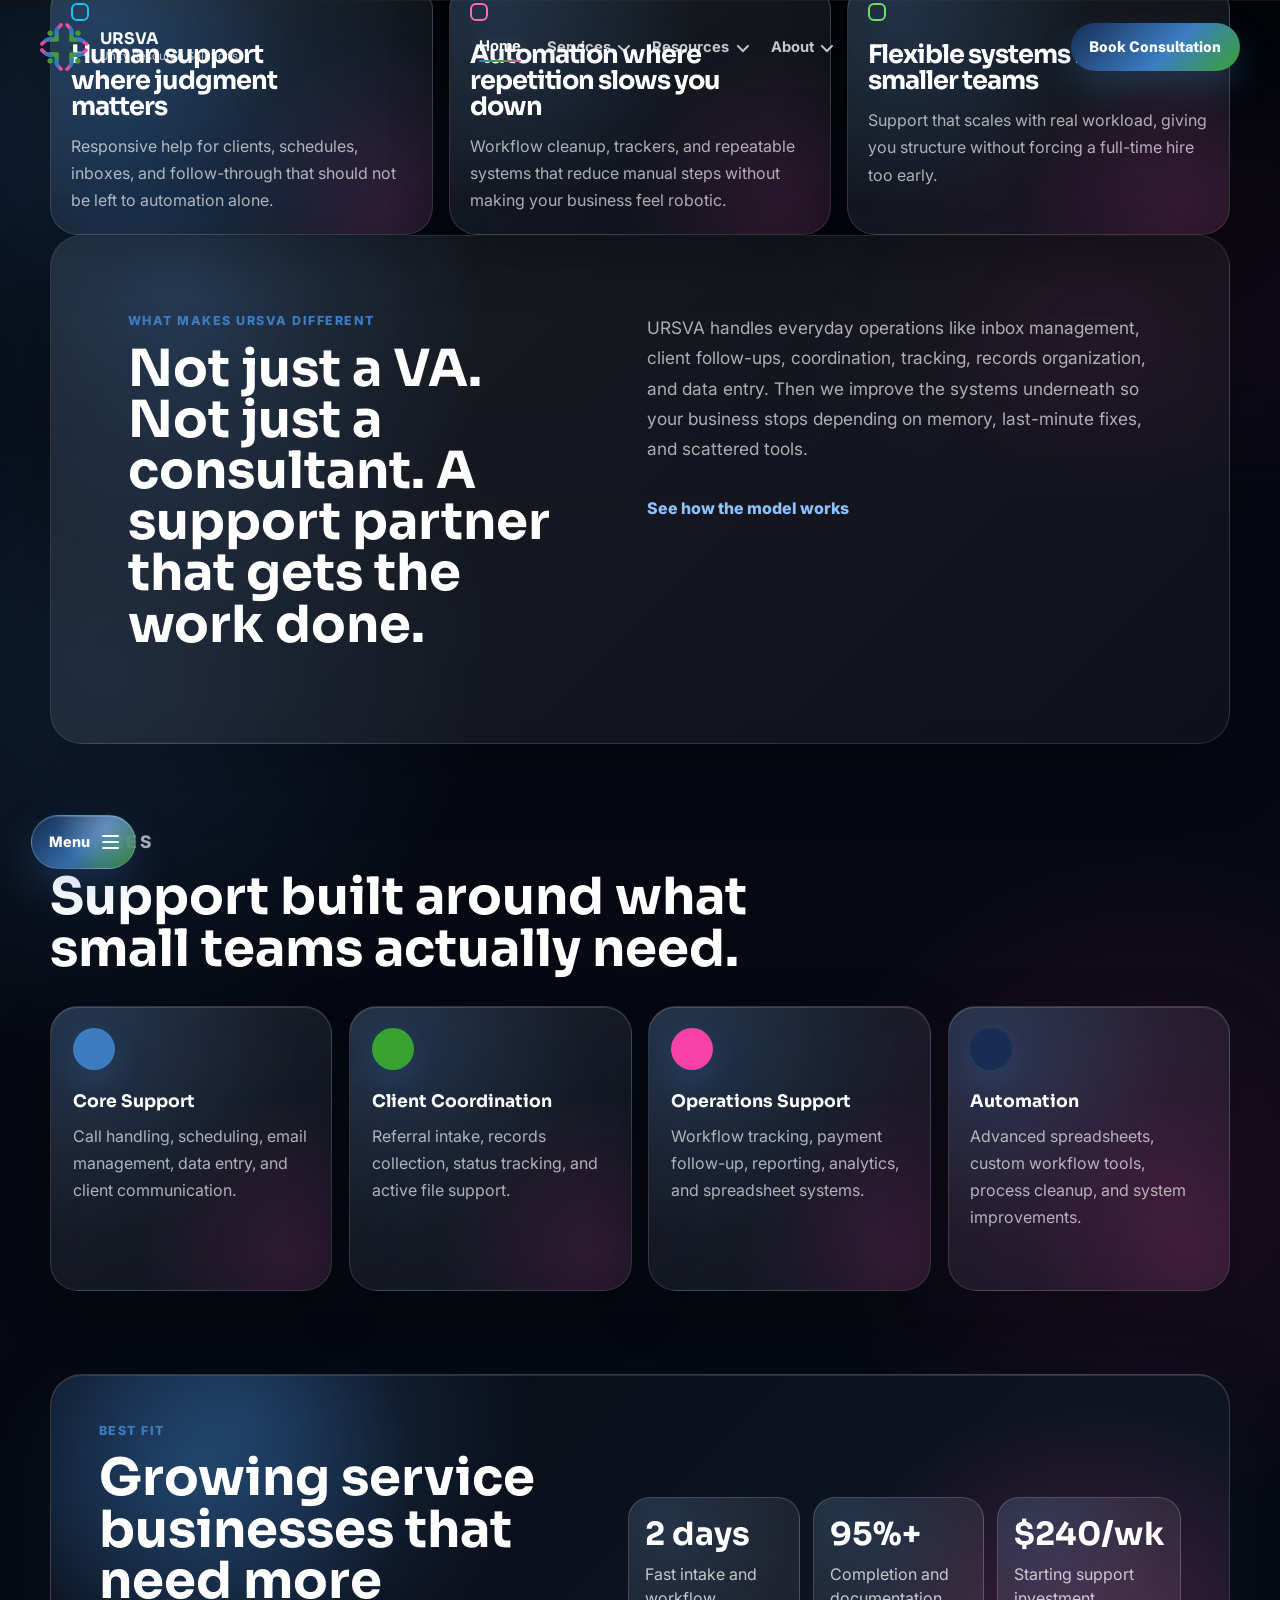
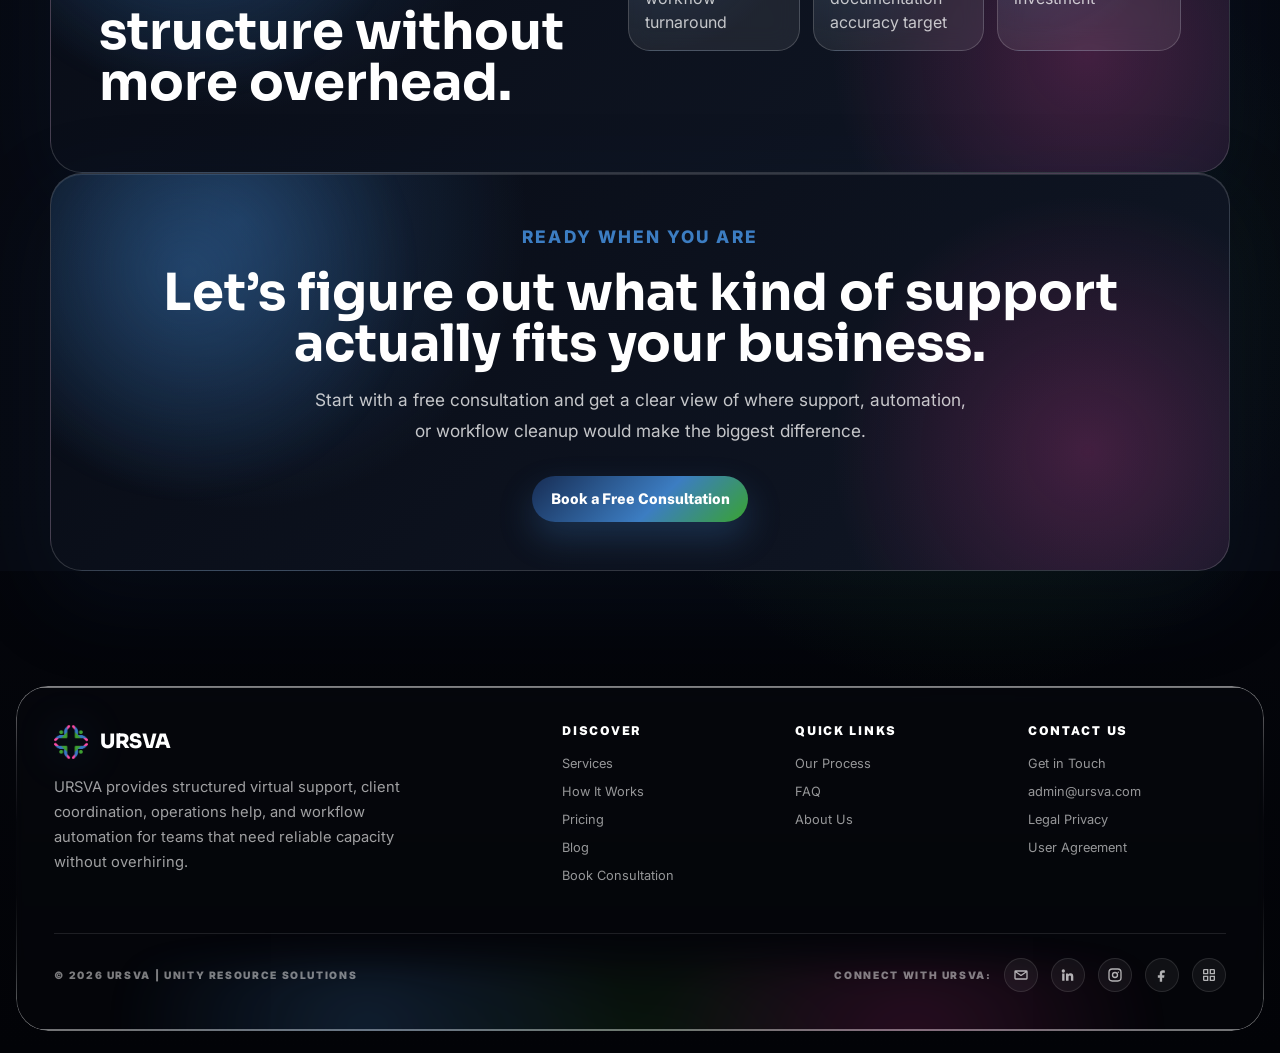
<file: index.html>
<!DOCTYPE html>
<html lang="en">
  <head>
    <meta charset="UTF-8" />
    <meta name="viewport" content="width=device-width, initial-scale=1.0" />
    <title>URSVA | Unity Resource Solutions</title>
    <meta
      name="description"
      content="URSVA combines automation and skilled virtual support to help small businesses build efficient, scalable operations."
    />
    <meta
      name="keywords"
      content="virtual assistant operations support, workflow automation, business process support, remote admin support, client coordination, scalable operations, URSVA"
    />
    <link rel="preconnect" href="https://fonts.googleapis.com" />
    <link rel="preconnect" href="https://fonts.gstatic.com" crossorigin />
    <link
      href="https://fonts.googleapis.com/css2?family=Inter:wght@300;400;500;600;700;800&family=Public+Sans:wght@400;500;600;700;800&family=Sora:wght@500;600;700;800&display=swap"
      rel="stylesheet"
    />
    <link rel="stylesheet" href="assets/css/styles.css?v=nav-groups-v1" />
  </head>
  <body class="home-page">
    <header class="site-header home-header">
      <a class="brand" href="index.html" aria-label="URSVA home">
        <img src="assets/images/ursva-logo.png" alt="URSVA logo" />
        <span><strong>URSVA</strong><small>Unity Resource Solutions</small></span>
      </a>
      <button class="nav-toggle" type="button" aria-label="Open menu" aria-expanded="false">
        <span></span><span></span>
      </button>
      <nav class="site-nav" aria-label="Primary navigation">
        <a class="active" href="index.html">Home</a>
        <div class="nav-item nav-dropdown services-menu">
          <a class="nav-link has-menu" href="pages/services.html">Services</a>
          <div class="mega-menu" aria-label="Services menu">
            <div class="mega-menu-header">
              <h2>Services</h2>
              <p>Choose support, process, and pricing details for your team.</p>
            </div>
            <div class="mega-service-grid">
              <a class="mega-service-link" href="pages/services.html#core-support">
                <span class="mini-icon blue"></span>
                <span><strong>Core Support</strong><small>Daily admin, inbox, scheduling, and follow-ups.</small></span>
                <em></em>
              </a>
              <a class="mega-service-link" href="pages/services.html#coordination">
                <span class="mini-icon green"></span>
                <span><strong>Client Coordination</strong><small>Referral intake, records, tracking, and updates.</small></span>
                <em></em>
              </a>
              <a class="mega-service-link" href="pages/services.html#operations">
                <span class="mini-icon pink"></span>
                <span><strong>Operations Support</strong><small>Workflow visibility, reporting, and revenue support.</small></span>
                <em></em>
              </a>
              <a class="mega-service-link" href="pages/services.html#automation">
                <span class="mini-icon dark"></span>
                <span><strong>Workflow Automation</strong><small>Custom trackers, spreadsheets, and process cleanup.</small></span>
                <em></em>
              </a>
              <a class="mega-service-link priority-link process-link" href="pages/how-it-works.html">
                <span class="mini-icon blue"></span>
                <span><strong>How It Works</strong><small>See our onboarding and support process.</small></span>
                <em></em>
              </a>
              <a class="mega-service-link priority-link pricing-link" href="pages/pricing.html">
                <span class="mini-icon green"></span>
                <span><strong>Pricing</strong><small>Review plans that scale with your operations.</small></span>
                <em></em>
              </a>
            </div>
          </div>
        </div>
        <div class="nav-item nav-dropdown resources-menu">
          <a class="nav-link has-menu" href="pages/blog.html">Resources</a>
          <div class="mega-menu compact" aria-label="Resources menu">
            <div class="mega-menu-header">
              <h2>Resources</h2>
              <p>Helpful answers, proof points, and practical operations notes.</p>
            </div>
            <div class="mega-service-grid">
              <a class="mega-service-link" href="pages/faq.html">
                <span class="mini-icon blue"></span>
                <span><strong>FAQ</strong><small>Answers to common support and onboarding questions.</small></span>
                <em></em>
              </a>
              <a class="mega-service-link" href="pages/testimonials.html">
                <span class="mini-icon green"></span>
                <span><strong>Testimonials</strong><small>What clients value about structured support.</small></span>
                <em></em>
              </a>
              <a class="mega-service-link" href="pages/blog.html">
                <span class="mini-icon pink"></span>
                <span><strong>Blog</strong><small>Ideas for cleaner operations and smarter delegation.</small></span>
                <em></em>
              </a>
            </div>
          </div>
        </div>
        <div class="nav-item nav-dropdown about-menu">
          <a class="nav-link has-menu" href="pages/about.html">About</a>
          <div class="mega-menu compact small" aria-label="About menu">
            <div class="mega-menu-header">
              <h2>About</h2>
              <p>Meet URSVA and connect with our team.</p>
            </div>
            <div class="mega-service-grid">
              <a class="mega-service-link" href="pages/about.html">
                <span class="mini-icon blue"></span>
                <span><strong>About Us</strong><small>Learn the purpose behind URSVA.</small></span>
                <em></em>
              </a>
              <a class="mega-service-link" href="pages/contact.html">
                <span class="mini-icon green"></span>
                <span><strong>Contact</strong><small>Book a consultation or send us a message.</small></span>
                <em></em>
              </a>
            </div>
          </div>
        </div>
      </nav>
      <a class="header-cta" href="pages/contact.html">Book Consultation</a>
    </header>

    <main>
      <section class="hero stellar-hero react-assistant-hero">
        <div
          id="virtual-assistant-hero-root"
          data-day-image="assets/images/ursva-assistant-day-hero.jpeg"
          data-sunset-image="assets/images/ursva-assistant-sunset-hero.jpeg"
          data-night-image="assets/images/ursva-assistant-night-hero-hd-v2.jpeg"
          data-contact="pages/contact.html"
        ></div>
      </section>

      <section class="feature-band" aria-label="URSVA operating advantages">
        <article>
          <span class="mini-icon blue"></span>
          <h2>Human support where judgment matters</h2>
          <p>Responsive help for clients, schedules, inboxes, and follow-through that should not be left to automation alone.</p>
        </article>
        <article>
          <span class="mini-icon pink"></span>
          <h2>Automation where repetition slows you down</h2>
          <p>Workflow cleanup, trackers, and repeatable systems that reduce manual steps without making your business feel robotic.</p>
        </article>
        <article>
          <span class="mini-icon green"></span>
          <h2>Flexible systems for smaller teams</h2>
          <p>Support that scales with real workload, giving you structure without forcing a full-time hire too early.</p>
        </article>
      </section>

      <section class="section two-column">
        <div>
          <p class="eyebrow">What makes URSVA different</p>
          <h2>Not just a VA. Not just a consultant. A support partner that gets the work done.</h2>
        </div>
        <div class="rich-copy">
          <p>
            URSVA handles everyday operations like inbox management, client follow-ups,
            coordination, tracking, records organization, and data entry. Then we improve
            the systems underneath so your business stops depending on memory,
            last-minute fixes, and scattered tools.
          </p>
          <a class="text-link" href="pages/how-it-works.html">See how the model works</a>
        </div>
      </section>

      <section class="section">
        <div class="section-heading">
          <p class="eyebrow">Services</p>
          <h2>Support built around what small teams actually need.</h2>
        </div>

        <div class="cards four">
          <article class="card">
            <span class="card-icon blue"></span>
            <h3>Core Support</h3>
            <p>Call handling, scheduling, email management, data entry, and client communication.</p>
          </article>
          <article class="card">
            <span class="card-icon green"></span>
            <h3>Client Coordination</h3>
            <p>Referral intake, records collection, status tracking, and active file support.</p>
          </article>
          <article class="card">
            <span class="card-icon pink"></span>
            <h3>Operations Support</h3>
            <p>Workflow tracking, payment follow-up, reporting, analytics, and spreadsheet systems.</p>
          </article>
          <article class="card">
            <span class="card-icon dark"></span>
            <h3>Automation</h3>
            <p>Advanced spreadsheets, custom workflow tools, process cleanup, and system improvements.</p>
          </article>
        </div>
      </section>

      <section class="section feature-panel">
        <div>
          <p class="eyebrow">Best fit</p>
          <h2>Growing service businesses that need more structure without more overhead.</h2>
        </div>
        <div class="stat-grid">
          <div>
            <strong>2 days</strong>
            <span>Fast intake and workflow turnaround</span>
          </div>
          <div>
            <strong>95%+</strong>
            <span>Completion and documentation accuracy target</span>
          </div>
          <div>
            <strong>$240/wk</strong>
            <span>Starting support investment</span>
          </div>
        </div>
      </section>

      <section class="section cta-section">
        <p class="eyebrow">Ready when you are</p>
        <h2>Let’s figure out what kind of support actually fits your business.</h2>
        <p>
          Start with a free consultation and get a clear view of where support,
          automation, or workflow cleanup would make the biggest difference.
        </p>
        <a class="button primary" href="pages/contact.html">Book a Free Consultation</a>
      </section>
    </main>

<footer class="site-footer liquid-glass">
      <div class="footer-grid">
        <section class="footer-brand-block" aria-label="URSVA footer overview">
          <a class="footer-brand" href="index.html" aria-label="URSVA home">
            <img src="assets/images/ursva-logo.png" alt="URSVA logo" />
            <span>URSVA</span>
          </a>
          <p>
            URSVA provides structured virtual support, client coordination,
            operations help, and workflow automation for teams that need
            reliable capacity without overhiring.
          </p>
        </section>

        <nav class="footer-links-grid" aria-label="Footer navigation">
          <div>
            <h2>Discover</h2>
            <a href="pages/services.html">Services</a>
            <a href="pages/how-it-works.html">How It Works</a>
            <a href="pages/pricing.html">Pricing</a>
            <a href="pages/blog.html">Blog</a>
            <a href="pages/contact.html">Book Consultation</a>
          </div>
          <div>
            <h2>Quick Links</h2>
            <a href="pages/how-it-works.html#onboarding">Our Process</a>
            <a href="pages/faq.html">FAQ</a>
            <a href="pages/about.html">About Us</a>
          </div>
          <div>
            <h2>Contact Us</h2>
            <a href="pages/contact.html">Get in Touch</a>
            <a href="mailto:admin@ursva.com">admin@ursva.com</a>
            <a href="pages/privacy-policy.html">Legal Privacy</a>
            <a href="pages/terms-of-service.html">User Agreement</a>
          </div>
        </nav>
      </div>

      <div class="footer-bottom-bar">
        <p>© 2026 URSVA | Unity Resource Solutions</p>
        <div class="footer-socials" aria-label="Social links">
          <span>Connect with URSVA:</span>
          <a href="mailto:admin@ursva.com" aria-label="Email URSVA">
            <svg viewBox="0 0 24 24" aria-hidden="true"><path d="M4 5h16a2 2 0 0 1 2 2v10a2 2 0 0 1-2 2H4a2 2 0 0 1-2-2V7a2 2 0 0 1 2-2Zm0 3.2V17h16V8.2l-7.34 5.14a1.15 1.15 0 0 1-1.32 0L4 8.2Zm1.5-1.1L12 11.66l6.5-4.56h-13Z" /></svg>
          </a>
          <a href="https://www.linkedin.com/company/unityrsva/posts/?feedView=all" target="_blank" rel="noopener" aria-label="Visit URSVA on LinkedIn">
            <svg viewBox="0 0 24 24" aria-hidden="true"><path d="M4.98 3.5A2.48 2.48 0 1 1 5 8.46 2.48 2.48 0 0 1 4.98 3.5ZM3.25 9.75h3.5V20.5h-3.5V9.75Zm5.75 0h3.35v1.47h.05c.47-.88 1.62-1.8 3.33-1.8 3.56 0 4.22 2.34 4.22 5.38v5.7h-3.5v-5.05c0-1.2-.02-2.75-1.68-2.75-1.68 0-1.94 1.31-1.94 2.67v5.13H9V9.75Z" /></svg>
          </a>
          <a href="https://www.instagram.com/unityrsva/" target="_blank" rel="noopener" aria-label="Visit URSVA on Instagram">
            <svg viewBox="0 0 24 24" aria-hidden="true"><path d="M7.75 2h8.5A5.76 5.76 0 0 1 22 7.75v8.5A5.76 5.76 0 0 1 16.25 22h-8.5A5.76 5.76 0 0 1 2 16.25v-8.5A5.76 5.76 0 0 1 7.75 2Zm0 2A3.75 3.75 0 0 0 4 7.75v8.5A3.75 3.75 0 0 0 7.75 20h8.5A3.75 3.75 0 0 0 20 16.25v-8.5A3.75 3.75 0 0 0 16.25 4h-8.5ZM12 7.25A4.75 4.75 0 1 1 12 16.75 4.75 4.75 0 0 1 12 7.25Zm0 2A2.75 2.75 0 1 0 12 14.75 2.75 2.75 0 0 0 12 9.25Zm5.05-2.65a1.1 1.1 0 1 1 0 2.2 1.1 1.1 0 0 1 0-2.2Z" /></svg>
          </a>
          <a href="https://www.facebook.com/unityrsva/" target="_blank" rel="noopener" aria-label="Visit URSVA on Facebook">
            <svg viewBox="0 0 24 24" aria-hidden="true"><path d="M14 8.5h2.25V5.25A10.2 10.2 0 0 0 13.4 5c-2.82 0-4.75 1.72-4.75 4.86v2.64H5.75V16h2.9v6h3.55v-6h2.95l.47-3.5H12.2V10.2c0-1.01.27-1.7 1.8-1.7Z" /></svg>
          </a>
          <a href="pages/services.html" aria-label="Explore URSVA services">
            <svg viewBox="0 0 24 24" aria-hidden="true"><path d="M5 3h6v8H3V5a2 2 0 0 1 2-2Zm0 2v4h4V5H5Zm8-2h6a2 2 0 0 1 2 2v6h-8V3Zm2 2v4h4V5h-4ZM3 13h8v8H5a2 2 0 0 1-2-2v-6Zm2 2v4h4v-4H5Zm8-2h8v6a2 2 0 0 1-2 2h-6v-8Zm2 2v4h4v-4h-4Z" /></svg>
          </a>
        </div>
      </div>
    </footer>

    <script type="module" src="assets/js/virtual-assistant-hero.react.js?v=nav-groups-v1"></script>
    <script src="assets/js/main.js?v=nav-groups-v1"></script>
  </body>
</html>
</file>
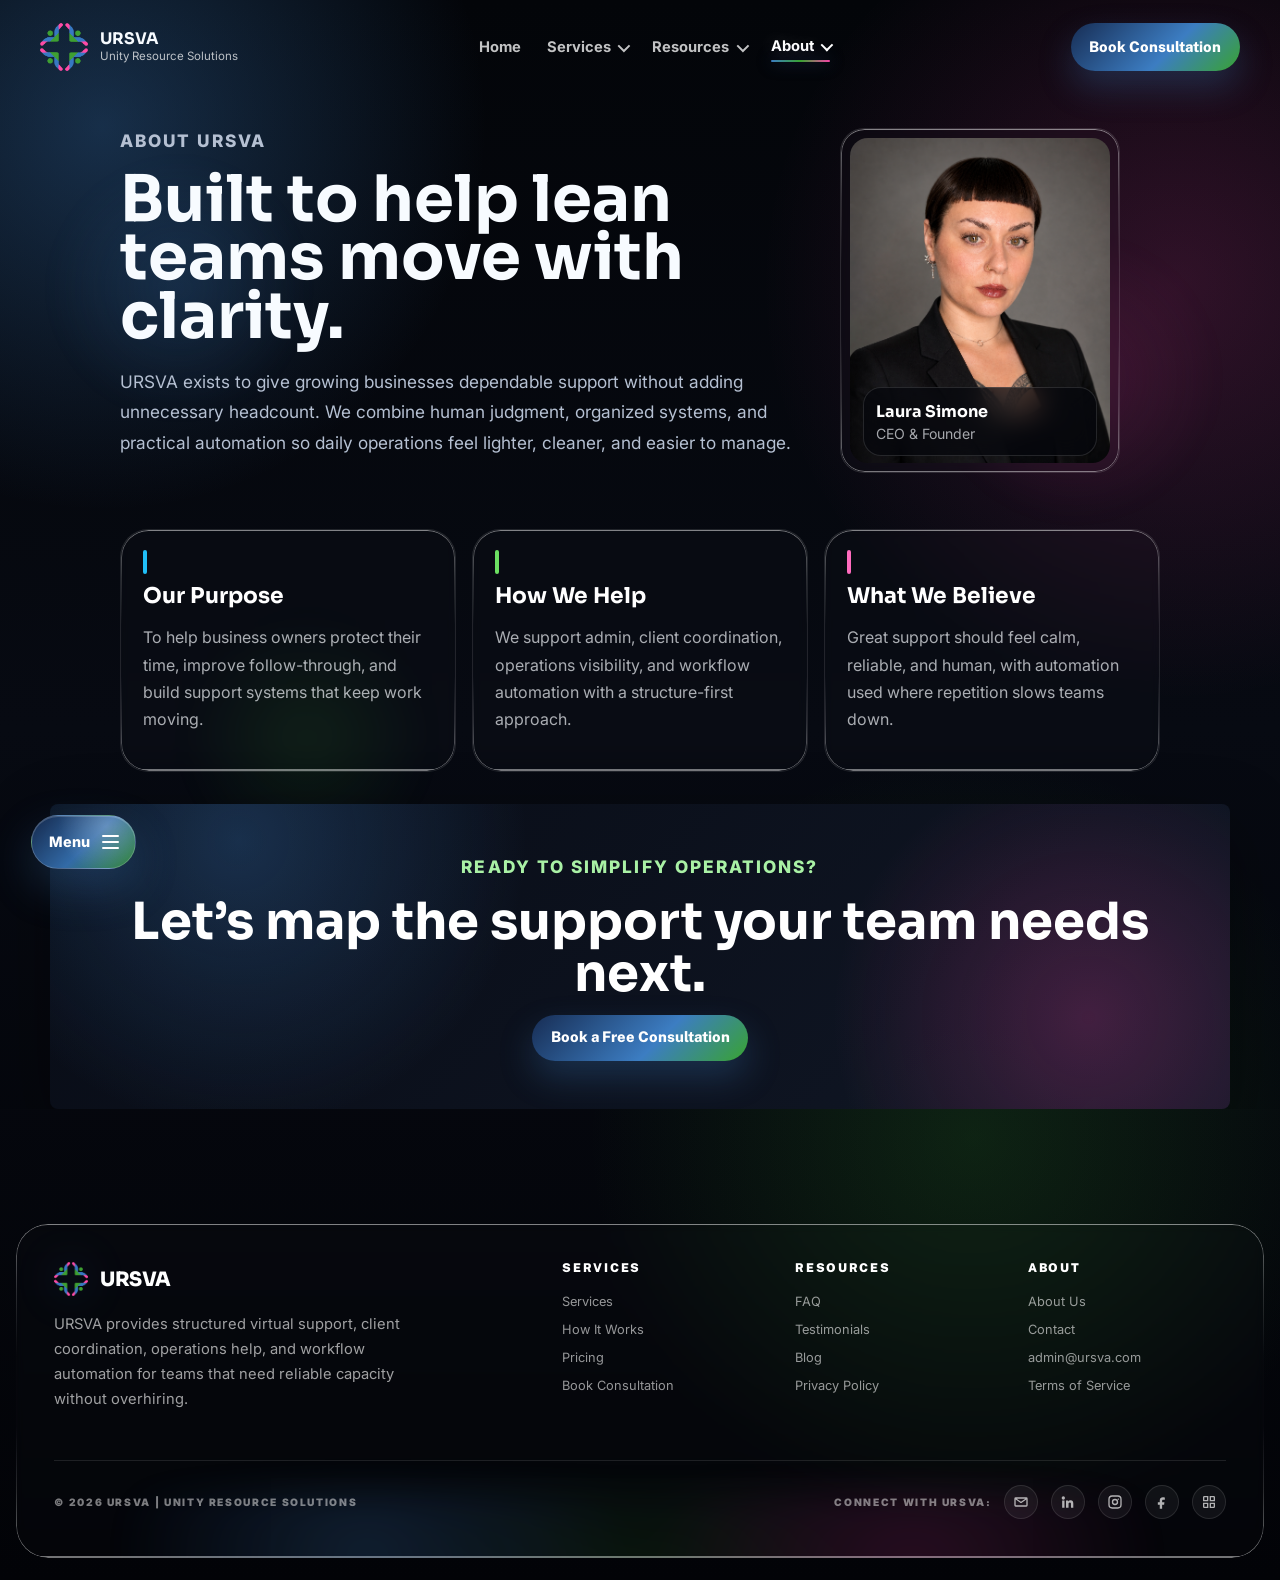
<file: pages/about.html>
<!DOCTYPE html>
<html lang="en">
  <head>
    <meta charset="UTF-8" />
    <meta name="viewport" content="width=device-width, initial-scale=1.0" />
    <link rel="preconnect" href="https://fonts.googleapis.com" />
    <link rel="preconnect" href="https://fonts.gstatic.com" crossorigin />
    <link href="https://fonts.googleapis.com/css2?family=Inter:wght@300;400;500;600;700;800&family=Public+Sans:wght@400;500;600;700;800&family=Sora:wght@500;600;700;800&display=swap" rel="stylesheet" />
    <link rel="stylesheet" href="../assets/css/styles.css" />
    <title>About Us | URSVA</title>
    <meta name="description" content="Learn about URSVA, a virtual support and workflow automation company founded by Laura Simone." />
    <meta name="keywords" content="about URSVA, Laura Simone CEO, virtual assistant company, workflow automation support" />
  </head>
  <body class="about-page">
    <header class="site-header">
      <a class="brand" href="../index.html" aria-label="URSVA home">
        <img src="../assets/images/ursva-logo.png" alt="URSVA logo" />
        <span><strong>URSVA</strong><small>Unity Resource Solutions</small></span>
      </a>
      <button class="nav-toggle" type="button" aria-label="Open menu" aria-expanded="false">
        <span></span><span></span>
      </button>
      <nav class="site-nav" aria-label="Primary navigation">
        <a href="../index.html">Home</a>
        <div class="nav-item nav-dropdown services-menu">
          <a class="nav-link has-menu" href="services.html">Services</a>
          <div class="mega-menu" aria-label="Services menu">
            <div class="mega-menu-header">
              <h2>Services</h2>
              <p>Choose support, process, and pricing details for your team.</p>
            </div>
            <div class="mega-service-grid">
              <a class="mega-service-link" href="services.html#core-support"><span class="mini-icon blue"></span><span><strong>Core Support</strong><small>Daily admin, inbox, scheduling, and follow-ups.</small></span><em></em></a>
              <a class="mega-service-link" href="services.html#coordination"><span class="mini-icon green"></span><span><strong>Client Coordination</strong><small>Referral intake, records, tracking, and updates.</small></span><em></em></a>
              <a class="mega-service-link" href="services.html#operations"><span class="mini-icon pink"></span><span><strong>Operations Support</strong><small>Workflow visibility, reporting, and revenue support.</small></span><em></em></a>
              <a class="mega-service-link" href="services.html#automation"><span class="mini-icon dark"></span><span><strong>Workflow Automation</strong><small>Custom trackers, spreadsheets, and process cleanup.</small></span><em></em></a>
              <a class="mega-service-link priority-link process-link" href="how-it-works.html"><span class="mini-icon blue"></span><span><strong>How It Works</strong><small>See our onboarding and support process.</small></span><em></em></a>
              <a class="mega-service-link priority-link pricing-link" href="pricing.html"><span class="mini-icon green"></span><span><strong>Pricing</strong><small>Review plans that scale with your operations.</small></span><em></em></a>
            </div>
          </div>
        </div>
        <div class="nav-item nav-dropdown resources-menu">
          <a class="nav-link has-menu" href="blog.html">Resources</a>
          <div class="mega-menu compact" aria-label="Resources menu">
            <div class="mega-menu-header"><h2>Resources</h2><p>Helpful answers, proof points, and practical operations notes.</p></div>
            <div class="mega-service-grid">
              <a class="mega-service-link" href="faq.html"><span class="mini-icon blue"></span><span><strong>FAQ</strong><small>Answers to common support and onboarding questions.</small></span><em></em></a>
              <a class="mega-service-link" href="testimonials.html"><span class="mini-icon green"></span><span><strong>Testimonials</strong><small>What clients value about structured support.</small></span><em></em></a>
              <a class="mega-service-link" href="blog.html"><span class="mini-icon pink"></span><span><strong>Blog</strong><small>Ideas for cleaner operations and smarter delegation.</small></span><em></em></a>
            </div>
          </div>
        </div>
        <div class="nav-item nav-dropdown about-menu">
          <a class="nav-link active has-menu" href="about.html">About</a>
          <div class="mega-menu compact small" aria-label="About menu">
            <div class="mega-menu-header"><h2>About</h2><p>Meet URSVA and connect with our team.</p></div>
            <div class="mega-service-grid">
              <a class="mega-service-link" href="about.html"><span class="mini-icon blue"></span><span><strong>About Us</strong><small>Learn the purpose behind URSVA.</small></span><em></em></a>
              <a class="mega-service-link" href="contact.html"><span class="mini-icon green"></span><span><strong>Contact</strong><small>Book a consultation or send us a message.</small></span><em></em></a>
            </div>
          </div>
        </div>
      </nav>
      <a class="header-cta" href="contact.html">Book Consultation</a>
    </header>
    <main>
      <section class="page-hero about-hero">
        <div>
          <p class="eyebrow">About URSVA</p>
          <h1>Built to help lean teams move with clarity.</h1>
          <p>URSVA exists to give growing businesses dependable support without adding unnecessary headcount. We combine human judgment, organized systems, and practical automation so daily operations feel lighter, cleaner, and easier to manage.</p>
        </div>
        <figure class="founder-card liquid-glass">
          <img src="../assets/images/laura-simone-ceo-founder.png" alt="Laura Simone, CEO and Founder of URSVA" />
          <figcaption><strong>Laura Simone</strong><span>CEO & Founder</span></figcaption>
        </figure>
      </section>
      <section class="section about-purpose-grid">
        <article class="purpose-card liquid-glass"><span class="mini-icon blue"></span><h2>Our Purpose</h2><p>To help business owners protect their time, improve follow-through, and build support systems that keep work moving.</p></article>
        <article class="purpose-card liquid-glass"><span class="mini-icon green"></span><h2>How We Help</h2><p>We support admin, client coordination, operations visibility, and workflow automation with a structure-first approach.</p></article>
        <article class="purpose-card liquid-glass"><span class="mini-icon pink"></span><h2>What We Believe</h2><p>Great support should feel calm, reliable, and human, with automation used where repetition slows teams down.</p></article>
      </section>
      <section class="section cta-section slim"><p class="eyebrow">Ready to simplify operations?</p><h2>Let’s map the support your team needs next.</h2><a class="button primary" href="contact.html">Book a Free Consultation</a></section>
    </main>
    <footer class="site-footer liquid-glass">
      <div class="footer-grid">
        <section class="footer-brand-block" aria-label="URSVA footer overview">
          <a class="footer-brand" href="../index.html" aria-label="URSVA home">
            <img src="../assets/images/ursva-logo.png" alt="URSVA logo" />
            <span>URSVA</span>
          </a>
          <p>URSVA provides structured virtual support, client coordination, operations help, and workflow automation for teams that need reliable capacity without overhiring.</p>
        </section>
        <nav class="footer-links-grid" aria-label="Footer navigation">
          <div><h2>Services</h2><a href="services.html">Services</a><a href="how-it-works.html">How It Works</a><a href="pricing.html">Pricing</a><a href="contact.html">Book Consultation</a></div>
          <div><h2>Resources</h2><a href="faq.html">FAQ</a><a href="testimonials.html">Testimonials</a><a href="blog.html">Blog</a><a href="privacy-policy.html">Privacy Policy</a></div>
          <div><h2>About</h2><a href="about.html">About Us</a><a href="contact.html">Contact</a><a href="mailto:admin@ursva.com">admin@ursva.com</a><a href="terms-of-service.html">Terms of Service</a></div>
        </nav>
      </div>
      <div class="footer-bottom-bar">
        <p>© 2026 URSVA | Unity Resource Solutions</p>
        <div class="footer-socials" aria-label="Social links">
          <span>Connect with URSVA:</span>
          <a href="mailto:admin@ursva.com" aria-label="Email URSVA">
            <svg viewBox="0 0 24 24" aria-hidden="true"><path d="M4 5h16a2 2 0 0 1 2 2v10a2 2 0 0 1-2 2H4a2 2 0 0 1-2-2V7a2 2 0 0 1 2-2Zm0 3.2V17h16V8.2l-7.34 5.14a1.15 1.15 0 0 1-1.32 0L4 8.2Zm1.5-1.1L12 11.66l6.5-4.56h-13Z" /></svg>
          </a>
          <a href="https://www.linkedin.com/company/unityrsva/posts/?feedView=all" target="_blank" rel="noopener" aria-label="Visit URSVA on LinkedIn">
            <svg viewBox="0 0 24 24" aria-hidden="true"><path d="M4.98 3.5A2.48 2.48 0 1 1 5 8.46 2.48 2.48 0 0 1 4.98 3.5ZM3.25 9.75h3.5V20.5h-3.5V9.75Zm5.75 0h3.35v1.47h.05c.47-.88 1.62-1.8 3.33-1.8 3.56 0 4.22 2.34 4.22 5.38v5.7h-3.5v-5.05c0-1.2-.02-2.75-1.68-2.75-1.68 0-1.94 1.31-1.94 2.67v5.13H9V9.75Z" /></svg>
          </a>
          <a href="https://www.instagram.com/unityrsva/" target="_blank" rel="noopener" aria-label="Visit URSVA on Instagram">
            <svg viewBox="0 0 24 24" aria-hidden="true"><path d="M7.75 2h8.5A5.76 5.76 0 0 1 22 7.75v8.5A5.76 5.76 0 0 1 16.25 22h-8.5A5.76 5.76 0 0 1 2 16.25v-8.5A5.76 5.76 0 0 1 7.75 2Zm0 2A3.75 3.75 0 0 0 4 7.75v8.5A3.75 3.75 0 0 0 7.75 20h8.5A3.75 3.75 0 0 0 20 16.25v-8.5A3.75 3.75 0 0 0 16.25 4h-8.5ZM12 7.25A4.75 4.75 0 1 1 12 16.75 4.75 4.75 0 0 1 12 7.25Zm0 2A2.75 2.75 0 1 0 12 14.75 2.75 2.75 0 0 0 12 9.25Zm5.05-2.65a1.1 1.1 0 1 1 0 2.2 1.1 1.1 0 0 1 0-2.2Z" /></svg>
          </a>
          <a href="https://www.facebook.com/unityrsva/" target="_blank" rel="noopener" aria-label="Visit URSVA on Facebook">
            <svg viewBox="0 0 24 24" aria-hidden="true"><path d="M14 8.5h2.25V5.25A10.2 10.2 0 0 0 13.4 5c-2.82 0-4.75 1.72-4.75 4.86v2.64H5.75V16h2.9v6h3.55v-6h2.95l.47-3.5H12.2V10.2c0-1.01.27-1.7 1.8-1.7Z" /></svg>
          </a>
          <a href="services.html" aria-label="Explore URSVA services">
            <svg viewBox="0 0 24 24" aria-hidden="true"><path d="M5 3h6v8H3V5a2 2 0 0 1 2-2Zm0 2v4h4V5H5Zm8-2h6a2 2 0 0 1 2 2v6h-8V3Zm2 2v4h4V5h-4ZM3 13h8v8H5a2 2 0 0 1-2-2v-6Zm2 2v4h4v-4H5Zm8-2h8v6a2 2 0 0 1-2 2h-6v-8Zm2 2v4h4v-4h-4Z" /></svg>
          </a>
        </div>
      </div>
    </footer>
    <script src="../assets/js/main.js?v=nav-groups-v1"></script>
  </body>
</html>
</file>
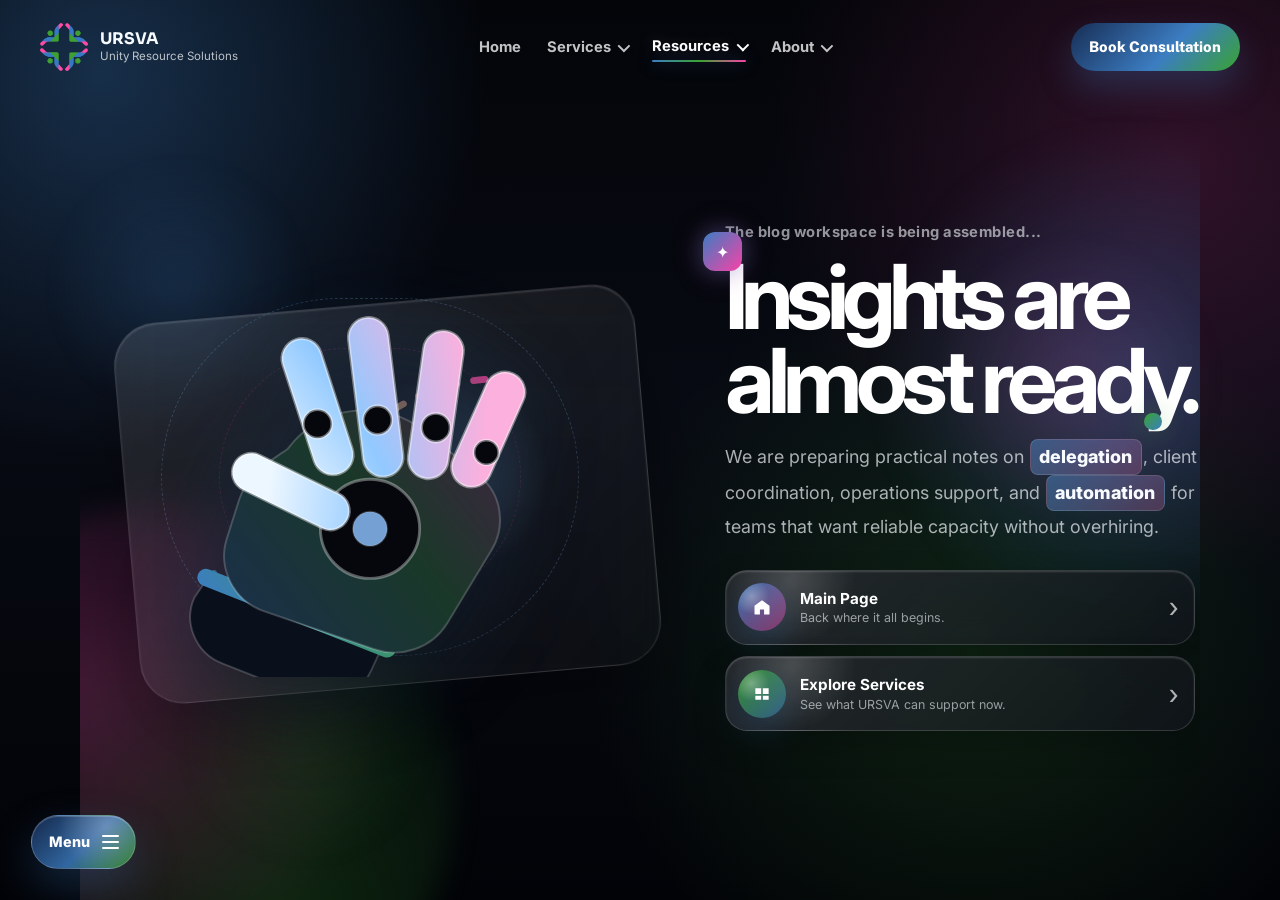
<file: pages/blog.html>
<!DOCTYPE html>
<html lang="en">
  <head>
    <meta charset="UTF-8" />
    <meta name="viewport" content="width=device-width, initial-scale=1.0" />
    <title>Blog | URSVA</title>
    <meta
      name="description"
      content="Read URSVA insights on virtual assistant support, client coordination, workflow automation, and scalable operations for lean teams."
    />
    <meta
      name="keywords"
      content="URSVA blog, virtual assistant tips, operations support insights, workflow automation articles, client coordination, remote admin support, small business operations"
    />
    <link rel="preconnect" href="https://fonts.googleapis.com" />
    <link rel="preconnect" href="https://fonts.gstatic.com" crossorigin />
    <link
      href="https://fonts.googleapis.com/css2?family=Inter:wght@300;400;500;600;700;800&family=Public+Sans:wght@400;500;600;700;800&family=Sora:wght@500;600;700;800&display=swap"
      rel="stylesheet"
    />
    <link rel="stylesheet" href="../assets/css/styles.css" />
  </head>
  <body class="blog-placeholder-page">
    <header class="site-header">
      <a class="brand" href="../index.html" aria-label="URSVA home">
        <img src="../assets/images/ursva-logo.png" alt="URSVA logo" />
        <span><strong>URSVA</strong><small>Unity Resource Solutions</small></span>
      </a>
      <button class="nav-toggle" type="button" aria-label="Open menu" aria-expanded="false">
        <span></span><span></span>
      </button>
      <nav class="site-nav" aria-label="Primary navigation">
        <a href="../index.html">Home</a>
        <div class="nav-item nav-dropdown services-menu">
          <a class="nav-link has-menu" href="services.html">Services</a>
          <div class="mega-menu" aria-label="Services menu">
            <div class="mega-menu-header">
              <h2>Services</h2>
              <p>Choose support, process, and pricing details for your team.</p>
            </div>
            <div class="mega-service-grid">
              <a class="mega-service-link" href="services.html#core-support">
                <span class="mini-icon blue"></span>
                <span><strong>Core Support</strong><small>Daily admin, inbox, scheduling, and follow-ups.</small></span>
                <em></em>
              </a>
              <a class="mega-service-link" href="services.html#coordination">
                <span class="mini-icon green"></span>
                <span><strong>Client Coordination</strong><small>Referral intake, records, tracking, and updates.</small></span>
                <em></em>
              </a>
              <a class="mega-service-link" href="services.html#operations">
                <span class="mini-icon pink"></span>
                <span><strong>Operations Support</strong><small>Workflow visibility, reporting, and revenue support.</small></span>
                <em></em>
              </a>
              <a class="mega-service-link" href="services.html#automation">
                <span class="mini-icon dark"></span>
                <span><strong>Workflow Automation</strong><small>Custom trackers, spreadsheets, and process cleanup.</small></span>
                <em></em>
              </a>
              <a class="mega-service-link priority-link process-link" href="how-it-works.html">
                <span class="mini-icon blue"></span>
                <span><strong>How It Works</strong><small>See our onboarding and support process.</small></span>
                <em></em>
              </a>
              <a class="mega-service-link priority-link pricing-link" href="pricing.html">
                <span class="mini-icon green"></span>
                <span><strong>Pricing</strong><small>Review plans that scale with your operations.</small></span>
                <em></em>
              </a>
            </div>
          </div>
        </div>
        <div class="nav-item nav-dropdown resources-menu">
          <a class="nav-link active has-menu" href="blog.html">Resources</a>
          <div class="mega-menu compact" aria-label="Resources menu">
            <div class="mega-menu-header">
              <h2>Resources</h2>
              <p>Helpful answers, proof points, and practical operations notes.</p>
            </div>
            <div class="mega-service-grid">
              <a class="mega-service-link" href="faq.html">
                <span class="mini-icon blue"></span>
                <span><strong>FAQ</strong><small>Answers to common support and onboarding questions.</small></span>
                <em></em>
              </a>
              <a class="mega-service-link" href="testimonials.html">
                <span class="mini-icon green"></span>
                <span><strong>Testimonials</strong><small>What clients value about structured support.</small></span>
                <em></em>
              </a>
              <a class="mega-service-link" href="blog.html">
                <span class="mini-icon pink"></span>
                <span><strong>Blog</strong><small>Ideas for cleaner operations and smarter delegation.</small></span>
                <em></em>
              </a>
            </div>
          </div>
        </div>
        <div class="nav-item nav-dropdown about-menu">
          <a class="nav-link has-menu" href="about.html">About</a>
          <div class="mega-menu compact small" aria-label="About menu">
            <div class="mega-menu-header">
              <h2>About</h2>
              <p>Meet URSVA and connect with our team.</p>
            </div>
            <div class="mega-service-grid">
              <a class="mega-service-link" href="about.html">
                <span class="mini-icon blue"></span>
                <span><strong>About Us</strong><small>Learn the purpose behind URSVA.</small></span>
                <em></em>
              </a>
              <a class="mega-service-link" href="contact.html">
                <span class="mini-icon green"></span>
                <span><strong>Contact</strong><small>Book a consultation or send us a message.</small></span>
                <em></em>
              </a>
            </div>
          </div>
        </div>
      </nav>
      <a class="header-cta" href="contact.html">Book Consultation</a>
    </header>

    <main class="blog-placeholder-main">
      <section class="blog-empty-hero" aria-labelledby="blog-empty-title">
        <div class="blog-empty-visual" aria-hidden="true">
          <div class="robot-orbit robot-orbit-one"></div>
          <div class="robot-orbit robot-orbit-two"></div>
          <svg class="robot-hand" viewBox="0 0 520 420" role="img" aria-label="">
            <defs>
              <linearGradient id="robotPalm" x1="84" x2="386" y1="334" y2="94" gradientUnits="userSpaceOnUse">
                <stop stop-color="#3c7dc2" />
                <stop offset="0.52" stop-color="#39a331" />
                <stop offset="1" stop-color="#f742a7" />
              </linearGradient>
              <linearGradient id="robotFinger" x1="120" x2="344" y1="136" y2="56" gradientUnits="userSpaceOnUse">
                <stop stop-color="#edf7ff" />
                <stop offset="0.48" stop-color="#91c9ff" />
                <stop offset="1" stop-color="#fbb0dd" />
              </linearGradient>
            </defs>
            <path class="robot-glow-path" d="M85 315c62-21 100-63 136-113 36-49 84-89 163-95" />
            <g class="robot-wrist">
              <path d="M76 336c-12 26 1 58 29 69l88 35c26 10 56-2 68-27l14-30-182-72-17 25Z" fill="#0a101b" />
              <path d="M88 315l190 75" fill="none" stroke="url(#robotPalm)" stroke-width="18" stroke-linecap="round" />
            </g>
            <g class="robot-palm">
              <path d="M174 180c34-46 100-54 145-17l56 46c23 19 28 52 12 78l-46 76c-16 26-48 37-77 27l-116-40c-31-11-48-45-38-76l13-41c9-26 25-35 51-53Z" fill="#111827" />
              <path d="M174 180c34-46 100-54 145-17l56 46c23 19 28 52 12 78l-46 76c-16 26-48 37-77 27l-116-40c-31-11-48-45-38-76l13-41c9-26 25-35 51-53Z" fill="url(#robotPalm)" opacity=".23" />
              <circle cx="260" cy="264" r="52" fill="#05070d" stroke="rgba(255,255,255,.34)" stroke-width="3" />
              <circle cx="260" cy="264" r="18" fill="#8dc2ff" opacity=".82" />
            </g>
            <g class="robot-fingers" fill="url(#robotFinger)">
              <rect x="184" y="62" width="42" height="148" rx="21" transform="rotate(-18 205 136)" />
              <rect x="245" y="42" width="42" height="168" rx="21" transform="rotate(-7 266 126)" />
              <rect x="308" y="56" width="42" height="156" rx="21" transform="rotate(8 329 134)" />
              <rect x="363" y="96" width="42" height="128" rx="21" transform="rotate(24 384 160)" />
              <rect x="111" y="205" width="132" height="40" rx="20" transform="rotate(26 177 225)" />
            </g>
            <g class="robot-joints" fill="#05070d" stroke="rgba(255,255,255,.42)" stroke-width="3">
              <circle cx="205" cy="154" r="15" />
              <circle cx="268" cy="150" r="15" />
              <circle cx="329" cy="158" r="15" />
              <circle cx="382" cy="184" r="13" />
            </g>
          </svg>
        </div>

        <div class="blog-empty-copy">
          <p class="blog-lost-text">The blog workspace is being assembled...</p>
          <div class="blog-title-wrap">
            <span class="blog-deco blog-deco-spark" aria-hidden="true">✦</span>
            <h1 id="blog-empty-title">Insights are almost ready.</h1>
            <span class="blog-deco blog-deco-dot" aria-hidden="true"></span>
          </div>
          <p>
            We are preparing practical notes on <mark>delegation</mark>,
            client coordination, operations support, and <mark>automation</mark>
            for teams that want reliable capacity without overhiring.
          </p>

          <div class="blog-empty-cards" aria-label="Helpful links while the blog is being finalized">
            <a class="blog-empty-card" href="../index.html">
              <span class="blog-card-orb" aria-hidden="true">
                <svg viewBox="0 0 24 24"><path d="M3 10.5 12 4l9 6.5V20a1 1 0 0 1-1 1h-5.5v-6h-5v6H4a1 1 0 0 1-1-1v-9.5Z" /></svg>
              </span>
              <span><strong>Main Page</strong><small>Back where it all begins.</small></span>
              <em aria-hidden="true">›</em>
            </a>
            <a class="blog-empty-card" href="services.html">
              <span class="blog-card-orb green" aria-hidden="true">
                <svg viewBox="0 0 24 24"><path d="M4 5h7v7H4V5Zm9 0h7v7h-7V5ZM4 14h7v5H4v-5Zm9 0h7v5h-7v-5Z" /></svg>
              </span>
              <span><strong>Explore Services</strong><small>See what URSVA can support now.</small></span>
              <em aria-hidden="true">›</em>
            </a>
          </div>
        </div>
      </section>
    </main>

<footer class="site-footer liquid-glass">
      <div class="footer-grid">
        <section class="footer-brand-block" aria-label="URSVA footer overview">
          <a class="footer-brand" href="../index.html" aria-label="URSVA home">
            <img src="../assets/images/ursva-logo.png" alt="URSVA logo" />
            <span>URSVA</span>
          </a>
          <p>
            URSVA provides structured virtual support, client coordination,
            operations help, and workflow automation for teams that need
            reliable capacity without overhiring.
          </p>
        </section>

        <nav class="footer-links-grid" aria-label="Footer navigation">
          <div>
            <h2>Discover</h2>
            <a href="services.html">Services</a>
            <a href="how-it-works.html">How It Works</a>
            <a href="pricing.html">Pricing</a>
            <a href="blog.html">Blog</a>
            <a href="contact.html">Book Consultation</a>
          </div>
          <div>
            <h2>Quick Links</h2>
            <a href="how-it-works.html#onboarding">Our Process</a>
            <a href="faq.html">FAQ</a>
            <a href="about.html">About Us</a>
          </div>
          <div>
            <h2>Contact Us</h2>
            <a href="contact.html">Get in Touch</a>
            <a href="mailto:admin@ursva.com">admin@ursva.com</a>
            <a href="privacy-policy.html">Legal Privacy</a>
            <a href="terms-of-service.html">User Agreement</a>
          </div>
        </nav>
      </div>

      <div class="footer-bottom-bar">
        <p>© 2026 URSVA | Unity Resource Solutions</p>
        <div class="footer-socials" aria-label="Social links">
          <span>Connect with URSVA:</span>
          <a href="mailto:admin@ursva.com" aria-label="Email URSVA">
            <svg viewBox="0 0 24 24" aria-hidden="true"><path d="M4 5h16a2 2 0 0 1 2 2v10a2 2 0 0 1-2 2H4a2 2 0 0 1-2-2V7a2 2 0 0 1 2-2Zm0 3.2V17h16V8.2l-7.34 5.14a1.15 1.15 0 0 1-1.32 0L4 8.2Zm1.5-1.1L12 11.66l6.5-4.56h-13Z" /></svg>
          </a>
          <a href="https://www.linkedin.com/company/unityrsva/posts/?feedView=all" target="_blank" rel="noopener" aria-label="Visit URSVA on LinkedIn">
            <svg viewBox="0 0 24 24" aria-hidden="true"><path d="M4.98 3.5A2.48 2.48 0 1 1 5 8.46 2.48 2.48 0 0 1 4.98 3.5ZM3.25 9.75h3.5V20.5h-3.5V9.75Zm5.75 0h3.35v1.47h.05c.47-.88 1.62-1.8 3.33-1.8 3.56 0 4.22 2.34 4.22 5.38v5.7h-3.5v-5.05c0-1.2-.02-2.75-1.68-2.75-1.68 0-1.94 1.31-1.94 2.67v5.13H9V9.75Z" /></svg>
          </a>
          <a href="https://www.instagram.com/unityrsva/" target="_blank" rel="noopener" aria-label="Visit URSVA on Instagram">
            <svg viewBox="0 0 24 24" aria-hidden="true"><path d="M7.75 2h8.5A5.76 5.76 0 0 1 22 7.75v8.5A5.76 5.76 0 0 1 16.25 22h-8.5A5.76 5.76 0 0 1 2 16.25v-8.5A5.76 5.76 0 0 1 7.75 2Zm0 2A3.75 3.75 0 0 0 4 7.75v8.5A3.75 3.75 0 0 0 7.75 20h8.5A3.75 3.75 0 0 0 20 16.25v-8.5A3.75 3.75 0 0 0 16.25 4h-8.5ZM12 7.25A4.75 4.75 0 1 1 12 16.75 4.75 4.75 0 0 1 12 7.25Zm0 2A2.75 2.75 0 1 0 12 14.75 2.75 2.75 0 0 0 12 9.25Zm5.05-2.65a1.1 1.1 0 1 1 0 2.2 1.1 1.1 0 0 1 0-2.2Z" /></svg>
          </a>
          <a href="https://www.facebook.com/unityrsva/" target="_blank" rel="noopener" aria-label="Visit URSVA on Facebook">
            <svg viewBox="0 0 24 24" aria-hidden="true"><path d="M14 8.5h2.25V5.25A10.2 10.2 0 0 0 13.4 5c-2.82 0-4.75 1.72-4.75 4.86v2.64H5.75V16h2.9v6h3.55v-6h2.95l.47-3.5H12.2V10.2c0-1.01.27-1.7 1.8-1.7Z" /></svg>
          </a>
          <a href="services.html" aria-label="Explore URSVA services">
            <svg viewBox="0 0 24 24" aria-hidden="true"><path d="M5 3h6v8H3V5a2 2 0 0 1 2-2Zm0 2v4h4V5H5Zm8-2h6a2 2 0 0 1 2 2v6h-8V3Zm2 2v4h4V5h-4ZM3 13h8v8H5a2 2 0 0 1-2-2v-6Zm2 2v4h4v-4H5Zm8-2h8v6a2 2 0 0 1-2 2h-6v-8Zm2 2v4h4v-4h-4Z" /></svg>
          </a>
        </div>
      </div>
    </footer>
    <script src="../assets/js/main.js?v=hero-scroll-reveal"></script>
  </body>
</html>
</file>
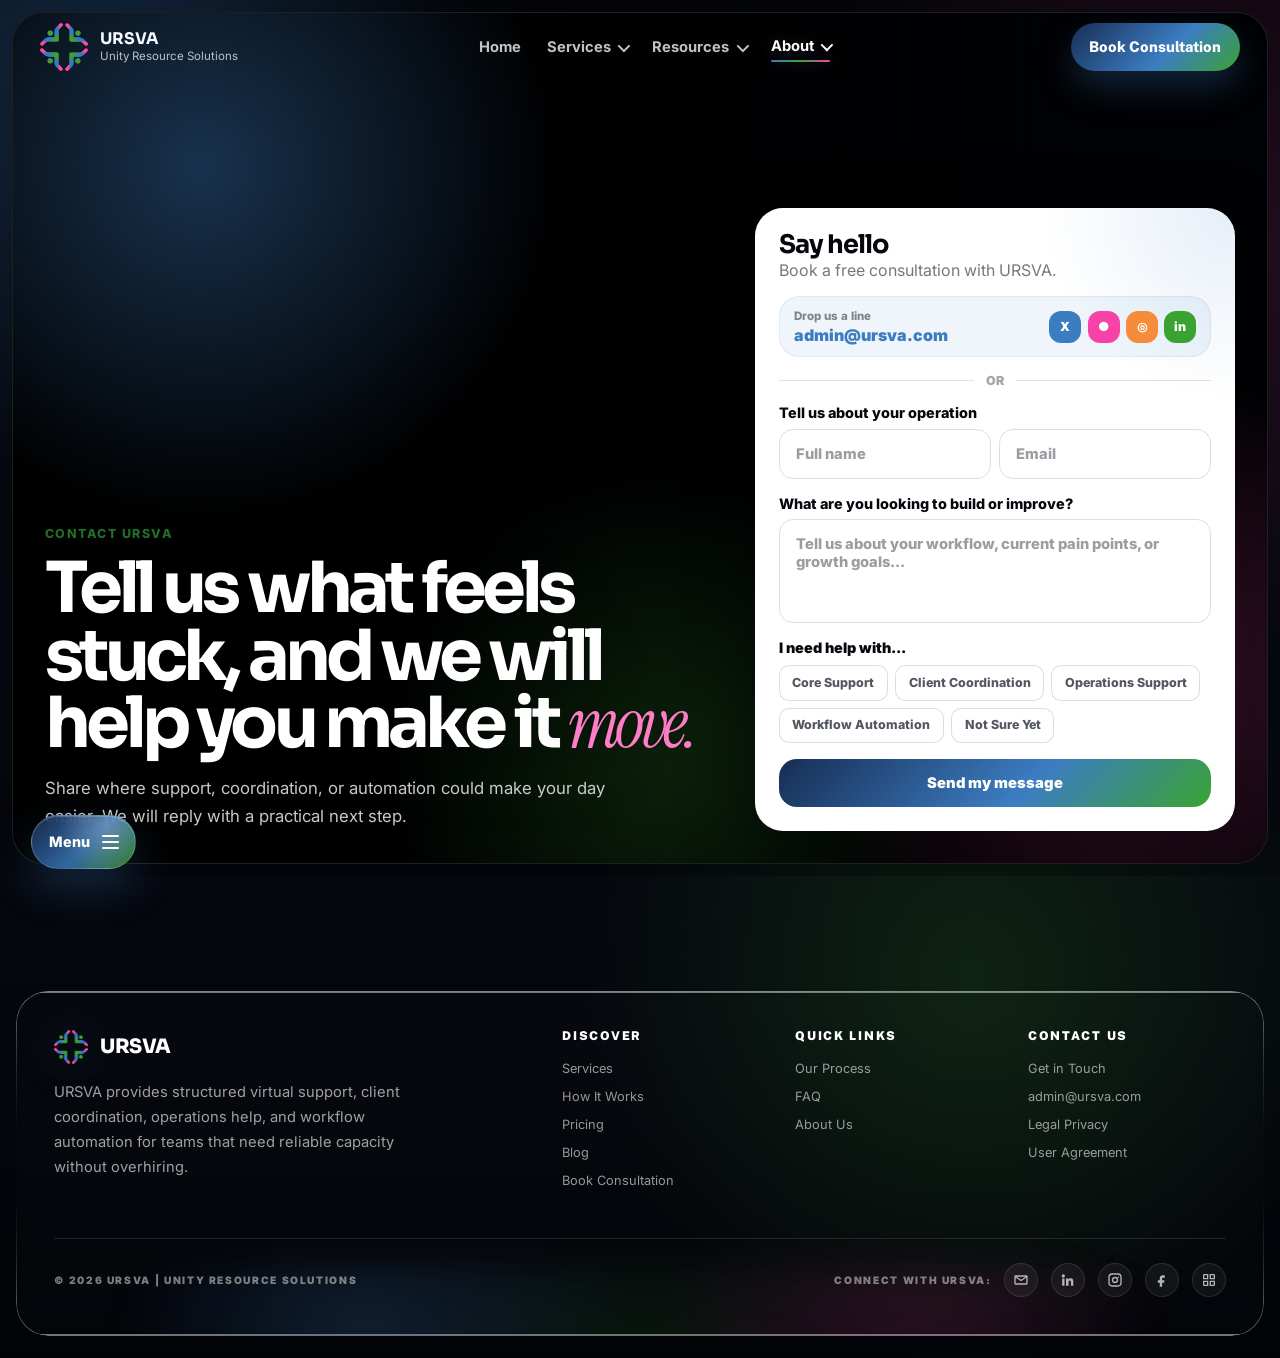
<file: pages/contact.html>
<!DOCTYPE html>
<html lang="en">
  <head>
    <meta charset="UTF-8" />
    <meta name="viewport" content="width=device-width, initial-scale=1.0" />
    <title>Contact | URSVA</title>
    <meta
      name="description"
      content="Book a free consultation with URSVA to discuss virtual support, operations help, workflow cleanup, and automation."
    />
    <meta
      name="keywords"
      content="book virtual assistant consultation, URSVA contact, operations support consultation, workflow automation consultation, client coordination support, remote business support"
    />
    <link rel="preconnect" href="https://fonts.googleapis.com" />
    <link rel="preconnect" href="https://fonts.gstatic.com" crossorigin />
    <link
      href="https://fonts.googleapis.com/css2?family=Instrument+Serif:ital@0;1&family=Inter:wght@300;400;500;600;700;800&family=Public+Sans:wght@400;500;600;700;800&family=Sora:wght@500;600;700;800&display=swap"
      rel="stylesheet"
    />
    <link rel="stylesheet" href="../assets/css/styles.css" />
  </head>
  <body>
    <header class="site-header">
      <a class="brand" href="../index.html" aria-label="URSVA home">
        <img src="../assets/images/ursva-logo.png" alt="URSVA logo" />
        <span><strong>URSVA</strong><small>Unity Resource Solutions</small></span>
      </a>
      <button class="nav-toggle" type="button" aria-label="Open menu" aria-expanded="false">
        <span></span><span></span>
      </button>
      <nav class="site-nav" aria-label="Primary navigation">
        <a href="../index.html">Home</a>
        <div class="nav-item nav-dropdown services-menu">
          <a class="nav-link has-menu" href="services.html">Services</a>
          <div class="mega-menu" aria-label="Services menu">
            <div class="mega-menu-header">
              <h2>Services</h2>
              <p>Choose support, process, and pricing details for your team.</p>
            </div>
            <div class="mega-service-grid">
              <a class="mega-service-link" href="services.html#core-support">
                <span class="mini-icon blue"></span>
                <span><strong>Core Support</strong><small>Daily admin, inbox, scheduling, and follow-ups.</small></span>
                <em></em>
              </a>
              <a class="mega-service-link" href="services.html#coordination">
                <span class="mini-icon green"></span>
                <span><strong>Client Coordination</strong><small>Referral intake, records, tracking, and updates.</small></span>
                <em></em>
              </a>
              <a class="mega-service-link" href="services.html#operations">
                <span class="mini-icon pink"></span>
                <span><strong>Operations Support</strong><small>Workflow visibility, reporting, and revenue support.</small></span>
                <em></em>
              </a>
              <a class="mega-service-link" href="services.html#automation">
                <span class="mini-icon dark"></span>
                <span><strong>Workflow Automation</strong><small>Custom trackers, spreadsheets, and process cleanup.</small></span>
                <em></em>
              </a>
              <a class="mega-service-link priority-link process-link" href="how-it-works.html">
                <span class="mini-icon blue"></span>
                <span><strong>How It Works</strong><small>See our onboarding and support process.</small></span>
                <em></em>
              </a>
              <a class="mega-service-link priority-link pricing-link" href="pricing.html">
                <span class="mini-icon green"></span>
                <span><strong>Pricing</strong><small>Review plans that scale with your operations.</small></span>
                <em></em>
              </a>
            </div>
          </div>
        </div>
        <div class="nav-item nav-dropdown resources-menu">
          <a class="nav-link has-menu" href="blog.html">Resources</a>
          <div class="mega-menu compact" aria-label="Resources menu">
            <div class="mega-menu-header">
              <h2>Resources</h2>
              <p>Helpful answers, proof points, and practical operations notes.</p>
            </div>
            <div class="mega-service-grid">
              <a class="mega-service-link" href="faq.html">
                <span class="mini-icon blue"></span>
                <span><strong>FAQ</strong><small>Answers to common support and onboarding questions.</small></span>
                <em></em>
              </a>
              <a class="mega-service-link" href="testimonials.html">
                <span class="mini-icon green"></span>
                <span><strong>Testimonials</strong><small>What clients value about structured support.</small></span>
                <em></em>
              </a>
              <a class="mega-service-link" href="blog.html">
                <span class="mini-icon pink"></span>
                <span><strong>Blog</strong><small>Ideas for cleaner operations and smarter delegation.</small></span>
                <em></em>
              </a>
            </div>
          </div>
        </div>
        <div class="nav-item nav-dropdown about-menu">
          <a class="nav-link active has-menu" href="about.html">About</a>
          <div class="mega-menu compact small" aria-label="About menu">
            <div class="mega-menu-header">
              <h2>About</h2>
              <p>Meet URSVA and connect with our team.</p>
            </div>
            <div class="mega-service-grid">
              <a class="mega-service-link" href="about.html">
                <span class="mini-icon blue"></span>
                <span><strong>About Us</strong><small>Learn the purpose behind URSVA.</small></span>
                <em></em>
              </a>
              <a class="mega-service-link" href="contact.html">
                <span class="mini-icon green"></span>
                <span><strong>Contact</strong><small>Book a consultation or send us a message.</small></span>
                <em></em>
              </a>
            </div>
          </div>
        </div>
      </nav>
      <a class="header-cta" href="contact.html">Book Consultation</a>
    </header>

    <main>
      <section class="contact-showcase">
        <video
          class="contact-bg-video"
          autoplay
          muted
          loop
          playsinline
          aria-hidden="true"
        >
          <source
            src="../assets/videos/ursva-contact-consultation-virtual-assistant-operations-video.mp4"
            type="video/mp4"
          />
          URSVA virtual assistant operations support consultation background video.
        </video>
        <div class="contact-showcase-overlay"></div>

        <div class="contact-showcase-content">
          <div class="contact-headline">
            <p class="eyebrow">Contact URSVA</p>
            <h1>
              Tell us what feels stuck, and we will help you make it
              <span>move.</span>
            </h1>
            <p>
              Share where support, coordination, or automation could make your
              day easier. We will reply with a practical next step.
            </p>
          </div>

          <form class="contact-form contact-card" action="#" method="post">
            <div class="contact-form-content">
              <div>
                <h2>Say hello</h2>
                <p>Book a free consultation with URSVA.</p>
              </div>

              <div class="contact-quick-row">
                <div>
                  <small>Drop us a line</small>
                  <a href="mailto:admin@ursva.com">admin@ursva.com</a>
                </div>
                <div class="social-row" aria-label="URSVA social links">
                  <a href="#" aria-label="Twitter">X</a>
                  <a href="#" aria-label="Community">●</a>
                  <a href="#" aria-label="Instagram">◎</a>
                  <a href="#" aria-label="LinkedIn">in</a>
                </div>
              </div>

              <div class="or-divider"><span></span><em>OR</em><span></span></div>

              <label>
                Tell us about your operation
                <div class="contact-inline-fields">
                  <input type="text" name="name" autocomplete="name" placeholder="Full name" required />
                  <input type="email" name="email" autocomplete="email" placeholder="Email" required />
                </div>
              </label>

              <label>
                What are you looking to build or improve?
                <textarea name="message" rows="4" placeholder="Tell us about your workflow, current pain points, or growth goals..." required></textarea>
              </label>

              <div class="service-chip-group" data-service-chips>
                <span>I need help with...</span>
                <div>
                  <button class="service-chip" type="button">Core Support</button>
                  <button class="service-chip" type="button">Client Coordination</button>
                  <button class="service-chip" type="button">Operations Support</button>
                  <button class="service-chip" type="button">Workflow Automation</button>
                  <button class="service-chip" type="button">Not Sure Yet</button>
                </div>
              </div>

              <input type="hidden" name="selected_services" value="" />
              <button class="contact-submit" type="submit">Send my message</button>
            </div>

            <div class="contact-success" aria-live="polite">
              <span>✓</span>
              <h2>You're all set.</h2>
              <p>Expect a reply within 24 hours.</p>
            </div>
          </form>
        </div>
      </section>
    </main>

<footer class="site-footer liquid-glass">
      <div class="footer-grid">
        <section class="footer-brand-block" aria-label="URSVA footer overview">
          <a class="footer-brand" href="../index.html" aria-label="URSVA home">
            <img src="../assets/images/ursva-logo.png" alt="URSVA logo" />
            <span>URSVA</span>
          </a>
          <p>
            URSVA provides structured virtual support, client coordination,
            operations help, and workflow automation for teams that need
            reliable capacity without overhiring.
          </p>
        </section>

        <nav class="footer-links-grid" aria-label="Footer navigation">
          <div>
            <h2>Discover</h2>
            <a href="services.html">Services</a>
            <a href="how-it-works.html">How It Works</a>
            <a href="pricing.html">Pricing</a>
            <a href="blog.html">Blog</a>
            <a href="contact.html">Book Consultation</a>
          </div>
          <div>
            <h2>Quick Links</h2>
            <a href="how-it-works.html#onboarding">Our Process</a>
            <a href="faq.html">FAQ</a>
            <a href="about.html">About Us</a>
          </div>
          <div>
            <h2>Contact Us</h2>
            <a href="contact.html">Get in Touch</a>
            <a href="mailto:admin@ursva.com">admin@ursva.com</a>
            <a href="privacy-policy.html">Legal Privacy</a>
            <a href="terms-of-service.html">User Agreement</a>
          </div>
        </nav>
      </div>

      <div class="footer-bottom-bar">
        <p>© 2026 URSVA | Unity Resource Solutions</p>
        <div class="footer-socials" aria-label="Social links">
          <span>Connect with URSVA:</span>
          <a href="mailto:admin@ursva.com" aria-label="Email URSVA">
            <svg viewBox="0 0 24 24" aria-hidden="true"><path d="M4 5h16a2 2 0 0 1 2 2v10a2 2 0 0 1-2 2H4a2 2 0 0 1-2-2V7a2 2 0 0 1 2-2Zm0 3.2V17h16V8.2l-7.34 5.14a1.15 1.15 0 0 1-1.32 0L4 8.2Zm1.5-1.1L12 11.66l6.5-4.56h-13Z" /></svg>
          </a>
          <a href="https://www.linkedin.com/company/unityrsva/posts/?feedView=all" target="_blank" rel="noopener" aria-label="Visit URSVA on LinkedIn">
            <svg viewBox="0 0 24 24" aria-hidden="true"><path d="M4.98 3.5A2.48 2.48 0 1 1 5 8.46 2.48 2.48 0 0 1 4.98 3.5ZM3.25 9.75h3.5V20.5h-3.5V9.75Zm5.75 0h3.35v1.47h.05c.47-.88 1.62-1.8 3.33-1.8 3.56 0 4.22 2.34 4.22 5.38v5.7h-3.5v-5.05c0-1.2-.02-2.75-1.68-2.75-1.68 0-1.94 1.31-1.94 2.67v5.13H9V9.75Z" /></svg>
          </a>
          <a href="https://www.instagram.com/unityrsva/" target="_blank" rel="noopener" aria-label="Visit URSVA on Instagram">
            <svg viewBox="0 0 24 24" aria-hidden="true"><path d="M7.75 2h8.5A5.76 5.76 0 0 1 22 7.75v8.5A5.76 5.76 0 0 1 16.25 22h-8.5A5.76 5.76 0 0 1 2 16.25v-8.5A5.76 5.76 0 0 1 7.75 2Zm0 2A3.75 3.75 0 0 0 4 7.75v8.5A3.75 3.75 0 0 0 7.75 20h8.5A3.75 3.75 0 0 0 20 16.25v-8.5A3.75 3.75 0 0 0 16.25 4h-8.5ZM12 7.25A4.75 4.75 0 1 1 12 16.75 4.75 4.75 0 0 1 12 7.25Zm0 2A2.75 2.75 0 1 0 12 14.75 2.75 2.75 0 0 0 12 9.25Zm5.05-2.65a1.1 1.1 0 1 1 0 2.2 1.1 1.1 0 0 1 0-2.2Z" /></svg>
          </a>
          <a href="https://www.facebook.com/unityrsva/" target="_blank" rel="noopener" aria-label="Visit URSVA on Facebook">
            <svg viewBox="0 0 24 24" aria-hidden="true"><path d="M14 8.5h2.25V5.25A10.2 10.2 0 0 0 13.4 5c-2.82 0-4.75 1.72-4.75 4.86v2.64H5.75V16h2.9v6h3.55v-6h2.95l.47-3.5H12.2V10.2c0-1.01.27-1.7 1.8-1.7Z" /></svg>
          </a>
          <a href="services.html" aria-label="Explore URSVA services">
            <svg viewBox="0 0 24 24" aria-hidden="true"><path d="M5 3h6v8H3V5a2 2 0 0 1 2-2Zm0 2v4h4V5H5Zm8-2h6a2 2 0 0 1 2 2v6h-8V3Zm2 2v4h4V5h-4ZM3 13h8v8H5a2 2 0 0 1-2-2v-6Zm2 2v4h4v-4H5Zm8-2h8v6a2 2 0 0 1-2 2h-6v-8Zm2 2v4h4v-4h-4Z" /></svg>
          </a>
        </div>
      </div>
    </footer>
    <script src="../assets/js/main.js?v=hero-scroll-reveal"></script>
  </body>
</html>
</file>
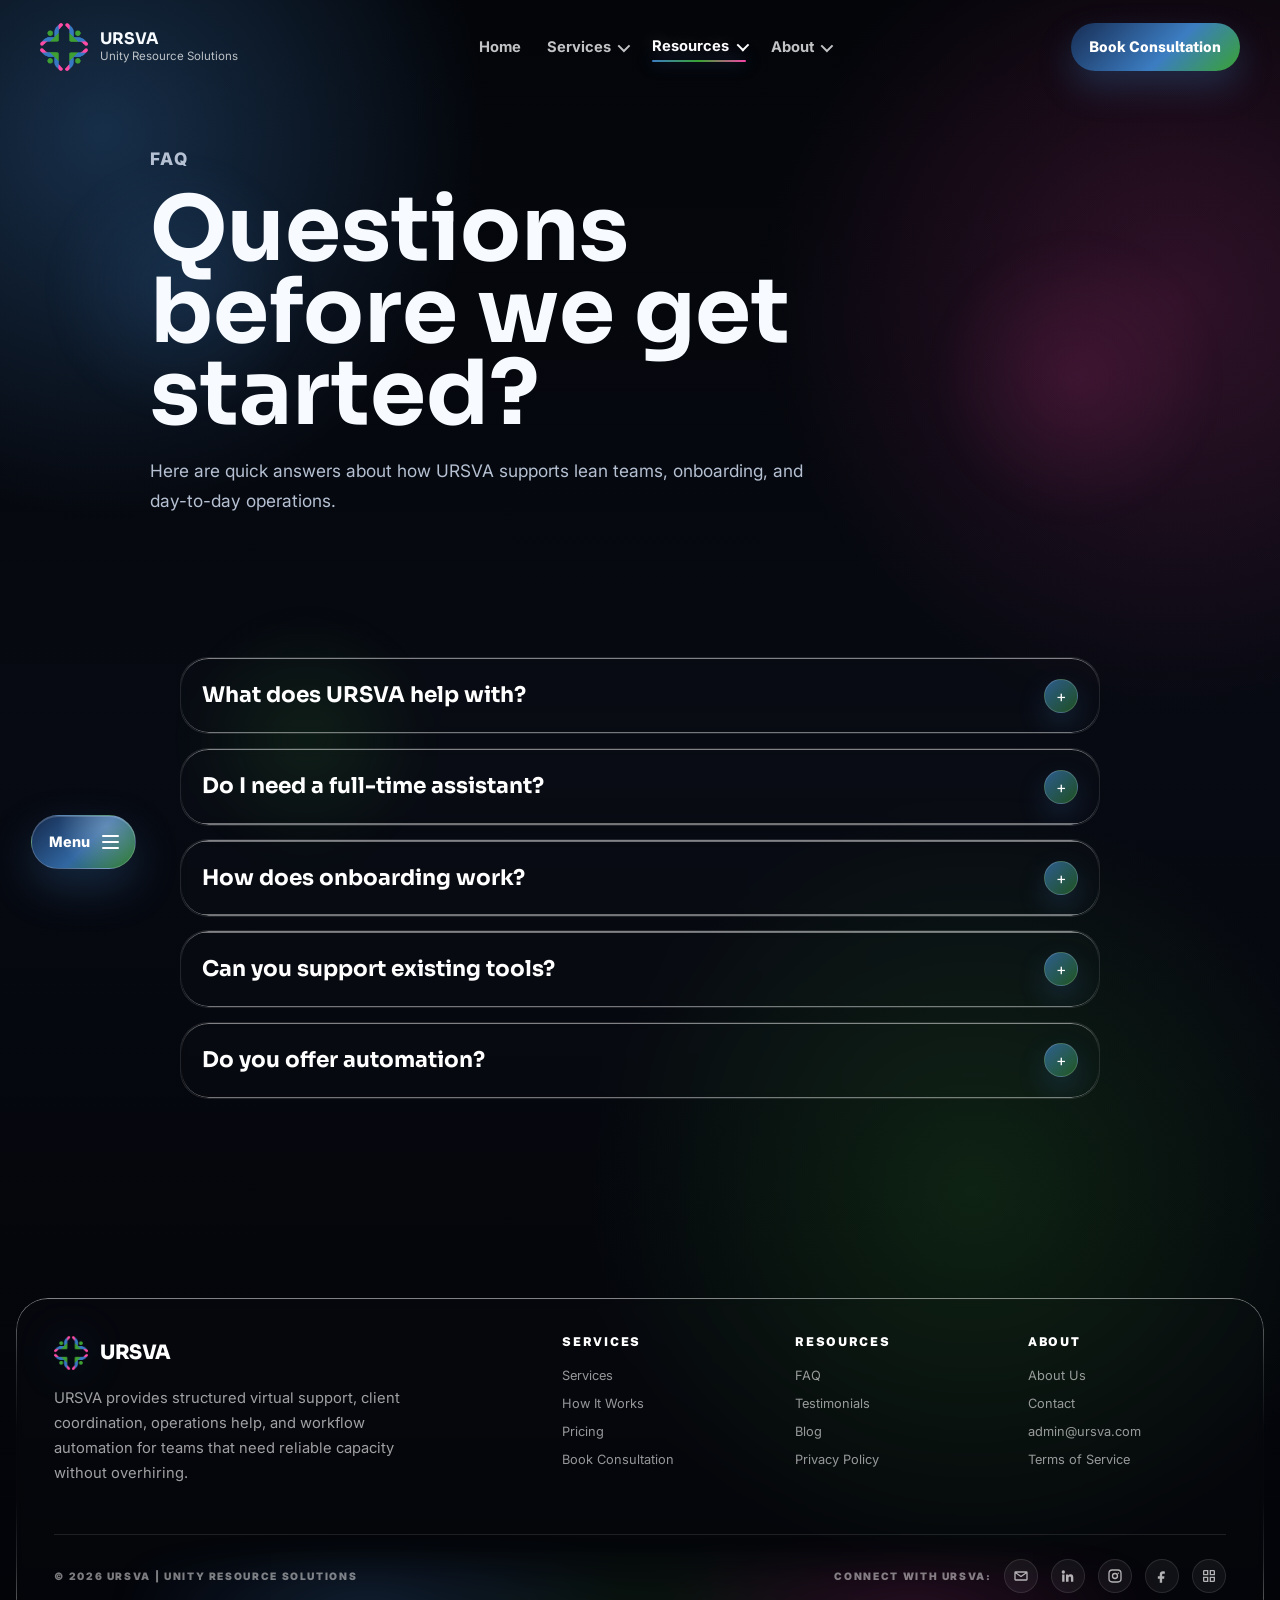
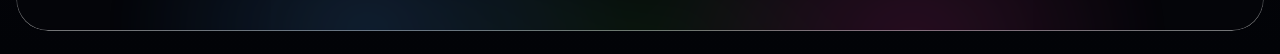
<file: pages/faq.html>
<!DOCTYPE html>
<html lang="en">
  <head>
    <meta charset="UTF-8" />
    <meta name="viewport" content="width=device-width, initial-scale=1.0" />
    <link rel="preconnect" href="https://fonts.googleapis.com" />
    <link rel="preconnect" href="https://fonts.gstatic.com" crossorigin />
    <link href="https://fonts.googleapis.com/css2?family=Inter:wght@300;400;500;600;700;800&family=Public+Sans:wght@400;500;600;700;800&family=Sora:wght@500;600;700;800&display=swap" rel="stylesheet" />
    <link rel="stylesheet" href="../assets/css/styles.css" />
    <title>FAQ | URSVA</title>
    <meta name="description" content="Frequently asked questions about URSVA virtual support, onboarding, pricing, and workflow automation services." />
    <meta name="keywords" content="URSVA FAQ, virtual assistant questions, workflow automation FAQ, operations support onboarding" />
  </head>
  <body>
    <header class="site-header">
      <a class="brand" href="../index.html" aria-label="URSVA home">
        <img src="../assets/images/ursva-logo.png" alt="URSVA logo" />
        <span><strong>URSVA</strong><small>Unity Resource Solutions</small></span>
      </a>
      <button class="nav-toggle" type="button" aria-label="Open menu" aria-expanded="false">
        <span></span><span></span>
      </button>
      <nav class="site-nav" aria-label="Primary navigation">
        <a href="../index.html">Home</a>
        <div class="nav-item nav-dropdown services-menu">
          <a class="nav-link has-menu" href="services.html">Services</a>
          <div class="mega-menu" aria-label="Services menu">
            <div class="mega-menu-header">
              <h2>Services</h2>
              <p>Choose support, process, and pricing details for your team.</p>
            </div>
            <div class="mega-service-grid">
              <a class="mega-service-link" href="services.html#core-support"><span class="mini-icon blue"></span><span><strong>Core Support</strong><small>Daily admin, inbox, scheduling, and follow-ups.</small></span><em></em></a>
              <a class="mega-service-link" href="services.html#coordination"><span class="mini-icon green"></span><span><strong>Client Coordination</strong><small>Referral intake, records, tracking, and updates.</small></span><em></em></a>
              <a class="mega-service-link" href="services.html#operations"><span class="mini-icon pink"></span><span><strong>Operations Support</strong><small>Workflow visibility, reporting, and revenue support.</small></span><em></em></a>
              <a class="mega-service-link" href="services.html#automation"><span class="mini-icon dark"></span><span><strong>Workflow Automation</strong><small>Custom trackers, spreadsheets, and process cleanup.</small></span><em></em></a>
              <a class="mega-service-link priority-link process-link" href="how-it-works.html"><span class="mini-icon blue"></span><span><strong>How It Works</strong><small>See our onboarding and support process.</small></span><em></em></a>
              <a class="mega-service-link priority-link pricing-link" href="pricing.html"><span class="mini-icon green"></span><span><strong>Pricing</strong><small>Review plans that scale with your operations.</small></span><em></em></a>
            </div>
          </div>
        </div>
        <div class="nav-item nav-dropdown resources-menu">
          <a class="nav-link active has-menu" href="blog.html">Resources</a>
          <div class="mega-menu compact" aria-label="Resources menu">
            <div class="mega-menu-header"><h2>Resources</h2><p>Helpful answers, proof points, and practical operations notes.</p></div>
            <div class="mega-service-grid">
              <a class="mega-service-link" href="faq.html"><span class="mini-icon blue"></span><span><strong>FAQ</strong><small>Answers to common support and onboarding questions.</small></span><em></em></a>
              <a class="mega-service-link" href="testimonials.html"><span class="mini-icon green"></span><span><strong>Testimonials</strong><small>What clients value about structured support.</small></span><em></em></a>
              <a class="mega-service-link" href="blog.html"><span class="mini-icon pink"></span><span><strong>Blog</strong><small>Ideas for cleaner operations and smarter delegation.</small></span><em></em></a>
            </div>
          </div>
        </div>
        <div class="nav-item nav-dropdown about-menu">
          <a class="nav-link has-menu" href="about.html">About</a>
          <div class="mega-menu compact small" aria-label="About menu">
            <div class="mega-menu-header"><h2>About</h2><p>Meet URSVA and connect with our team.</p></div>
            <div class="mega-service-grid">
              <a class="mega-service-link" href="about.html"><span class="mini-icon blue"></span><span><strong>About Us</strong><small>Learn the purpose behind URSVA.</small></span><em></em></a>
              <a class="mega-service-link" href="contact.html"><span class="mini-icon green"></span><span><strong>Contact</strong><small>Book a consultation or send us a message.</small></span><em></em></a>
            </div>
          </div>
        </div>
      </nav>
      <a class="header-cta" href="contact.html">Book Consultation</a>
    </header>
    <main>
      <section class="page-hero compact"><p class="eyebrow">FAQ</p><h1>Questions before we get started?</h1><p>Here are quick answers about how URSVA supports lean teams, onboarding, and day-to-day operations.</p></section>
      <section class="section faq-list" aria-label="Frequently asked questions">
        <details class="faq-card liquid-glass">
          <summary><span>What does URSVA help with?</span></summary>
          <p>We help with core admin, client coordination, operations support, reporting, process cleanup, and workflow automation.</p>
        </details>
        <details class="faq-card liquid-glass">
          <summary><span>Do I need a full-time assistant?</span></summary>
          <p>No. URSVA is designed for flexible support, so you can start with the capacity your team actually needs.</p>
        </details>
        <details class="faq-card liquid-glass">
          <summary><span>How does onboarding work?</span></summary>
          <p>We start with a consultation, identify your priorities, align on tools and workflows, then organize support around your recurring needs.</p>
        </details>
        <details class="faq-card liquid-glass">
          <summary><span>Can you support existing tools?</span></summary>
          <p>Yes. We work with your current inboxes, calendars, spreadsheets, trackers, and business platforms whenever possible.</p>
        </details>
        <details class="faq-card liquid-glass">
          <summary><span>Do you offer automation?</span></summary>
          <p>Yes. We build practical automations for repeatable steps, reminders, trackers, reporting, and workflow cleanup.</p>
        </details>
      </section>
    </main>
    <footer class="site-footer liquid-glass">
      <div class="footer-grid">
        <section class="footer-brand-block" aria-label="URSVA footer overview">
          <a class="footer-brand" href="../index.html" aria-label="URSVA home">
            <img src="../assets/images/ursva-logo.png" alt="URSVA logo" />
            <span>URSVA</span>
          </a>
          <p>URSVA provides structured virtual support, client coordination, operations help, and workflow automation for teams that need reliable capacity without overhiring.</p>
        </section>
        <nav class="footer-links-grid" aria-label="Footer navigation">
          <div><h2>Services</h2><a href="services.html">Services</a><a href="how-it-works.html">How It Works</a><a href="pricing.html">Pricing</a><a href="contact.html">Book Consultation</a></div>
          <div><h2>Resources</h2><a href="faq.html">FAQ</a><a href="testimonials.html">Testimonials</a><a href="blog.html">Blog</a><a href="privacy-policy.html">Privacy Policy</a></div>
          <div><h2>About</h2><a href="about.html">About Us</a><a href="contact.html">Contact</a><a href="mailto:admin@ursva.com">admin@ursva.com</a><a href="terms-of-service.html">Terms of Service</a></div>
        </nav>
      </div>
      <div class="footer-bottom-bar">
        <p>© 2026 URSVA | Unity Resource Solutions</p>
        <div class="footer-socials" aria-label="Social links">
          <span>Connect with URSVA:</span>
          <a href="mailto:admin@ursva.com" aria-label="Email URSVA">
            <svg viewBox="0 0 24 24" aria-hidden="true"><path d="M4 5h16a2 2 0 0 1 2 2v10a2 2 0 0 1-2 2H4a2 2 0 0 1-2-2V7a2 2 0 0 1 2-2Zm0 3.2V17h16V8.2l-7.34 5.14a1.15 1.15 0 0 1-1.32 0L4 8.2Zm1.5-1.1L12 11.66l6.5-4.56h-13Z" /></svg>
          </a>
          <a href="https://www.linkedin.com/company/unityrsva/posts/?feedView=all" target="_blank" rel="noopener" aria-label="Visit URSVA on LinkedIn">
            <svg viewBox="0 0 24 24" aria-hidden="true"><path d="M4.98 3.5A2.48 2.48 0 1 1 5 8.46 2.48 2.48 0 0 1 4.98 3.5ZM3.25 9.75h3.5V20.5h-3.5V9.75Zm5.75 0h3.35v1.47h.05c.47-.88 1.62-1.8 3.33-1.8 3.56 0 4.22 2.34 4.22 5.38v5.7h-3.5v-5.05c0-1.2-.02-2.75-1.68-2.75-1.68 0-1.94 1.31-1.94 2.67v5.13H9V9.75Z" /></svg>
          </a>
          <a href="https://www.instagram.com/unityrsva/" target="_blank" rel="noopener" aria-label="Visit URSVA on Instagram">
            <svg viewBox="0 0 24 24" aria-hidden="true"><path d="M7.75 2h8.5A5.76 5.76 0 0 1 22 7.75v8.5A5.76 5.76 0 0 1 16.25 22h-8.5A5.76 5.76 0 0 1 2 16.25v-8.5A5.76 5.76 0 0 1 7.75 2Zm0 2A3.75 3.75 0 0 0 4 7.75v8.5A3.75 3.75 0 0 0 7.75 20h8.5A3.75 3.75 0 0 0 20 16.25v-8.5A3.75 3.75 0 0 0 16.25 4h-8.5ZM12 7.25A4.75 4.75 0 1 1 12 16.75 4.75 4.75 0 0 1 12 7.25Zm0 2A2.75 2.75 0 1 0 12 14.75 2.75 2.75 0 0 0 12 9.25Zm5.05-2.65a1.1 1.1 0 1 1 0 2.2 1.1 1.1 0 0 1 0-2.2Z" /></svg>
          </a>
          <a href="https://www.facebook.com/unityrsva/" target="_blank" rel="noopener" aria-label="Visit URSVA on Facebook">
            <svg viewBox="0 0 24 24" aria-hidden="true"><path d="M14 8.5h2.25V5.25A10.2 10.2 0 0 0 13.4 5c-2.82 0-4.75 1.72-4.75 4.86v2.64H5.75V16h2.9v6h3.55v-6h2.95l.47-3.5H12.2V10.2c0-1.01.27-1.7 1.8-1.7Z" /></svg>
          </a>
          <a href="services.html" aria-label="Explore URSVA services">
            <svg viewBox="0 0 24 24" aria-hidden="true"><path d="M5 3h6v8H3V5a2 2 0 0 1 2-2Zm0 2v4h4V5H5Zm8-2h6a2 2 0 0 1 2 2v6h-8V3Zm2 2v4h4V5h-4ZM3 13h8v8H5a2 2 0 0 1-2-2v-6Zm2 2v4h4v-4H5Zm8-2h8v6a2 2 0 0 1-2 2h-6v-8Zm2 2v4h4v-4h-4Z" /></svg>
          </a>
        </div>
      </div>
    </footer>
    <script src="../assets/js/main.js?v=nav-groups-v1"></script>
  </body>
</html>
</file>
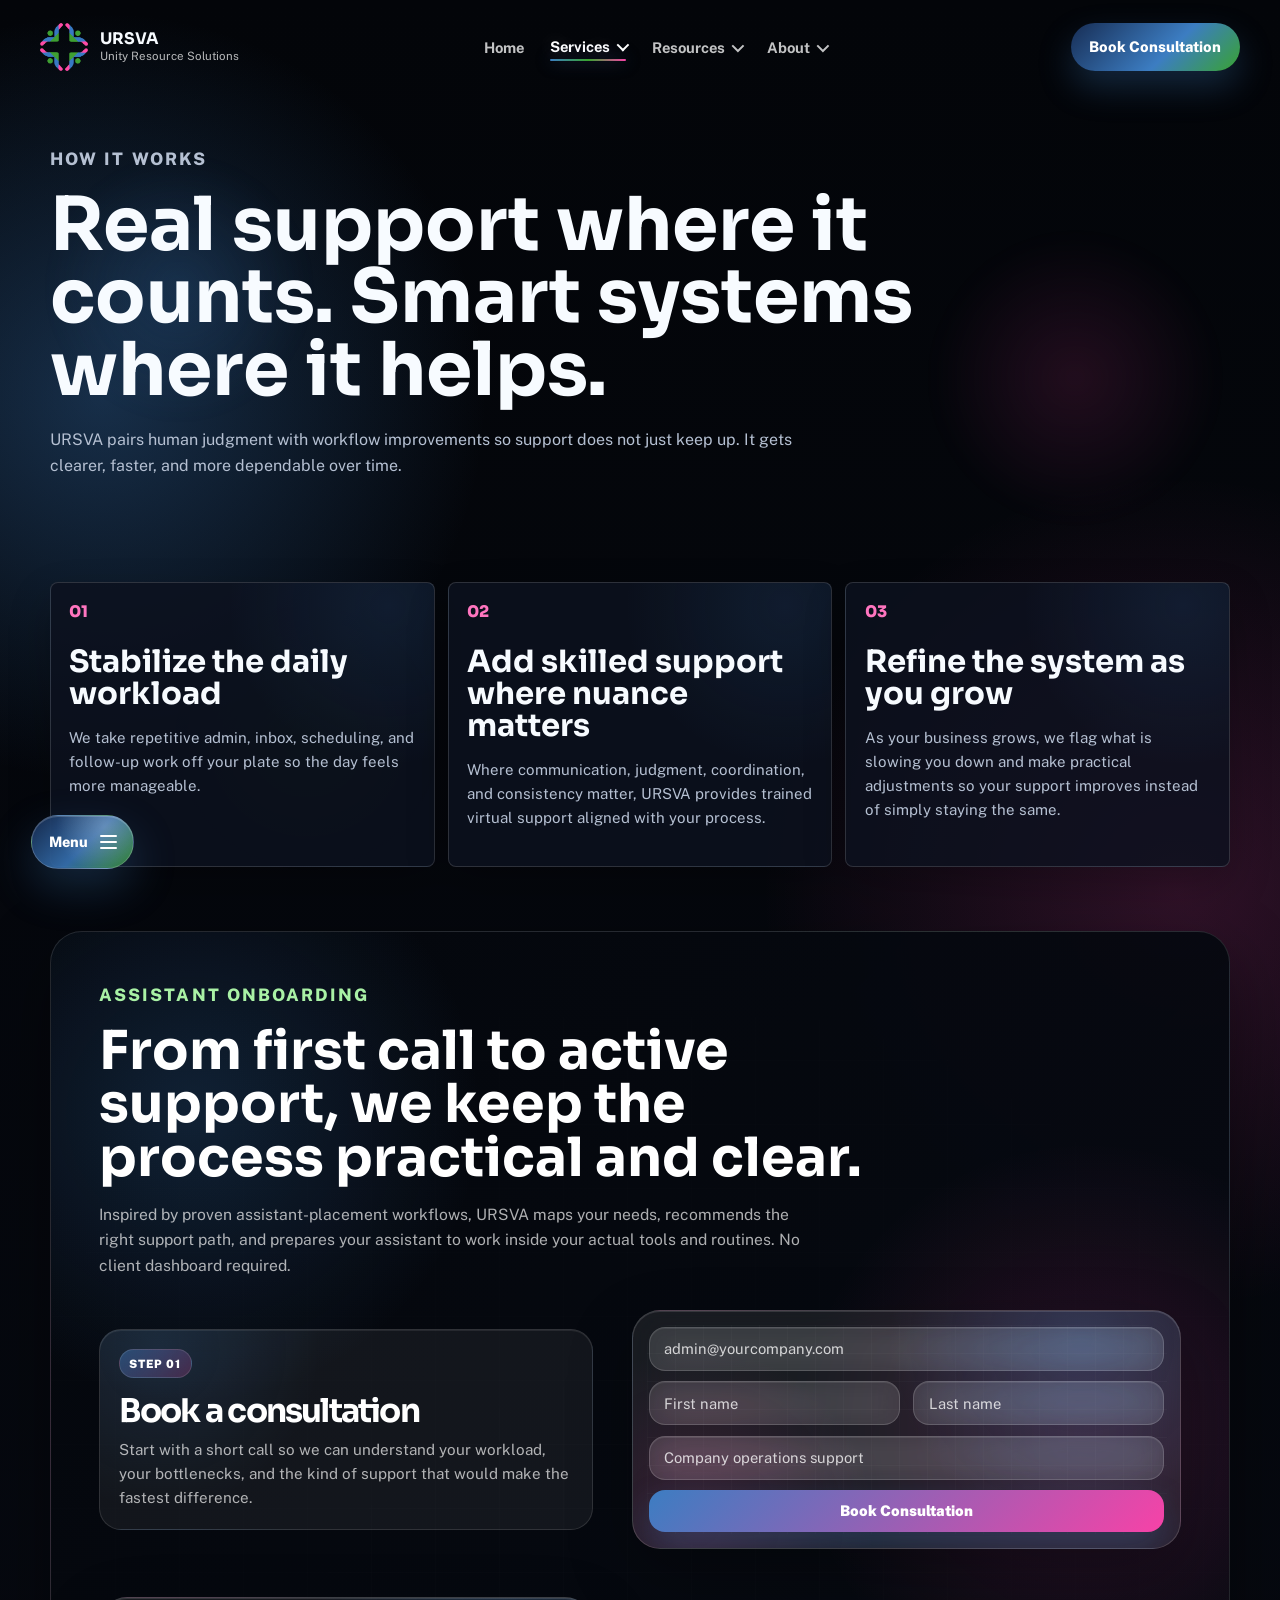
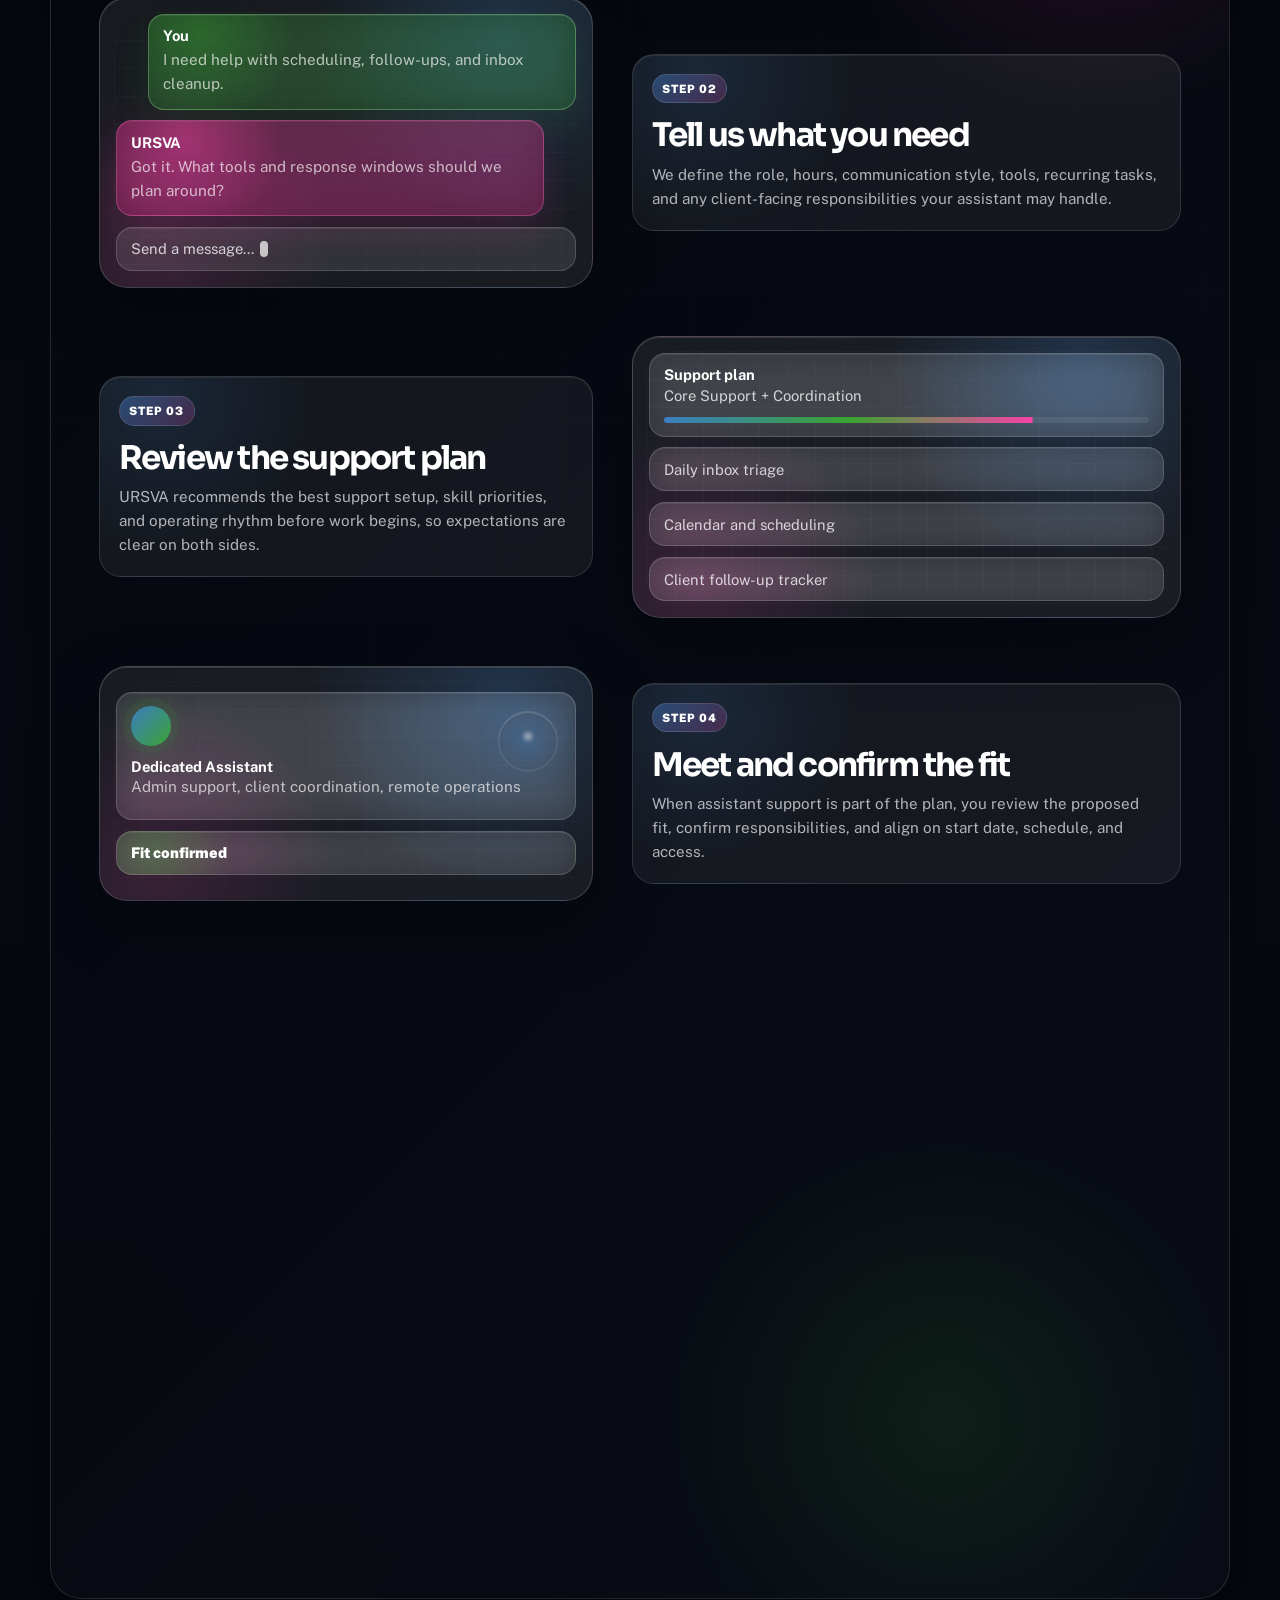
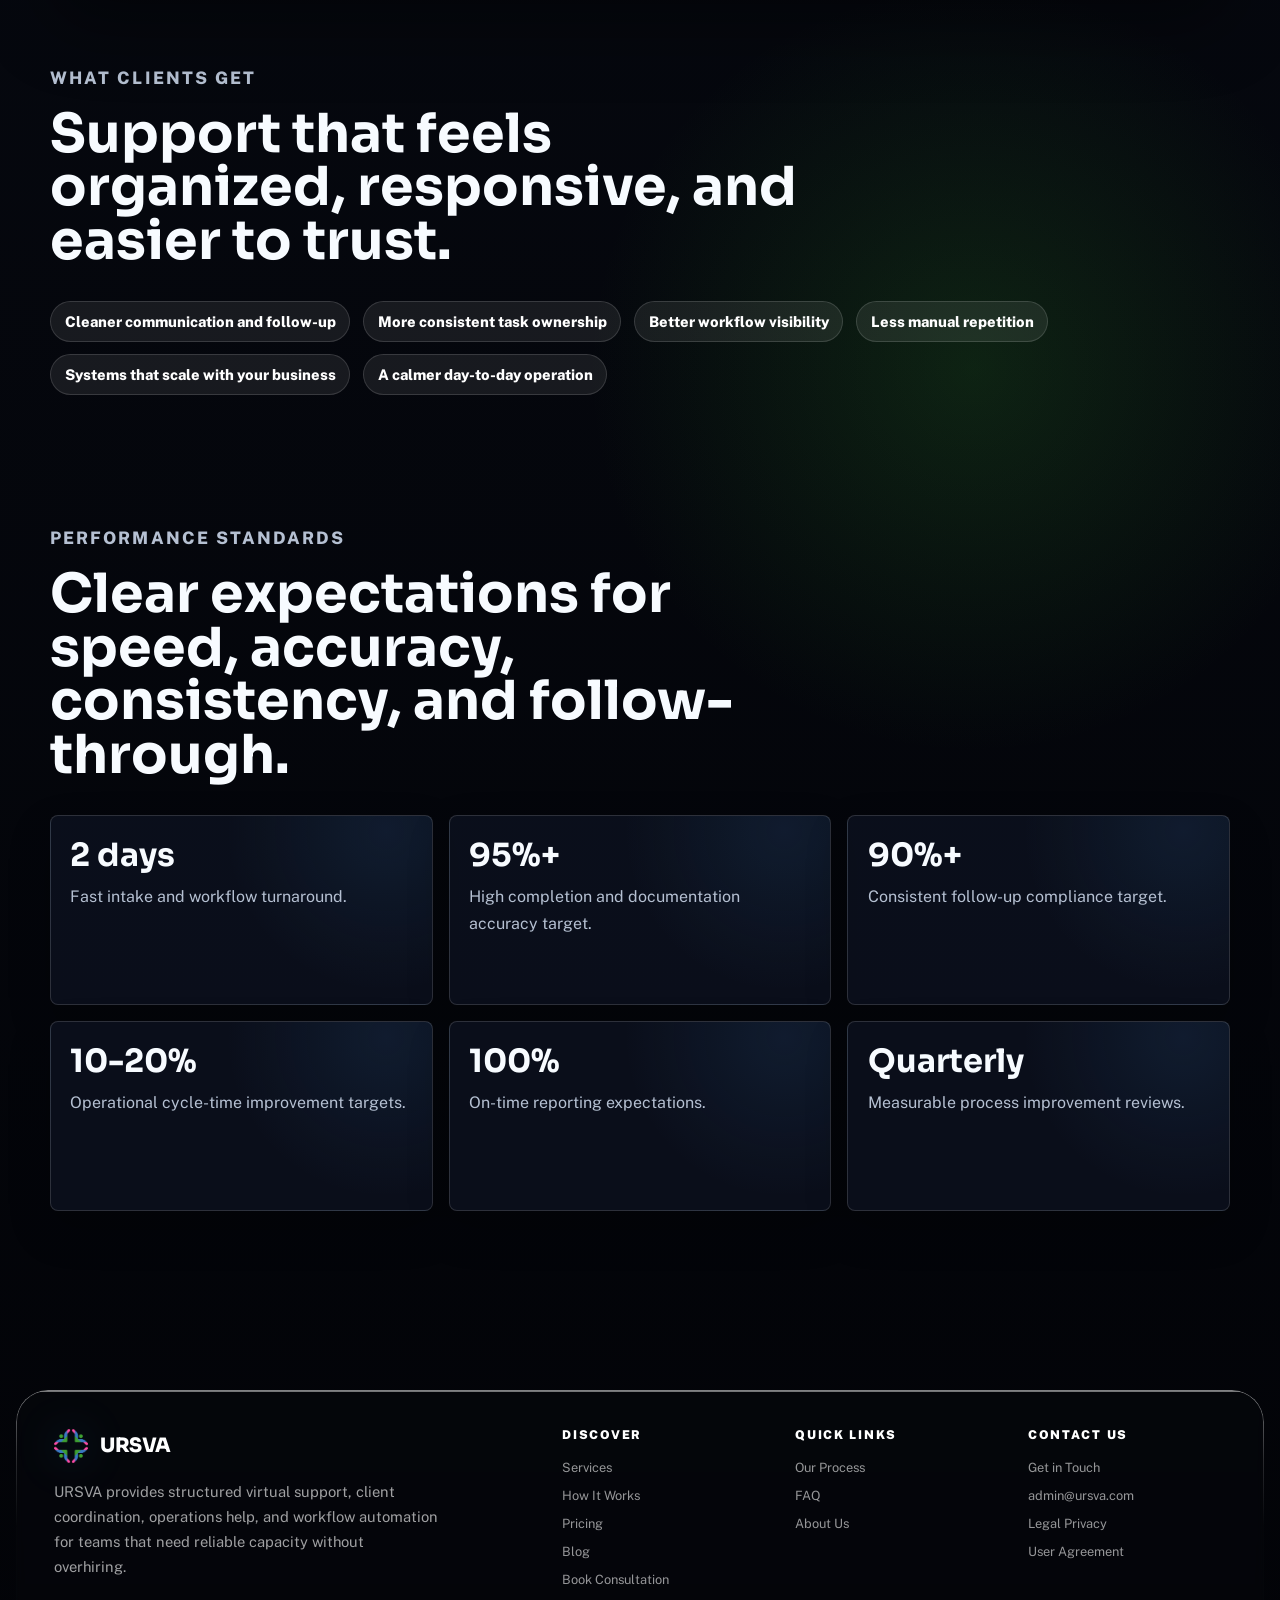
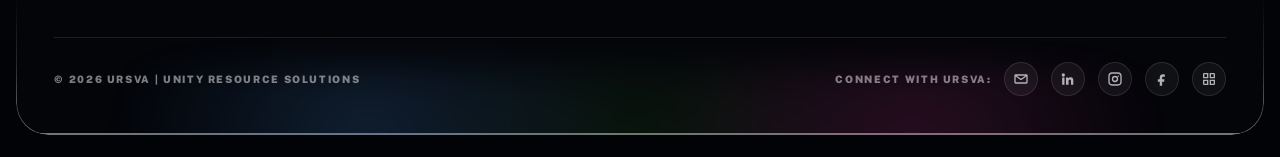
<file: pages/how-it-works.html>
<!DOCTYPE html>
<html lang="en">
  <head>
    <meta charset="UTF-8" />
    <meta name="viewport" content="width=device-width, initial-scale=1.0" />
    <title>How It Works | URSVA</title>
    <meta
      name="description"
      content="Learn how URSVA stabilizes daily workload, adds skilled virtual support, and improves business systems as you grow."
    />
    <link rel="preconnect" href="https://fonts.googleapis.com" />
    <link rel="preconnect" href="https://fonts.gstatic.com" crossorigin />
    <link
      href="https://fonts.googleapis.com/css2?family=Public+Sans:wght@400;500;600;700;800&family=Sora:wght@500;600;700;800&display=swap"
      rel="stylesheet"
    />
    <link rel="stylesheet" href="../assets/css/styles.css" />
  </head>
  <body class="how-it-works-page">
    <header class="site-header">
      <a class="brand" href="../index.html" aria-label="URSVA home">
        <img src="../assets/images/ursva-logo.png" alt="URSVA logo" />
        <span><strong>URSVA</strong><small>Unity Resource Solutions</small></span>
      </a>
      <button class="nav-toggle" type="button" aria-label="Open menu" aria-expanded="false">
        <span></span><span></span>
      </button>
      <nav class="site-nav" aria-label="Primary navigation">
        <a href="../index.html">Home</a>
        <div class="nav-item nav-dropdown services-menu">
          <a class="nav-link active has-menu" href="services.html">Services</a>
          <div class="mega-menu" aria-label="Services menu">
            <div class="mega-menu-header">
              <h2>Services</h2>
              <p>Choose support, process, and pricing details for your team.</p>
            </div>
            <div class="mega-service-grid">
              <a class="mega-service-link" href="services.html#core-support">
                <span class="mini-icon blue"></span>
                <span><strong>Core Support</strong><small>Daily admin, inbox, scheduling, and follow-ups.</small></span>
                <em></em>
              </a>
              <a class="mega-service-link" href="services.html#coordination">
                <span class="mini-icon green"></span>
                <span><strong>Client Coordination</strong><small>Referral intake, records, tracking, and updates.</small></span>
                <em></em>
              </a>
              <a class="mega-service-link" href="services.html#operations">
                <span class="mini-icon pink"></span>
                <span><strong>Operations Support</strong><small>Workflow visibility, reporting, and revenue support.</small></span>
                <em></em>
              </a>
              <a class="mega-service-link" href="services.html#automation">
                <span class="mini-icon dark"></span>
                <span><strong>Workflow Automation</strong><small>Custom trackers, spreadsheets, and process cleanup.</small></span>
                <em></em>
              </a>
              <a class="mega-service-link priority-link process-link" href="how-it-works.html">
                <span class="mini-icon blue"></span>
                <span><strong>How It Works</strong><small>See our onboarding and support process.</small></span>
                <em></em>
              </a>
              <a class="mega-service-link priority-link pricing-link" href="pricing.html">
                <span class="mini-icon green"></span>
                <span><strong>Pricing</strong><small>Review plans that scale with your operations.</small></span>
                <em></em>
              </a>
            </div>
          </div>
        </div>
        <div class="nav-item nav-dropdown resources-menu">
          <a class="nav-link has-menu" href="blog.html">Resources</a>
          <div class="mega-menu compact" aria-label="Resources menu">
            <div class="mega-menu-header">
              <h2>Resources</h2>
              <p>Helpful answers, proof points, and practical operations notes.</p>
            </div>
            <div class="mega-service-grid">
              <a class="mega-service-link" href="faq.html">
                <span class="mini-icon blue"></span>
                <span><strong>FAQ</strong><small>Answers to common support and onboarding questions.</small></span>
                <em></em>
              </a>
              <a class="mega-service-link" href="testimonials.html">
                <span class="mini-icon green"></span>
                <span><strong>Testimonials</strong><small>What clients value about structured support.</small></span>
                <em></em>
              </a>
              <a class="mega-service-link" href="blog.html">
                <span class="mini-icon pink"></span>
                <span><strong>Blog</strong><small>Ideas for cleaner operations and smarter delegation.</small></span>
                <em></em>
              </a>
            </div>
          </div>
        </div>
        <div class="nav-item nav-dropdown about-menu">
          <a class="nav-link has-menu" href="about.html">About</a>
          <div class="mega-menu compact small" aria-label="About menu">
            <div class="mega-menu-header">
              <h2>About</h2>
              <p>Meet URSVA and connect with our team.</p>
            </div>
            <div class="mega-service-grid">
              <a class="mega-service-link" href="about.html">
                <span class="mini-icon blue"></span>
                <span><strong>About Us</strong><small>Learn the purpose behind URSVA.</small></span>
                <em></em>
              </a>
              <a class="mega-service-link" href="contact.html">
                <span class="mini-icon green"></span>
                <span><strong>Contact</strong><small>Book a consultation or send us a message.</small></span>
                <em></em>
              </a>
            </div>
          </div>
        </div>
      </nav>
      <a class="header-cta" href="contact.html">Book Consultation</a>
    </header>

    <main>
      <section class="page-hero">
        <p class="eyebrow">How it works</p>
        <h1>Real support where it counts. Smart systems where it helps.</h1>
        <p>
          URSVA pairs human judgment with workflow improvements so support does not
          just keep up. It gets clearer, faster, and more dependable over time.
        </p>
      </section>

      <section class="section process-grid">
        <article class="process-step">
          <span>01</span>
          <h2>Stabilize the daily workload</h2>
          <p>
            We take repetitive admin, inbox, scheduling, and follow-up work off your
            plate so the day feels more manageable.
          </p>
        </article>
        <article class="process-step">
          <span>02</span>
          <h2>Add skilled support where nuance matters</h2>
          <p>
            Where communication, judgment, coordination, and consistency matter, URSVA
            provides trained virtual support aligned with your process.
          </p>
        </article>
        <article class="process-step">
          <span>03</span>
          <h2>Refine the system as you grow</h2>
          <p>
            As your business grows, we flag what is slowing you down and make practical
            adjustments so your support improves instead of simply staying the same.
          </p>
        </article>
      </section>

      <section class="section assistant-onboarding" id="onboarding" data-interactive-onboarding>
        <div class="section-heading">
          <p class="eyebrow">Assistant onboarding</p>
          <h2>From first call to active support, we keep the process practical and clear.</h2>
          <p>
            Inspired by proven assistant-placement workflows, URSVA maps your needs,
            recommends the right support path, and prepares your assistant to work
            inside your actual tools and routines. No client dashboard required.
          </p>
        </div>

        <div class="onboarding-timeline">
          <div class="onboarding-step">
            <article>
              <span>Step 01</span>
              <h3>Book a consultation</h3>
              <p>
                Start with a short call so we can understand your workload, your
                bottlenecks, and the kind of support that would make the fastest difference.
              </p>
            </article>
            <figure class="onboarding-visual visual-form" aria-label="Consultation request preview">
              <div class="visual-field wide">admin@yourcompany.com</div>
              <div class="visual-row"><span>First name</span><span>Last name</span></div>
              <div class="visual-field">Company operations support</div>
              <div class="visual-button">Book Consultation</div>
            </figure>
          </div>

          <div class="onboarding-step">
            <article>
              <span>Step 02</span>
              <h3>Tell us what you need</h3>
              <p>
                We define the role, hours, communication style, tools, recurring tasks,
                and any client-facing responsibilities your assistant may handle.
              </p>
            </article>
            <figure class="onboarding-visual visual-chat" aria-label="Needs discussion preview">
              <div class="chat-bubble user"><strong>You</strong><p>I need help with scheduling, follow-ups, and inbox cleanup.</p></div>
              <div class="chat-bubble ursva"><strong>URSVA</strong><p>Got it. What tools and response windows should we plan around?</p></div>
              <div class="chat-input">Send a message...</div>
            </figure>
          </div>

          <div class="onboarding-step">
            <article>
              <span>Step 03</span>
              <h3>Review the support plan</h3>
              <p>
                URSVA recommends the best support setup, skill priorities, and operating
                rhythm before work begins, so expectations are clear on both sides.
              </p>
            </article>
            <figure class="onboarding-visual visual-plan" aria-label="Support plan preview">
              <div><strong>Support plan</strong><span>Core Support + Coordination</span></div>
              <ul>
                <li>Daily inbox triage</li>
                <li>Calendar and scheduling</li>
                <li>Client follow-up tracker</li>
              </ul>
            </figure>
          </div>

          <div class="onboarding-step">
            <article>
              <span>Step 04</span>
              <h3>Meet and confirm the fit</h3>
              <p>
                When assistant support is part of the plan, you review the proposed
                fit, confirm responsibilities, and align on start date, schedule, and access.
              </p>
            </article>
            <figure class="onboarding-visual visual-match" aria-label="Assistant fit preview">
              <div class="assistant-card">
                <span class="avatar-dot"></span>
                <strong>Dedicated Assistant</strong>
                <p>Admin support, client coordination, remote operations</p>
              </div>
              <div class="match-score">Fit confirmed</div>
            </figure>
          </div>

          <div class="onboarding-step">
            <article>
              <span>Step 05</span>
              <h3>Onboard tools and workflows</h3>
              <p>
                We help organize the handoff: inboxes, calendars, trackers, SOPs,
                communication channels, permissions, and the first-priority task list.
              </p>
            </article>
            <figure class="onboarding-visual visual-tools" aria-label="Workflow onboarding preview">
              <span>Inbox</span>
              <span>Calendar</span>
              <span>Tracker</span>
              <span>SOPs</span>
              <span>Follow-ups</span>
            </figure>
          </div>

          <div class="onboarding-step">
            <article>
              <span>Step 06</span>
              <h3>Start work and improve</h3>
              <p>
                Your assistant begins supporting day-to-day work while URSVA keeps
                an eye on clarity, consistency, and process improvements as needs evolve.
              </p>
            </article>
            <figure class="onboarding-visual visual-progress" aria-label="Support progress preview">
              <div><strong>Week 1</strong><span>Workload stabilized</span></div>
              <div><strong>Week 2</strong><span>Follow-up rhythm improved</span></div>
              <div><strong>Month 1</strong><span>Workflow cleanup reviewed</span></div>
            </figure>
          </div>
        </div>
      </section>

      <section class="section outcomes">
        <div class="section-heading">
          <p class="eyebrow">What clients get</p>
          <h2>Support that feels organized, responsive, and easier to trust.</h2>
        </div>
        <div class="outcome-grid">
          <span>Cleaner communication and follow-up</span>
          <span>More consistent task ownership</span>
          <span>Better workflow visibility</span>
          <span>Less manual repetition</span>
          <span>Systems that scale with your business</span>
          <span>A calmer day-to-day operation</span>
        </div>
      </section>

      <section class="section proof-section">
        <div class="section-heading">
          <p class="eyebrow">Performance standards</p>
          <h2>Clear expectations for speed, accuracy, consistency, and follow-through.</h2>
        </div>
        <div class="cards three">
          <article class="card metric"><strong>2 days</strong><p>Fast intake and workflow turnaround.</p></article>
          <article class="card metric"><strong>95%+</strong><p>High completion and documentation accuracy target.</p></article>
          <article class="card metric"><strong>90%+</strong><p>Consistent follow-up compliance target.</p></article>
          <article class="card metric"><strong>10-20%</strong><p>Operational cycle-time improvement targets.</p></article>
          <article class="card metric"><strong>100%</strong><p>On-time reporting expectations.</p></article>
          <article class="card metric"><strong>Quarterly</strong><p>Measurable process improvement reviews.</p></article>
        </div>
      </section>
    </main>

<footer class="site-footer liquid-glass">
      <div class="footer-grid">
        <section class="footer-brand-block" aria-label="URSVA footer overview">
          <a class="footer-brand" href="../index.html" aria-label="URSVA home">
            <img src="../assets/images/ursva-logo.png" alt="URSVA logo" />
            <span>URSVA</span>
          </a>
          <p>
            URSVA provides structured virtual support, client coordination,
            operations help, and workflow automation for teams that need
            reliable capacity without overhiring.
          </p>
        </section>

        <nav class="footer-links-grid" aria-label="Footer navigation">
          <div>
            <h2>Discover</h2>
            <a href="services.html">Services</a>
            <a href="how-it-works.html">How It Works</a>
            <a href="pricing.html">Pricing</a>
            <a href="blog.html">Blog</a>
            <a href="contact.html">Book Consultation</a>
          </div>
          <div>
            <h2>Quick Links</h2>
            <a href="how-it-works.html#onboarding">Our Process</a>
            <a href="faq.html">FAQ</a>
            <a href="about.html">About Us</a>
          </div>
          <div>
            <h2>Contact Us</h2>
            <a href="contact.html">Get in Touch</a>
            <a href="mailto:admin@ursva.com">admin@ursva.com</a>
            <a href="privacy-policy.html">Legal Privacy</a>
            <a href="terms-of-service.html">User Agreement</a>
          </div>
        </nav>
      </div>

      <div class="footer-bottom-bar">
        <p>© 2026 URSVA | Unity Resource Solutions</p>
        <div class="footer-socials" aria-label="Social links">
          <span>Connect with URSVA:</span>
          <a href="mailto:admin@ursva.com" aria-label="Email URSVA">
            <svg viewBox="0 0 24 24" aria-hidden="true"><path d="M4 5h16a2 2 0 0 1 2 2v10a2 2 0 0 1-2 2H4a2 2 0 0 1-2-2V7a2 2 0 0 1 2-2Zm0 3.2V17h16V8.2l-7.34 5.14a1.15 1.15 0 0 1-1.32 0L4 8.2Zm1.5-1.1L12 11.66l6.5-4.56h-13Z" /></svg>
          </a>
          <a href="https://www.linkedin.com/company/unityrsva/posts/?feedView=all" target="_blank" rel="noopener" aria-label="Visit URSVA on LinkedIn">
            <svg viewBox="0 0 24 24" aria-hidden="true"><path d="M4.98 3.5A2.48 2.48 0 1 1 5 8.46 2.48 2.48 0 0 1 4.98 3.5ZM3.25 9.75h3.5V20.5h-3.5V9.75Zm5.75 0h3.35v1.47h.05c.47-.88 1.62-1.8 3.33-1.8 3.56 0 4.22 2.34 4.22 5.38v5.7h-3.5v-5.05c0-1.2-.02-2.75-1.68-2.75-1.68 0-1.94 1.31-1.94 2.67v5.13H9V9.75Z" /></svg>
          </a>
          <a href="https://www.instagram.com/unityrsva/" target="_blank" rel="noopener" aria-label="Visit URSVA on Instagram">
            <svg viewBox="0 0 24 24" aria-hidden="true"><path d="M7.75 2h8.5A5.76 5.76 0 0 1 22 7.75v8.5A5.76 5.76 0 0 1 16.25 22h-8.5A5.76 5.76 0 0 1 2 16.25v-8.5A5.76 5.76 0 0 1 7.75 2Zm0 2A3.75 3.75 0 0 0 4 7.75v8.5A3.75 3.75 0 0 0 7.75 20h8.5A3.75 3.75 0 0 0 20 16.25v-8.5A3.75 3.75 0 0 0 16.25 4h-8.5ZM12 7.25A4.75 4.75 0 1 1 12 16.75 4.75 4.75 0 0 1 12 7.25Zm0 2A2.75 2.75 0 1 0 12 14.75 2.75 2.75 0 0 0 12 9.25Zm5.05-2.65a1.1 1.1 0 1 1 0 2.2 1.1 1.1 0 0 1 0-2.2Z" /></svg>
          </a>
          <a href="https://www.facebook.com/unityrsva/" target="_blank" rel="noopener" aria-label="Visit URSVA on Facebook">
            <svg viewBox="0 0 24 24" aria-hidden="true"><path d="M14 8.5h2.25V5.25A10.2 10.2 0 0 0 13.4 5c-2.82 0-4.75 1.72-4.75 4.86v2.64H5.75V16h2.9v6h3.55v-6h2.95l.47-3.5H12.2V10.2c0-1.01.27-1.7 1.8-1.7Z" /></svg>
          </a>
          <a href="services.html" aria-label="Explore URSVA services">
            <svg viewBox="0 0 24 24" aria-hidden="true"><path d="M5 3h6v8H3V5a2 2 0 0 1 2-2Zm0 2v4h4V5H5Zm8-2h6a2 2 0 0 1 2 2v6h-8V3Zm2 2v4h4V5h-4ZM3 13h8v8H5a2 2 0 0 1-2-2v-6Zm2 2v4h4v-4H5Zm8-2h8v6a2 2 0 0 1-2 2h-6v-8Zm2 2v4h4v-4h-4Z" /></svg>
          </a>
        </div>
      </div>
    </footer>
    <script src="../assets/js/main.js?v=hero-scroll-reveal"></script>
  </body>
</html>
</file>
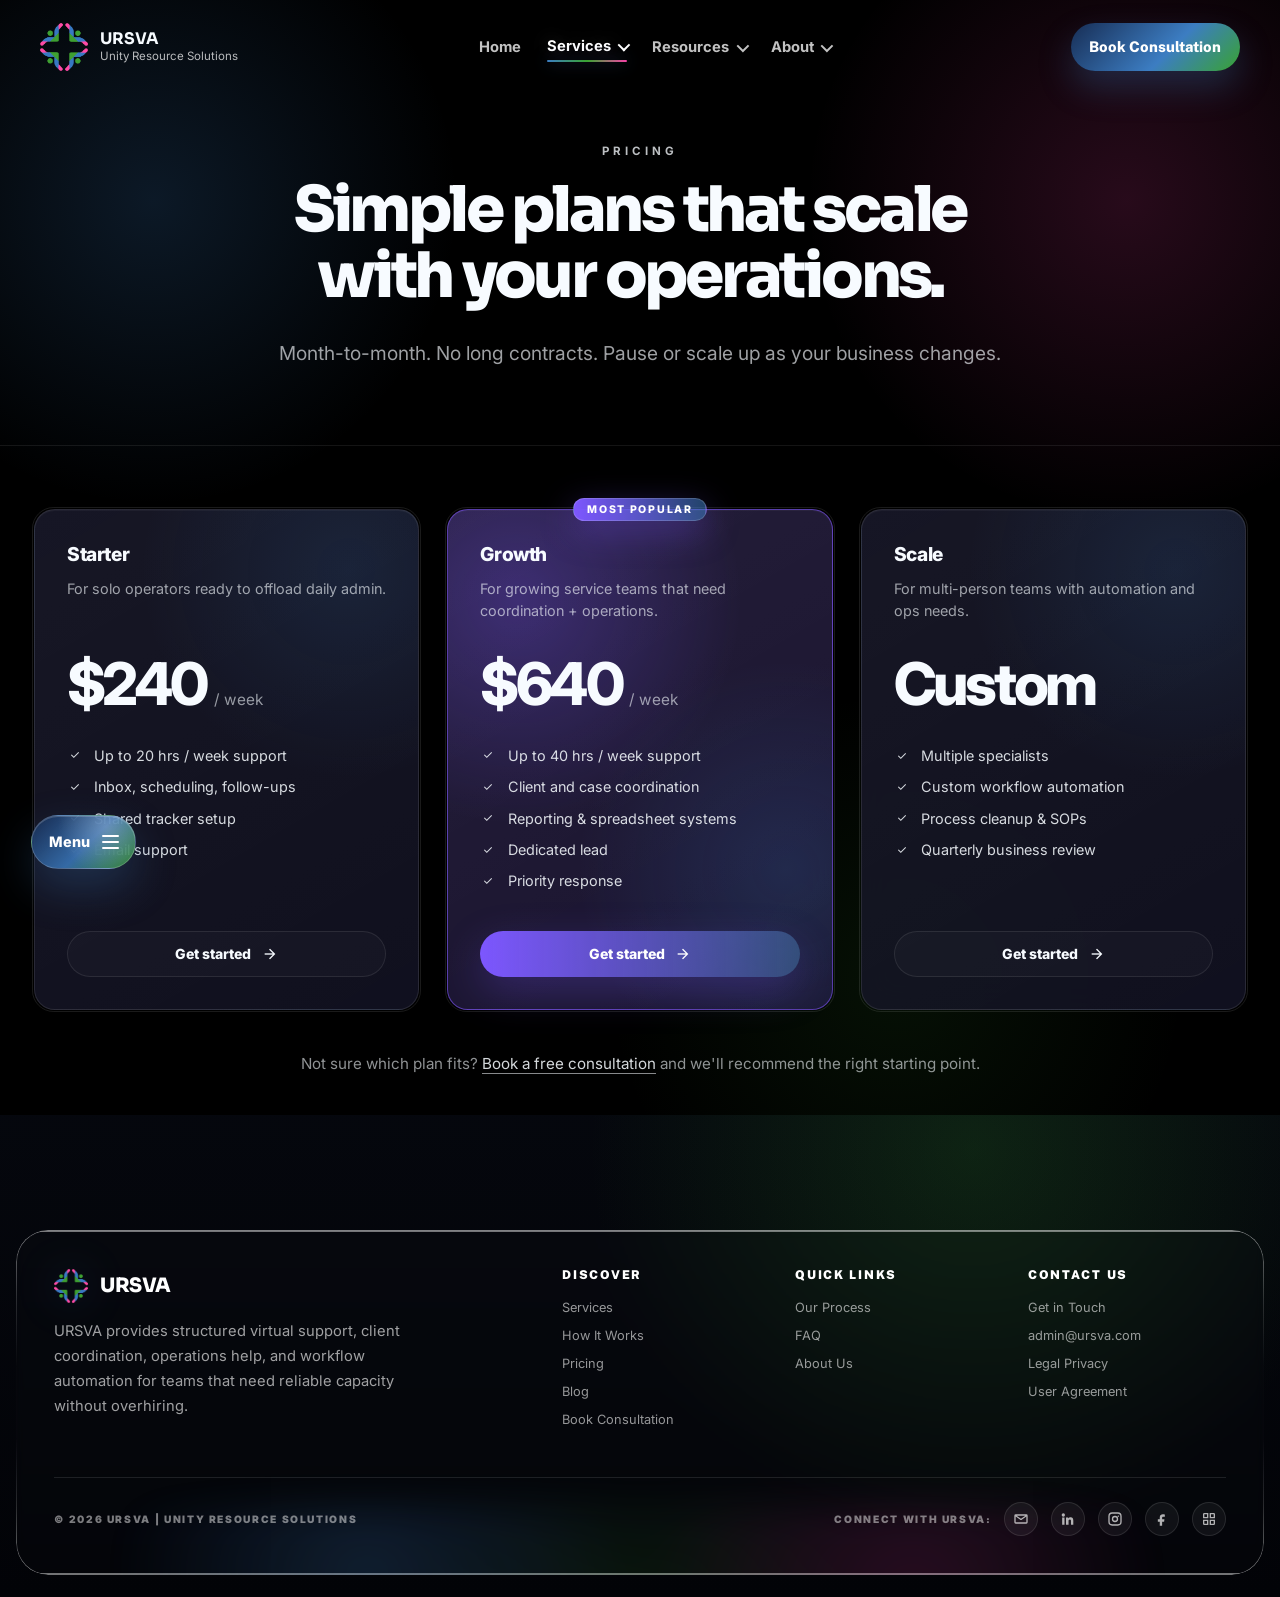
<file: pages/pricing.html>
<!DOCTYPE html>
<html lang="en">
  <head>
    <meta charset="UTF-8" />
    <meta name="viewport" content="width=device-width, initial-scale=1.0" />
    <title>Pricing | URSVA</title>
    <meta
      name="description"
      content="Simple URSVA pricing plans that scale with your operations, from weekly support to custom workflow automation."
    />
    <link rel="preconnect" href="https://fonts.googleapis.com" />
    <link rel="preconnect" href="https://fonts.gstatic.com" crossorigin />
    <link
      href="https://fonts.googleapis.com/css2?family=Inter:wght@400;500;600;700;800&family=Public+Sans:wght@400;500;600;700;800&family=Sora:wght@500;600;700;800&display=swap"
      rel="stylesheet"
    />
    <link
      href="https://fonts.googleapis.com/css2?family=Material+Symbols+Outlined:opsz,wght,FILL,GRAD@24,400,0,0"
      rel="stylesheet"
    />
    <link rel="stylesheet" href="../assets/css/styles.css" />
  </head>
  <body>
    <header class="site-header">
      <a class="brand" href="../index.html" aria-label="URSVA home">
        <img src="../assets/images/ursva-logo.png" alt="URSVA logo" />
        <span><strong>URSVA</strong><small>Unity Resource Solutions</small></span>
      </a>
      <button class="nav-toggle" type="button" aria-label="Open menu" aria-expanded="false">
        <span></span><span></span>
      </button>
      <nav class="site-nav" aria-label="Primary navigation">
        <a href="../index.html">Home</a>
        <div class="nav-item nav-dropdown services-menu">
          <a class="nav-link active has-menu" href="services.html">Services</a>
          <div class="mega-menu" aria-label="Services menu">
            <div class="mega-menu-header">
              <h2>Services</h2>
              <p>Choose support, process, and pricing details for your team.</p>
            </div>
            <div class="mega-service-grid">
              <a class="mega-service-link" href="services.html#core-support">
                <span class="mini-icon blue"></span>
                <span><strong>Core Support</strong><small>Daily admin, inbox, scheduling, and follow-ups.</small></span>
                <em></em>
              </a>
              <a class="mega-service-link" href="services.html#coordination">
                <span class="mini-icon green"></span>
                <span><strong>Client Coordination</strong><small>Referral intake, records, tracking, and updates.</small></span>
                <em></em>
              </a>
              <a class="mega-service-link" href="services.html#operations">
                <span class="mini-icon pink"></span>
                <span><strong>Operations Support</strong><small>Workflow visibility, reporting, and revenue support.</small></span>
                <em></em>
              </a>
              <a class="mega-service-link" href="services.html#automation">
                <span class="mini-icon dark"></span>
                <span><strong>Workflow Automation</strong><small>Custom trackers, spreadsheets, and process cleanup.</small></span>
                <em></em>
              </a>
              <a class="mega-service-link priority-link process-link" href="how-it-works.html">
                <span class="mini-icon blue"></span>
                <span><strong>How It Works</strong><small>See our onboarding and support process.</small></span>
                <em></em>
              </a>
              <a class="mega-service-link priority-link pricing-link" href="pricing.html">
                <span class="mini-icon green"></span>
                <span><strong>Pricing</strong><small>Review plans that scale with your operations.</small></span>
                <em></em>
              </a>
            </div>
          </div>
        </div>
        <div class="nav-item nav-dropdown resources-menu">
          <a class="nav-link has-menu" href="blog.html">Resources</a>
          <div class="mega-menu compact" aria-label="Resources menu">
            <div class="mega-menu-header">
              <h2>Resources</h2>
              <p>Helpful answers, proof points, and practical operations notes.</p>
            </div>
            <div class="mega-service-grid">
              <a class="mega-service-link" href="faq.html">
                <span class="mini-icon blue"></span>
                <span><strong>FAQ</strong><small>Answers to common support and onboarding questions.</small></span>
                <em></em>
              </a>
              <a class="mega-service-link" href="testimonials.html">
                <span class="mini-icon green"></span>
                <span><strong>Testimonials</strong><small>What clients value about structured support.</small></span>
                <em></em>
              </a>
              <a class="mega-service-link" href="blog.html">
                <span class="mini-icon pink"></span>
                <span><strong>Blog</strong><small>Ideas for cleaner operations and smarter delegation.</small></span>
                <em></em>
              </a>
            </div>
          </div>
        </div>
        <div class="nav-item nav-dropdown about-menu">
          <a class="nav-link has-menu" href="about.html">About</a>
          <div class="mega-menu compact small" aria-label="About menu">
            <div class="mega-menu-header">
              <h2>About</h2>
              <p>Meet URSVA and connect with our team.</p>
            </div>
            <div class="mega-service-grid">
              <a class="mega-service-link" href="about.html">
                <span class="mini-icon blue"></span>
                <span><strong>About Us</strong><small>Learn the purpose behind URSVA.</small></span>
                <em></em>
              </a>
              <a class="mega-service-link" href="contact.html">
                <span class="mini-icon green"></span>
                <span><strong>Contact</strong><small>Book a consultation or send us a message.</small></span>
                <em></em>
              </a>
            </div>
          </div>
        </div>
      </nav>
      <a class="header-cta" href="contact.html">Book Consultation</a>
    </header>

    <main>
      <section id="pricing" class="pricing-section-pro">
        <section class="pricing-hero-panel" aria-labelledby="pricing-title">
          <div class="pricing-shell">
            <p class="pricing-eyebrow fade-up">Pricing</p>
            <h1 id="pricing-title" class="fade-up fade-delay-1">
              Simple plans that scale
              <br />
              with your operations.
            </h1>
            <p class="pricing-hero-copy fade-up fade-delay-2">
              Month-to-month. No long contracts. Pause or scale up as your
              business changes.
            </p>
          </div>
        </section>

        <section class="pricing-options-panel" aria-label="Pricing options">
          <div class="pricing-shell">
          <div class="pricing-pro-grid">
            <article class="spotlight-border pricing-pro-card" style="--card-bg: #161616">
              <div class="pricing-pro-inner">
                <div class="fade-up pricing-plan-name">Starter</div>

                <p class="fade-up fade-delay-1 pricing-description">
                  For solo operators ready to offload daily admin.
                </p>

                <div class="fade-up fade-delay-1 pricing-price-row">
                  <span class="pricing-dollar">$240</span>
                  <span class="pricing-original">/ week</span>
                </div>

                <ul class="fade-up fade-delay-3 pricing-features">
                  <li>
                    <span class="feature-check included"><span class="material-symbols-outlined">check</span></span>
                    Up to 20 hrs / week support
                  </li>
                  <li>
                    <span class="feature-check included"><span class="material-symbols-outlined">check</span></span>
                    Inbox, scheduling, follow-ups
                  </li>
                  <li>
                    <span class="feature-check included"><span class="material-symbols-outlined">check</span></span>
                    Shared tracker setup
                  </li>
                  <li>
                    <span class="feature-check included"><span class="material-symbols-outlined">check</span></span>
                    Email support
                  </li>
                </ul>

                <div class="fade-up fade-delay-4">
                  <a class="pricing-button secondary-pricing-button" href="contact.html" aria-label="Get started with Starter">
                    <span>Get started</span>
                    <span class="material-symbols-outlined pricing-arrow">arrow_forward</span>
                  </a>
                </div>
              </div>
            </article>

            <article class="spotlight-border pricing-pro-card featured-pricing-card" style="--card-bg: #252525">
              <div class="pricing-pro-inner">
                <div class="pricing-badge">Most Popular</div>
                <div class="fade-up pricing-plan-name">Growth</div>

                <p class="fade-up fade-delay-1 pricing-description">
                  For growing service teams that need coordination +
                  operations.
                </p>

                <div class="fade-up fade-delay-1 pricing-price-row">
                  <span class="pricing-dollar">$640</span>
                  <span class="pricing-original">/ week</span>
                </div>

                <ul class="fade-up fade-delay-3 pricing-features">
                  <li>
                    <span class="feature-check included"><span class="material-symbols-outlined">check</span></span>
                    Up to 40 hrs / week support
                  </li>
                  <li>
                    <span class="feature-check included"><span class="material-symbols-outlined">check</span></span>
                    Client and case coordination
                  </li>
                  <li>
                    <span class="feature-check included"><span class="material-symbols-outlined">check</span></span>
                    Reporting &amp; spreadsheet systems
                  </li>
                  <li>
                    <span class="feature-check included"><span class="material-symbols-outlined">check</span></span>
                    Dedicated lead
                  </li>
                  <li>
                    <span class="feature-check included"><span class="material-symbols-outlined">check</span></span>
                    Priority response
                  </li>
                </ul>

                <div class="fade-up fade-delay-4">
                  <a class="pricing-button primary-pricing-button" href="contact.html" aria-label="Get started with Growth">
                    <span>Get started</span>
                    <span class="material-symbols-outlined pricing-arrow">arrow_forward</span>
                  </a>
                </div>
              </div>
            </article>

            <article class="spotlight-border pricing-pro-card" style="--card-bg: #161616">
              <div class="pricing-pro-inner">
                <div class="fade-up pricing-plan-name">Scale</div>

                <p class="fade-up fade-delay-1 pricing-description">
                  For multi-person teams with automation and ops needs.
                </p>

                <div class="fade-up fade-delay-1 pricing-price-row">
                  <span class="pricing-dollar">Custom</span>
                </div>

                <ul class="fade-up fade-delay-3 pricing-features">
                  <li>
                    <span class="feature-check included"><span class="material-symbols-outlined">check</span></span>
                    Multiple specialists
                  </li>
                  <li>
                    <span class="feature-check included"><span class="material-symbols-outlined">check</span></span>
                    Custom workflow automation
                  </li>
                  <li>
                    <span class="feature-check included"><span class="material-symbols-outlined">check</span></span>
                    Process cleanup &amp; SOPs
                  </li>
                  <li>
                    <span class="feature-check included"><span class="material-symbols-outlined">check</span></span>
                    Quarterly business review
                  </li>
                </ul>

                <div class="fade-up fade-delay-4">
                  <a class="pricing-button secondary-pricing-button" href="contact.html" aria-label="Get started with Scale">
                    <span>Get started</span>
                    <span class="material-symbols-outlined pricing-arrow">arrow_forward</span>
                  </a>
                </div>
              </div>
            </article>
          </div>

          <p class="pricing-footnote fade-up fade-delay-4">
            Not sure which plan fits?
            <a href="contact.html">Book a free consultation</a>
            and we'll recommend the right starting point.
          </p>
          </div>
        </section>
      </section>
    </main>

<footer class="site-footer liquid-glass">
      <div class="footer-grid">
        <section class="footer-brand-block" aria-label="URSVA footer overview">
          <a class="footer-brand" href="../index.html" aria-label="URSVA home">
            <img src="../assets/images/ursva-logo.png" alt="URSVA logo" />
            <span>URSVA</span>
          </a>
          <p>
            URSVA provides structured virtual support, client coordination,
            operations help, and workflow automation for teams that need
            reliable capacity without overhiring.
          </p>
        </section>

        <nav class="footer-links-grid" aria-label="Footer navigation">
          <div>
            <h2>Discover</h2>
            <a href="services.html">Services</a>
            <a href="how-it-works.html">How It Works</a>
            <a href="pricing.html">Pricing</a>
            <a href="blog.html">Blog</a>
            <a href="contact.html">Book Consultation</a>
          </div>
          <div>
            <h2>Quick Links</h2>
            <a href="how-it-works.html#onboarding">Our Process</a>
            <a href="faq.html">FAQ</a>
            <a href="about.html">About Us</a>
          </div>
          <div>
            <h2>Contact Us</h2>
            <a href="contact.html">Get in Touch</a>
            <a href="mailto:admin@ursva.com">admin@ursva.com</a>
            <a href="privacy-policy.html">Legal Privacy</a>
            <a href="terms-of-service.html">User Agreement</a>
          </div>
        </nav>
      </div>

      <div class="footer-bottom-bar">
        <p>© 2026 URSVA | Unity Resource Solutions</p>
        <div class="footer-socials" aria-label="Social links">
          <span>Connect with URSVA:</span>
          <a href="mailto:admin@ursva.com" aria-label="Email URSVA">
            <svg viewBox="0 0 24 24" aria-hidden="true"><path d="M4 5h16a2 2 0 0 1 2 2v10a2 2 0 0 1-2 2H4a2 2 0 0 1-2-2V7a2 2 0 0 1 2-2Zm0 3.2V17h16V8.2l-7.34 5.14a1.15 1.15 0 0 1-1.32 0L4 8.2Zm1.5-1.1L12 11.66l6.5-4.56h-13Z" /></svg>
          </a>
          <a href="https://www.linkedin.com/company/unityrsva/posts/?feedView=all" target="_blank" rel="noopener" aria-label="Visit URSVA on LinkedIn">
            <svg viewBox="0 0 24 24" aria-hidden="true"><path d="M4.98 3.5A2.48 2.48 0 1 1 5 8.46 2.48 2.48 0 0 1 4.98 3.5ZM3.25 9.75h3.5V20.5h-3.5V9.75Zm5.75 0h3.35v1.47h.05c.47-.88 1.62-1.8 3.33-1.8 3.56 0 4.22 2.34 4.22 5.38v5.7h-3.5v-5.05c0-1.2-.02-2.75-1.68-2.75-1.68 0-1.94 1.31-1.94 2.67v5.13H9V9.75Z" /></svg>
          </a>
          <a href="https://www.instagram.com/unityrsva/" target="_blank" rel="noopener" aria-label="Visit URSVA on Instagram">
            <svg viewBox="0 0 24 24" aria-hidden="true"><path d="M7.75 2h8.5A5.76 5.76 0 0 1 22 7.75v8.5A5.76 5.76 0 0 1 16.25 22h-8.5A5.76 5.76 0 0 1 2 16.25v-8.5A5.76 5.76 0 0 1 7.75 2Zm0 2A3.75 3.75 0 0 0 4 7.75v8.5A3.75 3.75 0 0 0 7.75 20h8.5A3.75 3.75 0 0 0 20 16.25v-8.5A3.75 3.75 0 0 0 16.25 4h-8.5ZM12 7.25A4.75 4.75 0 1 1 12 16.75 4.75 4.75 0 0 1 12 7.25Zm0 2A2.75 2.75 0 1 0 12 14.75 2.75 2.75 0 0 0 12 9.25Zm5.05-2.65a1.1 1.1 0 1 1 0 2.2 1.1 1.1 0 0 1 0-2.2Z" /></svg>
          </a>
          <a href="https://www.facebook.com/unityrsva/" target="_blank" rel="noopener" aria-label="Visit URSVA on Facebook">
            <svg viewBox="0 0 24 24" aria-hidden="true"><path d="M14 8.5h2.25V5.25A10.2 10.2 0 0 0 13.4 5c-2.82 0-4.75 1.72-4.75 4.86v2.64H5.75V16h2.9v6h3.55v-6h2.95l.47-3.5H12.2V10.2c0-1.01.27-1.7 1.8-1.7Z" /></svg>
          </a>
          <a href="services.html" aria-label="Explore URSVA services">
            <svg viewBox="0 0 24 24" aria-hidden="true"><path d="M5 3h6v8H3V5a2 2 0 0 1 2-2Zm0 2v4h4V5H5Zm8-2h6a2 2 0 0 1 2 2v6h-8V3Zm2 2v4h4V5h-4ZM3 13h8v8H5a2 2 0 0 1-2-2v-6Zm2 2v4h4v-4H5Zm8-2h8v6a2 2 0 0 1-2 2h-6v-8Zm2 2v4h4v-4h-4Z" /></svg>
          </a>
        </div>
      </div>
    </footer>
    <script src="../assets/js/main.js?v=hero-scroll-reveal"></script>
  </body>
</html>
</file>
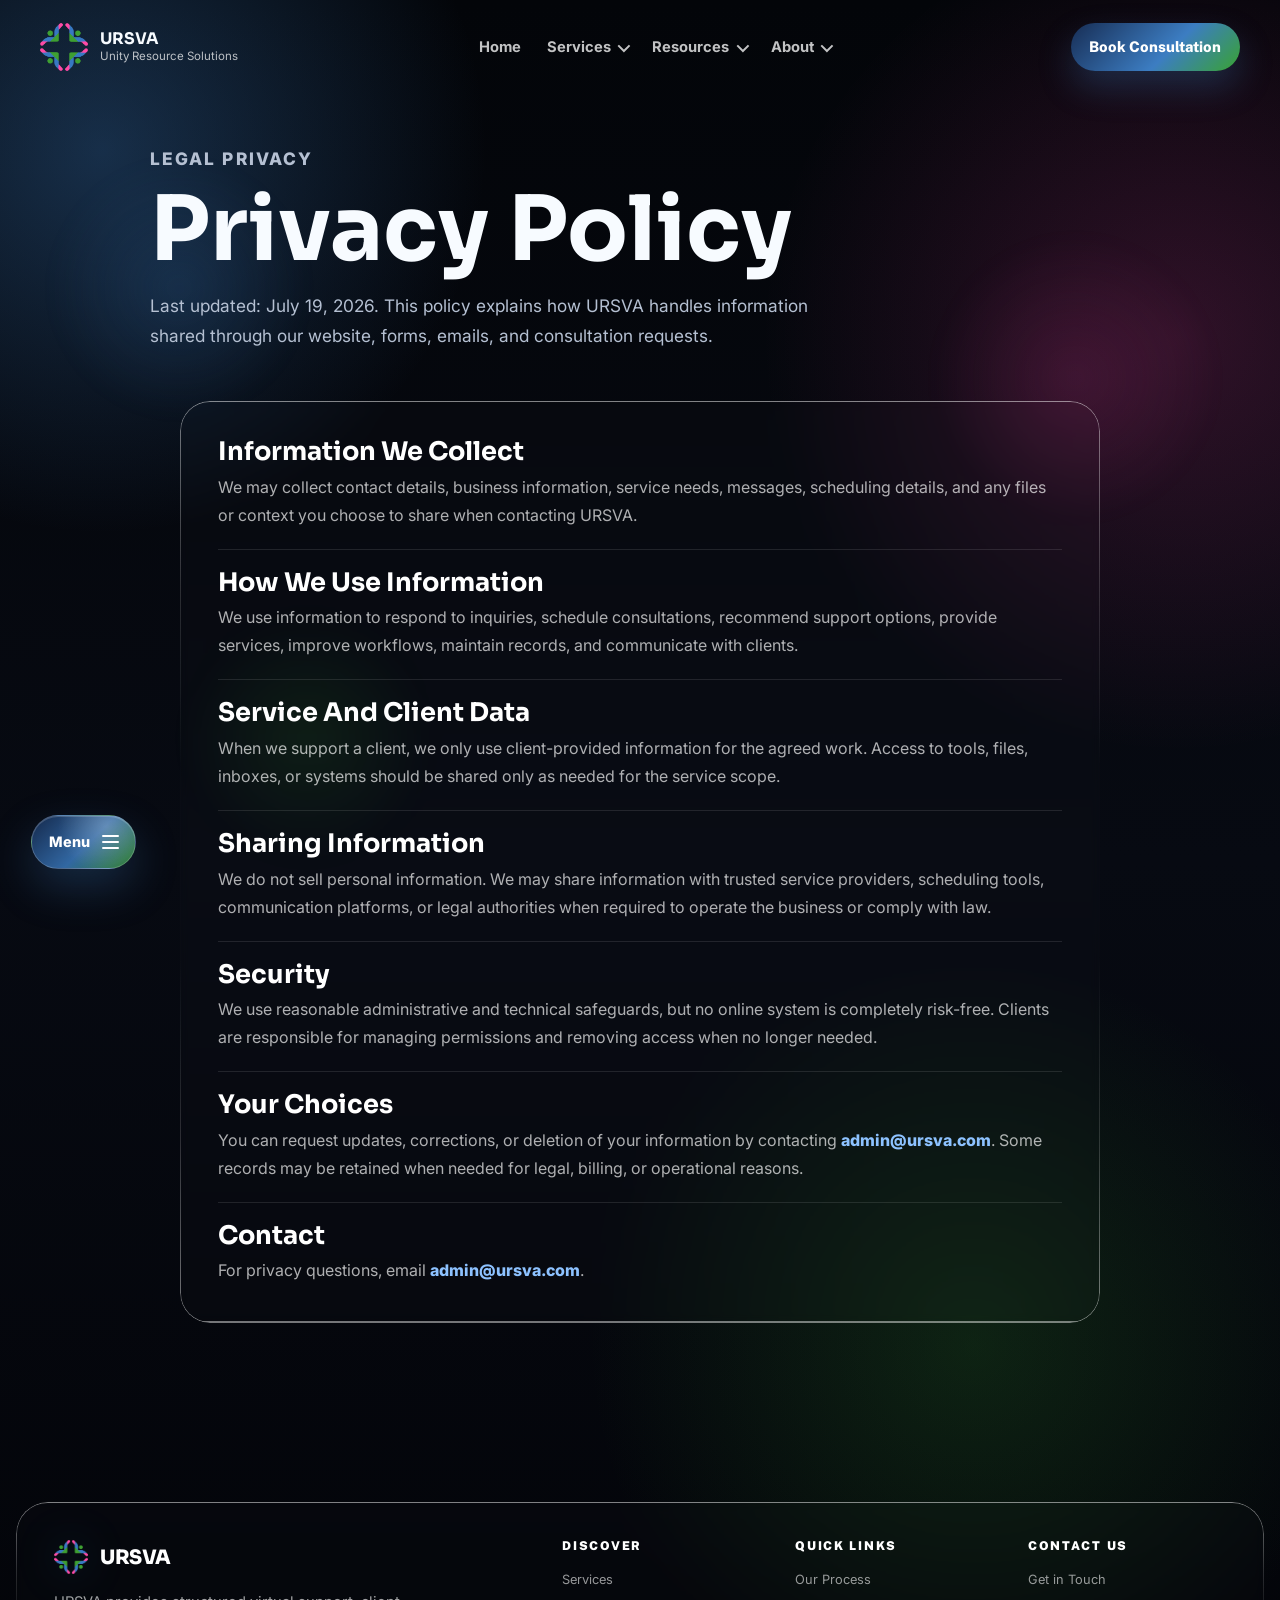
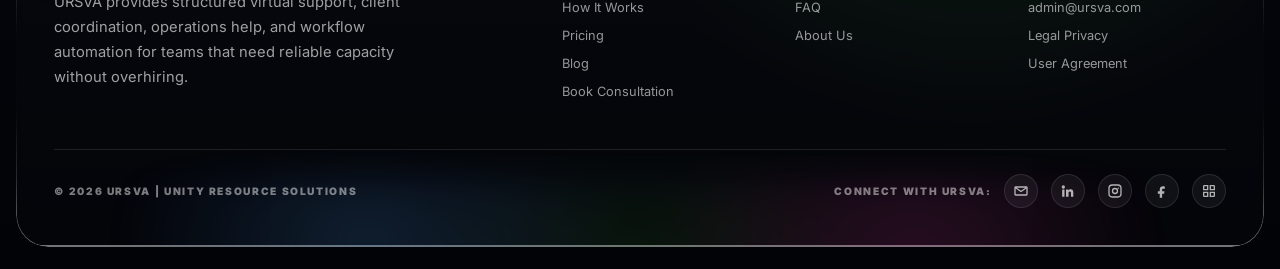
<file: pages/privacy-policy.html>
<!DOCTYPE html>
<html lang="en">
  <head>
    <meta charset="UTF-8" />
    <meta name="viewport" content="width=device-width, initial-scale=1.0" />
    <title>Privacy Policy | URSVA</title>
    <meta name="description" content="Read the URSVA privacy policy for website visitors, consultation inquiries, and service communications." />
    <meta name="keywords" content="URSVA privacy policy, virtual assistant privacy, operations support privacy, client information policy" />
    <link rel="preconnect" href="https://fonts.googleapis.com" />
    <link rel="preconnect" href="https://fonts.gstatic.com" crossorigin />
    <link href="https://fonts.googleapis.com/css2?family=Inter:wght@300;400;500;600;700;800&family=Public+Sans:wght@400;500;600;700;800&family=Sora:wght@500;600;700;800&display=swap" rel="stylesheet" />
    <link rel="stylesheet" href="../assets/css/styles.css" />
  </head>
  <body>
    <header class="site-header">
      <a class="brand" href="../index.html" aria-label="URSVA home">
        <img src="../assets/images/ursva-logo.png" alt="URSVA logo" />
        <span><strong>URSVA</strong><small>Unity Resource Solutions</small></span>
      </a>
      <button class="nav-toggle" type="button" aria-label="Open menu" aria-expanded="false">
        <span></span><span></span>
      </button>
      <nav class="site-nav" aria-label="Primary navigation">
        <a href="../index.html">Home</a>
        <div class="nav-item nav-dropdown services-menu">
          <a class="nav-link has-menu" href="services.html">Services</a>
          <div class="mega-menu" aria-label="Services menu">
            <div class="mega-menu-header">
              <h2>Services</h2>
              <p>Choose support, process, and pricing details for your team.</p>
            </div>
            <div class="mega-service-grid">
              <a class="mega-service-link" href="services.html#core-support">
                <span class="mini-icon blue"></span>
                <span><strong>Core Support</strong><small>Daily admin, inbox, scheduling, and follow-ups.</small></span>
                <em></em>
              </a>
              <a class="mega-service-link" href="services.html#coordination">
                <span class="mini-icon green"></span>
                <span><strong>Client Coordination</strong><small>Referral intake, records, tracking, and updates.</small></span>
                <em></em>
              </a>
              <a class="mega-service-link" href="services.html#operations">
                <span class="mini-icon pink"></span>
                <span><strong>Operations Support</strong><small>Workflow visibility, reporting, and revenue support.</small></span>
                <em></em>
              </a>
              <a class="mega-service-link" href="services.html#automation">
                <span class="mini-icon dark"></span>
                <span><strong>Workflow Automation</strong><small>Custom trackers, spreadsheets, and process cleanup.</small></span>
                <em></em>
              </a>
              <a class="mega-service-link priority-link process-link" href="how-it-works.html">
                <span class="mini-icon blue"></span>
                <span><strong>How It Works</strong><small>See our onboarding and support process.</small></span>
                <em></em>
              </a>
              <a class="mega-service-link priority-link pricing-link" href="pricing.html">
                <span class="mini-icon green"></span>
                <span><strong>Pricing</strong><small>Review plans that scale with your operations.</small></span>
                <em></em>
              </a>
            </div>
          </div>
        </div>
        <div class="nav-item nav-dropdown resources-menu">
          <a class="nav-link has-menu" href="blog.html">Resources</a>
          <div class="mega-menu compact" aria-label="Resources menu">
            <div class="mega-menu-header">
              <h2>Resources</h2>
              <p>Helpful answers, proof points, and practical operations notes.</p>
            </div>
            <div class="mega-service-grid">
              <a class="mega-service-link" href="faq.html">
                <span class="mini-icon blue"></span>
                <span><strong>FAQ</strong><small>Answers to common support and onboarding questions.</small></span>
                <em></em>
              </a>
              <a class="mega-service-link" href="testimonials.html">
                <span class="mini-icon green"></span>
                <span><strong>Testimonials</strong><small>What clients value about structured support.</small></span>
                <em></em>
              </a>
              <a class="mega-service-link" href="blog.html">
                <span class="mini-icon pink"></span>
                <span><strong>Blog</strong><small>Ideas for cleaner operations and smarter delegation.</small></span>
                <em></em>
              </a>
            </div>
          </div>
        </div>
        <div class="nav-item nav-dropdown about-menu">
          <a class="nav-link has-menu" href="about.html">About</a>
          <div class="mega-menu compact small" aria-label="About menu">
            <div class="mega-menu-header">
              <h2>About</h2>
              <p>Meet URSVA and connect with our team.</p>
            </div>
            <div class="mega-service-grid">
              <a class="mega-service-link" href="about.html">
                <span class="mini-icon blue"></span>
                <span><strong>About Us</strong><small>Learn the purpose behind URSVA.</small></span>
                <em></em>
              </a>
              <a class="mega-service-link" href="contact.html">
                <span class="mini-icon green"></span>
                <span><strong>Contact</strong><small>Book a consultation or send us a message.</small></span>
                <em></em>
              </a>
            </div>
          </div>
        </div>
      </nav>
      <a class="header-cta" href="contact.html">Book Consultation</a>
    </header>

    <main>
      <section class="page-hero compact legal-hero">
        <p class="eyebrow">Legal Privacy</p>
        <h1>Privacy Policy</h1>
        <p>Last updated: July 19, 2026. This policy explains how URSVA handles information shared through our website, forms, emails, and consultation requests.</p>
      </section>

      <section class="legal-document liquid-glass">
        <article>
          <h2>Information We Collect</h2>
          <p>We may collect contact details, business information, service needs, messages, scheduling details, and any files or context you choose to share when contacting URSVA.</p>
        </article>
        <article>
          <h2>How We Use Information</h2>
          <p>We use information to respond to inquiries, schedule consultations, recommend support options, provide services, improve workflows, maintain records, and communicate with clients.</p>
        </article>
        <article>
          <h2>Service And Client Data</h2>
          <p>When we support a client, we only use client-provided information for the agreed work. Access to tools, files, inboxes, or systems should be shared only as needed for the service scope.</p>
        </article>
        <article>
          <h2>Sharing Information</h2>
          <p>We do not sell personal information. We may share information with trusted service providers, scheduling tools, communication platforms, or legal authorities when required to operate the business or comply with law.</p>
        </article>
        <article>
          <h2>Security</h2>
          <p>We use reasonable administrative and technical safeguards, but no online system is completely risk-free. Clients are responsible for managing permissions and removing access when no longer needed.</p>
        </article>
        <article>
          <h2>Your Choices</h2>
          <p>You can request updates, corrections, or deletion of your information by contacting <a href="mailto:admin@ursva.com">admin@ursva.com</a>. Some records may be retained when needed for legal, billing, or operational reasons.</p>
        </article>
        <article>
          <h2>Contact</h2>
          <p>For privacy questions, email <a href="mailto:admin@ursva.com">admin@ursva.com</a>.</p>
        </article>
      </section>
    </main>

<footer class="site-footer liquid-glass">
      <div class="footer-grid">
        <section class="footer-brand-block" aria-label="URSVA footer overview">
          <a class="footer-brand" href="../index.html" aria-label="URSVA home">
            <img src="../assets/images/ursva-logo.png" alt="URSVA logo" />
            <span>URSVA</span>
          </a>
          <p>
            URSVA provides structured virtual support, client coordination,
            operations help, and workflow automation for teams that need
            reliable capacity without overhiring.
          </p>
        </section>

        <nav class="footer-links-grid" aria-label="Footer navigation">
          <div>
            <h2>Discover</h2>
            <a href="services.html">Services</a>
            <a href="how-it-works.html">How It Works</a>
            <a href="pricing.html">Pricing</a>
            <a href="blog.html">Blog</a>
            <a href="contact.html">Book Consultation</a>
          </div>
          <div>
            <h2>Quick Links</h2>
            <a href="how-it-works.html#onboarding">Our Process</a>
            <a href="faq.html">FAQ</a>
            <a href="about.html">About Us</a>
          </div>
          <div>
            <h2>Contact Us</h2>
            <a href="contact.html">Get in Touch</a>
            <a href="mailto:admin@ursva.com">admin@ursva.com</a>
            <a href="privacy-policy.html">Legal Privacy</a>
            <a href="terms-of-service.html">User Agreement</a>
          </div>
        </nav>
      </div>

      <div class="footer-bottom-bar">
        <p>© 2026 URSVA | Unity Resource Solutions</p>
        <div class="footer-socials" aria-label="Social links">
          <span>Connect with URSVA:</span>
          <a href="mailto:admin@ursva.com" aria-label="Email URSVA">
            <svg viewBox="0 0 24 24" aria-hidden="true"><path d="M4 5h16a2 2 0 0 1 2 2v10a2 2 0 0 1-2 2H4a2 2 0 0 1-2-2V7a2 2 0 0 1 2-2Zm0 3.2V17h16V8.2l-7.34 5.14a1.15 1.15 0 0 1-1.32 0L4 8.2Zm1.5-1.1L12 11.66l6.5-4.56h-13Z" /></svg>
          </a>
          <a href="https://www.linkedin.com/company/unityrsva/posts/?feedView=all" target="_blank" rel="noopener" aria-label="Visit URSVA on LinkedIn">
            <svg viewBox="0 0 24 24" aria-hidden="true"><path d="M4.98 3.5A2.48 2.48 0 1 1 5 8.46 2.48 2.48 0 0 1 4.98 3.5ZM3.25 9.75h3.5V20.5h-3.5V9.75Zm5.75 0h3.35v1.47h.05c.47-.88 1.62-1.8 3.33-1.8 3.56 0 4.22 2.34 4.22 5.38v5.7h-3.5v-5.05c0-1.2-.02-2.75-1.68-2.75-1.68 0-1.94 1.31-1.94 2.67v5.13H9V9.75Z" /></svg>
          </a>
          <a href="https://www.instagram.com/unityrsva/" target="_blank" rel="noopener" aria-label="Visit URSVA on Instagram">
            <svg viewBox="0 0 24 24" aria-hidden="true"><path d="M7.75 2h8.5A5.76 5.76 0 0 1 22 7.75v8.5A5.76 5.76 0 0 1 16.25 22h-8.5A5.76 5.76 0 0 1 2 16.25v-8.5A5.76 5.76 0 0 1 7.75 2Zm0 2A3.75 3.75 0 0 0 4 7.75v8.5A3.75 3.75 0 0 0 7.75 20h8.5A3.75 3.75 0 0 0 20 16.25v-8.5A3.75 3.75 0 0 0 16.25 4h-8.5ZM12 7.25A4.75 4.75 0 1 1 12 16.75 4.75 4.75 0 0 1 12 7.25Zm0 2A2.75 2.75 0 1 0 12 14.75 2.75 2.75 0 0 0 12 9.25Zm5.05-2.65a1.1 1.1 0 1 1 0 2.2 1.1 1.1 0 0 1 0-2.2Z" /></svg>
          </a>
          <a href="https://www.facebook.com/unityrsva/" target="_blank" rel="noopener" aria-label="Visit URSVA on Facebook">
            <svg viewBox="0 0 24 24" aria-hidden="true"><path d="M14 8.5h2.25V5.25A10.2 10.2 0 0 0 13.4 5c-2.82 0-4.75 1.72-4.75 4.86v2.64H5.75V16h2.9v6h3.55v-6h2.95l.47-3.5H12.2V10.2c0-1.01.27-1.7 1.8-1.7Z" /></svg>
          </a>
          <a href="services.html" aria-label="Explore URSVA services">
            <svg viewBox="0 0 24 24" aria-hidden="true"><path d="M5 3h6v8H3V5a2 2 0 0 1 2-2Zm0 2v4h4V5H5Zm8-2h6a2 2 0 0 1 2 2v6h-8V3Zm2 2v4h4V5h-4ZM3 13h8v8H5a2 2 0 0 1-2-2v-6Zm2 2v4h4v-4H5Zm8-2h8v6a2 2 0 0 1-2 2h-6v-8Zm2 2v4h4v-4h-4Z" /></svg>
          </a>
        </div>
      </div>
    </footer>
    <script src="../assets/js/main.js?v=legal-pages"></script>
  </body>
</html>
</file>
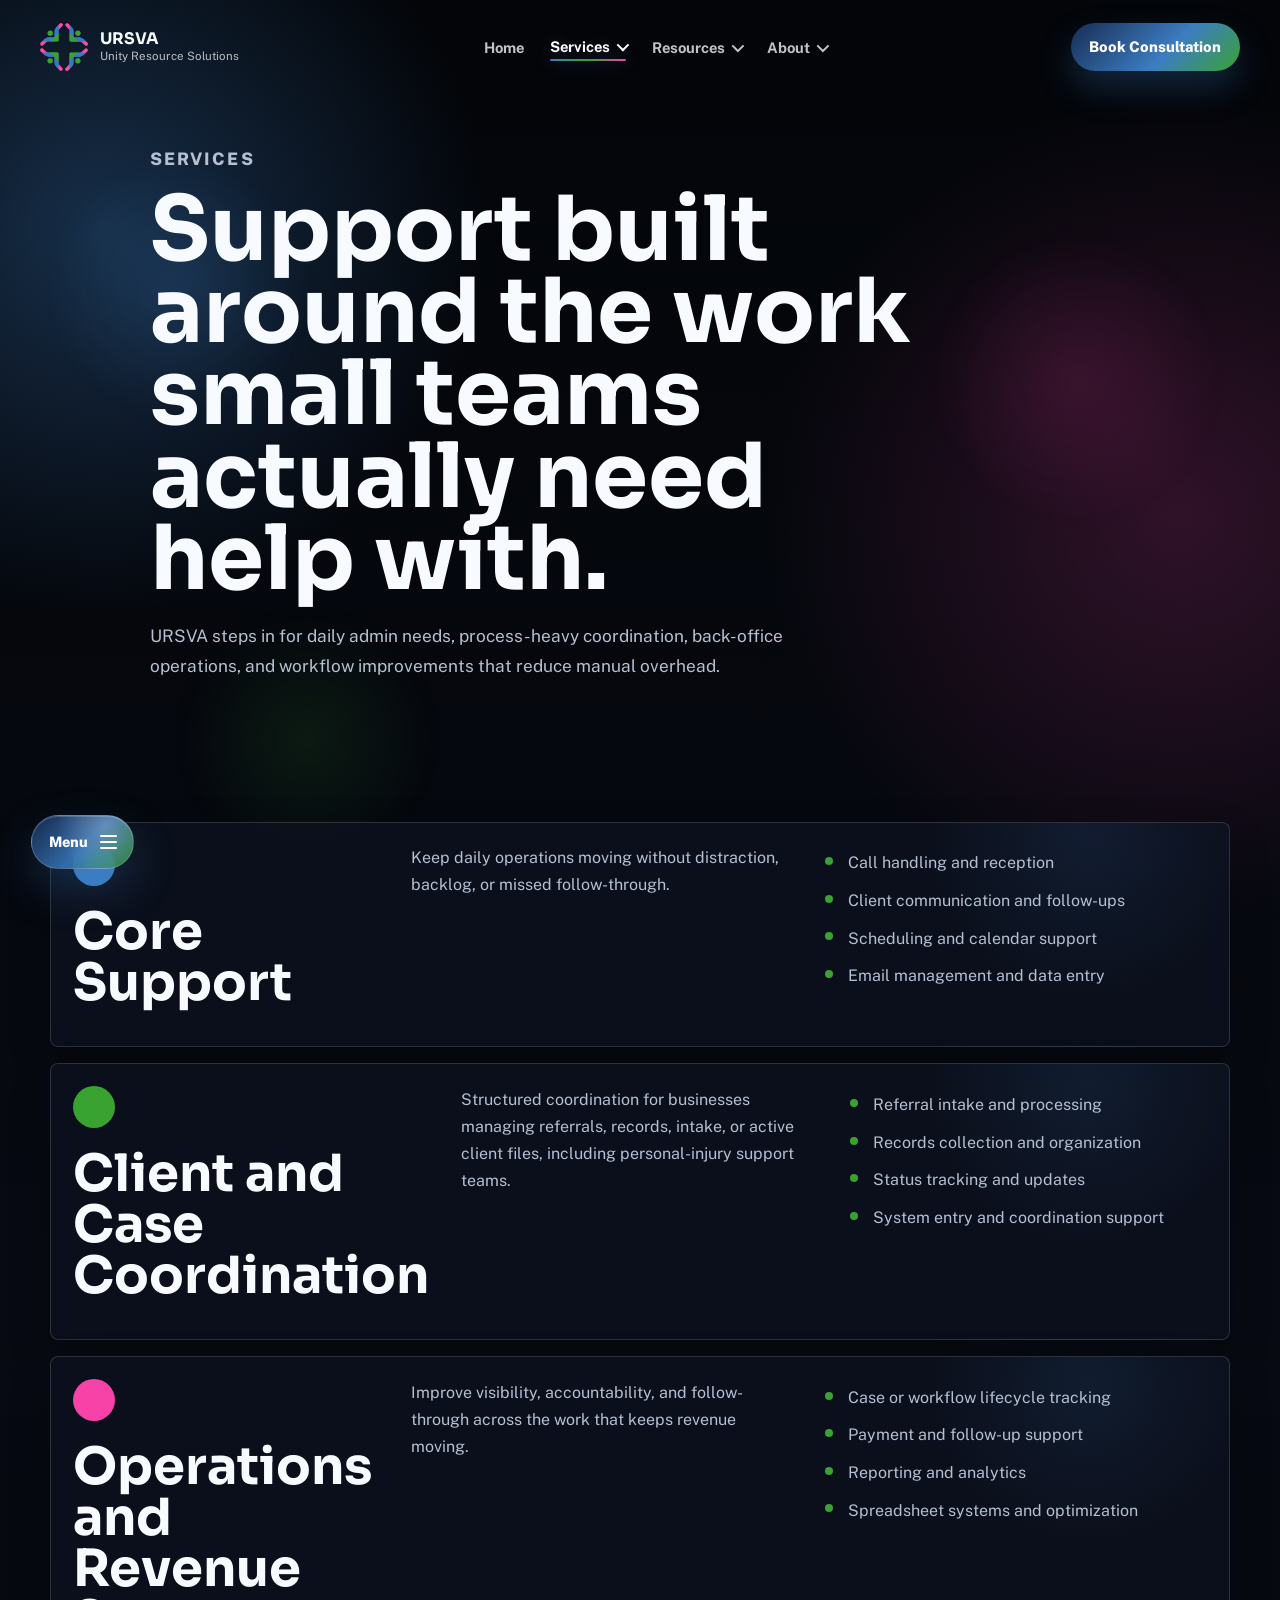
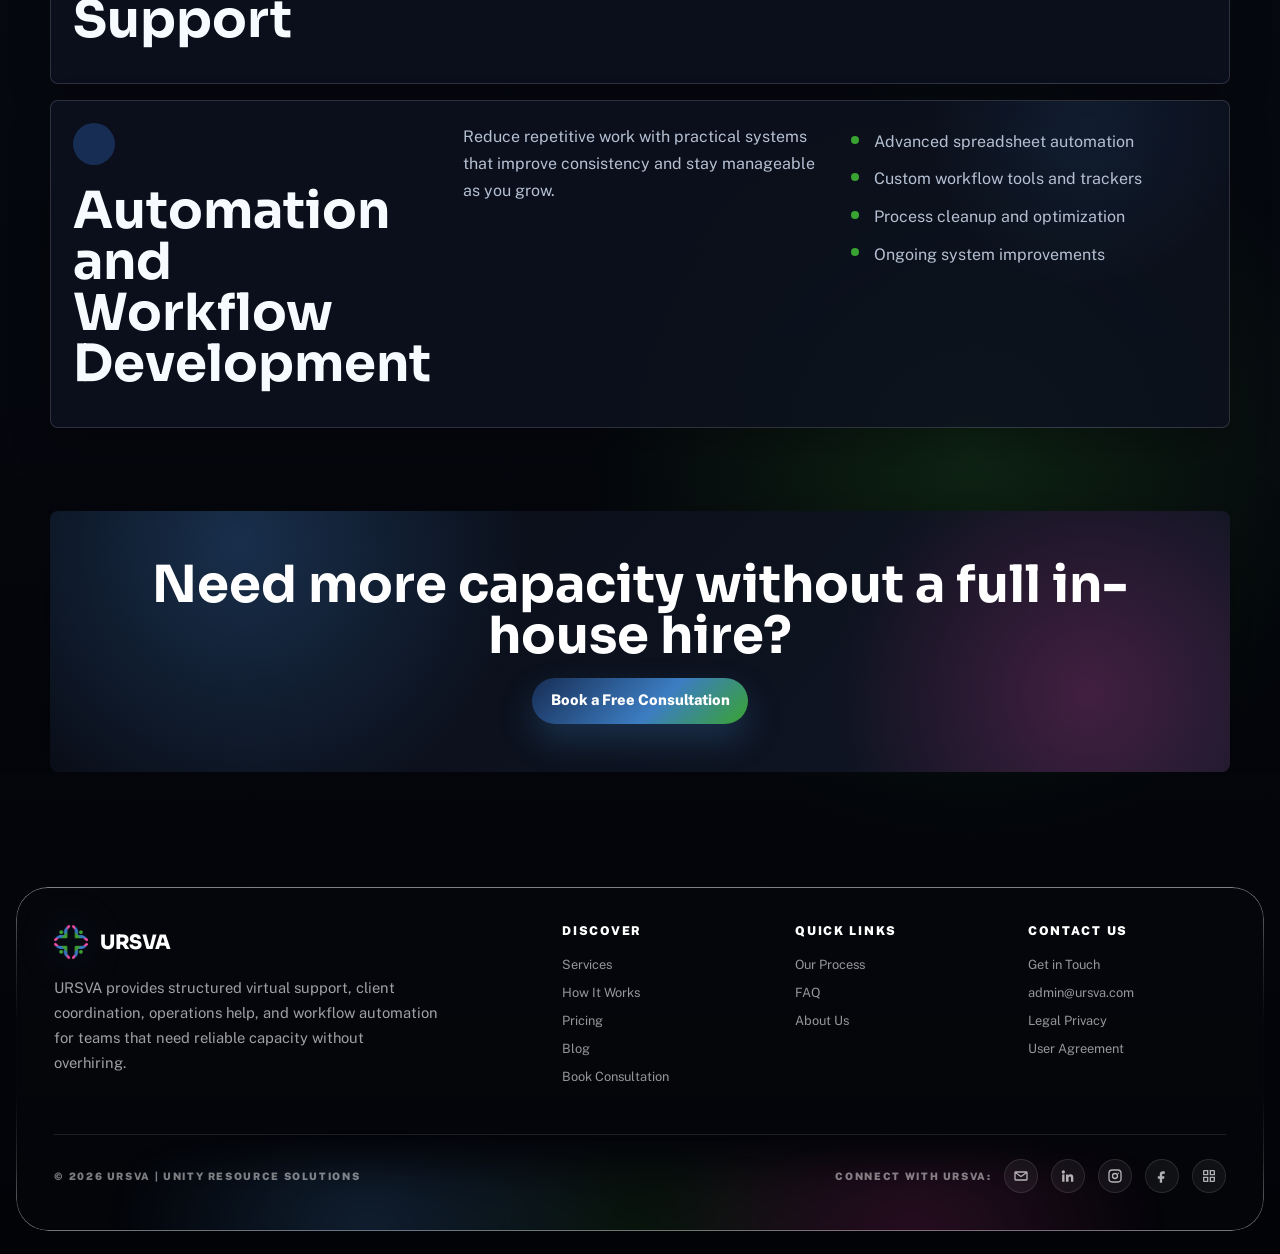
<file: pages/services.html>
<!DOCTYPE html>
<html lang="en">
  <head>
    <meta charset="UTF-8" />
    <meta name="viewport" content="width=device-width, initial-scale=1.0" />
    <title>Services | URSVA</title>
    <meta
      name="description"
      content="Explore URSVA virtual support, client coordination, operations support, and automation services."
    />
    <link rel="preconnect" href="https://fonts.googleapis.com" />
    <link rel="preconnect" href="https://fonts.gstatic.com" crossorigin />
    <link
      href="https://fonts.googleapis.com/css2?family=Public+Sans:wght@400;500;600;700;800&family=Sora:wght@500;600;700;800&display=swap"
      rel="stylesheet"
    />
    <link rel="stylesheet" href="../assets/css/styles.css" />
  </head>
  <body>
    <header class="site-header">
      <a class="brand" href="../index.html" aria-label="URSVA home">
        <img src="../assets/images/ursva-logo.png" alt="URSVA logo" />
        <span><strong>URSVA</strong><small>Unity Resource Solutions</small></span>
      </a>
      <button class="nav-toggle" type="button" aria-label="Open menu" aria-expanded="false">
        <span></span><span></span>
      </button>
      <nav class="site-nav" aria-label="Primary navigation">
        <a href="../index.html">Home</a>
        <div class="nav-item nav-dropdown services-menu">
          <a class="nav-link active has-menu" href="services.html">Services</a>
          <div class="mega-menu" aria-label="Services menu">
            <div class="mega-menu-header">
              <h2>Services</h2>
              <p>Choose support, process, and pricing details for your team.</p>
            </div>
            <div class="mega-service-grid">
              <a class="mega-service-link" href="services.html#core-support">
                <span class="mini-icon blue"></span>
                <span><strong>Core Support</strong><small>Daily admin, inbox, scheduling, and follow-ups.</small></span>
                <em></em>
              </a>
              <a class="mega-service-link" href="services.html#coordination">
                <span class="mini-icon green"></span>
                <span><strong>Client Coordination</strong><small>Referral intake, records, tracking, and updates.</small></span>
                <em></em>
              </a>
              <a class="mega-service-link" href="services.html#operations">
                <span class="mini-icon pink"></span>
                <span><strong>Operations Support</strong><small>Workflow visibility, reporting, and revenue support.</small></span>
                <em></em>
              </a>
              <a class="mega-service-link" href="services.html#automation">
                <span class="mini-icon dark"></span>
                <span><strong>Workflow Automation</strong><small>Custom trackers, spreadsheets, and process cleanup.</small></span>
                <em></em>
              </a>
              <a class="mega-service-link priority-link process-link" href="how-it-works.html">
                <span class="mini-icon blue"></span>
                <span><strong>How It Works</strong><small>See our onboarding and support process.</small></span>
                <em></em>
              </a>
              <a class="mega-service-link priority-link pricing-link" href="pricing.html">
                <span class="mini-icon green"></span>
                <span><strong>Pricing</strong><small>Review plans that scale with your operations.</small></span>
                <em></em>
              </a>
            </div>
          </div>
        </div>
        <div class="nav-item nav-dropdown resources-menu">
          <a class="nav-link has-menu" href="blog.html">Resources</a>
          <div class="mega-menu compact" aria-label="Resources menu">
            <div class="mega-menu-header">
              <h2>Resources</h2>
              <p>Helpful answers, proof points, and practical operations notes.</p>
            </div>
            <div class="mega-service-grid">
              <a class="mega-service-link" href="faq.html">
                <span class="mini-icon blue"></span>
                <span><strong>FAQ</strong><small>Answers to common support and onboarding questions.</small></span>
                <em></em>
              </a>
              <a class="mega-service-link" href="testimonials.html">
                <span class="mini-icon green"></span>
                <span><strong>Testimonials</strong><small>What clients value about structured support.</small></span>
                <em></em>
              </a>
              <a class="mega-service-link" href="blog.html">
                <span class="mini-icon pink"></span>
                <span><strong>Blog</strong><small>Ideas for cleaner operations and smarter delegation.</small></span>
                <em></em>
              </a>
            </div>
          </div>
        </div>
        <div class="nav-item nav-dropdown about-menu">
          <a class="nav-link has-menu" href="about.html">About</a>
          <div class="mega-menu compact small" aria-label="About menu">
            <div class="mega-menu-header">
              <h2>About</h2>
              <p>Meet URSVA and connect with our team.</p>
            </div>
            <div class="mega-service-grid">
              <a class="mega-service-link" href="about.html">
                <span class="mini-icon blue"></span>
                <span><strong>About Us</strong><small>Learn the purpose behind URSVA.</small></span>
                <em></em>
              </a>
              <a class="mega-service-link" href="contact.html">
                <span class="mini-icon green"></span>
                <span><strong>Contact</strong><small>Book a consultation or send us a message.</small></span>
                <em></em>
              </a>
            </div>
          </div>
        </div>
      </nav>
      <a class="header-cta" href="contact.html">Book Consultation</a>
    </header>

    <main>
      <section class="page-hero compact">
        <p class="eyebrow">Services</p>
        <h1>Support built around the work small teams actually need help with.</h1>
        <p>
          URSVA steps in for daily admin needs, process-heavy coordination,
          back-office operations, and workflow improvements that reduce manual overhead.
        </p>
      </section>

      <section class="section service-list">
        <article class="service-row" id="core-support">
          <div><span class="card-icon blue"></span><h2>Core Support</h2></div>
          <p>Keep daily operations moving without distraction, backlog, or missed follow-through.</p>
          <ul>
            <li>Call handling and reception</li>
            <li>Client communication and follow-ups</li>
            <li>Scheduling and calendar support</li>
            <li>Email management and data entry</li>
          </ul>
        </article>

        <article class="service-row" id="coordination">
          <div><span class="card-icon green"></span><h2>Client and Case Coordination</h2></div>
          <p>
            Structured coordination for businesses managing referrals, records, intake,
            or active client files, including personal-injury support teams.
          </p>
          <ul>
            <li>Referral intake and processing</li>
            <li>Records collection and organization</li>
            <li>Status tracking and updates</li>
            <li>System entry and coordination support</li>
          </ul>
        </article>

        <article class="service-row" id="operations">
          <div><span class="card-icon pink"></span><h2>Operations and Revenue Support</h2></div>
          <p>
            Improve visibility, accountability, and follow-through across the work
            that keeps revenue moving.
          </p>
          <ul>
            <li>Case or workflow lifecycle tracking</li>
            <li>Payment and follow-up support</li>
            <li>Reporting and analytics</li>
            <li>Spreadsheet systems and optimization</li>
          </ul>
        </article>

        <article class="service-row" id="automation">
          <div><span class="card-icon dark"></span><h2>Automation and Workflow Development</h2></div>
          <p>
            Reduce repetitive work with practical systems that improve consistency
            and stay manageable as you grow.
          </p>
          <ul>
            <li>Advanced spreadsheet automation</li>
            <li>Custom workflow tools and trackers</li>
            <li>Process cleanup and optimization</li>
            <li>Ongoing system improvements</li>
          </ul>
        </article>
      </section>

      <section class="section cta-section slim">
        <h2>Need more capacity without a full in-house hire?</h2>
        <a class="button primary" href="contact.html">Book a Free Consultation</a>
      </section>
    </main>

<footer class="site-footer liquid-glass">
      <div class="footer-grid">
        <section class="footer-brand-block" aria-label="URSVA footer overview">
          <a class="footer-brand" href="../index.html" aria-label="URSVA home">
            <img src="../assets/images/ursva-logo.png" alt="URSVA logo" />
            <span>URSVA</span>
          </a>
          <p>
            URSVA provides structured virtual support, client coordination,
            operations help, and workflow automation for teams that need
            reliable capacity without overhiring.
          </p>
        </section>

        <nav class="footer-links-grid" aria-label="Footer navigation">
          <div>
            <h2>Discover</h2>
            <a href="services.html">Services</a>
            <a href="how-it-works.html">How It Works</a>
            <a href="pricing.html">Pricing</a>
            <a href="blog.html">Blog</a>
            <a href="contact.html">Book Consultation</a>
          </div>
          <div>
            <h2>Quick Links</h2>
            <a href="how-it-works.html#onboarding">Our Process</a>
            <a href="faq.html">FAQ</a>
            <a href="about.html">About Us</a>
          </div>
          <div>
            <h2>Contact Us</h2>
            <a href="contact.html">Get in Touch</a>
            <a href="mailto:admin@ursva.com">admin@ursva.com</a>
            <a href="privacy-policy.html">Legal Privacy</a>
            <a href="terms-of-service.html">User Agreement</a>
          </div>
        </nav>
      </div>

      <div class="footer-bottom-bar">
        <p>© 2026 URSVA | Unity Resource Solutions</p>
        <div class="footer-socials" aria-label="Social links">
          <span>Connect with URSVA:</span>
          <a href="mailto:admin@ursva.com" aria-label="Email URSVA">
            <svg viewBox="0 0 24 24" aria-hidden="true"><path d="M4 5h16a2 2 0 0 1 2 2v10a2 2 0 0 1-2 2H4a2 2 0 0 1-2-2V7a2 2 0 0 1 2-2Zm0 3.2V17h16V8.2l-7.34 5.14a1.15 1.15 0 0 1-1.32 0L4 8.2Zm1.5-1.1L12 11.66l6.5-4.56h-13Z" /></svg>
          </a>
          <a href="https://www.linkedin.com/company/unityrsva/posts/?feedView=all" target="_blank" rel="noopener" aria-label="Visit URSVA on LinkedIn">
            <svg viewBox="0 0 24 24" aria-hidden="true"><path d="M4.98 3.5A2.48 2.48 0 1 1 5 8.46 2.48 2.48 0 0 1 4.98 3.5ZM3.25 9.75h3.5V20.5h-3.5V9.75Zm5.75 0h3.35v1.47h.05c.47-.88 1.62-1.8 3.33-1.8 3.56 0 4.22 2.34 4.22 5.38v5.7h-3.5v-5.05c0-1.2-.02-2.75-1.68-2.75-1.68 0-1.94 1.31-1.94 2.67v5.13H9V9.75Z" /></svg>
          </a>
          <a href="https://www.instagram.com/unityrsva/" target="_blank" rel="noopener" aria-label="Visit URSVA on Instagram">
            <svg viewBox="0 0 24 24" aria-hidden="true"><path d="M7.75 2h8.5A5.76 5.76 0 0 1 22 7.75v8.5A5.76 5.76 0 0 1 16.25 22h-8.5A5.76 5.76 0 0 1 2 16.25v-8.5A5.76 5.76 0 0 1 7.75 2Zm0 2A3.75 3.75 0 0 0 4 7.75v8.5A3.75 3.75 0 0 0 7.75 20h8.5A3.75 3.75 0 0 0 20 16.25v-8.5A3.75 3.75 0 0 0 16.25 4h-8.5ZM12 7.25A4.75 4.75 0 1 1 12 16.75 4.75 4.75 0 0 1 12 7.25Zm0 2A2.75 2.75 0 1 0 12 14.75 2.75 2.75 0 0 0 12 9.25Zm5.05-2.65a1.1 1.1 0 1 1 0 2.2 1.1 1.1 0 0 1 0-2.2Z" /></svg>
          </a>
          <a href="https://www.facebook.com/unityrsva/" target="_blank" rel="noopener" aria-label="Visit URSVA on Facebook">
            <svg viewBox="0 0 24 24" aria-hidden="true"><path d="M14 8.5h2.25V5.25A10.2 10.2 0 0 0 13.4 5c-2.82 0-4.75 1.72-4.75 4.86v2.64H5.75V16h2.9v6h3.55v-6h2.95l.47-3.5H12.2V10.2c0-1.01.27-1.7 1.8-1.7Z" /></svg>
          </a>
          <a href="services.html" aria-label="Explore URSVA services">
            <svg viewBox="0 0 24 24" aria-hidden="true"><path d="M5 3h6v8H3V5a2 2 0 0 1 2-2Zm0 2v4h4V5H5Zm8-2h6a2 2 0 0 1 2 2v6h-8V3Zm2 2v4h4V5h-4ZM3 13h8v8H5a2 2 0 0 1-2-2v-6Zm2 2v4h4v-4H5Zm8-2h8v6a2 2 0 0 1-2 2h-6v-8Zm2 2v4h4v-4h-4Z" /></svg>
          </a>
        </div>
      </div>
    </footer>
    <script src="../assets/js/main.js?v=hero-scroll-reveal"></script>
  </body>
</html>
</file>
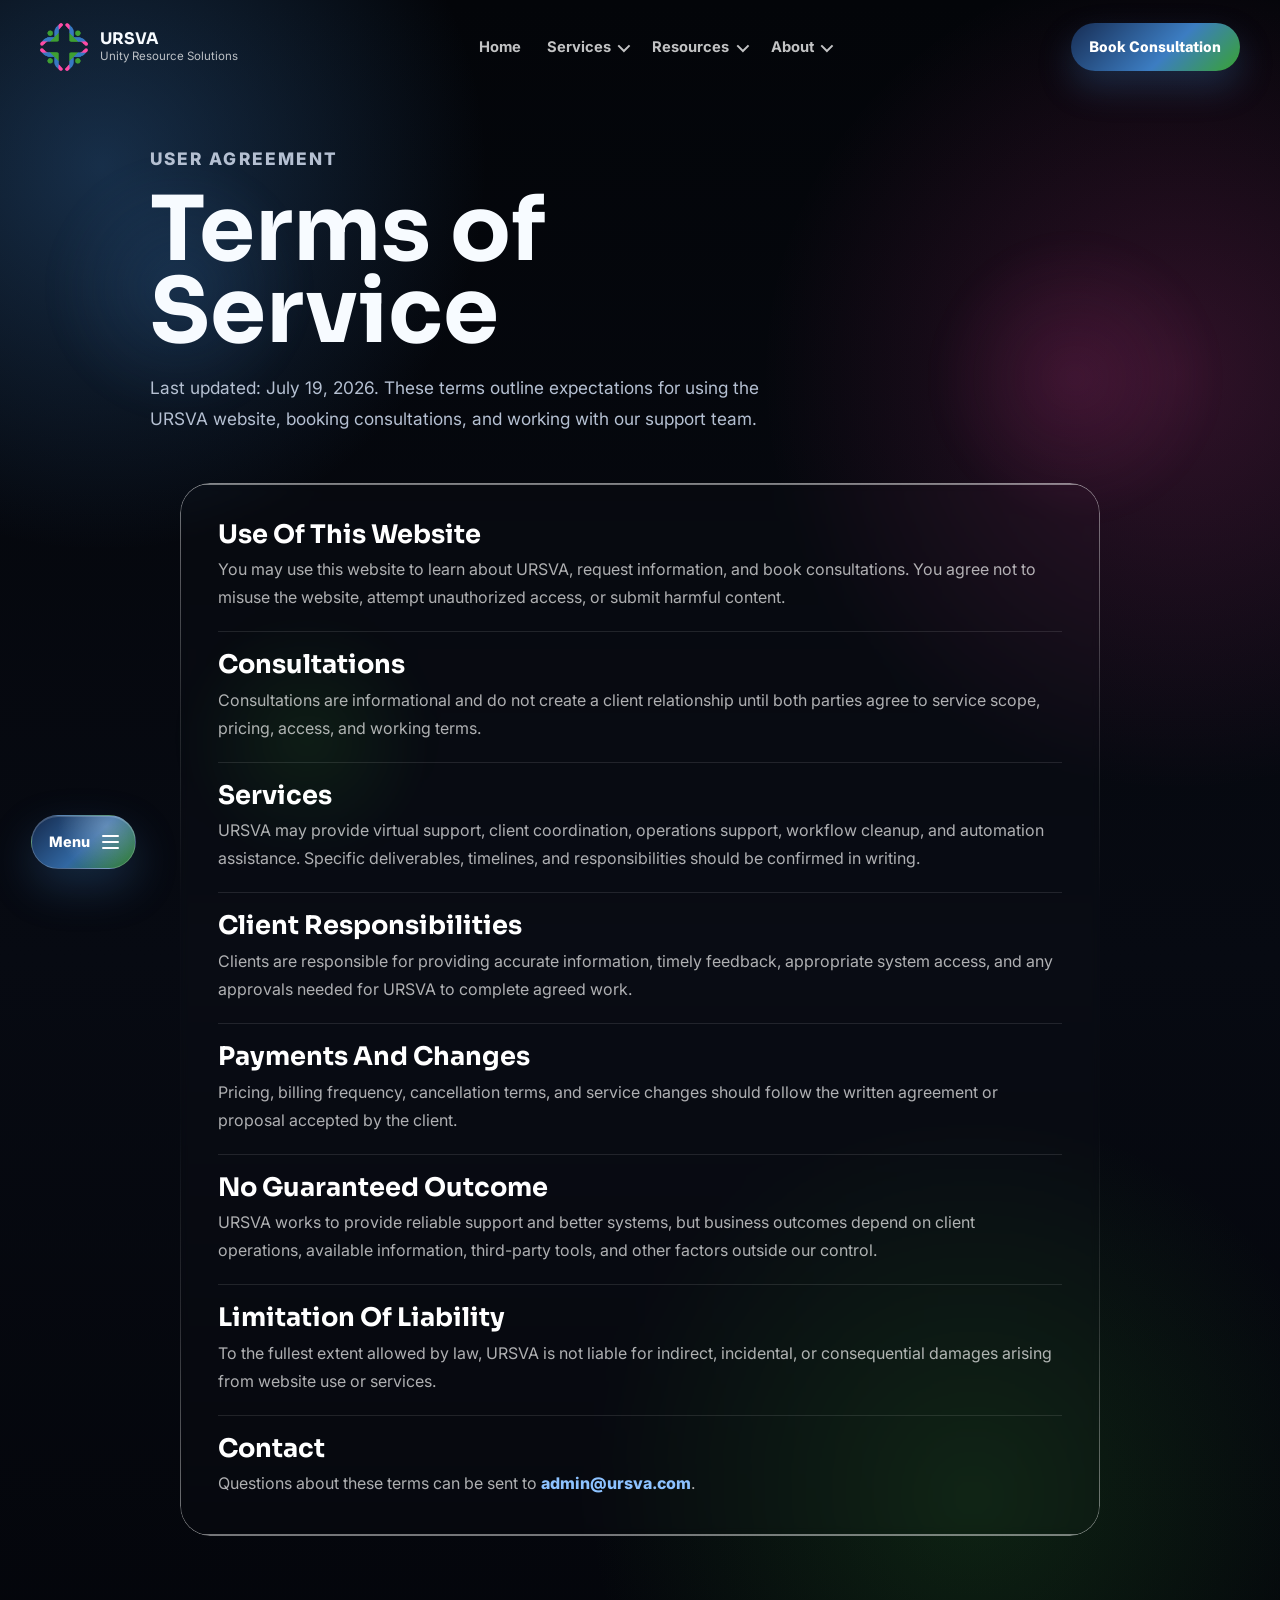
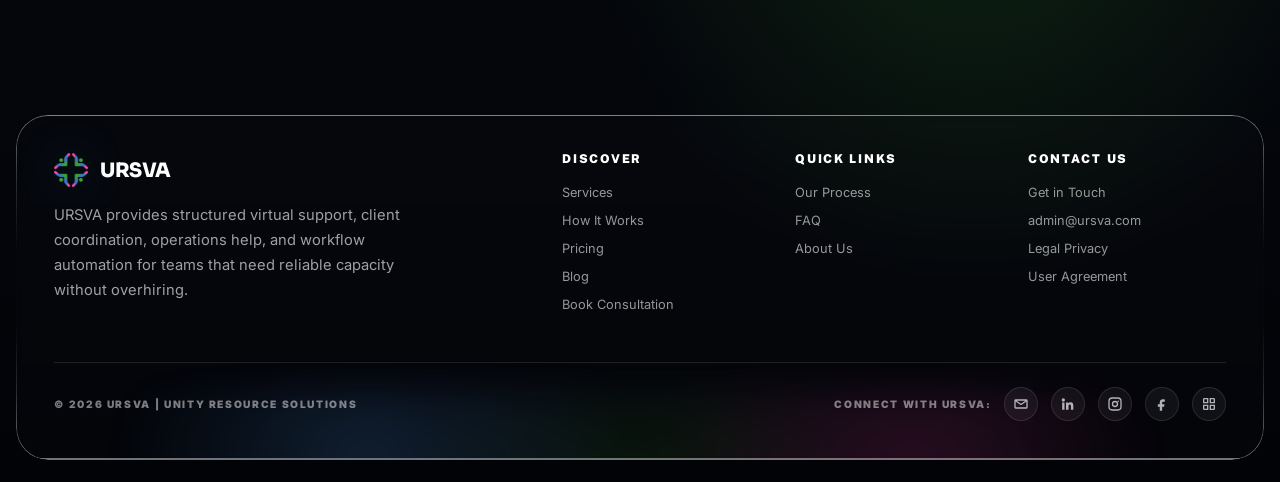
<file: pages/terms-of-service.html>
<!DOCTYPE html>
<html lang="en">
  <head>
    <meta charset="UTF-8" />
    <meta name="viewport" content="width=device-width, initial-scale=1.0" />
    <title>Terms of Service | URSVA</title>
    <meta name="description" content="Read the URSVA terms of service for website use, consultations, and virtual support services." />
    <meta name="keywords" content="URSVA terms of service, virtual assistant terms, operations support agreement, workflow automation terms" />
    <link rel="preconnect" href="https://fonts.googleapis.com" />
    <link rel="preconnect" href="https://fonts.gstatic.com" crossorigin />
    <link href="https://fonts.googleapis.com/css2?family=Inter:wght@300;400;500;600;700;800&family=Public+Sans:wght@400;500;600;700;800&family=Sora:wght@500;600;700;800&display=swap" rel="stylesheet" />
    <link rel="stylesheet" href="../assets/css/styles.css" />
  </head>
  <body>
    <header class="site-header">
      <a class="brand" href="../index.html" aria-label="URSVA home">
        <img src="../assets/images/ursva-logo.png" alt="URSVA logo" />
        <span><strong>URSVA</strong><small>Unity Resource Solutions</small></span>
      </a>
      <button class="nav-toggle" type="button" aria-label="Open menu" aria-expanded="false">
        <span></span><span></span>
      </button>
      <nav class="site-nav" aria-label="Primary navigation">
        <a href="../index.html">Home</a>
        <div class="nav-item nav-dropdown services-menu">
          <a class="nav-link has-menu" href="services.html">Services</a>
          <div class="mega-menu" aria-label="Services menu">
            <div class="mega-menu-header">
              <h2>Services</h2>
              <p>Choose support, process, and pricing details for your team.</p>
            </div>
            <div class="mega-service-grid">
              <a class="mega-service-link" href="services.html#core-support">
                <span class="mini-icon blue"></span>
                <span><strong>Core Support</strong><small>Daily admin, inbox, scheduling, and follow-ups.</small></span>
                <em></em>
              </a>
              <a class="mega-service-link" href="services.html#coordination">
                <span class="mini-icon green"></span>
                <span><strong>Client Coordination</strong><small>Referral intake, records, tracking, and updates.</small></span>
                <em></em>
              </a>
              <a class="mega-service-link" href="services.html#operations">
                <span class="mini-icon pink"></span>
                <span><strong>Operations Support</strong><small>Workflow visibility, reporting, and revenue support.</small></span>
                <em></em>
              </a>
              <a class="mega-service-link" href="services.html#automation">
                <span class="mini-icon dark"></span>
                <span><strong>Workflow Automation</strong><small>Custom trackers, spreadsheets, and process cleanup.</small></span>
                <em></em>
              </a>
              <a class="mega-service-link priority-link process-link" href="how-it-works.html">
                <span class="mini-icon blue"></span>
                <span><strong>How It Works</strong><small>See our onboarding and support process.</small></span>
                <em></em>
              </a>
              <a class="mega-service-link priority-link pricing-link" href="pricing.html">
                <span class="mini-icon green"></span>
                <span><strong>Pricing</strong><small>Review plans that scale with your operations.</small></span>
                <em></em>
              </a>
            </div>
          </div>
        </div>
        <div class="nav-item nav-dropdown resources-menu">
          <a class="nav-link has-menu" href="blog.html">Resources</a>
          <div class="mega-menu compact" aria-label="Resources menu">
            <div class="mega-menu-header">
              <h2>Resources</h2>
              <p>Helpful answers, proof points, and practical operations notes.</p>
            </div>
            <div class="mega-service-grid">
              <a class="mega-service-link" href="faq.html">
                <span class="mini-icon blue"></span>
                <span><strong>FAQ</strong><small>Answers to common support and onboarding questions.</small></span>
                <em></em>
              </a>
              <a class="mega-service-link" href="testimonials.html">
                <span class="mini-icon green"></span>
                <span><strong>Testimonials</strong><small>What clients value about structured support.</small></span>
                <em></em>
              </a>
              <a class="mega-service-link" href="blog.html">
                <span class="mini-icon pink"></span>
                <span><strong>Blog</strong><small>Ideas for cleaner operations and smarter delegation.</small></span>
                <em></em>
              </a>
            </div>
          </div>
        </div>
        <div class="nav-item nav-dropdown about-menu">
          <a class="nav-link has-menu" href="about.html">About</a>
          <div class="mega-menu compact small" aria-label="About menu">
            <div class="mega-menu-header">
              <h2>About</h2>
              <p>Meet URSVA and connect with our team.</p>
            </div>
            <div class="mega-service-grid">
              <a class="mega-service-link" href="about.html">
                <span class="mini-icon blue"></span>
                <span><strong>About Us</strong><small>Learn the purpose behind URSVA.</small></span>
                <em></em>
              </a>
              <a class="mega-service-link" href="contact.html">
                <span class="mini-icon green"></span>
                <span><strong>Contact</strong><small>Book a consultation or send us a message.</small></span>
                <em></em>
              </a>
            </div>
          </div>
        </div>
      </nav>
      <a class="header-cta" href="contact.html">Book Consultation</a>
    </header>

    <main>
      <section class="page-hero compact legal-hero">
        <p class="eyebrow">User Agreement</p>
        <h1>Terms of Service</h1>
        <p>Last updated: July 19, 2026. These terms outline expectations for using the URSVA website, booking consultations, and working with our support team.</p>
      </section>

      <section class="legal-document liquid-glass">
        <article>
          <h2>Use Of This Website</h2>
          <p>You may use this website to learn about URSVA, request information, and book consultations. You agree not to misuse the website, attempt unauthorized access, or submit harmful content.</p>
        </article>
        <article>
          <h2>Consultations</h2>
          <p>Consultations are informational and do not create a client relationship until both parties agree to service scope, pricing, access, and working terms.</p>
        </article>
        <article>
          <h2>Services</h2>
          <p>URSVA may provide virtual support, client coordination, operations support, workflow cleanup, and automation assistance. Specific deliverables, timelines, and responsibilities should be confirmed in writing.</p>
        </article>
        <article>
          <h2>Client Responsibilities</h2>
          <p>Clients are responsible for providing accurate information, timely feedback, appropriate system access, and any approvals needed for URSVA to complete agreed work.</p>
        </article>
        <article>
          <h2>Payments And Changes</h2>
          <p>Pricing, billing frequency, cancellation terms, and service changes should follow the written agreement or proposal accepted by the client.</p>
        </article>
        <article>
          <h2>No Guaranteed Outcome</h2>
          <p>URSVA works to provide reliable support and better systems, but business outcomes depend on client operations, available information, third-party tools, and other factors outside our control.</p>
        </article>
        <article>
          <h2>Limitation Of Liability</h2>
          <p>To the fullest extent allowed by law, URSVA is not liable for indirect, incidental, or consequential damages arising from website use or services.</p>
        </article>
        <article>
          <h2>Contact</h2>
          <p>Questions about these terms can be sent to <a href="mailto:admin@ursva.com">admin@ursva.com</a>.</p>
        </article>
      </section>
    </main>

<footer class="site-footer liquid-glass">
      <div class="footer-grid">
        <section class="footer-brand-block" aria-label="URSVA footer overview">
          <a class="footer-brand" href="../index.html" aria-label="URSVA home">
            <img src="../assets/images/ursva-logo.png" alt="URSVA logo" />
            <span>URSVA</span>
          </a>
          <p>
            URSVA provides structured virtual support, client coordination,
            operations help, and workflow automation for teams that need
            reliable capacity without overhiring.
          </p>
        </section>

        <nav class="footer-links-grid" aria-label="Footer navigation">
          <div>
            <h2>Discover</h2>
            <a href="services.html">Services</a>
            <a href="how-it-works.html">How It Works</a>
            <a href="pricing.html">Pricing</a>
            <a href="blog.html">Blog</a>
            <a href="contact.html">Book Consultation</a>
          </div>
          <div>
            <h2>Quick Links</h2>
            <a href="how-it-works.html#onboarding">Our Process</a>
            <a href="faq.html">FAQ</a>
            <a href="about.html">About Us</a>
          </div>
          <div>
            <h2>Contact Us</h2>
            <a href="contact.html">Get in Touch</a>
            <a href="mailto:admin@ursva.com">admin@ursva.com</a>
            <a href="privacy-policy.html">Legal Privacy</a>
            <a href="terms-of-service.html">User Agreement</a>
          </div>
        </nav>
      </div>

      <div class="footer-bottom-bar">
        <p>© 2026 URSVA | Unity Resource Solutions</p>
        <div class="footer-socials" aria-label="Social links">
          <span>Connect with URSVA:</span>
          <a href="mailto:admin@ursva.com" aria-label="Email URSVA">
            <svg viewBox="0 0 24 24" aria-hidden="true"><path d="M4 5h16a2 2 0 0 1 2 2v10a2 2 0 0 1-2 2H4a2 2 0 0 1-2-2V7a2 2 0 0 1 2-2Zm0 3.2V17h16V8.2l-7.34 5.14a1.15 1.15 0 0 1-1.32 0L4 8.2Zm1.5-1.1L12 11.66l6.5-4.56h-13Z" /></svg>
          </a>
          <a href="https://www.linkedin.com/company/unityrsva/posts/?feedView=all" target="_blank" rel="noopener" aria-label="Visit URSVA on LinkedIn">
            <svg viewBox="0 0 24 24" aria-hidden="true"><path d="M4.98 3.5A2.48 2.48 0 1 1 5 8.46 2.48 2.48 0 0 1 4.98 3.5ZM3.25 9.75h3.5V20.5h-3.5V9.75Zm5.75 0h3.35v1.47h.05c.47-.88 1.62-1.8 3.33-1.8 3.56 0 4.22 2.34 4.22 5.38v5.7h-3.5v-5.05c0-1.2-.02-2.75-1.68-2.75-1.68 0-1.94 1.31-1.94 2.67v5.13H9V9.75Z" /></svg>
          </a>
          <a href="https://www.instagram.com/unityrsva/" target="_blank" rel="noopener" aria-label="Visit URSVA on Instagram">
            <svg viewBox="0 0 24 24" aria-hidden="true"><path d="M7.75 2h8.5A5.76 5.76 0 0 1 22 7.75v8.5A5.76 5.76 0 0 1 16.25 22h-8.5A5.76 5.76 0 0 1 2 16.25v-8.5A5.76 5.76 0 0 1 7.75 2Zm0 2A3.75 3.75 0 0 0 4 7.75v8.5A3.75 3.75 0 0 0 7.75 20h8.5A3.75 3.75 0 0 0 20 16.25v-8.5A3.75 3.75 0 0 0 16.25 4h-8.5ZM12 7.25A4.75 4.75 0 1 1 12 16.75 4.75 4.75 0 0 1 12 7.25Zm0 2A2.75 2.75 0 1 0 12 14.75 2.75 2.75 0 0 0 12 9.25Zm5.05-2.65a1.1 1.1 0 1 1 0 2.2 1.1 1.1 0 0 1 0-2.2Z" /></svg>
          </a>
          <a href="https://www.facebook.com/unityrsva/" target="_blank" rel="noopener" aria-label="Visit URSVA on Facebook">
            <svg viewBox="0 0 24 24" aria-hidden="true"><path d="M14 8.5h2.25V5.25A10.2 10.2 0 0 0 13.4 5c-2.82 0-4.75 1.72-4.75 4.86v2.64H5.75V16h2.9v6h3.55v-6h2.95l.47-3.5H12.2V10.2c0-1.01.27-1.7 1.8-1.7Z" /></svg>
          </a>
          <a href="services.html" aria-label="Explore URSVA services">
            <svg viewBox="0 0 24 24" aria-hidden="true"><path d="M5 3h6v8H3V5a2 2 0 0 1 2-2Zm0 2v4h4V5H5Zm8-2h6a2 2 0 0 1 2 2v6h-8V3Zm2 2v4h4V5h-4ZM3 13h8v8H5a2 2 0 0 1-2-2v-6Zm2 2v4h4v-4H5Zm8-2h8v6a2 2 0 0 1-2 2h-6v-8Zm2 2v4h4v-4h-4Z" /></svg>
          </a>
        </div>
      </div>
    </footer>
    <script src="../assets/js/main.js?v=legal-pages"></script>
  </body>
</html>
</file>
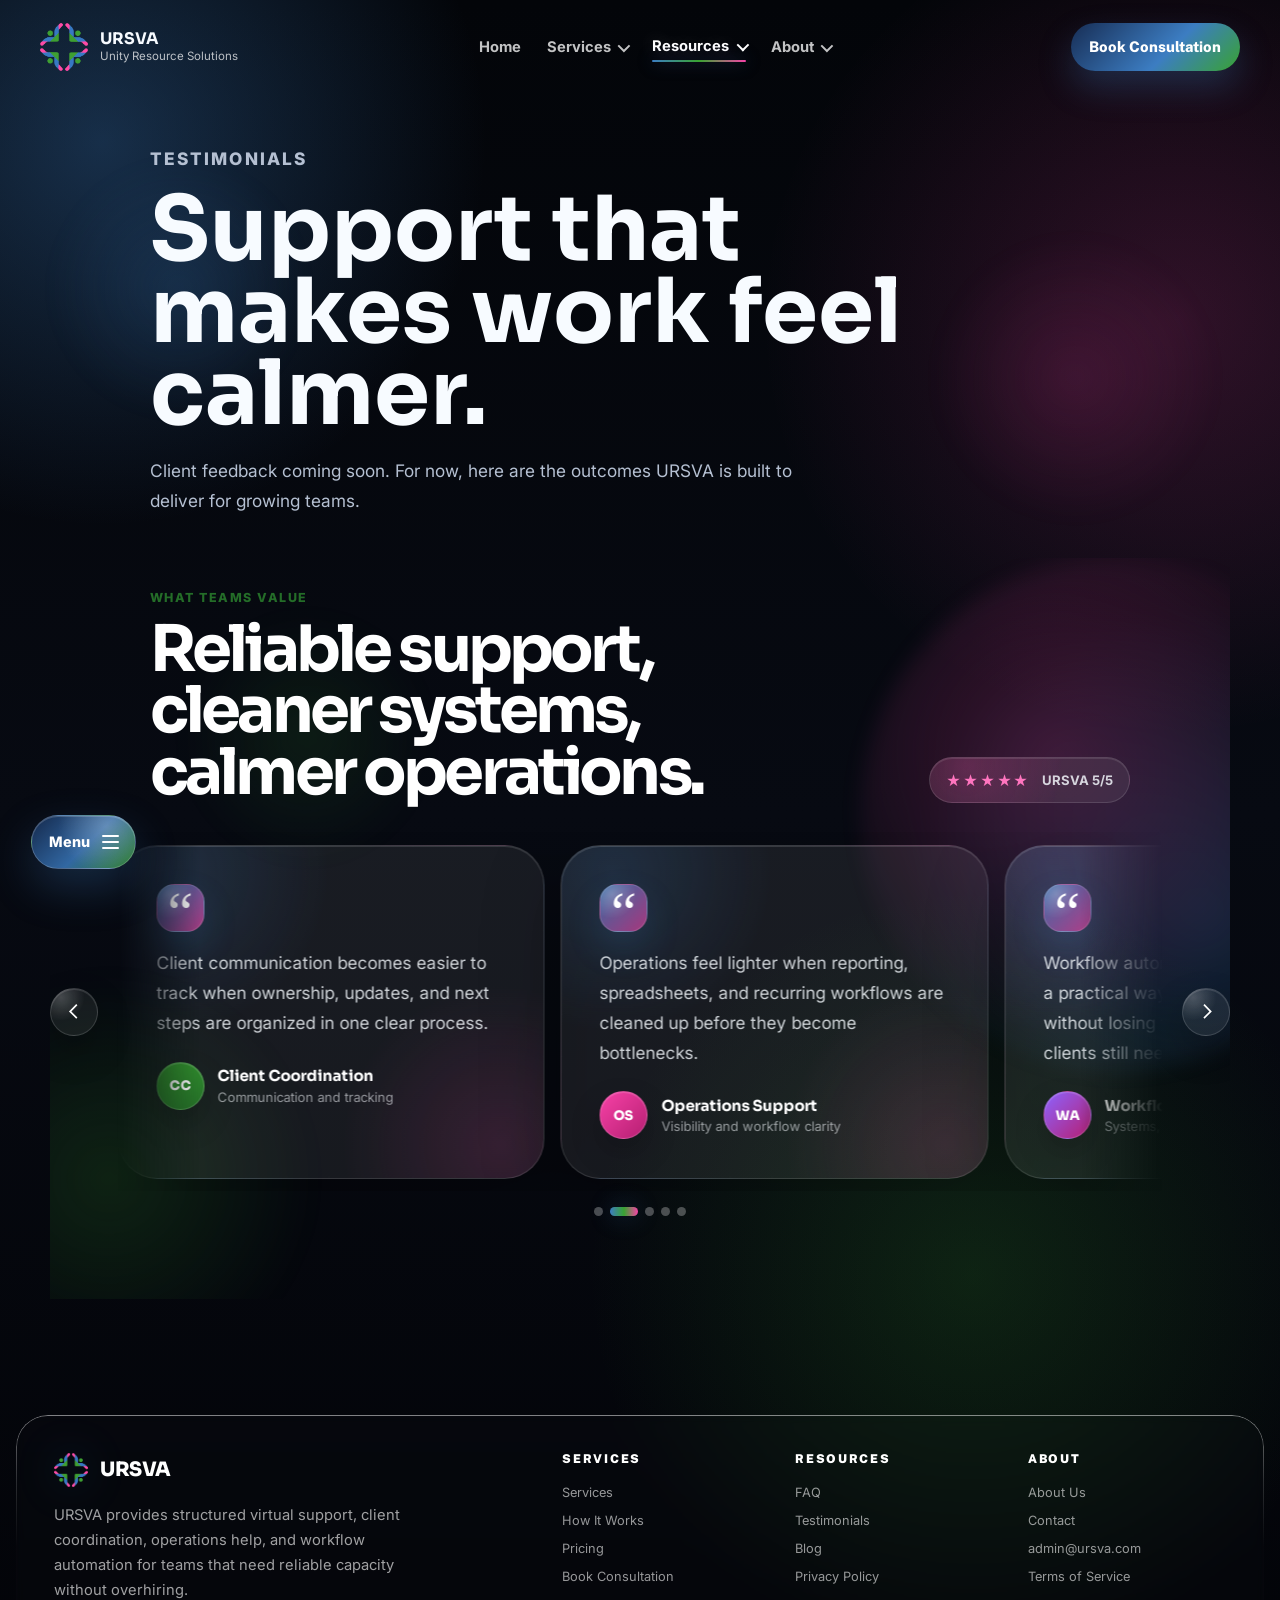
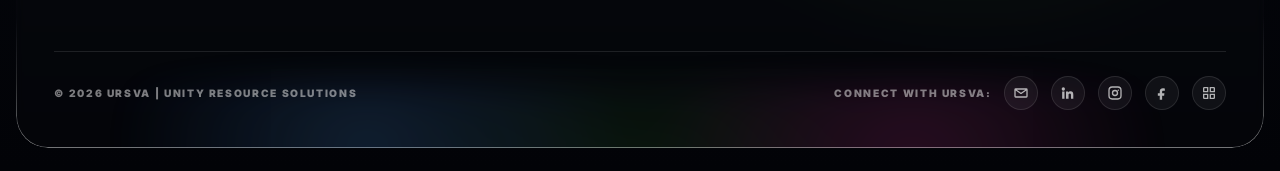
<file: pages/testimonials.html>
<!DOCTYPE html>
<html lang="en">
  <head>
    <meta charset="UTF-8" />
    <meta name="viewport" content="width=device-width, initial-scale=1.0" />
    <link rel="preconnect" href="https://fonts.googleapis.com" />
    <link rel="preconnect" href="https://fonts.gstatic.com" crossorigin />
    <link href="https://fonts.googleapis.com/css2?family=Inter:wght@300;400;500;600;700;800&family=Public+Sans:wght@400;500;600;700;800&family=Sora:wght@500;600;700;800&display=swap" rel="stylesheet" />
    <link rel="stylesheet" href="../assets/css/styles.css" />
    <title>Testimonials | URSVA</title>
    <meta name="description" content="Read testimonials and client outcomes from URSVA virtual support, coordination, operations, and automation services." />
    <meta name="keywords" content="URSVA testimonials, virtual assistant reviews, operations support results, workflow automation client feedback" />
  </head>
  <body class="testimonials-page">
    <header class="site-header">
      <a class="brand" href="../index.html" aria-label="URSVA home">
        <img src="../assets/images/ursva-logo.png" alt="URSVA logo" />
        <span><strong>URSVA</strong><small>Unity Resource Solutions</small></span>
      </a>
      <button class="nav-toggle" type="button" aria-label="Open menu" aria-expanded="false">
        <span></span><span></span>
      </button>
      <nav class="site-nav" aria-label="Primary navigation">
        <a href="../index.html">Home</a>
        <div class="nav-item nav-dropdown services-menu">
          <a class="nav-link has-menu" href="services.html">Services</a>
          <div class="mega-menu" aria-label="Services menu">
            <div class="mega-menu-header">
              <h2>Services</h2>
              <p>Choose support, process, and pricing details for your team.</p>
            </div>
            <div class="mega-service-grid">
              <a class="mega-service-link" href="services.html#core-support"><span class="mini-icon blue"></span><span><strong>Core Support</strong><small>Daily admin, inbox, scheduling, and follow-ups.</small></span><em></em></a>
              <a class="mega-service-link" href="services.html#coordination"><span class="mini-icon green"></span><span><strong>Client Coordination</strong><small>Referral intake, records, tracking, and updates.</small></span><em></em></a>
              <a class="mega-service-link" href="services.html#operations"><span class="mini-icon pink"></span><span><strong>Operations Support</strong><small>Workflow visibility, reporting, and revenue support.</small></span><em></em></a>
              <a class="mega-service-link" href="services.html#automation"><span class="mini-icon dark"></span><span><strong>Workflow Automation</strong><small>Custom trackers, spreadsheets, and process cleanup.</small></span><em></em></a>
              <a class="mega-service-link priority-link process-link" href="how-it-works.html"><span class="mini-icon blue"></span><span><strong>How It Works</strong><small>See our onboarding and support process.</small></span><em></em></a>
              <a class="mega-service-link priority-link pricing-link" href="pricing.html"><span class="mini-icon green"></span><span><strong>Pricing</strong><small>Review plans that scale with your operations.</small></span><em></em></a>
            </div>
          </div>
        </div>
        <div class="nav-item nav-dropdown resources-menu">
          <a class="nav-link active has-menu" href="blog.html">Resources</a>
          <div class="mega-menu compact" aria-label="Resources menu">
            <div class="mega-menu-header"><h2>Resources</h2><p>Helpful answers, proof points, and practical operations notes.</p></div>
            <div class="mega-service-grid">
              <a class="mega-service-link" href="faq.html"><span class="mini-icon blue"></span><span><strong>FAQ</strong><small>Answers to common support and onboarding questions.</small></span><em></em></a>
              <a class="mega-service-link" href="testimonials.html"><span class="mini-icon green"></span><span><strong>Testimonials</strong><small>What clients value about structured support.</small></span><em></em></a>
              <a class="mega-service-link" href="blog.html"><span class="mini-icon pink"></span><span><strong>Blog</strong><small>Ideas for cleaner operations and smarter delegation.</small></span><em></em></a>
            </div>
          </div>
        </div>
        <div class="nav-item nav-dropdown about-menu">
          <a class="nav-link has-menu" href="about.html">About</a>
          <div class="mega-menu compact small" aria-label="About menu">
            <div class="mega-menu-header"><h2>About</h2><p>Meet URSVA and connect with our team.</p></div>
            <div class="mega-service-grid">
              <a class="mega-service-link" href="about.html"><span class="mini-icon blue"></span><span><strong>About Us</strong><small>Learn the purpose behind URSVA.</small></span><em></em></a>
              <a class="mega-service-link" href="contact.html"><span class="mini-icon green"></span><span><strong>Contact</strong><small>Book a consultation or send us a message.</small></span><em></em></a>
            </div>
          </div>
        </div>
      </nav>
      <a class="header-cta" href="contact.html">Book Consultation</a>
    </header>
    <main>
      <section class="page-hero compact testimonials-hero">
        <p class="eyebrow">Testimonials</p>
        <h1>Support that makes work feel calmer.</h1>
        <p>Client feedback coming soon. For now, here are the outcomes URSVA is built to deliver for growing teams.</p>
      </section>

      <section class="section testimonial-carousel-section" aria-labelledby="testimonial-carousel-title" data-testimonial-carousel>
        <div class="testimonial-carousel-header">
          <div>
            <p class="eyebrow">What teams value</p>
            <h2 id="testimonial-carousel-title">Reliable support, cleaner systems, calmer operations.</h2>
          </div>
          <div class="testimonial-rating" aria-label="Five star rating">
            <span aria-hidden="true">★★★★★</span>
            <strong>URSVA 5/5</strong>
          </div>
        </div>

        <div class="testimonial-carousel-shell">
          <button class="testimonial-arrow testimonial-prev" type="button" aria-label="Previous testimonial">
            <svg viewBox="0 0 24 24" aria-hidden="true"><path d="M15.5 5 8.5 12l7 7-1.4 1.4L5.7 12l8.4-8.4L15.5 5Z" /></svg>
          </button>

          <div class="testimonial-carousel-window">
            <div class="testimonial-carousel-track">
              <article class="testimonial-slide liquid-glass">
                <span class="testimonial-quote-mark" aria-hidden="true">“</span>
                <p>URSVA helps teams get daily admin, scheduling, and follow-ups out of the owner’s head and into a reliable support rhythm.</p>
                <div class="testimonial-author">
                  <span class="testimonial-avatar blue">CS</span>
                  <div><strong>Core Support</strong><small>Daily admin and follow-through</small></div>
                </div>
              </article>
              <article class="testimonial-slide liquid-glass">
                <span class="testimonial-quote-mark" aria-hidden="true">“</span>
                <p>Client communication becomes easier to track when ownership, updates, and next steps are organized in one clear process.</p>
                <div class="testimonial-author">
                  <span class="testimonial-avatar green">CC</span>
                  <div><strong>Client Coordination</strong><small>Communication and tracking</small></div>
                </div>
              </article>
              <article class="testimonial-slide liquid-glass">
                <span class="testimonial-quote-mark" aria-hidden="true">“</span>
                <p>Operations feel lighter when reporting, spreadsheets, and recurring workflows are cleaned up before they become bottlenecks.</p>
                <div class="testimonial-author">
                  <span class="testimonial-avatar pink">OS</span>
                  <div><strong>Operations Support</strong><small>Visibility and workflow clarity</small></div>
                </div>
              </article>
              <article class="testimonial-slide liquid-glass">
                <span class="testimonial-quote-mark" aria-hidden="true">“</span>
                <p>Workflow automation gives smaller teams a practical way to reduce repetition without losing the human judgment that clients still need.</p>
                <div class="testimonial-author">
                  <span class="testimonial-avatar purple">WA</span>
                  <div><strong>Workflow Automation</strong><small>Systems, trackers, and process cleanup</small></div>
                </div>
              </article>
              <article class="testimonial-slide liquid-glass">
                <span class="testimonial-quote-mark" aria-hidden="true">“</span>
                <p>Structured support makes it easier to scale capacity without hiring too soon, overloading the team, or letting details fall through.</p>
                <div class="testimonial-author">
                  <span class="testimonial-avatar blue">UR</span>
                  <div><strong>Scalable Operations</strong><small>Reliable capacity without overhiring</small></div>
                </div>
              </article>
            </div>
          </div>

          <button class="testimonial-arrow testimonial-next" type="button" aria-label="Next testimonial">
            <svg viewBox="0 0 24 24" aria-hidden="true"><path d="m8.5 19 7-7-7-7 1.4-1.4 8.4 8.4-8.4 8.4L8.5 19Z" /></svg>
          </button>
        </div>

        <div class="testimonial-dots" aria-label="Testimonial slides"></div>
      </section>
    </main>
    <footer class="site-footer liquid-glass">
      <div class="footer-grid">
        <section class="footer-brand-block" aria-label="URSVA footer overview">
          <a class="footer-brand" href="../index.html" aria-label="URSVA home">
            <img src="../assets/images/ursva-logo.png" alt="URSVA logo" />
            <span>URSVA</span>
          </a>
          <p>URSVA provides structured virtual support, client coordination, operations help, and workflow automation for teams that need reliable capacity without overhiring.</p>
        </section>
        <nav class="footer-links-grid" aria-label="Footer navigation">
          <div><h2>Services</h2><a href="services.html">Services</a><a href="how-it-works.html">How It Works</a><a href="pricing.html">Pricing</a><a href="contact.html">Book Consultation</a></div>
          <div><h2>Resources</h2><a href="faq.html">FAQ</a><a href="testimonials.html">Testimonials</a><a href="blog.html">Blog</a><a href="privacy-policy.html">Privacy Policy</a></div>
          <div><h2>About</h2><a href="about.html">About Us</a><a href="contact.html">Contact</a><a href="mailto:admin@ursva.com">admin@ursva.com</a><a href="terms-of-service.html">Terms of Service</a></div>
        </nav>
      </div>
      <div class="footer-bottom-bar">
        <p>© 2026 URSVA | Unity Resource Solutions</p>
        <div class="footer-socials" aria-label="Social links">
          <span>Connect with URSVA:</span>
          <a href="mailto:admin@ursva.com" aria-label="Email URSVA">
            <svg viewBox="0 0 24 24" aria-hidden="true"><path d="M4 5h16a2 2 0 0 1 2 2v10a2 2 0 0 1-2 2H4a2 2 0 0 1-2-2V7a2 2 0 0 1 2-2Zm0 3.2V17h16V8.2l-7.34 5.14a1.15 1.15 0 0 1-1.32 0L4 8.2Zm1.5-1.1L12 11.66l6.5-4.56h-13Z" /></svg>
          </a>
          <a href="https://www.linkedin.com/company/unityrsva/posts/?feedView=all" target="_blank" rel="noopener" aria-label="Visit URSVA on LinkedIn">
            <svg viewBox="0 0 24 24" aria-hidden="true"><path d="M4.98 3.5A2.48 2.48 0 1 1 5 8.46 2.48 2.48 0 0 1 4.98 3.5ZM3.25 9.75h3.5V20.5h-3.5V9.75Zm5.75 0h3.35v1.47h.05c.47-.88 1.62-1.8 3.33-1.8 3.56 0 4.22 2.34 4.22 5.38v5.7h-3.5v-5.05c0-1.2-.02-2.75-1.68-2.75-1.68 0-1.94 1.31-1.94 2.67v5.13H9V9.75Z" /></svg>
          </a>
          <a href="https://www.instagram.com/unityrsva/" target="_blank" rel="noopener" aria-label="Visit URSVA on Instagram">
            <svg viewBox="0 0 24 24" aria-hidden="true"><path d="M7.75 2h8.5A5.76 5.76 0 0 1 22 7.75v8.5A5.76 5.76 0 0 1 16.25 22h-8.5A5.76 5.76 0 0 1 2 16.25v-8.5A5.76 5.76 0 0 1 7.75 2Zm0 2A3.75 3.75 0 0 0 4 7.75v8.5A3.75 3.75 0 0 0 7.75 20h8.5A3.75 3.75 0 0 0 20 16.25v-8.5A3.75 3.75 0 0 0 16.25 4h-8.5ZM12 7.25A4.75 4.75 0 1 1 12 16.75 4.75 4.75 0 0 1 12 7.25Zm0 2A2.75 2.75 0 1 0 12 14.75 2.75 2.75 0 0 0 12 9.25Zm5.05-2.65a1.1 1.1 0 1 1 0 2.2 1.1 1.1 0 0 1 0-2.2Z" /></svg>
          </a>
          <a href="https://www.facebook.com/unityrsva/" target="_blank" rel="noopener" aria-label="Visit URSVA on Facebook">
            <svg viewBox="0 0 24 24" aria-hidden="true"><path d="M14 8.5h2.25V5.25A10.2 10.2 0 0 0 13.4 5c-2.82 0-4.75 1.72-4.75 4.86v2.64H5.75V16h2.9v6h3.55v-6h2.95l.47-3.5H12.2V10.2c0-1.01.27-1.7 1.8-1.7Z" /></svg>
          </a>
          <a href="services.html" aria-label="Explore URSVA services">
            <svg viewBox="0 0 24 24" aria-hidden="true"><path d="M5 3h6v8H3V5a2 2 0 0 1 2-2Zm0 2v4h4V5H5Zm8-2h6a2 2 0 0 1 2 2v6h-8V3Zm2 2v4h4V5h-4ZM3 13h8v8H5a2 2 0 0 1-2-2v-6Zm2 2v4h4v-4H5Zm8-2h8v6a2 2 0 0 1-2 2h-6v-8Zm2 2v4h4v-4h-4Z" /></svg>
          </a>
        </div>
      </div>
    </footer>
    <script src="../assets/js/main.js?v=nav-groups-v1"></script>
  </body>
</html>
</file>
<file: assets/css/styles.css>
:root {
  --ink: #f7fbff;
  --muted: #b5c0d2;
  --surface: #070a12;
  --panel: rgba(13, 18, 31, 0.82);
  --line: rgba(255, 255, 255, 0.14);
  --blue: #3c7dc2;
  --blue-dark: #172d54;
  --green: #39a331;
  --green-dark: #246d28;
  --pink: #f742a7;
  --pink-dark: #b61f72;
  --purple: #8d63ff;
  --shadow: 0 26px 70px rgba(0, 0, 0, 0.4);
  --embedded-nav-top: 0px;
  --embedded-nav-padding-y: 0.72rem;
  --embedded-nav-padding-x: clamp(0.95rem, 2.2vw, 2rem);
  --embedded-logo-size: 48px;
  --embedded-cta-height: 48px;
}

* {
  box-sizing: border-box;
}

body {
  position: relative;
  margin: 0;
  color: var(--ink);
  background:
    radial-gradient(circle at 8% 8%, rgba(60, 125, 194, 0.34), transparent 24rem),
    radial-gradient(circle at 92% 18%, rgba(247, 66, 167, 0.18), transparent 26rem),
    radial-gradient(circle at 76% 72%, rgba(57, 163, 49, 0.18), transparent 24rem),
    linear-gradient(180deg, #030509 0%, #070a12 46%, #020307 100%);
  font-family: "Inter", "Public Sans", sans-serif;
  -moz-osx-font-smoothing: grayscale;
  -webkit-font-smoothing: antialiased;
}

body::before {
  content: "";
  position: fixed;
  inset: 0;
  z-index: -1;
  pointer-events: none;
  background:
    radial-gradient(circle at 14% 32%, rgba(60, 125, 194, 0.18), transparent 8rem),
    radial-gradient(circle at 84% 42%, rgba(247, 66, 167, 0.13), transparent 9rem),
    radial-gradient(circle at 24% 82%, rgba(57, 163, 49, 0.12), transparent 8rem);
  filter: blur(10px);
}

a {
  color: inherit;
  text-decoration: none;
}

img {
  display: block;
  max-width: 100%;
}

.site-header {
  position: absolute;
  top: var(--embedded-nav-top);
  right: 0;
  left: 0;
  z-index: 80;
  display: grid;
  grid-template-columns: auto 1fr auto;
  align-items: center;
  gap: clamp(1rem, 3vw, 2rem);
  width: min(1280px, calc(100% - 24px));
  margin: 0 auto;
  padding: clamp(1rem, 1.8vw, 1.5rem) var(--embedded-nav-padding-x);
  background: transparent;
  border: 0;
  border-radius: 0;
  box-shadow: none;
  transform: none;
  backdrop-filter: none;
  -webkit-backdrop-filter: none;
}

.home-header {
  top: 0;
}

.site-header .brand img {
  width: var(--embedded-logo-size);
  height: var(--embedded-logo-size);
}

.site-header .brand strong {
  font-size: 1rem;
}

.site-header .brand small {
  color: rgba(255, 255, 255, 0.72);
}

.site-header .site-nav > a,
.site-header .site-nav .nav-link {
  position: relative;
  z-index: 1;
  padding: 0.5rem 0;
  background: transparent;
  transition: color 180ms ease, text-shadow 180ms ease, transform 180ms ease;
}

.site-header .site-nav > a::before,
.site-header .site-nav .nav-link::before {
  content: "";
  position: absolute;
  right: 0;
  bottom: 0.08rem;
  left: 0;
  height: 2px;
  border-radius: 999px;
  opacity: 0;
  background: linear-gradient(90deg, var(--blue), var(--green), var(--pink));
  box-shadow:
    0 0 16px rgba(60, 125, 194, 0.58),
    0 0 22px rgba(247, 66, 167, 0.2);
  transform: scaleX(0.35);
  transform-origin: center;
  transition: opacity 180ms ease, transform 220ms ease;
}

.site-header .site-nav > a:hover,
.site-header .site-nav > a.active,
.site-header .site-nav .nav-link:hover,
.site-header .site-nav .nav-link.active,
.site-header .nav-dropdown.menu-open .nav-link,
.site-header .nav-dropdown.menu-locked .nav-link {
  color: #fff;
  background: transparent;
  text-shadow: 0 0 18px rgba(255, 255, 255, 0.22);
}

.site-header .site-nav > a:hover,
.site-header .site-nav > a.active,
.site-header .site-nav .nav-link:hover,
.site-header .site-nav .nav-link.active,
.site-header .nav-dropdown.menu-open .nav-link,
.site-header .nav-dropdown.menu-locked .nav-link {
  transform: translateY(-1px);
}

.site-header .site-nav > a:hover::before,
.site-header .site-nav > a.active::before,
.site-header .site-nav .nav-link:hover::before,
.site-header .site-nav .nav-link.active::before,
.site-header .nav-dropdown.menu-open .nav-link::before,
.site-header .nav-dropdown.menu-locked .nav-link::before {
  opacity: 1;
  transform: scaleX(1);
}

.site-header .site-nav {
  gap: clamp(1.2rem, 2vw, 2.25rem);
  padding: 0;
  border: 0;
  border-radius: 0;
  background: transparent;
  box-shadow: none;
}

.site-header .header-cta {
  min-height: var(--embedded-cta-height);
  padding-inline: 1.15rem;
}

.brand {
  display: inline-flex;
  align-items: center;
  gap: 0.75rem;
  min-width: max-content;
}

.brand img {
  width: 46px;
  height: 46px;
  object-fit: contain;
}

.brand strong {
  display: block;
  font-family: "Sora", sans-serif;
  font-size: 1.02rem;
  line-height: 1;
}

.brand small {
  display: block;
  margin-top: 0.18rem;
  color: var(--muted);
  font-size: 0.72rem;
}

.site-nav {
  position: relative;
  justify-self: center;
  display: flex;
  align-items: center;
  gap: 0.25rem;
}

.site-nav > a,
.site-nav .nav-link {
  display: inline-flex;
  align-items: center;
  padding: 0.75rem 0.95rem;
  color: rgba(255, 255, 255, 0.76);
  border-radius: 999px;
  font-size: 0.92rem;
  font-weight: 700;
}

.site-nav > a:hover,
.site-nav > a.active,
.site-nav .nav-link:hover,
.site-nav .nav-link.active {
  color: #fff;
  background: transparent;
}

.nav-item {
  position: relative;
}

.nav-dropdown::after {
  content: "";
  position: fixed;
  top: 56px;
  left: 50%;
  z-index: 24;
  width: min(700px, calc(100% - 64px));
  height: 24px;
  pointer-events: none;
  transform: translateX(-50%);
}

.nav-dropdown:hover::after,
.nav-dropdown:focus-within::after,
.nav-dropdown.menu-open::after,
.nav-dropdown.menu-locked::after {
  pointer-events: auto;
}

.has-menu::after {
  content: "";
  width: 7px;
  height: 7px;
  margin-left: 0.45rem;
  border-right: 2px solid currentColor;
  border-bottom: 2px solid currentColor;
  transform: rotate(45deg) translateY(-2px);
}

.mega-menu {
  position: fixed;
  isolation: isolate;
  top: 72px;
  left: 50%;
  z-index: 25;
  width: min(700px, calc(100% - 64px));
  padding: 0.82rem;
  color: #fff;
  background:
    radial-gradient(circle at 10% 10%, rgba(60, 125, 194, 0.34), transparent 11rem),
    radial-gradient(circle at 92% 20%, rgba(247, 66, 167, 0.24), transparent 10rem),
    radial-gradient(circle at 18% 92%, rgba(57, 163, 49, 0.18), transparent 11rem),
    linear-gradient(135deg, rgba(12, 18, 29, 0.94), rgba(3, 6, 12, 0.9));
  border: 1px solid rgba(255, 255, 255, 0.2);
  border-radius: 26px;
  box-shadow:
    inset 0 1px 2px rgba(255, 255, 255, 0.2),
    inset 0 -1px 0 rgba(255, 255, 255, 0.08),
    0 26px 70px rgba(0, 0, 0, 0.42),
    0 0 44px rgba(60, 125, 194, 0.1);
  opacity: 0;
  pointer-events: none;
  transform: translate(-50%, 8px) scale(0.985);
  backdrop-filter: blur(20px) saturate(165%);
  -webkit-backdrop-filter: blur(20px) saturate(165%);
  transition: opacity 120ms ease, transform 120ms ease;
}

.mega-menu::before {
  content: "";
  position: absolute;
  inset: 0;
  border-radius: inherit;
  padding: 1.2px;
  pointer-events: none;
  background:
    linear-gradient(180deg, rgba(255, 255, 255, 0.55), rgba(255, 255, 255, 0.08) 36%, rgba(255, 255, 255, 0.1) 68%, rgba(255, 255, 255, 0.48)),
    linear-gradient(90deg, rgba(32, 191, 247, 0.34), rgba(247, 66, 167, 0.28), rgba(57, 163, 49, 0.28));
  -webkit-mask:
    linear-gradient(#fff 0 0) content-box,
    linear-gradient(#fff 0 0);
  mask:
    linear-gradient(#fff 0 0) content-box,
    linear-gradient(#fff 0 0);
  -webkit-mask-composite: xor;
  mask-composite: exclude;
}

.mega-menu::after {
  content: "";
  position: absolute;
  inset: 0.6rem;
  z-index: -1;
  pointer-events: none;
  background:
    radial-gradient(circle at 12% 18%, rgba(32, 191, 247, 0.34), transparent 8rem),
    radial-gradient(circle at 86% 22%, rgba(247, 66, 167, 0.24), transparent 7rem),
    radial-gradient(circle at 42% 92%, rgba(57, 163, 49, 0.2), transparent 7rem);
  border-radius: 22px;
  filter: blur(16px);
  opacity: 0.56;
  animation: dropdownAurora 7s ease-in-out infinite alternate;
}

.nav-dropdown:hover .mega-menu,
.nav-dropdown:focus-within .mega-menu,
.nav-dropdown.menu-open .mega-menu,
.nav-dropdown.menu-locked .mega-menu {
  opacity: 1;
  pointer-events: auto;
  transform: translate(-50%, 0) scale(1);
}

.mega-menu.compact {
  width: min(430px, calc(100% - 64px));
}

.mega-menu.compact .mega-service-grid {
  grid-template-columns: 1fr;
}

.mega-menu.small {
  width: min(340px, calc(100% - 64px));
}

.mega-service-link {
  position: relative;
  isolation: isolate;
  overflow: hidden;
  --dropdown-title-color: #8dc2ff;
  border: 1px solid rgba(255, 255, 255, 0.18);
  border-radius: 14px;
  transition:
    background 180ms ease,
    border-color 180ms ease,
    box-shadow 180ms ease,
    transform 180ms ease;
}

.mega-menu-header {
  position: relative;
  margin-bottom: 0.65rem;
  padding: 0.12rem 0.12rem 0.55rem;
  border-bottom: 1px solid rgba(255, 255, 255, 0.12);
}

.mega-menu-header h2 {
  margin-bottom: 0.35rem;
  color: #fff;
  font-size: clamp(1.18rem, 1.8vw, 1.65rem);
  line-height: 1;
  text-shadow: 0 2px 16px rgba(0, 0, 0, 0.42);
}

.mega-menu-header p {
  margin-bottom: 0;
  color: rgba(247, 251, 255, 0.86);
  font-size: 0.78rem;
  line-height: 1.45;
  text-shadow: 0 1px 10px rgba(0, 0, 0, 0.36);
}

.mega-service-link em::after {
  content: "";
  width: 9px;
  height: 9px;
  border-top: 2px solid currentColor;
  border-right: 2px solid currentColor;
  transform: rotate(45deg);
}

.mega-service-link:hover,
.mega-service-link:focus,
.mega-service-link.is-hovering {
  background:
    radial-gradient(circle 8rem at var(--glow-x, 18%) var(--glow-y, 50%), rgba(255, 255, 255, 0.18), transparent 58%),
    radial-gradient(circle at 12% 82%, rgba(32, 191, 247, 0.42), transparent 6rem),
    radial-gradient(circle at 92% 18%, rgba(247, 66, 167, 0.28), transparent 6rem),
    linear-gradient(180deg, rgba(255, 255, 255, 0.16), rgba(255, 255, 255, 0.035)),
    rgba(12, 18, 28, 0.84);
  border-color: rgba(39, 189, 247, 0.72);
  box-shadow:
    inset 0 1px 0 rgba(255, 255, 255, 0.22),
    inset 0 -1px 0 rgba(255, 255, 255, 0.08),
    0 0 32px rgba(39, 189, 247, 0.28),
    0 16px 38px rgba(39, 189, 247, 0.2);
  transform: translateY(-2px);
}

.mega-service-link::before {
  content: "";
  position: absolute;
  inset: 1px;
  z-index: 0;
  pointer-events: none;
  background:
    linear-gradient(180deg, rgba(255, 255, 255, 0.18), rgba(255, 255, 255, 0.02) 42%, rgba(255, 255, 255, 0.08)),
    radial-gradient(circle at 20% 0%, rgba(255, 255, 255, 0.16), transparent 3.8rem);
  border-radius: inherit;
  opacity: 0.58;
  mix-blend-mode: screen;
}

.mega-service-link::after {
  content: "";
  position: absolute;
  inset: -35% -55%;
  z-index: 0;
  pointer-events: none;
  background:
    linear-gradient(105deg, transparent 35%, rgba(255, 255, 255, 0.12) 47%, rgba(32, 191, 247, 0.16) 52%, transparent 64%),
    linear-gradient(105deg, transparent 48%, rgba(247, 66, 167, 0.12) 56%, transparent 68%);
  opacity: 0;
  transform: translateX(-38%) rotate(8deg);
}

.mega-service-link:hover::after,
.mega-service-link:focus::after,
.mega-service-link.is-hovering::after {
  opacity: 1;
  animation: dropdownLightSweep 1.15s cubic-bezier(0.22, 1, 0.36, 1) both;
}

.mega-service-link strong {
  position: relative;
  z-index: 1;
  display: inline-block;
  color: var(--dropdown-title-color);
  font-size: 0.92rem;
  font-weight: 900;
  letter-spacing: -0.015em;
  line-height: 1.12;
  text-shadow:
    0 1px 8px rgba(0, 0, 0, 0.72),
    0 0 14px color-mix(in srgb, var(--dropdown-title-color) 38%, transparent);
}

.mega-service-link:hover strong,
.mega-service-link:focus strong,
.mega-service-link.is-hovering strong {
  color: #fff;
  text-shadow:
    0 1px 8px rgba(0, 0, 0, 0.72),
    0 0 18px color-mix(in srgb, var(--dropdown-title-color) 58%, transparent);
}

.mega-service-link:hover small,
.mega-service-link:focus small,
.mega-service-link.is-hovering small {
  color: rgba(247, 251, 255, 0.94);
}

.mega-service-link.process-link strong {
  --dropdown-title-color: #bca7ff;
}

.mega-service-link.pricing-link strong {
  --dropdown-title-color: #8dc2ff;
}

.mega-service-link small {
  display: block;
  margin-top: 0.32rem;
  position: relative;
  z-index: 1;
  color: rgba(247, 251, 255, 0.84);
  font-size: 0.8rem;
  font-weight: 650;
  line-height: 1.42;
  text-shadow: 0 1px 8px rgba(0, 0, 0, 0.46);
}

.mega-service-grid .mega-service-link:nth-child(4n + 1) {
  --dropdown-title-color: #8dc2ff;
}

.mega-service-grid .mega-service-link:nth-child(4n + 2) {
  --dropdown-title-color: #8ce39a;
}

.mega-service-grid .mega-service-link:nth-child(4n + 3) {
  --dropdown-title-color: #ff8ed0;
}

.mega-service-grid .mega-service-link:nth-child(4n + 4) {
  --dropdown-title-color: #bca7ff;
}

.services-menu .mega-service-link:nth-of-type(1) {
  --dropdown-title-color: #8dc2ff;
}

.services-menu .mega-service-link:nth-of-type(2) {
  --dropdown-title-color: #8ce39a;
}

.services-menu .mega-service-link:nth-of-type(3) {
  --dropdown-title-color: #ff8ed0;
}

.services-menu .mega-service-link:nth-of-type(4) {
  --dropdown-title-color: #bca7ff;
}

.services-menu .mega-service-link:nth-of-type(5) {
  --dropdown-title-color: #8dc2ff;
}

.services-menu .mega-service-link:nth-of-type(6) {
  --dropdown-title-color: #8ce39a;
}

.mega-service-grid {
  display: grid;
  grid-template-columns: 1fr 1fr;
  gap: 0.58rem;
}

.services-menu .mega-service-grid {
  grid-template-columns: minmax(205px, 0.78fr) minmax(0, 1fr);
  grid-template-rows: repeat(4, minmax(58px, auto));
  align-items: stretch;
}

.mega-service-link {
  display: grid;
  grid-template-columns: 1fr auto;
  align-items: center;
  gap: 0.62rem;
  min-height: 58px;
  padding: 0.66rem 0.78rem;
  background:
    radial-gradient(circle at 18% 0%, rgba(255, 255, 255, 0.18), transparent 3.3rem),
    linear-gradient(180deg, rgba(255, 255, 255, 0.145), rgba(255, 255, 255, 0.03)),
    rgba(7, 12, 21, 0.9);
  box-shadow:
    inset 0 1px 2px rgba(255, 255, 255, 0.22),
    inset 0 -1px 0 rgba(255, 255, 255, 0.08),
    0 10px 24px rgba(0, 0, 0, 0.18);
}

.mega-service-link > span,
.mega-service-link em {
  position: relative;
  z-index: 1;
}

.mega-menu .mini-icon {
  display: none;
}

.services-menu .mega-service-link:not(.priority-link) {
  grid-column: 2;
}

.services-menu .mega-service-link:nth-of-type(1) {
  grid-row: 1;
}

.services-menu .mega-service-link:nth-of-type(2) {
  grid-row: 2;
}

.services-menu .mega-service-link:nth-of-type(3) {
  grid-row: 3;
}

.services-menu .mega-service-link:nth-of-type(4) {
  grid-row: 4;
}

.mega-service-link.priority-link {
  grid-column: 1;
  align-content: space-between;
  align-items: stretch;
  grid-template-columns: 1fr;
  min-height: 0;
  padding: 1rem;
  background:
    radial-gradient(circle at 10% 8%, rgba(60, 125, 194, 0.48), transparent 6.5rem),
    radial-gradient(circle at 95% 72%, rgba(247, 66, 167, 0.24), transparent 7rem),
    linear-gradient(145deg, rgba(255, 255, 255, 0.18), rgba(255, 255, 255, 0.035)),
    rgba(7, 12, 21, 0.92);
  border-color: rgba(141, 194, 255, 0.46);
  border-radius: 16px;
  box-shadow:
    inset 0 1px 2px rgba(255, 255, 255, 0.22),
    inset 0 -1px 0 rgba(255, 255, 255, 0.1),
    0 16px 38px rgba(60, 125, 194, 0.18);
}

.mega-service-link.process-link {
  grid-row: 1 / span 2;
}

.mega-service-link.pricing-link {
  grid-row: 3 / span 2;
}

.mega-service-link.priority-link::before {
  content: "";
  position: absolute;
  inset: 0;
  border-radius: inherit;
  padding: 1px;
  pointer-events: none;
  background: linear-gradient(135deg, rgba(60, 125, 194, 0.88), rgba(57, 163, 49, 0.44), rgba(247, 66, 167, 0.72));
  -webkit-mask:
    linear-gradient(#fff 0 0) content-box,
    linear-gradient(#fff 0 0);
  mask:
    linear-gradient(#fff 0 0) content-box,
    linear-gradient(#fff 0 0);
  -webkit-mask-composite: xor;
  mask-composite: exclude;
}

.mega-service-link.priority-link::after {
  border-radius: inherit;
}

.mega-service-link.priority-link strong {
  display: block;
  max-width: 11.5rem;
  font-size: 1.08rem;
  line-height: 1.04;
}

.mega-service-link.priority-link small {
  max-width: 12rem;
  color: rgba(247, 251, 255, 0.88);
}

.mega-service-link.priority-link em {
  justify-self: start;
  display: inline-flex;
  align-items: center;
  width: 2.1rem;
  height: 2.1rem;
  margin-top: 0.85rem;
  color: #fff;
  background:
    radial-gradient(circle at 28% 28%, rgba(255, 255, 255, 0.32), transparent 0.85rem),
    linear-gradient(135deg, rgba(60, 125, 194, 0.78), rgba(57, 163, 49, 0.44));
  border: 1px solid rgba(255, 255, 255, 0.18);
  border-radius: 10px;
  box-shadow: 0 14px 30px rgba(60, 125, 194, 0.24);
}

.mega-service-link.pricing-link {
  background:
    radial-gradient(circle at 12% 10%, rgba(57, 163, 49, 0.4), transparent 6.5rem),
    radial-gradient(circle at 96% 74%, rgba(32, 191, 247, 0.26), transparent 7rem),
    linear-gradient(145deg, rgba(255, 255, 255, 0.18), rgba(255, 255, 255, 0.035)),
    rgba(8, 13, 22, 0.74);
  border-color: rgba(96, 222, 170, 0.44);
}

.mega-service-link.priority-link:hover,
.mega-service-link.priority-link:focus,
.mega-service-link.priority-link.is-hovering {
  background:
    radial-gradient(circle 10rem at var(--glow-x, 35%) var(--glow-y, 45%), rgba(255, 255, 255, 0.24), transparent 62%),
    radial-gradient(circle at 14% 18%, rgba(60, 125, 194, 0.62), transparent 8rem),
    radial-gradient(circle at 92% 78%, rgba(247, 66, 167, 0.36), transparent 8rem),
    linear-gradient(135deg, rgba(60, 125, 194, 0.45), rgba(14, 17, 32, 0.82));
  border-color: rgba(141, 194, 255, 0.72);
  box-shadow:
    0 0 0 1px rgba(141, 194, 255, 0.2),
    0 0 42px rgba(60, 125, 194, 0.32),
    0 22px 55px rgba(247, 66, 167, 0.16);
}

.mega-service-link em {
  display: grid;
  place-items: center;
  color: rgba(255, 255, 255, 0.62);
  font-style: normal;
}

.mega-service-link.priority-link em {
  display: grid;
  place-items: initial;
  place-content: center;
}

@keyframes dropdownAurora {
  0% {
    opacity: 0.55;
    transform: translate3d(-0.35rem, -0.15rem, 0) scale(0.98);
  }
  100% {
    opacity: 0.9;
    transform: translate3d(0.35rem, 0.25rem, 0) scale(1.02);
  }
}

@keyframes dropdownLightSweep {
  0% {
    transform: translateX(-42%) rotate(8deg);
  }
  100% {
    transform: translateX(42%) rotate(8deg);
  }
}

@media (prefers-reduced-motion: reduce) {
  .mega-menu::after,
  .mega-service-link:hover::after,
  .mega-service-link:focus::after,
  .mega-service-link.is-hovering::after {
    animation: none;
  }
}

.mini-icon {
  width: 18px;
  height: 18px;
  border: 2px solid currentColor;
  border-radius: 6px;
}

.mini-icon.blue {
  color: #20bff7;
}

.mini-icon.green {
  color: #6ce062;
}

.mini-icon.pink {
  color: #ff6bbe;
}

.mini-icon.dark {
  color: #8dc2ff;
}

.mega-service-link:hover .mini-icon,
.mega-service-link:focus .mini-icon,
.mega-service-link.is-hovering .mini-icon {
  color: #fff;
}

.header-cta,
.button {
  display: inline-flex;
  align-items: center;
  justify-content: center;
  min-height: 46px;
  padding: 0.85rem 1.15rem;
  border: 0;
  border-radius: 999px;
  font: 800 0.92rem/1 "Public Sans", sans-serif;
  cursor: pointer;
}

.header-cta,
.button.primary {
  color: #fff;
  background: linear-gradient(135deg, var(--blue-dark), var(--blue) 58%, var(--green));
  box-shadow: 0 16px 34px rgba(60, 125, 194, 0.28);
}

.button.secondary {
  color: #fff;
  background: rgba(255, 255, 255, 0.08);
  border: 1px solid var(--line);
}

.floating-nav {
  position: fixed;
  left: clamp(1rem, 2.4vw, 2rem);
  bottom: clamp(1rem, 2.4vw, 2rem);
  z-index: 80;
  display: grid;
  justify-items: start;
  gap: 0.8rem;
  font-family: "Inter", "Public Sans", sans-serif;
}

.floating-nav-panel {
  width: min(19rem, calc(100vw - 2rem));
  padding: 0.75rem;
  background:
    radial-gradient(circle at 85% 10%, rgba(60, 125, 194, 0.34), transparent 8rem),
    radial-gradient(circle at 8% 88%, rgba(247, 66, 167, 0.18), transparent 8rem),
    linear-gradient(135deg, rgba(9, 13, 22, 0.84), rgba(5, 7, 13, 0.72));
  border: 1px solid rgba(255, 255, 255, 0.16);
  border-radius: 24px;
  box-shadow:
    inset 0 1px 0 rgba(255, 255, 255, 0.14),
    0 24px 70px rgba(0, 0, 0, 0.45);
  opacity: 0;
  pointer-events: none;
  transform: translateY(14px) scale(0.96);
  transform-origin: bottom left;
  transition:
    opacity 200ms ease,
    transform 260ms cubic-bezier(0.22, 1, 0.36, 1);
  backdrop-filter: blur(18px) saturate(150%);
  -webkit-backdrop-filter: blur(18px) saturate(150%);
}

.floating-nav.is-open .floating-nav-panel {
  opacity: 1;
  pointer-events: auto;
  transform: translateY(0) scale(1);
}

.floating-nav-panel a {
  display: flex;
  align-items: center;
  justify-content: space-between;
  gap: 1rem;
  min-height: 44px;
  padding: 0.78rem 0.9rem;
  color: rgba(255, 255, 255, 0.78);
  border: 1px solid transparent;
  border-radius: 16px;
  font-size: 0.92rem;
  font-weight: 800;
  transition:
    color 180ms ease,
    background 180ms ease,
    border-color 180ms ease,
    transform 180ms ease,
    box-shadow 180ms ease;
}

.floating-nav-panel a::after {
  content: "→";
  color: rgba(255, 255, 255, 0.42);
  transition: transform 180ms ease, color 180ms ease;
}

.floating-nav-panel a:hover,
.floating-nav-panel a:focus,
.floating-nav-panel a.is-active {
  color: #fff;
  background:
    radial-gradient(circle at 20% 50%, rgba(60, 125, 194, 0.34), transparent 5rem),
    rgba(255, 255, 255, 0.08);
  border-color: rgba(255, 255, 255, 0.14);
  box-shadow: 0 12px 34px rgba(60, 125, 194, 0.16);
  transform: translateX(2px);
}

.floating-nav-panel a:hover::after,
.floating-nav-panel a:focus::after,
.floating-nav-panel a.is-active::after {
  color: #fff;
  transform: translateX(3px);
}

.floating-nav-panel .floating-nav-cta {
  justify-content: center;
  margin-top: 0.45rem;
  color: #fff;
  background: linear-gradient(135deg, var(--blue-dark), var(--blue) 58%, var(--green));
  box-shadow: 0 14px 36px rgba(60, 125, 194, 0.3);
}

.floating-nav-panel .floating-nav-cta::after {
  content: "";
}

.floating-nav-toggle {
  display: inline-flex;
  align-items: center;
  gap: 0.72rem;
  min-height: 54px;
  padding: 0.85rem 1rem 0.85rem 1.1rem;
  color: #fff;
  background:
    radial-gradient(circle at 72% 20%, rgba(255, 255, 255, 0.24), transparent 3rem),
    linear-gradient(135deg, rgba(23, 45, 84, 0.88), rgba(60, 125, 194, 0.82) 54%, rgba(57, 163, 49, 0.76));
  border: 1px solid rgba(255, 255, 255, 0.2);
  border-radius: 999px;
  box-shadow:
    inset 0 1px 0 rgba(255, 255, 255, 0.18),
    0 18px 44px rgba(60, 125, 194, 0.28);
  cursor: pointer;
  font: 800 0.9rem/1 "Inter", "Public Sans", sans-serif;
  transition: transform 200ms ease, box-shadow 200ms ease;
  backdrop-filter: blur(16px) saturate(150%);
  -webkit-backdrop-filter: blur(16px) saturate(150%);
}

.floating-nav-toggle:hover,
.floating-nav.is-open .floating-nav-toggle {
  transform: translateY(-3px);
  box-shadow:
    inset 0 1px 0 rgba(255, 255, 255, 0.2),
    0 22px 54px rgba(60, 125, 194, 0.34);
}

.floating-nav-icon {
  display: grid;
  gap: 4px;
}

.floating-nav-icon span {
  display: block;
  width: 17px;
  height: 2px;
  background: currentColor;
  border-radius: 999px;
  transition: transform 200ms ease, opacity 200ms ease;
}

.floating-nav.is-open .floating-nav-icon span:first-child {
  transform: translateY(6px) rotate(45deg);
}

.floating-nav.is-open .floating-nav-icon span:nth-child(2) {
  opacity: 0;
}

.floating-nav.is-open .floating-nav-icon span:last-child {
  transform: translateY(-6px) rotate(-45deg);
}

.nav-toggle {
  display: none;
}

main {
  overflow: hidden;
}

.liquid-glass {
  position: relative;
  overflow: hidden;
  background: rgba(255, 255, 255, 0.01);
  background-blend-mode: luminosity;
  border: 0;
  box-shadow: inset 0 1px 1px rgba(255, 255, 255, 0.1);
  backdrop-filter: blur(4px);
  -webkit-backdrop-filter: blur(4px);
}

.liquid-glass::before {
  content: "";
  position: absolute;
  inset: 0;
  padding: 1.4px;
  border-radius: inherit;
  pointer-events: none;
  background: linear-gradient(
    180deg,
    rgba(255, 255, 255, 0.45) 0%,
    rgba(255, 255, 255, 0.15) 20%,
    rgba(255, 255, 255, 0) 40%,
    rgba(255, 255, 255, 0) 60%,
    rgba(255, 255, 255, 0.15) 80%,
    rgba(255, 255, 255, 0.45) 100%
  );
  -webkit-mask:
    linear-gradient(#fff 0 0) content-box,
    linear-gradient(#fff 0 0);
  mask:
    linear-gradient(#fff 0 0) content-box,
    linear-gradient(#fff 0 0);
  -webkit-mask-composite: xor;
  mask-composite: exclude;
}

.hero {
  position: relative;
  width: 100%;
  min-height: calc(100vh - 6rem);
  margin: 0;
  padding: 9.6rem clamp(1.5rem, 4vw, 4rem) 3rem;
  color: #fff;
}

.hero-video-section {
  display: flex;
  align-items: flex-end;
  isolation: isolate;
  background: #000;
}

.hero-bg-video {
  position: absolute;
  inset: 0;
  z-index: -1;
  width: 100%;
  height: 100%;
  object-fit: cover;
}

.hero-content-grid {
  position: relative;
  z-index: 1;
  display: grid;
  grid-template-columns: minmax(0, 1fr) minmax(260px, 0.72fr);
  align-items: end;
  gap: 2rem;
  width: min(1180px, 100%);
  margin: 0 auto;
}

.hero-copy {
  max-width: 760px;
}

.hero-tag {
  display: flex;
  justify-content: flex-end;
}

.hero-tag .liquid-glass {
  padding: 0.85rem 1.25rem;
  border: 1px solid rgba(255, 255, 255, 0.2);
  border-radius: 16px;
}

.hero-tag span {
  position: relative;
  z-index: 1;
  color: #fff;
  font-size: clamp(1.1rem, 1.8vw, 1.55rem);
  font-weight: 300;
  letter-spacing: -0.03em;
}

.hero-media {
  order: 2;
}

.hero-image-card {
  position: relative;
  min-height: 560px;
  margin: 0;
  overflow: hidden;
  background: #050914;
  border: 1px solid rgba(60, 125, 194, 0.28);
  border-radius: 8px;
  box-shadow: var(--shadow);
}

.hero-image-card::after {
  content: "";
  position: absolute;
  inset: 0;
  background:
    linear-gradient(180deg, rgba(16, 22, 34, 0.04), rgba(16, 22, 34, 0.28)),
    linear-gradient(135deg, rgba(57, 163, 49, 0.12), rgba(247, 66, 167, 0.08));
  pointer-events: none;
}

.hero-image-card img {
  width: 100%;
  height: 100%;
  min-height: 560px;
  object-fit: cover;
}

.eyebrow {
  margin: 0 0 0.9rem;
  color: var(--green-dark);
  font-size: 0.78rem;
  font-weight: 800;
  letter-spacing: 0.12em;
  text-transform: uppercase;
}

h1,
h2,
h3,
p {
  margin-top: 0;
}

h1,
h2,
h3 {
  font-family: "Sora", sans-serif;
  letter-spacing: 0;
}

h1 {
  max-width: 760px;
  margin-bottom: 1.25rem;
  font-size: clamp(3.1rem, 8vw, 6.9rem);
  line-height: 0.92;
}

.hero h1:not(.stellar-heading) {
  margin-bottom: 1rem;
  font-family: "Inter", "Public Sans", sans-serif;
  max-width: 760px;
  font-size: clamp(2.75rem, 5.2vw, 5.1rem);
  font-weight: 500;
  line-height: 1;
  letter-spacing: -0.055em;
}

.animated-heading .char {
  display: inline-block;
  opacity: 0;
  transform: translateX(-18px);
  transition:
    opacity 500ms ease,
    transform 500ms ease;
  transition-delay: calc(200ms + (var(--char-index) * 30ms));
}

.animated-heading .heading-line {
  display: block;
  white-space: nowrap;
}

.animated-heading.is-visible .char {
  opacity: 1;
  transform: translateX(0);
}

h2 {
  margin-bottom: 1rem;
  font-size: clamp(2rem, 4vw, 4rem);
  line-height: 1;
}

h3 {
  margin-bottom: 0.65rem;
  font-size: 1.08rem;
}

.hero-copy p:not(.eyebrow),
.page-hero p,
.section-heading p,
.rich-copy p,
.cta-section p {
  max-width: 660px;
  color: var(--muted);
  font-size: 1.08rem;
  line-height: 1.75;
}

.hero-copy p:not(.eyebrow) {
  color: rgba(255, 255, 255, 0.76);
  font-size: clamp(1rem, 1.5vw, 1.16rem);
}

.hero .eyebrow {
  color: rgba(255, 255, 255, 0.78);
}

.hero-fade {
  opacity: 0;
  animation: heroFadeIn 1000ms ease forwards;
}

.hero-fade-delay-1 {
  animation-delay: 800ms;
}

.hero-fade-delay-2 {
  animation-delay: 1200ms;
}

.hero-fade-delay-3 {
  animation-delay: 1400ms;
}

.button-row {
  display: flex;
  flex-wrap: wrap;
  gap: 0.8rem;
  margin-top: 2rem;
}

.hero .button {
  min-height: 48px;
  padding: 0.95rem 1.55rem;
  border-radius: 12px;
  transition:
    transform 200ms ease,
    background 200ms ease,
    border-color 200ms ease,
    box-shadow 200ms ease,
    color 200ms ease;
}

.hero .button:hover,
.hero .button.is-hovering {
  transform: translateY(-4px) scale(1.01);
}

.hero .button.secondary {
  border: 1px solid rgba(255, 255, 255, 0.2);
}

.hero .button.primary:hover,
.hero .button.primary.is-hovering {
  box-shadow:
    0 0 34px rgba(60, 125, 194, 0.3),
    0 18px 48px rgba(60, 125, 194, 0.26);
}

.hero .button.secondary:hover,
.hero .button.secondary.is-hovering {
  color: #000;
  background: #fff;
  border-color: rgba(255, 255, 255, 0.72);
  box-shadow:
    0 0 28px rgba(60, 125, 194, 0.18),
    0 14px 38px rgba(255, 255, 255, 0.14);
}

@keyframes heroFadeIn {
  to {
    opacity: 1;
  }
}

@keyframes fadeInUp {
  from {
    opacity: 0;
    transform: translateY(30px);
  }

  to {
    opacity: 1;
    transform: translateY(0);
  }
}

@keyframes fadeInOverlay {
  from {
    opacity: 0;
  }

  to {
    opacity: 1;
  }
}

@keyframes fadeInDialog {
  from {
    opacity: 0;
  }

  to {
    opacity: 1;
  }
}

.animate-fade-in-up {
  animation: fadeInUp 0.6s ease-out forwards;
}

.animate-fade-in-overlay {
  animation: fadeInOverlay 0.4s ease-out forwards;
}

.animate-slide-up-overlay {
  animation: fadeInDialog 0.5s ease-out forwards;
  transform: translate(-50%, -50%);
}

.stellar-hero {
  --hero-image-opacity: 0;
  --hero-image-y: 70px;
  --hero-image-scale: 0.96;
  --hero-caption-opacity: 0;
  --hero-caption-y: 24px;
  min-height: auto;
  padding: 9.5rem 1.5rem 0;
  overflow: clip;
  color: var(--ink);
  background:
    radial-gradient(circle at 12% 12%, rgba(60, 125, 194, 0.2), transparent 22rem),
    radial-gradient(circle at 88% 18%, rgba(247, 66, 167, 0.14), transparent 24rem),
    radial-gradient(circle at 76% 84%, rgba(57, 163, 49, 0.12), transparent 22rem),
    linear-gradient(180deg, #ffffff 0%, #eef5ff 44%, #f8fbff 100%);
}

.stellar-hero-inner {
  width: min(1180px, 100%);
  margin: 0 auto;
  text-align: center;
}

.stellar-rating {
  display: inline-flex;
  align-items: center;
  gap: 0.6rem;
  margin-bottom: 2rem;
  color: #08101f;
  font-size: 0.92rem;
  font-weight: 800;
}

.rating-icon {
  display: grid;
  width: 28px;
  height: 28px;
  place-items: center;
  color: #fff;
  background: linear-gradient(135deg, var(--blue), var(--pink));
  border: 1px solid rgba(8, 16, 31, 0.1);
  border-radius: 9px;
  box-shadow: 0 10px 24px rgba(60, 125, 194, 0.22);
}

.stellar-heading {
  max-width: 1080px;
  margin: 0 auto 1.2rem;
  color: #05070d;
  font-family: "Inter", "Public Sans", sans-serif;
  font-size: clamp(3rem, 7vw, 5rem);
  font-weight: 500;
  line-height: 1.08;
  letter-spacing: -0.07em;
}

.stellar-heading span {
  display: block;
  background: linear-gradient(90deg, #05070d 0%, var(--blue) 42%, var(--pink) 70%, var(--green) 100%);
  -webkit-background-clip: text;
  background-clip: text;
  color: transparent;
}

.stellar-subheading {
  max-width: 720px;
  margin: 0 auto 2rem;
  color: rgba(8, 16, 31, 0.62);
  font-size: clamp(1.05rem, 2vw, 1.24rem);
  line-height: 1.7;
}

.stellar-actions {
  display: flex;
  justify-content: center;
  margin-bottom: 1.4rem;
}

.hero-scroll-cue {
  display: inline-flex;
  align-items: center;
  gap: 0.55rem;
  margin-bottom: clamp(1.6rem, 3vw, 2.6rem);
  padding: 0.58rem 0.85rem;
  color: rgba(8, 16, 31, 0.52);
  background: rgba(255, 255, 255, 0.58);
  border: 1px solid rgba(60, 125, 194, 0.12);
  border-radius: 999px;
  box-shadow:
    inset 0 1px 0 rgba(255, 255, 255, 0.86),
    0 12px 32px rgba(23, 45, 84, 0.08);
  font-size: 0.78rem;
  font-weight: 800;
  letter-spacing: 0.04em;
  text-transform: uppercase;
  backdrop-filter: blur(12px);
  -webkit-backdrop-filter: blur(12px);
}

.hero-scroll-cue span {
  display: block;
  width: 8px;
  height: 8px;
  background: linear-gradient(135deg, var(--blue), var(--pink));
  border-radius: 999px;
  box-shadow: 0 0 18px rgba(60, 125, 194, 0.42);
  animation: scrollCuePulse 1.7s ease-in-out infinite;
}

.hero-scroll-stage {
  position: relative;
  width: 100vw;
  margin-right: calc(50% - 50vw);
  margin-left: calc(50% - 50vw);
  padding-bottom: clamp(3.5rem, 6vw, 5.4rem);
}

.hero-scroll-stage::before {
  content: "";
  position: absolute;
  inset: auto 0 0;
  height: 42%;
  pointer-events: none;
  background:
    radial-gradient(circle at 18% 72%, rgba(60, 125, 194, 0.16), transparent 18rem),
    radial-gradient(circle at 84% 76%, rgba(57, 163, 49, 0.12), transparent 18rem),
    linear-gradient(180deg, rgba(248, 251, 255, 0), rgba(238, 245, 255, 0.96));
}

.assistant-reveal-card {
  position: relative;
  width: 100%;
  height: clamp(420px, 53vw, 690px);
  margin: 0;
  overflow: hidden;
  isolation: isolate;
  opacity: var(--hero-image-opacity);
  background: #eef5ff;
  box-shadow: 0 34px 110px rgba(23, 45, 84, 0.16);
  transform: translateY(var(--hero-image-y)) scale(var(--hero-image-scale));
  transform-origin: center bottom;
  transition:
    opacity 140ms linear,
    transform 140ms linear;
}

.assistant-reveal-card::before,
.assistant-reveal-card::after {
  content: "";
  position: absolute;
  inset: 0;
  z-index: 1;
  pointer-events: none;
}

.assistant-reveal-card::before {
  background:
    linear-gradient(90deg, rgba(248, 251, 255, 0.9) 0%, rgba(248, 251, 255, 0.58) 22%, rgba(248, 251, 255, 0.05) 58%),
    linear-gradient(180deg, rgba(255, 255, 255, 0.06), rgba(8, 16, 31, 0.16));
}

.assistant-reveal-card::after {
  background:
    radial-gradient(circle at 18% 26%, rgba(60, 125, 194, 0.18), transparent 16rem),
    radial-gradient(circle at 78% 70%, rgba(247, 66, 167, 0.1), transparent 18rem);
  mix-blend-mode: multiply;
}

.assistant-reveal-card img {
  width: 100%;
  height: 100%;
  object-fit: cover;
  object-position: center;
  filter: saturate(1.02) contrast(1.02);
  transform: scale(1.025);
}

.assistant-reveal-card figcaption {
  position: absolute;
  bottom: clamp(1.25rem, 4vw, 3.3rem);
  left: clamp(1rem, 5vw, 5rem);
  z-index: 2;
  width: min(430px, calc(100% - 2rem));
  padding: 1rem;
  text-align: left;
  opacity: var(--hero-caption-opacity);
  color: #fff;
  background:
    radial-gradient(circle at 18% 18%, rgba(60, 125, 194, 0.24), transparent 8rem),
    linear-gradient(135deg, rgba(5, 7, 13, 0.76), rgba(23, 45, 84, 0.5));
  border: 1px solid rgba(255, 255, 255, 0.18);
  border-radius: 24px;
  box-shadow: 0 24px 70px rgba(0, 0, 0, 0.24);
  transform: translateY(var(--hero-caption-y));
  transition:
    opacity 140ms linear,
    transform 140ms linear;
  backdrop-filter: blur(16px) saturate(150%);
  -webkit-backdrop-filter: blur(16px) saturate(150%);
}

.assistant-reveal-card figcaption span {
  display: block;
  margin-bottom: 0.5rem;
  color: #8dc2ff;
  font-size: 0.72rem;
  font-weight: 900;
  letter-spacing: 0.16em;
  text-transform: uppercase;
}

.assistant-reveal-card figcaption strong {
  display: block;
  color: #fff;
  font-family: "Inter", "Public Sans", sans-serif;
  font-size: clamp(1.35rem, 2.2vw, 2rem);
  line-height: 1.05;
  letter-spacing: -0.05em;
}

@keyframes scrollCuePulse {
  0%,
  100% {
    opacity: 0.48;
    transform: scale(0.86);
  }

  50% {
    opacity: 1;
    transform: scale(1.12);
  }
}

.react-assistant-hero {
  min-height: 100vh;
  padding: 9.25rem 1.5rem 4.5rem;
}

.react-hero-inner {
  display: grid;
  grid-template-columns: minmax(0, 0.9fr) minmax(440px, 1.1fr);
  gap: clamp(2rem, 5vw, 4.5rem);
  align-items: center;
  width: min(1180px, 100%);
  margin: 0 auto;
}

.react-hero-copy {
  text-align: left;
}

.react-hero-copy .stellar-rating {
  margin-bottom: 1.4rem;
}

.react-hero-copy .stellar-heading {
  max-width: 680px;
  margin-right: 0;
  margin-left: 0;
  font-size: clamp(3.4rem, 6.4vw, 5.65rem);
}

.react-hero-copy .stellar-subheading {
  max-width: 620px;
  margin-right: 0;
  margin-left: 0;
}

.react-hero-copy .stellar-actions {
  justify-content: flex-start;
}

.react-fade {
  opacity: 0;
  animation: blurFadeUp 1s ease-out forwards;
}

.assistant-live-strip {
  display: inline-flex;
  align-items: center;
  gap: 0.55rem;
  max-width: 100%;
  padding: 0.68rem 0.85rem;
  color: rgba(8, 16, 31, 0.64);
  background: rgba(255, 255, 255, 0.64);
  border: 1px solid rgba(60, 125, 194, 0.13);
  border-radius: 999px;
  box-shadow:
    inset 0 1px 0 rgba(255, 255, 255, 0.86),
    0 14px 34px rgba(23, 45, 84, 0.08);
  font-size: 0.82rem;
  backdrop-filter: blur(14px);
  -webkit-backdrop-filter: blur(14px);
}

.assistant-live-strip strong {
  color: #08101f;
}

.live-pulse {
  width: 9px;
  height: 9px;
  flex: 0 0 auto;
  background: var(--green);
  border-radius: 999px;
  box-shadow: 0 0 0 0 rgba(57, 163, 49, 0.42);
  animation: assistantPulse 1.7s ease-out infinite;
}

.assistant-react-scene {
  position: relative;
  isolation: isolate;
  min-width: 0;
}

.assistant-react-scene::before {
  content: "";
  position: absolute;
  inset: -8% -12%;
  z-index: -1;
  pointer-events: none;
  background:
    radial-gradient(circle at 22% 24%, rgba(60, 125, 194, 0.22), transparent 18rem),
    radial-gradient(circle at 82% 72%, rgba(247, 66, 167, 0.12), transparent 17rem),
    radial-gradient(circle at 54% 92%, rgba(57, 163, 49, 0.13), transparent 16rem);
  filter: blur(10px);
  transform:
    translate(
      calc(var(--assistant-mouse-x, 0) * -10px),
      calc(var(--assistant-mouse-y, 0) * -10px)
    );
}

.assistant-motion-frame {
  position: relative;
  height: clamp(500px, 52vw, 680px);
  margin: 0;
  overflow: hidden;
  isolation: isolate;
  background: #eef5ff;
  border: 1px solid rgba(60, 125, 194, 0.16);
  border-radius: 34px;
  box-shadow:
    0 34px 100px rgba(23, 45, 84, 0.18),
    inset 0 1px 0 rgba(255, 255, 255, 0.72);
  transform:
    perspective(1200px)
    rotateX(calc(var(--assistant-mouse-y, 0) * -2.2deg))
    rotateY(calc(var(--assistant-mouse-x, 0) * 2.8deg))
    translateY(calc((1 - var(--assistant-scroll, 0)) * 16px));
  transition: transform 180ms ease-out;
}

.assistant-motion-image {
  width: 100%;
  height: 100%;
  object-fit: cover;
  object-position: 58% center;
  filter: saturate(1.03) contrast(1.03);
  transform:
    scale(1.08)
    translate(
      calc(var(--assistant-mouse-x, 0) * -10px),
      calc(var(--assistant-mouse-y, 0) * -8px)
    );
  animation: assistantImageWork 9s ease-in-out infinite alternate;
}

.assistant-image-scrim {
  position: absolute;
  inset: 0;
  z-index: 1;
  pointer-events: none;
  background:
    linear-gradient(90deg, rgba(248, 251, 255, 0.86) 0%, rgba(248, 251, 255, 0.34) 30%, rgba(8, 16, 31, 0.08) 100%),
    radial-gradient(circle at 76% 38%, rgba(60, 125, 194, 0.14), transparent 18rem),
    linear-gradient(180deg, rgba(255, 255, 255, 0.02), rgba(8, 16, 31, 0.18));
}

.assistant-status-card,
.assistant-floating-card {
  position: absolute;
  z-index: 3;
  color: #fff;
  background:
    radial-gradient(circle at 16% 14%, rgba(60, 125, 194, 0.24), transparent 8rem),
    linear-gradient(135deg, rgba(5, 7, 13, 0.78), rgba(23, 45, 84, 0.54));
  border: 1px solid rgba(255, 255, 255, 0.18);
  box-shadow: 0 24px 70px rgba(0, 0, 0, 0.24);
  backdrop-filter: blur(18px) saturate(150%);
  -webkit-backdrop-filter: blur(18px) saturate(150%);
}

.assistant-status-card {
  right: clamp(1rem, 4vw, 3rem);
  bottom: clamp(1rem, 4vw, 3rem);
  width: min(390px, calc(100% - 2rem));
  padding: 1.05rem;
  text-align: left;
  border-radius: 24px;
  animation: assistantCardFloat 5.8s ease-in-out infinite;
}

.status-eyebrow,
.assistant-floating-card span {
  display: block;
  margin-bottom: 0.45rem;
  color: #8dc2ff;
  font-size: 0.68rem;
  font-style: normal;
  font-weight: 900;
  letter-spacing: 0.16em;
  text-transform: uppercase;
}

.assistant-status-card strong,
.assistant-floating-card strong {
  display: block;
  color: #fff;
  font-family: "Inter", "Public Sans", sans-serif;
  line-height: 1.05;
  letter-spacing: -0.04em;
}

.assistant-status-card strong {
  font-size: clamp(1.4rem, 2.4vw, 2rem);
}

.assistant-status-card p {
  margin: 0.55rem 0 0.8rem;
  color: rgba(255, 255, 255, 0.72);
  line-height: 1.55;
}

.assistant-progress {
  height: 9px;
  overflow: hidden;
  background: rgba(255, 255, 255, 0.13);
  border-radius: 999px;
}

.assistant-progress span {
  display: block;
  height: 100%;
  background: linear-gradient(90deg, var(--blue), var(--pink), var(--green));
  border-radius: inherit;
  transition: width 520ms cubic-bezier(0.22, 1, 0.36, 1);
}

.assistant-status-card em {
  display: block;
  margin-top: 0.65rem;
  color: rgba(255, 255, 255, 0.7);
  font-style: normal;
  font-weight: 800;
}

.assistant-floating-card {
  width: min(265px, calc(100% - 2rem));
  padding: 0.95rem;
  border-radius: 20px;
}

.assistant-floating-card strong {
  font-size: 1.05rem;
}

.card-top {
  top: clamp(1rem, 4vw, 2rem);
  left: clamp(1rem, 4vw, 2rem);
  animation: assistantFloatTop 6.2s ease-in-out infinite;
}

.card-bottom {
  right: clamp(1rem, 6vw, 6rem);
  bottom: clamp(10rem, 20vw, 14rem);
  animation: assistantFloatBottom 7s ease-in-out infinite;
}

.typing-dots {
  display: flex;
  gap: 0.28rem;
  margin-top: 0.68rem;
}

.typing-dots i {
  width: 7px;
  height: 7px;
  background: #8dc2ff;
  border-radius: 999px;
  animation: typingDot 1.1s ease-in-out infinite;
}

.typing-dots i:nth-child(2) {
  animation-delay: 0.14s;
}

.typing-dots i:nth-child(3) {
  animation-delay: 0.28s;
}

.mini-chart {
  display: flex;
  align-items: end;
  gap: 0.35rem;
  height: 54px;
  margin-top: 0.85rem;
}

.mini-chart i {
  width: 100%;
  min-width: 10px;
  background: linear-gradient(180deg, #8dc2ff, var(--green));
  border-radius: 999px 999px 3px 3px;
  animation: chartPulse 1.9s ease-in-out infinite alternate;
}

.mini-chart i:nth-child(2) {
  animation-delay: 0.16s;
}

.mini-chart i:nth-child(3) {
  animation-delay: 0.32s;
}

.mini-chart i:nth-child(4) {
  animation-delay: 0.48s;
}

.mini-chart i:nth-child(5) {
  animation-delay: 0.64s;
}

.assistant-cursor {
  position: absolute;
  z-index: 4;
  top: 58%;
  left: 63%;
  width: 18px;
  height: 18px;
  border-right: 3px solid #fff;
  border-bottom: 3px solid #fff;
  filter: drop-shadow(0 7px 10px rgba(0, 0, 0, 0.38));
  transform: rotate(-35deg);
  animation: assistantCursorWork 5.2s ease-in-out infinite;
}

.assistant-task-row {
  display: flex;
  flex-wrap: wrap;
  justify-content: center;
  gap: 0.65rem;
  margin-top: 1rem;
}

.assistant-task-pill {
  display: inline-flex;
  align-items: center;
  gap: 0.5rem;
  min-height: 40px;
  padding: 0.65rem 0.82rem;
  color: rgba(8, 16, 31, 0.6);
  background: rgba(255, 255, 255, 0.58);
  border: 1px solid rgba(60, 125, 194, 0.12);
  border-radius: 999px;
  box-shadow: inset 0 1px 0 rgba(255, 255, 255, 0.78);
  cursor: pointer;
  font: 800 0.78rem/1 "Inter", "Public Sans", sans-serif;
  transition:
    color 180ms ease,
    background 180ms ease,
    transform 180ms ease,
    box-shadow 180ms ease;
}

.assistant-task-pill:hover,
.assistant-task-pill.is-active {
  color: #05070d;
  background: #fff;
  box-shadow:
    0 12px 30px rgba(60, 125, 194, 0.14),
    inset 0 1px 0 rgba(255, 255, 255, 0.9);
  transform: translateY(-2px);
}

.task-dot {
  width: 8px;
  height: 8px;
  flex: 0 0 auto;
  border-radius: 999px;
}

.task-dot.blue {
  background: var(--blue);
}

.task-dot.green {
  background: var(--green);
}

.task-dot.pink {
  background: var(--pink);
}

@keyframes assistantPulse {
  80%,
  100% {
    box-shadow: 0 0 0 12px rgba(57, 163, 49, 0);
  }
}

@keyframes assistantImageWork {
  from {
    transform: scale(1.08) translate(-6px, 0);
  }

  to {
    transform: scale(1.12) translate(8px, -4px);
  }
}

@keyframes assistantCardFloat {
  0%,
  100% {
    transform: translateY(0);
  }

  50% {
    transform: translateY(-10px);
  }
}

@keyframes assistantFloatTop {
  0%,
  100% {
    transform: translate3d(0, 0, 0);
  }

  50% {
    transform: translate3d(8px, -8px, 0);
  }
}

@keyframes assistantFloatBottom {
  0%,
  100% {
    transform: translate3d(0, 0, 0);
  }

  50% {
    transform: translate3d(-8px, 10px, 0);
  }
}

@keyframes typingDot {
  0%,
  100% {
    opacity: 0.32;
    transform: translateY(0);
  }

  50% {
    opacity: 1;
    transform: translateY(-5px);
  }
}

@keyframes chartPulse {
  to {
    filter: brightness(1.22);
    transform: scaleY(1.08);
  }
}

@keyframes assistantCursorWork {
  0%,
  100% {
    opacity: 0.2;
    transform: translate3d(-36px, -22px, 0) rotate(-35deg);
  }

  18%,
  72% {
    opacity: 1;
  }

  42% {
    transform: translate3d(54px, 26px, 0) rotate(-35deg);
  }

  68% {
    transform: translate3d(10px, 72px, 0) rotate(-35deg);
  }
}

@media (prefers-reduced-motion: reduce) {
  .assistant-motion-image,
  .assistant-status-card,
  .card-top,
  .card-bottom,
  .typing-dots i,
  .mini-chart i,
  .assistant-cursor,
  .live-pulse {
    animation: none;
  }

  .assistant-motion-frame,
  .assistant-motion-image {
    transform: none;
  }
}

.react-assistant-hero {
  min-height: auto;
  padding: 0;
  overflow: visible;
  background: #000;
}

.daynight-hero-shell {
  --day-opacity: 1;
  --sunset-opacity: 0;
  --night-opacity: 0;
  --night-progress: 0;
  --hero-progress: 0;
  min-height: 100vh;
  min-height: 100svh;
  color: #fff;
  background: #000;
}

.daynight-hero-sticky {
  position: relative;
  top: 0;
  display: flex;
  min-height: 100vh;
  min-height: 100svh;
  align-items: flex-end;
  isolation: isolate;
  padding: 8.6rem clamp(1rem, 3.3vw, 3rem) clamp(2rem, 5vw, 4.5rem);
  overflow: hidden;
  background: #000;
  cursor: crosshair;
}

.daynight-hero-grid {
  display: grid;
  position: relative;
  z-index: 10;
  grid-template-columns: minmax(0, 1fr);
  gap: clamp(1.5rem, 5vw, 4rem);
  align-items: end;
  width: min(1280px, 100%);
  margin: 0 auto;
}

.daynight-copy {
  width: min(620px, 50vw);
  text-align: left;
}

.daynight-copy .stellar-rating {
  margin-bottom: clamp(1rem, 2vw, 1.8rem);
  padding: 0;
  color: rgba(255, 255, 255, 0.92);
  background: transparent;
  border: 0;
  box-shadow: none;
  backdrop-filter: none;
  -webkit-backdrop-filter: none;
}

.daynight-copy .stellar-heading {
  max-width: 620px;
  margin-right: 0;
  margin-left: 0;
  color: #fff;
  font-size: clamp(2.65rem, 5.15vw, 4.7rem);
  font-weight: 700;
  line-height: 1.04;
  letter-spacing: -0.058em;
  text-shadow:
    0 8px 30px rgba(0, 0, 0, 0.72),
    0 24px 90px rgba(0, 0, 0, 0.62);
}

.daynight-copy .stellar-heading span {
  padding-bottom: 0.08em;
}

.daynight-copy .stellar-heading span {
  background: linear-gradient(90deg, #ffffff 0%, #8dc2ff 46%, var(--pink) 100%);
  -webkit-background-clip: text;
  background-clip: text;
  text-shadow: none;
}

.daynight-copy .stellar-subheading {
  max-width: 670px;
  margin-right: 0;
  margin-bottom: 1.15rem;
  margin-left: 0;
  color: rgba(255, 255, 255, 0.84);
  font-size: clamp(1rem, 1.6vw, 1.22rem);
  text-shadow: 0 14px 34px rgba(0, 0, 0, 0.72);
}

.daynight-supporting-line {
  min-height: 1.5em;
  margin: 0 0 1.55rem;
  color: rgba(255, 255, 255, 0.86);
  font-size: clamp(1rem, 1.4vw, 1.12rem);
  font-weight: 900;
  letter-spacing: -0.02em;
  text-shadow: 0 12px 34px rgba(0, 0, 0, 0.45);
  transition: color 280ms ease, opacity 280ms ease;
}

.daynight-copy .stellar-actions {
  justify-content: flex-start;
  gap: 0.8rem;
}

.daynight-copy .button {
  min-height: 50px;
  padding-inline: clamp(1.15rem, 2vw, 1.75rem);
  border-radius: 999px;
}

.daynight-copy .button.secondary {
  position: relative;
  overflow: hidden;
  color: #fff;
  background: rgba(255, 255, 255, 0.06);
  background-blend-mode: luminosity;
  border: 0;
  box-shadow: inset 0 1px 1px rgba(255, 255, 255, 0.1);
  backdrop-filter: blur(4px);
  -webkit-backdrop-filter: blur(4px);
}

.daynight-copy .button.secondary::before {
  content: "";
  position: absolute;
  inset: 0;
  padding: 1.4px;
  border-radius: inherit;
  pointer-events: none;
  background: linear-gradient(
    180deg,
    rgba(255, 255, 255, 0.45) 0%,
    rgba(255, 255, 255, 0.15) 20%,
    rgba(255, 255, 255, 0) 40%,
    rgba(255, 255, 255, 0) 60%,
    rgba(255, 255, 255, 0.15) 80%,
    rgba(255, 255, 255, 0.45) 100%
  );
  -webkit-mask:
    linear-gradient(#fff 0 0) content-box,
    linear-gradient(#fff 0 0);
  mask:
    linear-gradient(#fff 0 0) content-box,
    linear-gradient(#fff 0 0);
  -webkit-mask-composite: xor;
  mask-composite: exclude;
}

.daynight-scene-wrap {
  position: relative;
  min-width: 0;
  perspective: 1400px;
}

.daynight-scene {
  position: absolute;
  inset: 0;
  z-index: 0;
  isolation: isolate;
  opacity: 0;
  transform:
    translateY(0)
    rotateX(calc(var(--scene-y, 0) * -1.2deg))
    rotateY(calc(var(--scene-x, 0) * 1.6deg));
  transition:
    opacity 520ms ease,
    transform 180ms ease-out;
}

.daynight-scene.is-ready {
  opacity: 1;
}

.daynight-scene::before {
  content: "";
  position: absolute;
  inset: 0;
  z-index: -1;
  pointer-events: none;
  background:
    radial-gradient(circle at 24% 24%, rgba(60, 125, 194, 0.22), transparent 18rem),
    radial-gradient(circle at 88% 76%, rgba(247, 66, 167, 0.13), transparent 18rem),
    radial-gradient(circle at 62% 90%, rgba(57, 163, 49, 0.12), transparent 18rem);
  filter: blur(16px);
  transform:
    translate(
      calc(var(--scene-x, 0) * -8px),
      calc(var(--scene-y, 0) * -8px)
    );
}

.daynight-frame {
  position: absolute;
  inset: 0;
  width: 100%;
  height: 100%;
  min-height: 0;
  margin: 0;
  overflow: hidden;
  isolation: isolate;
  background: #000;
  border: 0;
  border-radius: 0;
  box-shadow: none;
}

.daynight-image {
  position: absolute;
  inset: 0;
  z-index: 0;
  width: 100%;
  height: 100%;
  object-fit: cover;
  object-position: center;
  will-change: opacity;
  transform:
    scale(calc(1.02 + (var(--hero-progress) * 0.02)))
    translate(
      calc(var(--scene-x, 0) * -5px),
      calc(var(--scene-y, 0) * -4px)
    );
  transition: opacity 45ms linear;
}

.daynight-image.day {
  opacity: var(--day-opacity);
}

.daynight-image.sunset {
  opacity: var(--sunset-opacity);
}

.daynight-image.night {
  opacity: var(--night-opacity);
  filter: contrast(1.04) saturate(1.06);
}

.window-reflection,
.lamp-glow,
.monitor-glow,
.city-lights,
.daynight-bottom-blur,
.daynight-vignette {
  position: absolute;
  inset: 0;
  pointer-events: none;
}

.window-reflection,
.lamp-glow,
.monitor-glow,
.city-lights {
  z-index: 1;
}

.daynight-bottom-blur {
  z-index: 4;
  backdrop-filter: blur(24px);
  -webkit-backdrop-filter: blur(24px);
  mask-image: linear-gradient(to top, black 0%, transparent 45%);
  -webkit-mask-image: linear-gradient(to top, black 0%, transparent 45%);
}

.daynight-vignette {
  z-index: 3;
  background:
    radial-gradient(circle at 80% 18%, rgba(60, 125, 194, 0.18), transparent 28rem),
    radial-gradient(circle at 10% 86%, rgba(247, 66, 167, 0.16), transparent 23rem),
    radial-gradient(circle at 82% 88%, rgba(57, 163, 49, 0.12), transparent 20rem),
    linear-gradient(90deg, rgba(0, 0, 0, 0.74) 0%, rgba(0, 0, 0, 0.5) 25%, rgba(0, 0, 0, 0.12) 62%, rgba(0, 0, 0, 0.04) 100%),
    linear-gradient(180deg, rgba(0, 0, 0, 0.22) 0%, transparent 34%, rgba(0, 0, 0, 0.58) 100%);
}

.window-reflection {
  background:
    linear-gradient(112deg, transparent 0 28%, rgba(255, 255, 255, 0.22) 31%, transparent 38%),
    linear-gradient(112deg, transparent 0 62%, rgba(255, 255, 255, 0.12) 64%, transparent 70%);
  opacity: calc(0.18 + (var(--sunset-opacity) * 0.08));
  mix-blend-mode: screen;
}

.lamp-glow {
  background:
    radial-gradient(circle at 78% 56%, rgba(255, 199, 105, 0.5), transparent 10rem),
    radial-gradient(circle at 84% 64%, rgba(255, 172, 88, 0.28), transparent 14rem);
  opacity: calc(var(--night-progress) * 0.82);
  mix-blend-mode: screen;
}

.monitor-glow {
  background:
    radial-gradient(circle at 68% 52%, rgba(60, 125, 194, 0.42), transparent 9rem),
    radial-gradient(circle at 69% 58%, rgba(141, 194, 255, 0.22), transparent 12rem);
  opacity: calc(0.12 + (var(--night-progress) * 0.54));
  mix-blend-mode: screen;
}

.city-lights {
  opacity: calc(var(--night-progress) * 0.72);
}

.city-lights i {
  position: absolute;
  display: block;
  width: 4px;
  height: 4px;
  background: rgba(255, 228, 155, 0.86);
  border-radius: 999px;
  box-shadow: 0 0 12px rgba(255, 219, 133, 0.7);
  animation: cityLightTwinkle 2.8s ease-in-out infinite;
}

.city-lights i:nth-child(1) {
  top: 29%;
  left: 78%;
}

.city-lights i:nth-child(2) {
  top: 39%;
  left: 88%;
  animation-delay: 0.4s;
}

.city-lights i:nth-child(3) {
  top: 24%;
  left: 91%;
  animation-delay: 0.9s;
}

.city-lights i:nth-child(4) {
  top: 48%;
  left: 83%;
  animation-delay: 1.2s;
}

.city-lights i:nth-child(5) {
  top: 35%;
  left: 73%;
  animation-delay: 1.5s;
}

.city-lights i:nth-child(6) {
  top: 56%;
  left: 94%;
  animation-delay: 1.9s;
}

.daynight-scroll-indicator {
  position: absolute;
  right: clamp(1rem, 3vw, 2rem);
  top: clamp(7rem, 10vw, 8.6rem);
  bottom: auto;
  z-index: 12;
  display: inline-flex;
  align-items: center;
  gap: 0.55rem;
  padding: 0.68rem 0.9rem;
  opacity: 1;
  color: rgba(255, 255, 255, 0.86);
  background:
    radial-gradient(circle at 14% 20%, rgba(60, 125, 194, 0.22), transparent 7rem),
    rgba(5, 7, 13, 0.48);
  border: 1px solid rgba(255, 255, 255, 0.16);
  border-radius: 999px;
  box-shadow: 0 18px 54px rgba(0, 0, 0, 0.22);
  font-size: 0.78rem;
  font-weight: 900;
  letter-spacing: 0.04em;
  text-transform: uppercase;
  transform: translateY(0);
  transition:
    opacity 120ms ease,
    transform 120ms ease;
  backdrop-filter: blur(14px);
  -webkit-backdrop-filter: blur(14px);
}

.daynight-scroll-indicator.is-hidden {
  opacity: 0 !important;
  transform: translateY(8px);
  pointer-events: none;
}

.daynight-scroll-indicator span {
  width: 8px;
  height: 8px;
  background: linear-gradient(135deg, var(--blue), var(--green));
  border-radius: 999px;
  animation: assistantPulse 1.7s ease-out infinite;
}

@keyframes cityLightTwinkle {
  0%,
  100% {
    opacity: 0.28;
    transform: scale(0.8);
  }

  50% {
    opacity: 1;
    transform: scale(1.18);
  }
}

@keyframes blurFadeUp {
  from {
    opacity: 0;
    filter: blur(20px);
    transform: translateY(40px);
  }

  to {
    opacity: 1;
    filter: blur(0);
    transform: translateY(0);
  }
}

@media (prefers-reduced-motion: reduce) {
  .daynight-image {
    transform: none;
  }

  .daynight-image.day {
    opacity: 1;
  }

  .daynight-image.sunset,
  .daynight-image.night,
  .lamp-glow,
  .monitor-glow,
  .city-lights,
  .daynight-scroll-indicator {
    display: none;
  }
}

.stellar-tabs {
  display: inline-flex;
  align-items: center;
  gap: 0.18rem;
  margin-bottom: 2rem;
  padding: 0.28rem;
  background: rgba(8, 16, 31, 0.06);
  border: 1px solid rgba(8, 16, 31, 0.08);
  border-radius: 16px;
  box-shadow: inset 0 1px 0 rgba(255, 255, 255, 0.8);
}

.stellar-tabs button {
  display: inline-flex;
  align-items: center;
  gap: 0.5rem;
  min-height: 44px;
  padding: 0.7rem 1rem;
  color: rgba(8, 16, 31, 0.62);
  background: transparent;
  border: 0;
  border-radius: 12px;
  cursor: pointer;
  font: 800 0.92rem/1 "Inter", "Public Sans", sans-serif;
  transition:
    color 180ms ease,
    background 180ms ease,
    box-shadow 180ms ease,
    transform 180ms ease;
}

.stellar-tabs button + button {
  border-left: 1px solid rgba(8, 16, 31, 0.1);
}

.stellar-tabs button span {
  color: var(--blue);
}

.stellar-tabs button:hover,
.stellar-tabs button:focus {
  color: #05070d;
}

.stellar-tabs button.is-active {
  color: #05070d;
  background: #fff;
  box-shadow:
    0 10px 28px rgba(60, 125, 194, 0.14),
    inset 0 1px 0 rgba(255, 255, 255, 0.9);
  transform: translateY(-1px);
}

.stellar-demo {
  position: relative;
  height: clamp(400px, 46vw, 540px);
  overflow: hidden;
  background: #05070d;
  border: 1px solid rgba(60, 125, 194, 0.18);
  border-radius: 32px;
  box-shadow:
    0 30px 90px rgba(23, 45, 84, 0.18),
    0 16px 42px rgba(0, 0, 0, 0.14);
}

.stellar-demo > img {
  width: 100%;
  height: 100%;
  object-fit: cover;
}

.stellar-demo-scrim {
  position: absolute;
  inset: 0;
  background:
    radial-gradient(circle at 72% 34%, rgba(60, 125, 194, 0.1), transparent 17rem),
    linear-gradient(90deg, rgba(5, 7, 13, 0.38), rgba(5, 7, 13, 0.04) 54%, rgba(5, 7, 13, 0.2));
}

.hero-tab-overlay {
  position: absolute;
  top: 50%;
  left: 50%;
  display: none;
  width: min(420px, calc(100% - 32px));
  padding: 1.2rem;
  text-align: left;
  color: #fff;
  background:
    radial-gradient(circle at 16% 14%, rgba(60, 125, 194, 0.28), transparent 9rem),
    linear-gradient(135deg, rgba(5, 7, 13, 0.84), rgba(9, 13, 22, 0.66));
  border: 1px solid rgba(255, 255, 255, 0.18);
  border-radius: 24px;
  box-shadow: 0 24px 70px rgba(0, 0, 0, 0.34);
  transform: translate(-50%, -50%);
  backdrop-filter: blur(18px) saturate(150%);
  -webkit-backdrop-filter: blur(18px) saturate(150%);
}

.hero-tab-overlay.is-active {
  display: block;
  animation:
    fadeInOverlay 0.4s ease-out forwards,
    fadeInDialog 0.5s ease-out forwards;
}

.hero-tab-overlay p {
  margin: 0 0 0.55rem;
  color: #8dc2ff;
  font-size: 0.72rem;
  font-weight: 900;
  letter-spacing: 0.2em;
  text-transform: uppercase;
}

.hero-tab-overlay h2 {
  margin: 0 0 0.95rem;
  color: #fff;
  font-size: clamp(1.3rem, 2.4vw, 1.8rem);
  letter-spacing: -0.04em;
}

.hero-tab-overlay ul {
  display: grid;
  gap: 0.55rem;
  margin: 0.95rem 0 0;
  padding: 0;
  list-style: none;
}

.hero-tab-overlay li {
  color: rgba(255, 255, 255, 0.78);
  font-size: 0.95rem;
}

.hero-tab-overlay li::before {
  content: "✓";
  margin-right: 0.55rem;
  color: var(--green);
  font-weight: 900;
}

.overlay-progress {
  height: 9px;
  overflow: hidden;
  background: rgba(255, 255, 255, 0.12);
  border-radius: 999px;
}

.overlay-progress span {
  display: block;
  height: 100%;
  background: linear-gradient(90deg, var(--blue), var(--pink));
  border-radius: inherit;
}

.overlay-progress.orange span {
  background: linear-gradient(90deg, #f68b3c, var(--pink));
}

.overlay-metrics {
  display: grid;
  grid-template-columns: 1fr 1fr;
  gap: 0.65rem;
}

.overlay-metrics span,
.overlay-success {
  padding: 0.78rem;
  color: rgba(255, 255, 255, 0.72);
  background: rgba(255, 255, 255, 0.08);
  border: 1px solid rgba(255, 255, 255, 0.1);
  border-radius: 14px;
  font-size: 0.84rem;
}

.overlay-metrics strong {
  display: block;
  color: #fff;
  font-size: 1.25rem;
}

.overlay-success {
  color: #fff;
  background: rgba(57, 163, 49, 0.18);
  border-color: rgba(57, 163, 49, 0.34);
  font-weight: 900;
}

.hero-tab-overlay a {
  display: inline-flex;
  margin-top: 1rem;
  padding: 0.76rem 1rem;
  color: #fff;
  background: linear-gradient(135deg, var(--blue-dark), var(--blue), var(--green));
  border-radius: 999px;
  font-weight: 900;
}

.stellar-partners {
  display: flex;
  flex-wrap: wrap;
  justify-content: center;
  gap: clamp(1rem, 4vw, 3.5rem);
  margin-top: 4.5rem;
  color: rgba(8, 16, 31, 0.38);
  font-size: 0.82rem;
  font-weight: 900;
  letter-spacing: 0.16em;
}

.ops-board {
  position: relative;
  min-height: 560px;
  padding: 1rem;
  overflow: hidden;
  color: #fff;
  background:
    linear-gradient(135deg, rgba(16, 22, 34, 0.88), rgba(23, 45, 84, 0.92)),
    linear-gradient(45deg, transparent 0 48%, rgba(255, 255, 255, 0.08) 49% 51%, transparent 52%);
  border: 1px solid rgba(255, 255, 255, 0.12);
  border-radius: 8px;
  box-shadow: var(--shadow);
}

.ops-board::before {
  content: "";
  position: absolute;
  inset: auto -12% -18% 18%;
  height: 210px;
  background: linear-gradient(90deg, var(--green), var(--blue), var(--pink));
  transform: rotate(-8deg);
  opacity: 0.32;
}

.board-top {
  position: relative;
  z-index: 1;
  display: flex;
  justify-content: space-between;
  padding: 1rem 1.1rem;
  color: rgba(255, 255, 255, 0.78);
  border-bottom: 1px solid rgba(255, 255, 255, 0.13);
}

.board-top strong {
  color: #fff;
}

.flow {
  position: relative;
  z-index: 1;
  display: grid;
  gap: 1.05rem;
  padding: 3rem 1.1rem 1rem;
}

.flow-split {
  display: grid;
  grid-template-columns: 1fr 1fr;
  gap: 1rem;
}

.flow-node {
  min-height: 76px;
  display: grid;
  place-items: center;
  padding: 1rem;
  border-radius: 8px;
  font-family: "Sora", sans-serif;
  font-weight: 800;
  text-align: center;
}

.flow-node.blue {
  background: var(--blue);
}

.flow-node.green {
  background: var(--green-dark);
}

.flow-node.pink {
  background: var(--pink-dark);
}

.flow-node.dark {
  background: rgba(255, 255, 255, 0.12);
}

.feature-band {
  display: grid;
  grid-template-columns: repeat(3, 1fr);
  gap: 1rem;
  width: min(1180px, calc(100% - 32px));
  margin: 2rem auto 0;
}

.feature-band article {
  min-height: 220px;
  padding: 1.25rem;
  overflow: hidden;
  background:
    radial-gradient(circle at 12% 12%, rgba(60, 125, 194, 0.22), transparent 11rem),
    radial-gradient(circle at 88% 84%, rgba(247, 66, 167, 0.12), transparent 10rem),
    rgba(255, 255, 255, 0.055);
  border: 1px solid rgba(255, 255, 255, 0.12);
  border-radius: 24px;
  box-shadow:
    inset 0 1px 0 rgba(255, 255, 255, 0.1),
    0 18px 50px rgba(0, 0, 0, 0.22);
  backdrop-filter: blur(14px);
  -webkit-backdrop-filter: blur(14px);
}

.feature-band .mini-icon {
  display: block;
  margin-bottom: 1.35rem;
}

.feature-band h2 {
  max-width: 16rem;
  margin-bottom: 0.85rem;
  font-size: clamp(1.35rem, 2vw, 1.85rem);
  letter-spacing: -0.04em;
}

.feature-band p {
  margin: 0;
  color: rgba(247, 251, 255, 0.68);
  line-height: 1.7;
}

.outcome-grid span {
  padding: 0.8rem 1rem;
  color: #fff;
  background: rgba(255, 255, 255, 0.08);
  border: 1px solid var(--line);
  border-radius: 999px;
  font-weight: 800;
}

.section,
.page-hero {
  width: min(1180px, calc(100% - 32px));
  margin: 0 auto;
  padding: 5.2rem 0;
}

.page-hero {
  padding: 9rem 0 2.5rem;
}

.page-hero.compact {
  max-width: 980px;
}

.page-hero h1 {
  font-size: clamp(3rem, 7vw, 6rem);
}

.two-column {
  display: grid;
  grid-template-columns: 0.9fr 1fr;
  gap: 4rem;
  align-items: start;
}

.text-link {
  display: inline-flex;
  margin-top: 1rem;
  color: #ff75bf;
  font-weight: 800;
}

.section-heading {
  max-width: 780px;
  margin-bottom: 2rem;
}

.cards {
  display: grid;
  gap: 1rem;
}

.cards.four {
  grid-template-columns: repeat(4, 1fr);
}

.cards.three {
  grid-template-columns: repeat(3, 1fr);
}

.card,
.service-row,
.process-step,
.included-card,
.contact-form,
.contact-aside {
  background:
    radial-gradient(circle at 88% 8%, rgba(60, 125, 194, 0.12), transparent 10rem),
    var(--panel);
  border: 1px solid var(--line);
  border-radius: 8px;
  box-shadow: 0 18px 42px rgba(0, 0, 0, 0.24);
}

.card {
  min-height: 270px;
  padding: 1.2rem;
}

.card p,
.service-row p,
.process-step p,
.included-card p,
.contact-aside p {
  color: var(--muted);
  line-height: 1.7;
}

.card-icon {
  display: block;
  width: 42px;
  height: 42px;
  margin-bottom: 1.25rem;
  border-radius: 50%;
}

.card-icon.blue {
  background: var(--blue);
}

.card-icon.green {
  background: var(--green);
}

.card-icon.pink {
  background: var(--pink);
}

.card-icon.dark {
  background: var(--blue-dark);
}

.feature-panel,
.cta-section {
  color: #fff;
  background:
    radial-gradient(circle at 16% 12%, rgba(60, 125, 194, 0.3), transparent 18rem),
    radial-gradient(circle at 88% 70%, rgba(247, 66, 167, 0.22), transparent 16rem),
    linear-gradient(135deg, rgba(8, 12, 22, 0.98), rgba(17, 24, 39, 0.96));
  border-radius: 8px;
  padding: 3rem;
  box-shadow: var(--shadow);
}

.feature-panel {
  display: grid;
  grid-template-columns: 0.9fr 1fr;
  gap: 2rem;
  align-items: center;
}

.feature-panel .eyebrow,
.cta-section .eyebrow {
  color: #a9f1a5;
}

.feature-panel p,
.cta-section p {
  color: rgba(255, 255, 255, 0.76);
}

.stat-grid {
  display: grid;
  grid-template-columns: repeat(3, 1fr);
  gap: 0.8rem;
}

.stat-grid div {
  min-height: 150px;
  padding: 1rem;
  background: rgba(255, 255, 255, 0.07);
  border: 1px solid rgba(255, 255, 255, 0.14);
  border-radius: 8px;
}

.stat-grid strong,
.metric strong {
  display: block;
  margin-bottom: 0.5rem;
  font-family: "Sora", sans-serif;
  font-size: 2rem;
}

.stat-grid span {
  color: rgba(255, 255, 255, 0.74);
  line-height: 1.5;
}

.cta-section {
  text-align: center;
}

.cta-section h2,
.cta-section p {
  margin-right: auto;
  margin-left: auto;
}

.cta-section.slim {
  padding: 3rem;
}

.service-list {
  display: grid;
  gap: 1rem;
}

.service-row {
  display: grid;
  grid-template-columns: 0.8fr 1fr 1fr;
  gap: 2rem;
  align-items: start;
  padding: 1.35rem;
  scroll-margin-top: 130px;
}

.service-row ul,
.check-list {
  margin: 0;
  padding: 0;
  list-style: none;
}

.service-row li,
.check-list li {
  position: relative;
  padding: 0.45rem 0 0.45rem 1.45rem;
  color: var(--muted);
  line-height: 1.45;
}

.service-row li::before,
.check-list li::before {
  content: "";
  position: absolute;
  top: 0.82rem;
  left: 0;
  width: 8px;
  height: 8px;
  background: var(--green);
  border-radius: 50%;
}

.process-grid {
  display: grid;
  grid-template-columns: repeat(3, 1fr);
  gap: 1rem;
}

.process-step {
  min-height: 360px;
  padding: 1.35rem;
}

.process-step span {
  display: block;
  margin-bottom: 2.5rem;
  color: #ff75bf;
  font-family: "Sora", sans-serif;
  font-weight: 800;
}

.assistant-onboarding {
  position: relative;
  overflow: hidden;
  padding: 4rem;
  color: #fff;
  background:
    radial-gradient(circle at 12% 8%, rgba(60, 125, 194, 0.22), transparent 18rem),
    radial-gradient(circle at 88% 22%, rgba(247, 66, 167, 0.16), transparent 18rem),
    radial-gradient(circle at 76% 92%, rgba(57, 163, 49, 0.13), transparent 18rem),
    linear-gradient(135deg, rgba(4, 7, 13, 0.96), rgba(9, 13, 22, 0.92));
  border: 1px solid rgba(255, 255, 255, 0.12);
  border-radius: 32px;
  box-shadow: var(--shadow);
}

.assistant-onboarding .section-heading {
  max-width: 860px;
}

.assistant-onboarding .eyebrow {
  color: #a9f1a5;
}

.assistant-onboarding .section-heading p:not(.eyebrow) {
  max-width: 760px;
  color: rgba(255, 255, 255, 0.68);
}

.onboarding-timeline {
  position: relative;
  display: grid;
  gap: 4rem;
  margin-top: 2.2rem;
}

.onboarding-step {
  display: grid;
  grid-template-columns: minmax(0, 0.9fr) minmax(320px, 1fr);
  gap: clamp(1.5rem, 5vw, 5rem);
  align-items: center;
}

.onboarding-step:nth-child(even) article {
  order: 2;
}

.onboarding-step:nth-child(even) .onboarding-visual {
  order: 1;
}

.onboarding-step article,
.onboarding-management article {
  position: relative;
  overflow: hidden;
  padding: 1.5rem;
  background:
    radial-gradient(circle at 12% 10%, rgba(60, 125, 194, 0.16), transparent 10rem),
    rgba(255, 255, 255, 0.06);
  border: 1px solid rgba(255, 255, 255, 0.12);
  border-radius: 22px;
  box-shadow: inset 0 1px 0 rgba(255, 255, 255, 0.08);
}

.onboarding-step article span {
  position: relative;
  z-index: 1;
  display: inline-flex;
  margin-bottom: 1.4rem;
  padding: 0.42rem 0.6rem;
  color: #fff;
  background: linear-gradient(135deg, rgba(60, 125, 194, 0.46), rgba(247, 66, 167, 0.2));
  border: 1px solid rgba(255, 255, 255, 0.12);
  border-radius: 999px;
  font-size: 0.72rem;
  font-weight: 900;
  letter-spacing: 0.08em;
  text-transform: uppercase;
}

.onboarding-step h3,
.onboarding-management h3 {
  position: relative;
  z-index: 1;
  margin-bottom: 0.7rem;
  color: #fff;
  font-size: clamp(1.8rem, 3vw, 3rem);
  letter-spacing: -0.055em;
  line-height: 1;
}

.onboarding-step p,
.onboarding-management p {
  position: relative;
  z-index: 1;
  margin: 0;
  color: rgba(255, 255, 255, 0.68);
  line-height: 1.65;
}

.onboarding-visual {
  position: relative;
  min-height: 280px;
  margin: 0;
  padding: 1.35rem;
  overflow: hidden;
  background:
    radial-gradient(circle at 82% 12%, rgba(60, 125, 194, 0.24), transparent 12rem),
    radial-gradient(circle at 12% 90%, rgba(247, 66, 167, 0.14), transparent 11rem),
    rgba(255, 255, 255, 0.08);
  border: 1px solid rgba(255, 255, 255, 0.16);
  border-radius: 28px;
  box-shadow:
    inset 0 1px 0 rgba(255, 255, 255, 0.12),
    0 24px 64px rgba(0, 0, 0, 0.28);
  backdrop-filter: blur(18px);
  -webkit-backdrop-filter: blur(18px);
}

.visual-field,
.visual-row span,
.chat-bubble,
.chat-input,
.visual-plan > div,
.visual-plan li,
.assistant-card,
.match-score,
.visual-tools span,
.visual-progress div {
  color: rgba(255, 255, 255, 0.78);
  background: rgba(255, 255, 255, 0.1);
  border: 1px solid rgba(255, 255, 255, 0.16);
  border-radius: 16px;
  box-shadow: inset 0 1px 0 rgba(255, 255, 255, 0.08);
}

.visual-form {
  display: grid;
  gap: 0.85rem;
  align-content: center;
}

.visual-field,
.visual-row span {
  padding: 0.9rem 1rem;
}

.visual-row {
  display: grid;
  grid-template-columns: 1fr 1fr;
  gap: 0.85rem;
}

.visual-button {
  padding: 1rem;
  color: #fff;
  background: linear-gradient(135deg, var(--blue), var(--pink));
  border-radius: 16px;
  text-align: center;
  font-weight: 900;
  box-shadow: 0 16px 34px rgba(60, 125, 194, 0.28);
}

.visual-chat {
  display: grid;
  gap: 0.85rem;
  align-content: center;
}

.chat-bubble {
  padding: 1rem;
}

.chat-bubble strong,
.assistant-card strong,
.visual-progress strong,
.visual-plan strong {
  display: block;
  color: #fff;
}

.chat-bubble p {
  margin: 0.25rem 0 0;
}

.chat-bubble.user {
  margin-left: 2rem;
}

.chat-bubble.ursva {
  margin-right: 2rem;
  background: rgba(60, 125, 194, 0.16);
}

.chat-input {
  padding: 0.9rem 1rem;
}

.visual-plan {
  display: grid;
  gap: 0.85rem;
  align-content: center;
}

.visual-plan > div,
.visual-plan li {
  padding: 1rem;
}

.visual-plan > div {
  --plan-progress: 76%;
}

.visual-plan span {
  display: block;
  margin-top: 0.25rem;
}

.visual-plan ul {
  display: grid;
  gap: 0.7rem;
  margin: 0;
  padding: 0;
  list-style: none;
}

.visual-match {
  display: grid;
  gap: 1rem;
  align-content: center;
}

.assistant-card {
  padding: 1.1rem;
}

.avatar-dot {
  display: block;
  width: 48px;
  height: 48px;
  margin-bottom: 1rem;
  background: linear-gradient(135deg, var(--blue), var(--green));
  border-radius: 50%;
}

.match-score {
  padding: 0.9rem 1rem;
  color: #fff;
  font-weight: 900;
}

.visual-tools {
  display: flex;
  flex-wrap: wrap;
  align-content: center;
  align-items: center;
  justify-content: center;
  gap: 0.85rem;
}

.visual-tools span {
  padding: 0.85rem 1rem;
  font-weight: 900;
}

.visual-progress {
  display: grid;
  gap: 0.85rem;
  align-content: center;
}

.visual-progress div {
  display: grid;
  gap: 0.25rem;
  padding: 1rem;
}

.onboarding-management {
  display: grid;
  grid-template-columns: repeat(3, 1fr);
  gap: 1rem;
  margin-top: 1rem;
}

.onboarding-management .mini-icon {
  display: block;
  margin-bottom: 1rem;
}

.assistant-onboarding::before,
.assistant-onboarding::after {
  content: "";
  position: absolute;
  pointer-events: none;
}

.assistant-onboarding::before {
  inset: -20% -12% auto;
  height: 18rem;
  opacity: 0.54;
  background:
    radial-gradient(circle at 18% 40%, rgba(60, 125, 194, 0.36), transparent 12rem),
    radial-gradient(circle at 68% 18%, rgba(247, 66, 167, 0.2), transparent 14rem),
    radial-gradient(circle at 92% 72%, rgba(57, 163, 49, 0.16), transparent 10rem);
  filter: blur(10px);
  animation: onboardingAurora 10s ease-in-out infinite alternate;
}

.assistant-onboarding::after {
  inset: 0;
  opacity: 0.16;
  background-image:
    linear-gradient(rgba(255, 255, 255, 0.07) 1px, transparent 1px),
    linear-gradient(90deg, rgba(255, 255, 255, 0.07) 1px, transparent 1px);
  background-size: 64px 64px;
  mask-image: radial-gradient(circle at 50% 35%, #000, transparent 72%);
}

.assistant-onboarding .section-heading,
.onboarding-timeline,
.onboarding-management {
  position: relative;
  z-index: 1;
}

.assistant-onboarding.is-animated .onboarding-step {
  opacity: 0;
  transform: translateY(36px) scale(0.985);
  transition:
    opacity 700ms cubic-bezier(0.22, 1, 0.36, 1),
    transform 800ms cubic-bezier(0.22, 1, 0.36, 1);
}

.assistant-onboarding.is-animated .onboarding-step.is-visible {
  opacity: 1;
  transform: translateY(0) scale(1);
}

.onboarding-step article {
  isolation: isolate;
  transition:
    border-color 240ms ease,
    box-shadow 240ms ease,
    transform 240ms ease;
}

.onboarding-step article:hover {
  border-color: rgba(141, 194, 255, 0.28);
  box-shadow:
    inset 0 1px 0 rgba(255, 255, 255, 0.12),
    0 22px 58px rgba(0, 0, 0, 0.22);
  transform: translateY(-3px);
}

.onboarding-visual {
  isolation: isolate;
  transform:
    perspective(950px)
    rotateX(var(--tilt-x, 0deg))
    rotateY(var(--tilt-y, 0deg))
    translate3d(var(--tilt-shift-x, 0px), var(--tilt-shift-y, 0px), 0);
  transform-style: preserve-3d;
  transition:
    transform 220ms ease,
    border-color 220ms ease,
    box-shadow 220ms ease,
    filter 220ms ease;
  will-change: transform;
}

.onboarding-visual::after {
  content: "";
  position: absolute;
  inset: 0.85rem;
  z-index: 0;
  pointer-events: none;
  opacity: 0.2;
  background:
    linear-gradient(rgba(255, 255, 255, 0.12) 1px, transparent 1px),
    linear-gradient(90deg, rgba(255, 255, 255, 0.1) 1px, transparent 1px);
  background-size: 28px 28px;
  border-radius: 22px;
  transform: translateZ(-18px);
}

.onboarding-visual:hover,
.onboarding-visual.is-hovering {
  border-color: rgba(141, 194, 255, 0.42);
  box-shadow:
    inset 0 1px 0 rgba(255, 255, 255, 0.16),
    0 34px 90px rgba(0, 0, 0, 0.36),
    0 0 54px rgba(60, 125, 194, 0.18);
  filter: saturate(1.08);
}

.visual-field,
.visual-row span,
.chat-bubble,
.chat-input,
.visual-plan > div,
.visual-plan li,
.assistant-card,
.match-score,
.visual-tools span,
.visual-progress div,
.visual-button {
  position: relative;
  z-index: 1;
  transform: translateZ(26px);
}

.visual-field,
.visual-row span,
.chat-bubble,
.visual-plan > div,
.visual-plan li,
.assistant-card,
.match-score,
.visual-tools span,
.visual-progress div {
  backdrop-filter: blur(16px);
  -webkit-backdrop-filter: blur(16px);
}

.visual-form .visual-field,
.visual-form .visual-row span {
  animation: onboardingCardFloat 6.5s ease-in-out infinite;
}

.visual-form .visual-row span:nth-child(2) {
  animation-delay: -1.4s;
}

.visual-button {
  overflow: hidden;
  animation: consultationPulse 3.8s ease-in-out infinite;
}

.chat-bubble.user {
  background:
    radial-gradient(circle at 12% 20%, rgba(57, 163, 49, 0.36), transparent 6rem),
    rgba(36, 109, 40, 0.42);
  border-color: rgba(169, 241, 165, 0.32);
  box-shadow:
    inset 0 1px 0 rgba(255, 255, 255, 0.08),
    0 16px 36px rgba(57, 163, 49, 0.12);
  animation: onboardingChatUser 5.2s ease-in-out infinite;
}

.chat-bubble.ursva {
  background:
    radial-gradient(circle at 16% 18%, rgba(247, 66, 167, 0.38), transparent 6rem),
    rgba(182, 31, 114, 0.42);
  border-color: rgba(255, 117, 191, 0.34);
  box-shadow:
    inset 0 1px 0 rgba(255, 255, 255, 0.08),
    0 16px 36px rgba(247, 66, 167, 0.14);
  animation: onboardingChatUrsva 5.2s ease-in-out infinite;
}

.chat-input::after {
  content: "";
  display: inline-block;
  width: 0.55rem;
  height: 1rem;
  margin-left: 0.35rem;
  vertical-align: -0.16rem;
  background: rgba(255, 255, 255, 0.72);
  border-radius: 999px;
  animation: onboardingBlink 900ms steps(2, end) infinite;
}

.visual-plan > div::after,
.visual-progress div::after {
  content: "";
  display: block;
  height: 6px;
  margin-top: 0.8rem;
  overflow: hidden;
  background-image:
    linear-gradient(90deg, var(--blue), var(--green), var(--pink)),
    linear-gradient(rgba(255, 255, 255, 0.08), rgba(255, 255, 255, 0.08));
  background-repeat: no-repeat;
  background-size: var(--plan-progress, 72%) 100%, 100% 100%;
  border-radius: 999px;
  animation: progressFillLoop 3.8s ease-in-out infinite;
}

.visual-plan li {
  animation: onboardingListRise 5.5s ease-in-out infinite;
}

.visual-plan li:nth-child(2) {
  animation-delay: -1.1s;
}

.visual-plan li:nth-child(3) {
  animation-delay: -2.2s;
}

.assistant-card {
  min-height: 150px;
  overflow: hidden;
}

.assistant-card::before {
  content: "";
  position: absolute;
  right: 1.1rem;
  top: 1.1rem;
  width: 3.6rem;
  height: 3.6rem;
  opacity: 0.8;
  background:
    radial-gradient(circle at 50% 42%, rgba(255, 255, 255, 0.55), transparent 0.45rem),
    radial-gradient(circle at 50% 50%, rgba(60, 125, 194, 0.34), transparent 1.9rem);
  border: 1px solid rgba(255, 255, 255, 0.16);
  border-radius: 50%;
  box-shadow:
    0 0 28px rgba(60, 125, 194, 0.24),
    inset 0 1px 0 rgba(255, 255, 255, 0.22);
}

.avatar-dot {
  box-shadow:
    0 0 0 8px rgba(57, 163, 49, 0.08),
    0 0 32px rgba(57, 163, 49, 0.22);
  animation: assistantAvatarPulse 2.8s ease-in-out infinite;
}

.match-score {
  background:
    radial-gradient(circle at 8% 50%, rgba(57, 163, 49, 0.35), transparent 5rem),
    rgba(255, 255, 255, 0.1);
}

.visual-tools span {
  box-shadow:
    inset 0 1px 0 rgba(255, 255, 255, 0.1),
    0 16px 32px rgba(0, 0, 0, 0.18);
  animation: toolChipOrbit 6s ease-in-out infinite;
}

.visual-tools span:nth-child(2) {
  animation-delay: -0.8s;
}

.visual-tools span:nth-child(3) {
  animation-delay: -1.6s;
}

.visual-tools span:nth-child(4) {
  animation-delay: -2.4s;
}

.visual-tools span:nth-child(5) {
  animation-delay: -3.2s;
}

.visual-progress div {
  --plan-progress: 58%;
  animation: onboardingCardFloat 7s ease-in-out infinite;
}

.visual-progress div:nth-child(2) {
  --plan-progress: 78%;
  animation-delay: -1.6s;
}

.visual-progress div:nth-child(3) {
  --plan-progress: 94%;
  animation-delay: -3.2s;
}

@keyframes onboardingAurora {
  0% {
    transform: translate3d(-1.6rem, -0.6rem, 0) scale(0.98);
  }
  100% {
    transform: translate3d(1.4rem, 0.8rem, 0) scale(1.05);
  }
}

@keyframes progressFillLoop {
  0%,
  14% {
    background-size: 0% 100%, 100% 100%;
  }
  76%,
  100% {
    background-size: var(--plan-progress, 72%) 100%, 100% 100%;
  }
}

@keyframes onboardingCardFloat {
  0%,
  100% {
    transform: translateZ(26px) translateY(0);
  }
  50% {
    transform: translateZ(26px) translateY(-8px);
  }
}

@keyframes consultationPulse {
  0%,
  100% {
    box-shadow: 0 16px 34px rgba(60, 125, 194, 0.28);
  }
  50% {
    box-shadow:
      0 20px 48px rgba(60, 125, 194, 0.36),
      0 0 32px rgba(247, 66, 167, 0.2);
  }
}

@keyframes onboardingChatUser {
  0%,
  100% {
    transform: translateZ(26px) translate(0, 0);
  }
  50% {
    transform: translateZ(26px) translate(-6px, -4px);
  }
}

@keyframes onboardingChatUrsva {
  0%,
  100% {
    transform: translateZ(26px) translate(0, 0);
  }
  50% {
    transform: translateZ(26px) translate(6px, -3px);
  }
}

@keyframes onboardingBlink {
  50% {
    opacity: 0;
  }
}

@keyframes onboardingListRise {
  0%,
  100% {
    transform: translateZ(26px) translateX(0);
  }
  50% {
    transform: translateZ(26px) translateX(6px);
  }
}

@keyframes assistantAvatarPulse {
  0%,
  100% {
    transform: scale(1);
  }
  50% {
    transform: scale(1.06);
  }
}

@keyframes toolChipOrbit {
  0%,
  100% {
    transform: translateZ(26px) translate(0, 0) rotate(0deg);
  }
  50% {
    transform: translateZ(26px) translate(0, -10px) rotate(-1deg);
  }
}

@media (prefers-reduced-motion: reduce) {
  .assistant-onboarding::before,
  .assistant-onboarding.is-animated .onboarding-step,
  .visual-form .visual-field,
  .visual-form .visual-row span,
  .visual-button,
  .chat-bubble.user,
  .chat-bubble.ursva,
  .chat-input::after,
  .visual-plan > div::after,
  .visual-progress div::after,
  .visual-plan li,
  .avatar-dot,
  .visual-tools span,
  .visual-progress div {
    animation: none;
  }

  .assistant-onboarding.is-animated .onboarding-step,
  .onboarding-visual,
  .visual-field,
  .visual-row span,
  .chat-bubble,
  .chat-input,
  .visual-plan > div,
  .visual-plan li,
  .assistant-card,
  .match-score,
  .visual-tools span,
  .visual-progress div,
  .visual-button {
    opacity: 1;
    transform: none;
  }
}

.how-it-works-page .page-hero {
  padding-bottom: 1.4rem;
}

.how-it-works-page .page-hero h1 {
  max-width: 980px;
  font-size: clamp(2.75rem, 5.8vw, 5.05rem);
  line-height: 0.98;
}

.how-it-works-page .page-hero > p:not(.eyebrow) {
  max-width: 760px;
  font-size: 1rem;
  line-height: 1.65;
}

.how-it-works-page .section {
  padding-block: 4rem;
}

.how-it-works-page .process-grid {
  gap: 0.8rem;
}

.how-it-works-page .process-step {
  min-height: 285px;
  padding: 1.15rem;
}

.how-it-works-page .process-step span {
  margin-bottom: 1.5rem;
}

.how-it-works-page .process-step h2 {
  font-size: clamp(1.45rem, 2.4vw, 2rem);
  line-height: 1.04;
}

.how-it-works-page .process-step p {
  font-size: 0.94rem;
  line-height: 1.58;
}

.how-it-works-page .assistant-onboarding {
  padding: clamp(1.5rem, 4vw, 3rem);
}

.how-it-works-page .assistant-onboarding .section-heading {
  max-width: 800px;
}

.how-it-works-page .assistant-onboarding .section-heading h2,
.how-it-works-page .section-heading h2 {
  font-size: clamp(2rem, 4.2vw, 3.6rem);
  line-height: 1;
}

.how-it-works-page .assistant-onboarding .section-heading p:not(.eyebrow) {
  max-width: 720px;
  font-size: 0.98rem;
  line-height: 1.62;
}

.how-it-works-page .onboarding-timeline {
  gap: clamp(2rem, 4.5vw, 3rem);
  margin-top: 1.5rem;
}

.how-it-works-page .onboarding-step {
  gap: clamp(1rem, 3vw, 3rem);
}

.how-it-works-page .onboarding-step article {
  padding: 1.18rem;
}

.how-it-works-page .onboarding-step article span {
  margin-bottom: 0.95rem;
}

.how-it-works-page .onboarding-step h3 {
  font-size: clamp(1.5rem, 2.55vw, 2.45rem);
  line-height: 1.02;
}

.how-it-works-page .onboarding-step p {
  font-size: 0.95rem;
  line-height: 1.58;
}

.how-it-works-page .onboarding-visual {
  min-height: 235px;
  padding: 1rem;
}

.how-it-works-page .visual-form,
.how-it-works-page .visual-chat,
.how-it-works-page .visual-plan,
.how-it-works-page .visual-match,
.how-it-works-page .visual-progress {
  gap: 0.65rem;
}

.how-it-works-page .visual-field,
.how-it-works-page .visual-row span,
.how-it-works-page .chat-bubble,
.how-it-works-page .chat-input,
.how-it-works-page .visual-plan > div,
.how-it-works-page .visual-plan li,
.how-it-works-page .assistant-card,
.how-it-works-page .match-score,
.how-it-works-page .visual-tools span,
.how-it-works-page .visual-progress div,
.how-it-works-page .visual-button {
  padding: 0.78rem 0.88rem;
  font-size: 0.92rem;
}

.how-it-works-page .assistant-card {
  min-height: 128px;
}

.how-it-works-page .avatar-dot {
  width: 40px;
  height: 40px;
  margin-bottom: 0.75rem;
}

.how-it-works-page .outcome-grid span {
  padding: 0.68rem 0.85rem;
  font-size: 0.92rem;
}

.how-it-works-page .card.metric {
  min-height: 190px;
}

.outcome-grid {
  display: flex;
  flex-wrap: wrap;
  gap: 0.8rem;
}

.pricing-layout,
.contact-layout {
  display: grid;
  grid-template-columns: 0.75fr 1fr;
  gap: 1rem;
  align-items: start;
}

.pricing-card {
  position: sticky;
  top: 110px;
  padding: 2rem;
  color: #fff;
  background:
    radial-gradient(circle at 18% 20%, rgba(247, 66, 167, 0.22), transparent 13rem),
    linear-gradient(135deg, #08101f, var(--blue-dark), var(--green-dark));
  border-radius: 8px;
  box-shadow: var(--shadow);
}

.pricing-card .eyebrow,
.pricing-card p {
  color: rgba(255, 255, 255, 0.78);
}

.price {
  margin: 1rem 0;
  font-family: "Sora", sans-serif;
  font-size: clamp(3rem, 7vw, 5.5rem);
  font-weight: 800;
  line-height: 1;
}

.price span {
  font-size: 1.1rem;
}

.pricing-section-pro {
  position: relative;
  width: 100%;
  overflow: hidden;
  background:
    radial-gradient(circle at 12% 18%, rgba(60, 125, 194, 0.2), transparent 19rem),
    radial-gradient(circle at 88% 18%, rgba(247, 66, 167, 0.16), transparent 20rem),
    radial-gradient(circle at 70% 88%, rgba(57, 163, 49, 0.1), transparent 18rem),
    #000000;
  padding: 0;
  font-family: "Inter", "Public Sans", sans-serif;
}

.pricing-shell {
  width: min(1220px, calc(100% - 32px));
  margin: 0 auto;
}

.pricing-hero-panel {
  display: grid;
  min-height: 24.2rem;
  place-items: center;
  padding: 9rem 0 4.8rem;
  text-align: center;
  border-bottom: 1px solid rgba(255, 255, 255, 0.08);
}

.pricing-hero-panel .pricing-shell {
  max-width: 780px;
}

.pricing-eyebrow {
  margin: 0 0 1.2rem;
  color: rgba(247, 251, 255, 0.76);
  font-size: 0.72rem;
  font-weight: 700;
  letter-spacing: 0.34em;
  text-transform: uppercase;
}

.pricing-hero-panel h1 {
  margin: 0;
  color: var(--ink);
  font-size: clamp(3rem, 4.9vw, 4.35rem);
  font-weight: 800;
  letter-spacing: -0.052em;
  line-height: 1.05;
}

.pricing-hero-copy {
  max-width: 760px;
  margin: 1.8rem auto 0;
  color: rgba(247, 251, 255, 0.64);
  font-size: clamp(1rem, 1.5vw, 1.22rem);
  line-height: 1.6;
}

.pricing-options-panel {
  padding: 3.8rem 0 2.4rem;
}

.pricing-pro-grid {
  display: grid;
  grid-template-columns: repeat(3, minmax(0, 1fr));
  align-items: stretch;
  gap: 1.5rem;
  max-width: 76rem;
  margin: 0 auto;
}

.spotlight-border {
  --spot-x: -9999px;
  --spot-y: -9999px;
  --size: 460px;
  --intensity: 0.5;
  position: relative;
  height: 100%;
  padding: 1px;
  border: 1px solid rgba(255, 255, 255, 0.1);
  border-radius: 1.35rem;
  transition:
    transform 220ms ease,
    border-color 220ms ease,
    box-shadow 220ms ease;
}

.spotlight-border:hover,
.spotlight-border.is-hovering {
  transform: translateY(-6px);
  border-color: rgba(60, 125, 194, 0.48);
  box-shadow:
    0 0 42px rgba(60, 125, 194, 0.16),
    0 28px 80px rgba(0, 0, 0, 0.34);
}

.spotlight-border::before,
.spotlight-border::after {
  content: "";
  position: absolute;
  inset: 0;
  padding: 1px;
  border-radius: inherit;
  pointer-events: none;
  background: radial-gradient(
    circle var(--size) at var(--spot-x) var(--spot-y),
    rgba(255, 255, 255, var(--intensity)),
    transparent 60%
  );
  -webkit-mask:
    linear-gradient(#000 0 0) content-box,
    linear-gradient(#000 0 0);
  mask:
    linear-gradient(#000 0 0) content-box,
    linear-gradient(#000 0 0);
  -webkit-mask-composite: xor;
  mask-composite: exclude;
}

.spotlight-border::after {
  opacity: 0;
  transition: opacity 180ms ease;
  background: radial-gradient(
    circle 320px at var(--spot-x) var(--spot-y),
    rgba(60, 125, 194, 0.92),
    rgba(247, 66, 167, 0.42) 34%,
    rgba(57, 163, 49, 0.28) 50%,
    transparent 68%
  );
}

.spotlight-border:hover::after,
.spotlight-border.is-hovering::after {
  opacity: 1;
}

.pricing-pro-inner {
  position: relative;
  display: flex;
  height: 100%;
  min-height: 31.2rem;
  flex-direction: column;
  padding: 2rem;
  overflow: visible;
  background:
    radial-gradient(circle at 82% 12%, rgba(60, 125, 194, 0.14), transparent 13rem),
    linear-gradient(150deg, rgba(255, 255, 255, 0.045), rgba(255, 255, 255, 0.015)),
    rgba(15, 15, 34, 0.8);
  border: 1px solid rgba(255, 255, 255, 0.1);
  border-radius: 1.3rem;
  box-shadow: inset 0 1px 0 rgba(255, 255, 255, 0.04);
  backdrop-filter: blur(16px);
  pointer-events: auto;
}

.featured-pricing-card .pricing-pro-inner {
  background:
    radial-gradient(circle at 18% 18%, rgba(125, 87, 255, 0.3), transparent 14rem),
    radial-gradient(circle at 88% 72%, rgba(60, 125, 194, 0.18), transparent 13rem),
    linear-gradient(150deg, rgba(255, 255, 255, 0.06), rgba(255, 255, 255, 0.018)),
    rgba(26, 19, 52, 0.86);
  border-color: rgba(131, 88, 255, 0.58);
}

.pricing-badge {
  position: absolute;
  top: -0.72rem;
  left: 50%;
  transform: translateX(-50%);
  padding: 0.24rem 0.85rem;
  color: #ffffff;
  background: linear-gradient(90deg, #7d57ff, rgba(60, 125, 194, 0.54));
  border: 1px solid rgba(255, 255, 255, 0.16);
  border-radius: 999px;
  box-shadow: 0 10px 34px rgba(125, 87, 255, 0.36);
  font-size: 0.66rem;
  font-weight: 800;
  letter-spacing: 0.16em;
  text-transform: uppercase;
}

.pricing-plan-name {
  color: var(--ink);
  font-size: 1.2rem;
  font-weight: 800;
  letter-spacing: -0.02em;
  text-transform: none;
}

.pricing-price-row {
  display: flex;
  align-items: baseline;
  gap: 0.5rem;
  margin-top: 1.7rem;
}

.pricing-dollar {
  color: var(--ink);
  font-size: clamp(3.4rem, 4.6vw, 4.25rem);
  font-weight: 800;
  line-height: 1;
  letter-spacing: -0.06em;
}

.pricing-original {
  color: rgba(247, 251, 255, 0.58);
  font-size: 0.96rem;
}

.pricing-description {
  min-height: 3.1rem;
  margin: 0.78rem 0 0;
  color: rgba(247, 251, 255, 0.61);
  font-size: 0.9rem;
  line-height: 1.5;
}

.pricing-button {
  position: relative;
  display: inline-flex;
  align-items: center;
  justify-content: center;
  gap: 0.65rem;
  width: 100%;
  height: 2.9rem;
  margin-top: 2.15rem;
  padding: 0 1rem;
  overflow: hidden;
  border-radius: 999px;
  font-size: 0.875rem;
  font-weight: 800;
  line-height: 1;
  transition:
    transform 200ms ease,
    background 200ms ease,
    box-shadow 200ms ease;
}

.pricing-button span {
  position: relative;
  display: inline-block;
  transition: transform 200ms ease;
}

.pricing-button:hover,
.pricing-button.is-hovering {
  transform: translateY(-4px) scale(1.01);
}

.pricing-button:hover span,
.pricing-button.is-hovering span {
  transform: translateX(2px);
}

.primary-pricing-button {
  color: #ffffff;
  background:
    linear-gradient(90deg, rgba(125, 87, 255, 1), rgba(60, 125, 194, 0.38)),
    rgba(255, 255, 255, 0.08);
  box-shadow: 0 14px 40px rgba(125, 87, 255, 0.25);
}

.primary-pricing-button:hover,
.primary-pricing-button.is-hovering {
  background:
    linear-gradient(90deg, rgba(125, 87, 255, 1), rgba(247, 66, 167, 0.38)),
    rgba(255, 255, 255, 0.11);
  box-shadow: 0 18px 48px rgba(60, 125, 194, 0.26);
}

.secondary-pricing-button {
  color: var(--ink);
  background: rgba(255, 255, 255, 0.025);
  border: 1px solid rgba(255, 255, 255, 0.09);
  backdrop-filter: blur(8px);
}

.secondary-pricing-button:hover,
.secondary-pricing-button.is-hovering {
  background: rgba(60, 125, 194, 0.12);
  border-color: rgba(60, 125, 194, 0.34);
  box-shadow: 0 0 28px rgba(60, 125, 194, 0.18);
}

.pricing-arrow {
  font-size: 1rem;
}

.pricing-features {
  display: flex;
  flex: 1 1 auto;
  flex-direction: column;
  gap: 0;
  margin: 1.6rem 0 0;
  padding: 0;
  list-style: none;
}

.pricing-features li {
  display: flex;
  align-items: center;
  gap: 0.7rem;
  padding: 0.45rem 0;
  color: rgba(247, 251, 255, 0.86);
  font-size: 0.9rem;
}

.pricing-features li + li {
  border-top: 0;
}

.pricing-features .muted-feature {
  color: rgba(247, 251, 255, 0.42);
}

.pricing-footnote {
  max-width: 54rem;
  margin: 2.4rem auto 0;
  color: rgba(247, 251, 255, 0.58);
  font-size: 0.95rem;
  line-height: 1.7;
  text-align: center;
}

.pricing-footnote a {
  color: rgba(247, 251, 255, 0.86);
  border-bottom: 1px solid rgba(247, 251, 255, 0.55);
  transition:
    color 180ms ease,
    border-color 180ms ease;
}

.pricing-footnote a:hover {
  color: #ffffff;
  border-color: var(--blue);
}

.feature-check {
  display: inline-flex;
  flex: 0 0 auto;
  align-items: center;
  justify-content: center;
  width: 1rem;
  height: 1rem;
  border: 0;
  border-radius: 0;
}

.feature-check.included {
  background: transparent;
  border-color: transparent;
}

.material-symbols-outlined {
  font-variation-settings: "FILL" 0, "wght" 400, "GRAD" 0, "opsz" 24;
  font-size: 0.75rem;
  line-height: 1;
}

.pricing-button .pricing-arrow {
  font-size: 1rem;
}

.fade-up {
  opacity: 0;
  transform: translateY(24px);
  animation: fadeUp 0.6s cubic-bezier(0.22, 1, 0.36, 1) forwards;
}

.fade-delay-1 {
  animation-delay: 0.1s;
}

.fade-delay-2 {
  animation-delay: 0.2s;
}

.fade-delay-3 {
  animation-delay: 0.3s;
}

.fade-delay-4 {
  animation-delay: 0.4s;
}

@keyframes fadeUp {
  to {
    opacity: 1;
    transform: translateY(0);
  }
}

.included-card,
.contact-form,
.contact-aside {
  padding: 1.35rem;
}

.note-box {
  margin-top: 1.5rem;
  padding: 1rem;
  background: rgba(60, 125, 194, 0.14);
  border: 1px solid rgba(60, 125, 194, 0.24);
  border-radius: 8px;
}

.contact-form {
  display: grid;
  gap: 1rem;
}

.contact-showcase {
  position: relative;
  display: flex;
  min-height: calc(100vh - 48px);
  margin: 0.75rem;
  overflow: hidden;
  color: #fff;
  background: #000;
  border: 1px solid rgba(255, 255, 255, 0.12);
  border-radius: 32px;
  box-shadow: 0 30px 90px rgba(0, 0, 0, 0.42);
}

.contact-bg-video,
.contact-showcase-overlay {
  position: absolute;
  inset: 0;
}

.contact-bg-video {
  width: 100%;
  height: 100%;
  object-fit: cover;
}

.contact-showcase-overlay {
  background:
    radial-gradient(circle at 15% 18%, rgba(60, 125, 194, 0.4), transparent 22rem),
    radial-gradient(circle at 88% 78%, rgba(247, 66, 167, 0.28), transparent 20rem),
    radial-gradient(circle at 52% 88%, rgba(57, 163, 49, 0.2), transparent 18rem),
    linear-gradient(90deg, rgba(0, 0, 0, 0.6), rgba(2, 5, 11, 0.32));
}

.contact-showcase-content {
  position: relative;
  z-index: 1;
  display: grid;
  grid-template-columns: minmax(0, 1fr) minmax(360px, 480px);
  align-items: end;
  gap: clamp(1.5rem, 4vw, 4rem);
  width: 100%;
  padding: 9rem clamp(1rem, 3vw, 2rem) clamp(1rem, 3vw, 2rem);
}

.contact-headline {
  max-width: 680px;
  text-shadow: 0 14px 40px rgba(0, 0, 0, 0.34);
}

.contact-headline h1 {
  max-width: 720px;
  margin: 0 0 1rem;
  font-size: clamp(2.7rem, 5.5vw, 5.9rem);
  line-height: 0.96;
  letter-spacing: -0.07em;
}

.contact-headline h1 span {
  color: #ff7cc7;
  font-family: "Instrument Serif", "Sora", serif;
  font-style: italic;
  font-weight: 400;
}

.contact-headline p:not(.eyebrow) {
  max-width: 560px;
  margin: 0;
  color: rgba(255, 255, 255, 0.78);
  font-size: 1.05rem;
  line-height: 1.7;
}

.contact-card {
  display: block;
  padding: clamp(1rem, 2vw, 1.5rem);
  color: #101622;
  background:
    radial-gradient(circle at 100% 0%, rgba(60, 125, 194, 0.13), transparent 12rem),
    #ffffff;
  border: 0;
  border-radius: 28px;
  box-shadow: 0 28px 70px rgba(0, 0, 0, 0.34);
}

.contact-form-content {
  display: grid;
  gap: 1rem;
}

.contact-card h2 {
  margin: 0;
  color: #05070d;
  font-size: clamp(1.45rem, 2vw, 1.85rem);
  letter-spacing: -0.04em;
}

.contact-card p {
  margin: 0.2rem 0 0;
  color: rgba(16, 22, 34, 0.58);
}

.contact-quick-row {
  display: flex;
  align-items: center;
  justify-content: space-between;
  gap: 1rem;
  padding: 0.72rem 0.85rem;
  background: rgba(60, 125, 194, 0.08);
  border: 1px solid rgba(60, 125, 194, 0.1);
  border-radius: 20px;
}

.contact-quick-row small {
  display: block;
  margin-bottom: 0.12rem;
  color: rgba(16, 22, 34, 0.5);
  font-size: 0.72rem;
  font-weight: 800;
}

.contact-quick-row a[href^="mailto"] {
  color: var(--blue);
  font-weight: 900;
}

.social-row {
  display: flex;
  gap: 0.4rem;
}

.social-row a {
  display: grid;
  width: 32px;
  height: 32px;
  place-items: center;
  color: #fff;
  background: var(--blue);
  border-radius: 12px;
  font-size: 0.78rem;
  font-weight: 900;
  transition: transform 180ms ease, opacity 180ms ease;
}

.social-row a:nth-child(2) {
  background: var(--pink);
}

.social-row a:nth-child(3) {
  background: #f68b3c;
}

.social-row a:nth-child(4) {
  background: var(--green);
}

.social-row a:hover,
.social-row a:focus {
  opacity: 0.86;
  transform: translateY(-2px);
}

.or-divider {
  display: flex;
  align-items: center;
  gap: 0.75rem;
  color: rgba(16, 22, 34, 0.38);
  font-size: 0.78rem;
  font-weight: 900;
}

.or-divider span {
  height: 1px;
  flex: 1;
  background: rgba(16, 22, 34, 0.12);
}

.or-divider em {
  font-style: normal;
}

.contact-card label {
  color: #05070d;
  font-size: 0.9rem;
}

.contact-inline-fields {
  display: grid;
  grid-template-columns: 1fr 1fr;
  gap: 0.55rem;
}

.contact-card input,
.contact-card textarea {
  color: #101622;
  background: transparent;
  border: 1px solid rgba(16, 22, 34, 0.14);
  border-radius: 14px;
  font-size: 0.92rem;
}

.contact-card textarea {
  resize: none;
}

.contact-card input::placeholder,
.contact-card textarea::placeholder {
  color: rgba(16, 22, 34, 0.42);
}

.contact-card input:focus,
.contact-card textarea:focus {
  border-color: transparent;
  box-shadow: 0 0 0 3px rgba(60, 125, 194, 0.24);
}

.service-chip-group {
  display: grid;
  gap: 0.55rem;
}

.service-chip-group > span {
  color: #05070d;
  font-size: 0.9rem;
  font-weight: 900;
}

.service-chip-group > div {
  display: flex;
  flex-wrap: wrap;
  gap: 0.45rem;
}

.service-chip {
  padding: 0.65rem 0.78rem;
  color: rgba(16, 22, 34, 0.72);
  background: #fff;
  border: 1px solid rgba(16, 22, 34, 0.14);
  border-radius: 10px;
  cursor: pointer;
  font: 800 0.78rem/1 "Inter", "Public Sans", sans-serif;
  transition: background 180ms ease, border-color 180ms ease, color 180ms ease, transform 180ms ease;
}

.service-chip:hover,
.service-chip:focus {
  border-color: rgba(60, 125, 194, 0.55);
  transform: translateY(-1px);
}

.service-chip.is-selected {
  color: #05070d;
  background:
    linear-gradient(135deg, rgba(60, 125, 194, 0.14), rgba(247, 66, 167, 0.11));
  border-color: rgba(60, 125, 194, 0.7);
}

.contact-submit {
  width: 100%;
  min-height: 48px;
  color: #fff;
  background: linear-gradient(135deg, var(--blue-dark), var(--blue) 58%, var(--green));
  border: 0;
  border-radius: 18px;
  cursor: pointer;
  font: 900 0.92rem/1 "Inter", "Public Sans", sans-serif;
  transition: transform 180ms ease, box-shadow 180ms ease, opacity 180ms ease;
}

.contact-submit:hover,
.contact-submit:focus {
  transform: translateY(-2px);
  box-shadow: 0 16px 38px rgba(60, 125, 194, 0.28);
}

.contact-submit:disabled {
  cursor: progress;
  opacity: 0.64;
  transform: none;
}

.contact-success {
  display: none;
  min-height: 24rem;
  place-items: center;
  gap: 0.8rem;
  text-align: center;
}

.contact-success span {
  display: grid;
  width: 54px;
  height: 54px;
  place-items: center;
  color: var(--green);
  background: rgba(57, 163, 49, 0.1);
  border-radius: 50%;
  font-size: 1.5rem;
  font-weight: 900;
}

.contact-card.submitted .contact-form-content {
  display: none;
}

.contact-card.submitted .contact-success {
  display: grid;
}

.form-grid {
  display: grid;
  grid-template-columns: 1fr 1fr;
  gap: 1rem;
}

label {
  display: grid;
  gap: 0.45rem;
  color: #fff;
  font-weight: 800;
}

input,
select,
textarea {
  width: 100%;
  padding: 0.95rem 1rem;
  color: #fff;
  background: rgba(255, 255, 255, 0.07);
  border: 1px solid var(--line);
  border-radius: 8px;
  font: inherit;
}

input:focus,
select:focus,
textarea:focus {
  border-color: rgba(60, 125, 194, 0.82);
  box-shadow: 0 0 0 4px rgba(60, 125, 194, 0.16);
  outline: none;
}

option {
  color: #101622;
}

textarea {
  resize: vertical;
}

.contact-aside {
  position: sticky;
  top: 110px;
}

.site-footer {
  width: min(1280px, calc(100% - 32px));
  margin: clamp(4rem, 9vw, 8rem) auto 1.4rem;
  padding: clamp(1.5rem, 3vw, 2.5rem);
  color: rgba(255, 255, 255, 0.7);
  border-radius: 32px;
  animation: blurFadeUp 1s ease-out 0.25s both;
}

.site-footer p {
  margin: 0;
}

.site-footer::after {
  content: "";
  position: absolute;
  inset: auto 8% -22% 8%;
  height: 42%;
  pointer-events: none;
  background:
    radial-gradient(circle at 24% 50%, rgba(60, 125, 194, 0.26), transparent 16rem),
    radial-gradient(circle at 76% 60%, rgba(247, 66, 167, 0.18), transparent 16rem),
    radial-gradient(circle at 50% 72%, rgba(57, 163, 49, 0.14), transparent 14rem);
  filter: blur(18px);
  opacity: 0.82;
}

.site-footer > * {
  position: relative;
  z-index: 1;
}

.footer-grid {
  display: grid;
  grid-template-columns: repeat(12, minmax(0, 1fr));
  gap: clamp(2rem, 4vw, 3rem);
  margin-bottom: clamp(2rem, 4vw, 3rem);
}

.footer-brand-block {
  grid-column: span 5;
}

.footer-brand {
  display: inline-flex;
  align-items: center;
  gap: 0.72rem;
  margin-bottom: 1rem;
  color: #fff;
  font-family: "Sora", sans-serif;
  font-size: 1.24rem;
  font-weight: 800;
  letter-spacing: -0.02em;
}

.footer-brand img {
  width: 34px;
  height: 34px;
  object-fit: contain;
  filter: drop-shadow(0 0 20px rgba(60, 125, 194, 0.34));
}

.footer-brand-block p {
  max-width: 24rem;
  color: rgba(255, 255, 255, 0.62);
  font-size: 0.92rem;
  line-height: 1.7;
}

.footer-links-grid {
  grid-column: span 7;
  display: grid;
  grid-template-columns: repeat(3, minmax(0, 1fr));
  gap: clamp(1.2rem, 3vw, 2.2rem);
}

.footer-links-grid div {
  display: grid;
  align-content: start;
  gap: 0.55rem;
}

.footer-links-grid h2 {
  margin: 0 0 0.55rem;
  color: #fff;
  font-family: "Public Sans", sans-serif;
  font-size: 0.76rem;
  font-weight: 900;
  letter-spacing: 0.14em;
  text-transform: uppercase;
}

.footer-links-grid a {
  width: fit-content;
  color: rgba(255, 255, 255, 0.58);
  font-size: 0.8rem;
  line-height: 1.5;
  transition:
    color 180ms ease,
    opacity 180ms ease,
    transform 180ms ease;
}

.footer-links-grid a:hover,
.footer-links-grid a:focus-visible {
  color: #fff;
  transform: translateX(3px);
}

.footer-bottom-bar {
  display: flex;
  align-items: center;
  justify-content: space-between;
  gap: 1.5rem;
  padding-top: 1.5rem;
  border-top: 1px solid rgba(255, 255, 255, 0.1);
}

.footer-bottom-bar p,
.footer-socials span {
  color: rgba(255, 255, 255, 0.48);
  font-size: 0.64rem;
  font-weight: 900;
  letter-spacing: 0.16em;
  text-transform: uppercase;
}

.footer-socials {
  display: inline-flex;
  align-items: center;
  gap: 0.8rem;
}

.footer-socials a {
  display: inline-flex;
  align-items: center;
  justify-content: center;
  width: 34px;
  height: 34px;
  color: rgba(255, 255, 255, 0.68);
  background: rgba(255, 255, 255, 0.05);
  border: 1px solid rgba(255, 255, 255, 0.1);
  border-radius: 999px;
  transition:
    color 180ms ease,
    background 180ms ease,
    border-color 180ms ease,
    transform 180ms ease;
}

.footer-socials a:hover,
.footer-socials a:focus-visible {
  color: #fff;
  background:
    linear-gradient(135deg, rgba(60, 125, 194, 0.36), rgba(247, 66, 167, 0.14)),
    rgba(255, 255, 255, 0.08);
  border-color: rgba(255, 255, 255, 0.22);
  transform: translateY(-3px);
}

.footer-socials svg {
  width: 16px;
  height: 16px;
  fill: currentColor;
}

.home-page {
  color: var(--ink);
  background:
    radial-gradient(circle at 8% 8%, rgba(60, 125, 194, 0.34), transparent 24rem),
    radial-gradient(circle at 92% 18%, rgba(247, 66, 167, 0.18), transparent 26rem),
    radial-gradient(circle at 76% 72%, rgba(57, 163, 49, 0.18), transparent 24rem),
    linear-gradient(180deg, #030509 0%, #070a12 46%, #020307 100%);
}

.home-page::before {
  background:
    radial-gradient(circle at 14% 32%, rgba(60, 125, 194, 0.18), transparent 8rem),
    radial-gradient(circle at 84% 42%, rgba(247, 66, 167, 0.13), transparent 9rem),
    radial-gradient(circle at 24% 82%, rgba(57, 163, 49, 0.12), transparent 8rem);
}

.home-page main {
  position: relative;
  overflow: visible;
  background:
    radial-gradient(circle at 8% 31%, rgba(60, 125, 194, 0.18), transparent 24rem),
    radial-gradient(circle at 90% 54%, rgba(247, 66, 167, 0.1), transparent 22rem),
    radial-gradient(circle at 78% 86%, rgba(57, 163, 49, 0.1), transparent 22rem),
    linear-gradient(180deg, rgba(0, 0, 0, 0) 0%, #050811 24%, #070a12 100%);
}

.home-page .stellar-hero {
  border-bottom: 1px solid rgba(255, 255, 255, 0.08);
}

.home-page .stellar-demo {
  width: 100vw;
  margin-right: calc(50% - 50vw);
  margin-left: calc(50% - 50vw);
  border-right: 0;
  border-left: 0;
  border-radius: 0;
}

.home-page .feature-band {
  position: relative;
  z-index: 2;
  margin-top: -1.2rem;
}

.home-page .feature-band article,
.home-page .card {
  color: var(--ink);
  background:
    radial-gradient(circle at 14% 12%, rgba(60, 125, 194, 0.24), transparent 12rem),
    radial-gradient(circle at 88% 88%, rgba(247, 66, 167, 0.12), transparent 10rem),
    linear-gradient(145deg, rgba(255, 255, 255, 0.1), rgba(255, 255, 255, 0.045));
  border: 1px solid rgba(255, 255, 255, 0.12);
  border-radius: 28px;
  box-shadow:
    inset 0 1px 0 rgba(255, 255, 255, 0.14),
    0 22px 60px rgba(0, 0, 0, 0.24);
  backdrop-filter: blur(18px) saturate(150%);
  -webkit-backdrop-filter: blur(18px) saturate(150%);
}

.home-page .feature-band article {
  min-height: 230px;
  transition:
    border-color 220ms ease,
    box-shadow 220ms ease,
    transform 220ms ease;
}

.home-page .feature-band article:hover,
.home-page .card:hover {
  border-color: rgba(60, 125, 194, 0.34);
  box-shadow:
    inset 0 1px 0 rgba(255, 255, 255, 0.18),
    0 28px 70px rgba(60, 125, 194, 0.18);
  transform: translateY(-4px);
}

.home-page .feature-band h2,
.home-page .card h3,
.home-page .section h2 {
  color: #fff;
}

.home-page .feature-band p,
.home-page .card p,
.home-page .rich-copy p,
.home-page .section-heading p {
  color: rgba(255, 255, 255, 0.66);
}

.home-page .section {
  position: relative;
}

.home-page .two-column {
  padding: clamp(3rem, 6vw, 5.2rem);
  background:
    radial-gradient(circle at 12% 18%, rgba(60, 125, 194, 0.18), transparent 18rem),
    linear-gradient(135deg, rgba(255, 255, 255, 0.09), rgba(255, 255, 255, 0.04));
  border: 1px solid rgba(255, 255, 255, 0.12);
  border-radius: 32px;
  box-shadow: 0 24px 70px rgba(0, 0, 0, 0.22);
  backdrop-filter: blur(16px);
  -webkit-backdrop-filter: blur(16px);
}

.home-page .eyebrow {
  color: var(--blue);
}

.home-page .text-link {
  color: #8dc2ff;
  transition:
    color 180ms ease,
    transform 180ms ease;
}

.home-page .text-link:hover {
  color: var(--pink);
  transform: translateX(4px);
}

.home-page .cards {
  gap: 1.05rem;
}

.home-page .card {
  min-height: 285px;
  padding: 1.35rem;
  transition:
    border-color 220ms ease,
    box-shadow 220ms ease,
    transform 220ms ease;
}

.home-page .card-icon {
  box-shadow: 0 14px 30px rgba(60, 125, 194, 0.18);
}

.home-page .feature-panel,
.home-page .cta-section {
  position: relative;
  overflow: hidden;
  border: 1px solid rgba(255, 255, 255, 0.16);
  border-radius: 32px;
  box-shadow:
    0 28px 90px rgba(23, 45, 84, 0.18),
    inset 0 1px 0 rgba(255, 255, 255, 0.12);
}

.home-page .feature-panel::before,
.home-page .cta-section::before {
  content: "";
  position: absolute;
  inset: -40% auto auto -10%;
  width: 32rem;
  height: 32rem;
  pointer-events: none;
  background: radial-gradient(circle, rgba(60, 125, 194, 0.34), transparent 62%);
  filter: blur(8px);
}

.home-page .feature-panel > *,
.home-page .cta-section > * {
  position: relative;
  z-index: 1;
}

.home-page .stat-grid div {
  background:
    radial-gradient(circle at 20% 16%, rgba(60, 125, 194, 0.18), transparent 8rem),
    rgba(255, 255, 255, 0.08);
  border-color: rgba(255, 255, 255, 0.18);
  border-radius: 22px;
  backdrop-filter: blur(12px);
  -webkit-backdrop-filter: blur(12px);
}

.home-page .cta-section .button.primary {
  margin-top: 0.8rem;
  transition:
    transform 200ms ease,
    box-shadow 200ms ease;
}

.home-page .cta-section .button.primary:hover {
  transform: translateY(-4px) scale(1.01);
  box-shadow:
    0 0 34px rgba(60, 125, 194, 0.3),
    0 18px 48px rgba(60, 125, 194, 0.26);
}

.home-page .site-footer {
  color: rgba(255, 255, 255, 0.7);
}

.home-page .footer-brand span {
  color: #fff;
}

.legal-hero {
  padding-bottom: 2rem;
}

.legal-document {
  position: relative;
  display: grid;
  gap: 1.25rem;
  width: min(920px, calc(100% - 32px));
  margin: 0 auto clamp(2rem, 6vw, 4rem);
  padding: clamp(1.4rem, 3vw, 2.4rem);
  color: rgba(255, 255, 255, 0.72);
  border-radius: 30px;
}

.legal-document article {
  padding-bottom: 1.25rem;
  border-bottom: 1px solid rgba(255, 255, 255, 0.1);
}

.legal-document article:last-child {
  padding-bottom: 0;
  border-bottom: 0;
}

.legal-document h2 {
  margin: 0 0 0.5rem;
  color: #fff;
  font-size: clamp(1.2rem, 2vw, 1.65rem);
}

.legal-document p {
  margin: 0;
  color: rgba(255, 255, 255, 0.68);
  line-height: 1.75;
}

.legal-document a {
  color: #8dc2ff;
  font-weight: 800;
}

.legal-document a:hover,
.legal-document a:focus-visible {
  color: #fff;
}

.blog-placeholder-page {
  min-height: 100vh;
  overflow: hidden;
}

.blog-placeholder-page .site-footer {
  display: none;
}

.blog-placeholder-main {
  display: grid;
  height: 100vh;
  place-items: center;
  overflow: hidden;
}

.blog-empty-hero {
  position: relative;
  display: grid;
  grid-template-columns: minmax(0, 0.88fr) minmax(300px, 0.72fr);
  gap: clamp(1.5rem, 5vw, 4rem);
  align-items: center;
  width: min(1120px, calc(100% - 32px));
  height: 100vh;
  min-height: 0;
  margin: 0 auto;
  padding: clamp(6rem, 11vh, 8rem) 0 clamp(1.8rem, 5vh, 3rem);
  overflow: hidden;
}

.blog-empty-hero::before,
.blog-empty-hero::after {
  content: "";
  position: absolute;
  z-index: -2;
  border-radius: 999px;
  filter: blur(14px);
}

.blog-empty-hero::before {
  top: 12%;
  right: -18%;
  width: min(46vw, 34rem);
  height: min(46vw, 34rem);
  background: radial-gradient(circle, rgba(60, 125, 194, 0.34), transparent 66%);
}

.blog-empty-hero::after {
  bottom: -20%;
  left: -18%;
  width: min(48vw, 36rem);
  height: min(48vw, 36rem);
  background:
    radial-gradient(circle at 35% 32%, rgba(247, 66, 167, 0.25), transparent 58%),
    radial-gradient(circle at 70% 70%, rgba(57, 163, 49, 0.22), transparent 62%);
}

.blog-empty-copy {
  position: relative;
  z-index: 2;
  max-width: 620px;
  animation: fade-rise 0.75s ease-out both;
}

.blog-lost-text {
  margin: 0 0 0.85rem;
  color: rgba(247, 251, 255, 0.58);
  font-size: 0.92rem;
  font-weight: 700;
  letter-spacing: 0.03em;
}

.blog-title-wrap {
  position: relative;
  display: inline-block;
  margin-bottom: 1rem;
}

.blog-title-wrap h1 {
  max-width: 610px;
  margin: 0;
  color: #fff;
  font-family: "Inter", "Public Sans", sans-serif;
  font-size: clamp(3.1rem, 7vw, 5.75rem);
  font-weight: 700;
  line-height: 0.94;
  letter-spacing: -0.075em;
  text-wrap: balance;
}

.blog-empty-copy > p:not(.blog-lost-text) {
  max-width: 560px;
  margin: 0 0 1.7rem;
  color: rgba(247, 251, 255, 0.68);
  font-size: clamp(0.98rem, 1.45vw, 1.12rem);
  line-height: 1.75;
}

.blog-empty-copy mark {
  display: inline-flex;
  align-items: center;
  margin: 0 0.08rem;
  padding: 0.05rem 0.52rem 0.12rem;
  color: #f8fbff;
  background:
    linear-gradient(135deg, rgba(60, 125, 194, 0.48), rgba(247, 66, 167, 0.18)),
    rgba(255, 255, 255, 0.08);
  border: 1px solid rgba(255, 255, 255, 0.12);
  border-radius: 8px;
  font-weight: 800;
}

.blog-deco {
  position: absolute;
  z-index: 2;
  pointer-events: none;
  animation: floatSlow 5s ease-in-out infinite;
}

.blog-deco-spark {
  top: -1.4rem;
  left: -1.35rem;
  display: grid;
  width: 2.45rem;
  height: 2.45rem;
  place-items: center;
  color: #fff;
  background: linear-gradient(135deg, var(--blue), var(--pink));
  border-radius: 12px;
  box-shadow:
    0 0 22px rgba(60, 125, 194, 0.36),
    0 0 34px rgba(247, 66, 167, 0.24);
}

.blog-deco-dot {
  right: 8%;
  bottom: -0.45rem;
  width: 1.1rem;
  height: 1.1rem;
  background: linear-gradient(135deg, var(--green), var(--blue));
  border-radius: 999px;
  box-shadow: 0 0 24px rgba(57, 163, 49, 0.4);
  animation-delay: 0.8s;
}

.blog-empty-cards {
  display: grid;
  max-width: 470px;
  gap: 0.72rem;
}

.blog-empty-card {
  display: grid;
  grid-template-columns: auto 1fr auto;
  gap: 0.85rem;
  align-items: center;
  min-height: 74px;
  padding: 0.78rem 1rem 0.78rem 0.78rem;
  color: #fff;
  background:
    radial-gradient(circle at 14% 12%, rgba(255, 255, 255, 0.18), transparent 4rem),
    linear-gradient(135deg, rgba(255, 255, 255, 0.12), rgba(255, 255, 255, 0.035)),
    rgba(6, 9, 16, 0.72);
  border: 1px solid rgba(255, 255, 255, 0.14);
  border-radius: 22px;
  box-shadow:
    inset 0 1px 2px rgba(255, 255, 255, 0.18),
    0 14px 34px rgba(0, 0, 0, 0.2);
  backdrop-filter: blur(16px) saturate(150%);
  -webkit-backdrop-filter: blur(16px) saturate(150%);
  transition: border-color 180ms ease, box-shadow 180ms ease, transform 180ms ease;
}

.blog-empty-card:hover,
.blog-empty-card:focus-visible {
  border-color: rgba(141, 194, 255, 0.55);
  box-shadow:
    inset 0 1px 2px rgba(255, 255, 255, 0.24),
    0 0 30px rgba(60, 125, 194, 0.22),
    0 20px 46px rgba(0, 0, 0, 0.28);
  transform: translateY(-3px);
}

.blog-card-orb {
  display: grid;
  width: 3rem;
  height: 3rem;
  place-items: center;
  color: #fff;
  background:
    radial-gradient(circle at 28% 28%, rgba(255, 255, 255, 0.32), transparent 1.1rem),
    linear-gradient(135deg, rgba(60, 125, 194, 0.86), rgba(247, 66, 167, 0.48));
  border-radius: 999px;
  box-shadow: 0 12px 30px rgba(60, 125, 194, 0.24);
  transition: transform 180ms ease;
}

.blog-card-orb.green {
  background:
    radial-gradient(circle at 28% 28%, rgba(255, 255, 255, 0.32), transparent 1.1rem),
    linear-gradient(135deg, rgba(57, 163, 49, 0.84), rgba(60, 125, 194, 0.62));
}

.blog-card-orb svg {
  width: 1.25rem;
  height: 1.25rem;
  fill: currentColor;
}

.blog-empty-card:hover .blog-card-orb,
.blog-empty-card:focus-visible .blog-card-orb {
  transform: scale(1.05);
}

.blog-empty-card strong,
.blog-empty-card small {
  display: block;
}

.blog-empty-card strong {
  font-size: 0.95rem;
}

.blog-empty-card small {
  margin-top: 0.15rem;
  color: rgba(247, 251, 255, 0.58);
  font-size: 0.78rem;
}

.blog-empty-card em {
  color: rgba(255, 255, 255, 0.68);
  font-size: 1.75rem;
  font-style: normal;
  line-height: 1;
  transition: color 180ms ease, transform 180ms ease;
}

.blog-empty-card:hover em,
.blog-empty-card:focus-visible em {
  color: #fff;
  transform: translateX(6px);
}

.blog-empty-visual {
  position: relative;
  display: grid;
  min-height: min(54vw, 31rem);
  place-items: center;
  animation: fade-rise 0.75s ease-out 0.12s both;
}

.blog-empty-visual::before {
  content: "";
  position: absolute;
  inset: 15% 2% 8% 8%;
  background:
    radial-gradient(circle at 62% 46%, rgba(141, 194, 255, 0.28), transparent 26%),
    linear-gradient(135deg, rgba(255, 255, 255, 0.11), rgba(255, 255, 255, 0.02));
  border: 1px solid rgba(255, 255, 255, 0.12);
  border-radius: 44px;
  box-shadow:
    inset 0 1px 2px rgba(255, 255, 255, 0.16),
    0 34px 90px rgba(0, 0, 0, 0.28);
  transform: rotate(-5deg);
  backdrop-filter: blur(18px);
  -webkit-backdrop-filter: blur(18px);
}

.robot-hand {
  position: relative;
  z-index: 2;
  width: min(40vw, 31rem);
  min-width: 300px;
  filter:
    drop-shadow(0 24px 36px rgba(0, 0, 0, 0.45))
    drop-shadow(0 0 32px rgba(60, 125, 194, 0.22));
  transform-origin: 48% 58%;
  animation: robotHandFloat 6s ease-in-out infinite;
}

.robot-fingers rect {
  stroke: rgba(255, 255, 255, 0.42);
  stroke-width: 3;
}

.robot-glow-path {
  fill: none;
  stroke: url(#robotPalm);
  stroke-linecap: round;
  stroke-width: 7;
  stroke-dasharray: 12 18;
  opacity: 0.72;
  animation: robotDash 7s linear infinite;
}

.robot-palm,
.robot-wrist {
  stroke: rgba(255, 255, 255, 0.18);
  stroke-width: 2;
}

.robot-orbit {
  position: absolute;
  z-index: 1;
  border: 1px dashed rgba(255, 255, 255, 0.16);
  border-radius: 999px;
  pointer-events: none;
}

.robot-orbit-one {
  width: 72%;
  height: 72%;
  border-color: rgba(141, 194, 255, 0.22);
  animation: orbitSpin 18s linear infinite;
}

.robot-orbit-two {
  width: 52%;
  height: 52%;
  border-color: rgba(247, 66, 167, 0.18);
  animation: orbitSpin 24s linear reverse infinite;
}

@keyframes robotHandFloat {
  0%, 100% {
    transform: translate3d(0, 0, 0) rotate(-3deg) scale(1);
  }
  50% {
    transform: translate3d(0, -12px, 0) rotate(1deg) scale(1.02);
  }
}

@keyframes robotDash {
  to {
    stroke-dashoffset: -120;
  }
}

@keyframes orbitSpin {
  to {
    transform: rotate(360deg);
  }
}

.blog-hero {
  position: relative;
  display: grid;
  grid-template-columns: minmax(0, 1fr) minmax(280px, 0.42fr);
  gap: 2rem;
  align-items: end;
  width: min(1180px, calc(100% - 32px));
  margin: 0 auto;
  padding: 10rem 0 4rem;
}

.blog-hero::before {
  content: "";
  position: absolute;
  inset: 6rem -10% auto auto;
  z-index: -1;
  width: 36rem;
  height: 36rem;
  background: radial-gradient(circle, rgba(60, 125, 194, 0.24), transparent 64%);
  filter: blur(10px);
}

.blog-hero-copy {
  max-width: 820px;
}

.blog-hero h1 {
  max-width: 860px;
  margin: 0 0 1rem;
  color: #fff;
  font-family: "Inter", "Public Sans", sans-serif;
  font-size: clamp(3rem, 7vw, 6rem);
  font-weight: 600;
  line-height: 0.98;
  letter-spacing: -0.07em;
}

.blog-hero-copy > p:not(.eyebrow) {
  max-width: 680px;
  color: rgba(247, 251, 255, 0.68);
  font-size: clamp(1rem, 1.5vw, 1.16rem);
  line-height: 1.75;
}

.blog-hero-card,
.featured-post,
.blog-card {
  background:
    radial-gradient(circle at 18% 12%, rgba(60, 125, 194, 0.2), transparent 13rem),
    radial-gradient(circle at 90% 86%, rgba(247, 66, 167, 0.11), transparent 11rem),
    linear-gradient(145deg, rgba(255, 255, 255, 0.1), rgba(255, 255, 255, 0.045));
  border: 1px solid rgba(255, 255, 255, 0.13);
  box-shadow:
    inset 0 1px 0 rgba(255, 255, 255, 0.12),
    0 22px 70px rgba(0, 0, 0, 0.24);
  backdrop-filter: blur(18px) saturate(150%);
  -webkit-backdrop-filter: blur(18px) saturate(150%);
}

.blog-hero-card {
  min-height: 290px;
  padding: 1.35rem;
  border-radius: 28px;
}

.blog-hero-card p,
.post-meta {
  margin: 0 0 0.75rem;
  color: #8dc2ff;
  font-size: 0.72rem;
  font-weight: 900;
  letter-spacing: 0.14em;
  text-transform: uppercase;
}

.blog-hero-card h2 {
  margin-bottom: 0.85rem;
  color: #fff;
  font-size: clamp(1.7rem, 3vw, 2.6rem);
  letter-spacing: -0.05em;
}

.blog-hero-card > span:not(.mini-icon) {
  display: block;
  color: rgba(247, 251, 255, 0.7);
  line-height: 1.7;
}

.blog-section {
  padding-top: 2rem;
}

.blog-toolbar {
  display: flex;
  flex-wrap: wrap;
  gap: 0.7rem;
  margin-bottom: 1.2rem;
}

.blog-toolbar span {
  display: inline-flex;
  align-items: center;
  min-height: 40px;
  padding: 0.7rem 1rem;
  color: rgba(247, 251, 255, 0.78);
  background: rgba(255, 255, 255, 0.07);
  border: 1px solid rgba(255, 255, 255, 0.12);
  border-radius: 999px;
  font-size: 0.85rem;
  font-weight: 800;
}

.blog-toolbar span:first-child {
  color: #fff;
  background: linear-gradient(135deg, rgba(60, 125, 194, 0.52), rgba(247, 66, 167, 0.2));
  box-shadow: 0 14px 32px rgba(60, 125, 194, 0.18);
}

.featured-post {
  display: grid;
  grid-template-columns: minmax(260px, 0.76fr) minmax(0, 1fr);
  gap: 2rem;
  align-items: stretch;
  margin-bottom: 1rem;
  padding: 1rem;
  border-radius: 32px;
}

.featured-post-media {
  position: relative;
  display: flex;
  min-height: 360px;
  flex-direction: column;
  justify-content: space-between;
  overflow: hidden;
  padding: 1.35rem;
  color: #fff;
  background:
    radial-gradient(circle at 32% 28%, rgba(141, 194, 255, 0.38), transparent 12rem),
    radial-gradient(circle at 86% 82%, rgba(247, 66, 167, 0.24), transparent 12rem),
    linear-gradient(135deg, rgba(23, 45, 84, 0.98), rgba(7, 10, 18, 0.98));
  border-radius: 24px;
}

.featured-post-media::after {
  content: "";
  position: absolute;
  right: -4rem;
  bottom: -6rem;
  width: 18rem;
  height: 18rem;
  background: radial-gradient(circle, rgba(57, 163, 49, 0.36), transparent 62%);
}

.featured-post-media > * {
  position: relative;
  z-index: 1;
}

.featured-post-media strong {
  display: block;
  font-family: "Sora", sans-serif;
  font-size: clamp(2.1rem, 4vw, 3.6rem);
  line-height: 0.95;
  letter-spacing: -0.07em;
}

.featured-post-copy {
  display: flex;
  flex-direction: column;
  justify-content: center;
  padding: clamp(1rem, 3vw, 2.4rem);
}

.featured-post-copy h2 {
  max-width: 700px;
  color: #fff;
  font-size: clamp(2rem, 4vw, 4rem);
  letter-spacing: -0.06em;
}

.featured-post-copy p:not(.post-meta) {
  max-width: 640px;
  color: rgba(247, 251, 255, 0.66);
  line-height: 1.75;
}

.blog-grid {
  display: grid;
  grid-template-columns: repeat(3, minmax(0, 1fr));
  gap: 1rem;
}

.blog-card {
  min-height: 310px;
  padding: 1.2rem;
  border-radius: 28px;
  transition:
    border-color 220ms ease,
    box-shadow 220ms ease,
    transform 220ms ease;
}

.blog-card:hover {
  border-color: rgba(60, 125, 194, 0.28);
  box-shadow:
    inset 0 1px 0 rgba(255, 255, 255, 0.16),
    0 28px 80px rgba(60, 125, 194, 0.16);
  transform: translateY(-5px);
}

.blog-card h3 {
  color: #fff;
  font-size: clamp(1.25rem, 2vw, 1.6rem);
  line-height: 1.08;
  letter-spacing: -0.045em;
}

.blog-card p:not(.post-meta) {
  color: rgba(247, 251, 255, 0.64);
  line-height: 1.7;
}

.about-hero {
  display: grid;
  width: min(1040px, calc(100% - 32px));
  padding: 7rem 0 1.25rem;
  grid-template-columns: minmax(0, 1fr) minmax(220px, 280px);
  align-items: center;
  gap: clamp(1.5rem, 4vw, 3rem);
}

.about-hero > div {
  max-width: 780px;
}

.about-hero h1 {
  max-width: 780px;
  font-size: clamp(2.6rem, 5vw, 4.6rem);
}

.about-hero p:not(.eyebrow) {
  max-width: 720px;
}

.founder-card {
  position: relative;
  width: min(280px, 100%);
  justify-self: end;
  overflow: hidden;
  padding: 0.55rem;
  border: 1px solid rgba(255, 255, 255, 0.12);
  border-radius: 24px;
}

.founder-card img {
  width: 100%;
  aspect-ratio: 4 / 5;
  object-fit: cover;
  object-position: center top;
  border-radius: 18px;
}

.founder-card figcaption {
  display: flex;
  position: absolute;
  right: 1.35rem;
  bottom: 1rem;
  left: 1.35rem;
  align-items: flex-start;
  flex-direction: column;
  gap: 0.2rem;
  padding: 0.8rem;
  background: rgba(5, 7, 13, 0.68);
  border: 1px solid rgba(255, 255, 255, 0.12);
  border-radius: 18px;
  backdrop-filter: blur(14px);
  -webkit-backdrop-filter: blur(14px);
}

.founder-card figcaption strong {
  color: #fff;
  font-family: "Sora", sans-serif;
  font-size: 1rem;
}

.founder-card figcaption span {
  color: rgba(247, 251, 255, 0.66);
  font-size: 0.88rem;
}

.about-purpose-grid,
.testimonial-grid {
  display: grid;
  grid-template-columns: repeat(3, minmax(0, 1fr));
  gap: 1rem;
}

.about-purpose-grid {
  width: min(1040px, calc(100% - 32px));
  padding: 1.25rem 0 2rem;
}

.purpose-card,
.testimonial-card,
.faq-card {
  padding: clamp(1rem, 2vw, 1.35rem);
  border: 1px solid rgba(255, 255, 255, 0.1);
  border-radius: 28px;
}

.purpose-card h2,
.faq-card h2 {
  margin-top: 0.8rem;
  color: #fff;
  font-family: "Sora", sans-serif;
  font-size: clamp(1.15rem, 1.7vw, 1.45rem);
  line-height: 1.1;
}

.purpose-card p,
.faq-card p,
.testimonial-card p {
  color: rgba(247, 251, 255, 0.68);
  line-height: 1.7;
}

.faq-list {
  display: grid;
  max-width: 920px;
  gap: 0.85rem;
}

.faq-card {
  overflow: hidden;
  padding: 0;
}

.faq-card summary {
  display: flex;
  align-items: center;
  justify-content: space-between;
  gap: 1rem;
  padding: clamp(1rem, 2vw, 1.3rem);
  cursor: pointer;
  list-style: none;
}

.faq-card summary::-webkit-details-marker {
  display: none;
}

.faq-card summary span {
  color: #fff;
  font-family: "Sora", sans-serif;
  font-size: clamp(1.05rem, 1.7vw, 1.35rem);
  font-weight: 700;
  line-height: 1.15;
}

.faq-card summary::after {
  content: "+";
  display: grid;
  flex: 0 0 auto;
  width: 2rem;
  height: 2rem;
  place-items: center;
  color: #fff;
  background: linear-gradient(135deg, rgba(60, 125, 194, 0.7), rgba(57, 163, 49, 0.45));
  border: 1px solid rgba(255, 255, 255, 0.16);
  border-radius: 999px;
  box-shadow: 0 12px 28px rgba(60, 125, 194, 0.22);
  transition: transform 180ms ease, background 180ms ease;
}

.faq-card[open] summary::after {
  background: linear-gradient(135deg, rgba(247, 66, 167, 0.62), rgba(60, 125, 194, 0.68));
  transform: rotate(45deg);
}

.faq-card p {
  margin: 0;
  padding: 0 clamp(1rem, 2vw, 1.3rem) clamp(1rem, 2vw, 1.3rem);
}

.faq-card:not([open]) p {
  display: none;
}

.testimonial-card {
  display: flex;
  align-items: flex-start;
  flex-direction: column;
  gap: 1rem;
}

.testimonial-card p {
  color: rgba(247, 251, 255, 0.78);
  font-size: clamp(1rem, 1.5vw, 1.1rem);
}

.testimonial-card strong {
  margin-top: auto;
  color: #fff;
  font-family: "Sora", sans-serif;
}

.testimonials-page .testimonials-hero {
  padding-bottom: 1.5rem;
}

.testimonial-carousel-section {
  position: relative;
  overflow: hidden;
  padding-top: 2rem;
}

.testimonial-carousel-section::before,
.testimonial-carousel-section::after {
  content: "";
  position: absolute;
  z-index: -1;
  border-radius: 999px;
  filter: blur(10px);
  pointer-events: none;
}

.testimonial-carousel-section::before {
  top: 0;
  right: -12%;
  width: min(42vw, 32rem);
  height: min(42vw, 32rem);
  background:
    radial-gradient(circle at 38% 38%, rgba(247, 66, 167, 0.22), transparent 64%),
    radial-gradient(circle at 68% 70%, rgba(60, 125, 194, 0.22), transparent 62%);
}

.testimonial-carousel-section::after {
  bottom: -14%;
  left: -14%;
  width: min(38vw, 28rem);
  height: min(38vw, 28rem);
  background: radial-gradient(circle, rgba(57, 163, 49, 0.18), transparent 66%);
}

.testimonial-carousel-header {
  display: flex;
  align-items: end;
  justify-content: space-between;
  gap: 2rem;
  max-width: 980px;
  margin: 0 auto 1.8rem;
}

.testimonial-carousel-header > div:first-child {
  max-width: 680px;
}

.testimonial-carousel-header h2 {
  margin: 0;
  color: #fff;
  font-size: clamp(2.25rem, 5vw, 4.7rem);
  line-height: 0.96;
  letter-spacing: -0.06em;
}

.testimonial-rating {
  display: inline-flex;
  align-items: center;
  gap: 0.75rem;
  min-width: max-content;
  padding: 0.85rem 1rem;
  color: #fff;
  background:
    radial-gradient(circle at 18% 20%, rgba(247, 66, 167, 0.2), transparent 6rem),
    rgba(255, 255, 255, 0.07);
  border: 1px solid rgba(255, 255, 255, 0.12);
  border-radius: 999px;
  box-shadow: inset 0 1px 0 rgba(255, 255, 255, 0.1);
}

.testimonial-rating span {
  color: #ff75bf;
  font-size: 0.9rem;
  letter-spacing: 0.12em;
}

.testimonial-rating strong {
  color: rgba(247, 251, 255, 0.82);
  font-size: 0.82rem;
}

.testimonial-carousel-shell {
  display: grid;
  grid-template-columns: auto minmax(0, 1fr) auto;
  gap: clamp(0.75rem, 2vw, 1.2rem);
  align-items: center;
}

.testimonial-carousel-window {
  overflow: hidden;
  width: 100%;
  padding: 0.8rem 0;
  mask-image: linear-gradient(90deg, transparent, #000 8%, #000 92%, transparent);
}

.testimonial-carousel-track {
  display: flex;
  gap: 1rem;
  transform: translate3d(var(--testimonial-offset, 0px), 0, 0);
  transition: transform 800ms cubic-bezier(0.4, 0, 0.2, 1);
  will-change: transform;
}

.testimonial-slide {
  position: relative;
  flex: 0 0 min(427.5px, calc(100vw - 5.5rem));
  min-height: 305px;
  overflow: hidden;
  padding: clamp(1.35rem, 3vw, 2.4rem);
  background:
    radial-gradient(circle at 12% 8%, rgba(60, 125, 194, 0.2), transparent 10rem),
    radial-gradient(circle at 90% 90%, rgba(247, 66, 167, 0.14), transparent 10rem),
    rgba(255, 255, 255, 0.075);
  border: 1px solid rgba(255, 255, 255, 0.13);
  border-radius: clamp(28px, 4vw, 40px);
  box-shadow:
    inset 0 1px 0 rgba(255, 255, 255, 0.12),
    0 24px 80px rgba(0, 0, 0, 0.26);
  transition:
    opacity 400ms ease,
    transform 400ms ease,
    border-color 240ms ease,
    box-shadow 240ms ease;
}

.testimonial-slide::before {
  content: "";
  position: absolute;
  inset: 0;
  opacity: 0.22;
  background:
    linear-gradient(135deg, rgba(255, 255, 255, 0.18), transparent 32%),
    linear-gradient(rgba(255, 255, 255, 0.055) 1px, transparent 1px),
    linear-gradient(90deg, rgba(255, 255, 255, 0.045) 1px, transparent 1px);
  background-size: auto, 42px 42px, 42px 42px;
  pointer-events: none;
}

.testimonial-slide:hover,
.testimonial-slide:focus-within {
  border-color: rgba(141, 194, 255, 0.35);
  box-shadow:
    inset 0 1px 0 rgba(255, 255, 255, 0.16),
    0 34px 90px rgba(0, 0, 0, 0.34),
    0 0 44px rgba(60, 125, 194, 0.16);
  transform: translateY(-5px) scale(1.01);
}

.testimonial-quote-mark {
  display: block;
  position: relative;
  z-index: 1;
  width: 3rem;
  height: 3rem;
  margin-bottom: 1rem;
  color: #fff;
  font-family: Georgia, serif;
  font-size: 3.6rem;
  line-height: 0.95;
  text-align: center;
  background:
    radial-gradient(circle at 25% 20%, rgba(255, 255, 255, 0.25), transparent 48%),
    linear-gradient(135deg, rgba(60, 125, 194, 0.78), rgba(247, 66, 167, 0.64));
  border: 1px solid rgba(255, 255, 255, 0.14);
  border-radius: 18px;
  box-shadow: 0 16px 34px rgba(60, 125, 194, 0.18);
}

.testimonial-slide p {
  position: relative;
  z-index: 1;
  margin: 0;
  color: rgba(247, 251, 255, 0.82);
  font-size: clamp(1rem, 1.4vw, 1.08rem);
  line-height: 1.72;
}

.testimonial-author {
  display: flex;
  position: relative;
  z-index: 1;
  align-items: center;
  gap: 0.85rem;
  margin-top: 1.5rem;
}

.testimonial-avatar {
  display: grid;
  flex: 0 0 auto;
  width: 3rem;
  height: 3rem;
  place-items: center;
  color: #fff;
  border: 1px solid rgba(255, 255, 255, 0.16);
  border-radius: 50%;
  font-family: "Sora", sans-serif;
  font-size: 0.82rem;
  font-weight: 900;
  box-shadow:
    inset 0 1px 0 rgba(255, 255, 255, 0.14),
    0 14px 30px rgba(0, 0, 0, 0.22);
}

.testimonial-avatar.blue {
  background: linear-gradient(135deg, var(--blue), var(--blue-dark));
}

.testimonial-avatar.green {
  background: linear-gradient(135deg, var(--green), var(--green-dark));
}

.testimonial-avatar.pink {
  background: linear-gradient(135deg, var(--pink), var(--pink-dark));
}

.testimonial-avatar.purple {
  background: linear-gradient(135deg, var(--purple), var(--pink-dark));
}

.testimonial-author strong,
.testimonial-author small {
  display: block;
}

.testimonial-author strong {
  color: #fff;
  font-family: "Sora", sans-serif;
  font-size: 0.95rem;
}

.testimonial-author small {
  margin-top: 0.2rem;
  color: rgba(247, 251, 255, 0.56);
  font-size: 0.82rem;
}

.testimonial-arrow {
  display: grid;
  width: 3rem;
  height: 3rem;
  place-items: center;
  color: #fff;
  cursor: pointer;
  background:
    radial-gradient(circle at 22% 18%, rgba(255, 255, 255, 0.2), transparent 45%),
    rgba(255, 255, 255, 0.065);
  border: 1px solid rgba(255, 255, 255, 0.14);
  border-radius: 50%;
  box-shadow:
    inset 0 1px 0 rgba(255, 255, 255, 0.12),
    0 16px 36px rgba(0, 0, 0, 0.24);
  transition:
    transform 180ms ease,
    background 180ms ease,
    border-color 180ms ease;
}

.testimonial-arrow:hover,
.testimonial-arrow:focus-visible {
  background:
    radial-gradient(circle at 24% 20%, rgba(255, 255, 255, 0.28), transparent 45%),
    linear-gradient(135deg, rgba(60, 125, 194, 0.62), rgba(57, 163, 49, 0.32));
  border-color: rgba(141, 194, 255, 0.42);
  transform: translateY(-2px);
}

.testimonial-arrow svg {
  width: 1.3rem;
  height: 1.3rem;
  fill: currentColor;
}

.testimonial-dots {
  display: flex;
  justify-content: center;
  gap: 0.45rem;
  margin-top: 1rem;
}

.testimonial-dot {
  width: 0.55rem;
  height: 0.55rem;
  padding: 0;
  cursor: pointer;
  background: rgba(255, 255, 255, 0.28);
  border: 0;
  border-radius: 999px;
  transition:
    width 220ms ease,
    background 220ms ease,
    box-shadow 220ms ease;
}

.testimonial-dot.is-active {
  width: 1.75rem;
  background: linear-gradient(90deg, var(--blue), var(--green), var(--pink));
  box-shadow: 0 0 24px rgba(60, 125, 194, 0.32);
}

@media (max-width: 767px) {
  .testimonial-carousel-section {
    width: min(100% - 24px, 1180px);
    padding-top: 1rem;
  }

  .testimonial-carousel-header {
    align-items: flex-start;
    flex-direction: column;
    gap: 1rem;
    margin-bottom: 1rem;
  }

  .testimonial-carousel-header h2 {
    font-size: clamp(2.2rem, 12vw, 3.4rem);
  }

  .testimonial-carousel-shell {
    grid-template-columns: 1fr;
  }

  .testimonial-carousel-window {
    order: 1;
    mask-image: none;
  }

  .testimonial-arrow {
    position: relative;
    z-index: 2;
    width: 2.65rem;
    height: 2.65rem;
  }

  .testimonial-prev,
  .testimonial-next {
    display: none;
  }

  .testimonial-slide {
    flex-basis: calc(100vw - 48px);
    min-height: 300px;
  }
}

@media (max-width: 980px) {
  :root {
    --embedded-nav-top: 0px;
    --embedded-nav-padding-y: 0.55rem;
    --embedded-nav-padding-x: 0.7rem;
    --embedded-logo-size: 42px;
    --embedded-cta-height: 46px;
  }

  .site-header {
    grid-template-columns: auto auto;
    width: min(1280px, calc(100% - 18px));
    border-radius: 0 0 22px 22px;
  }

  .header-cta {
    display: none;
  }

  .nav-toggle {
    justify-self: end;
    display: grid;
    gap: 6px;
    width: 44px;
    height: 44px;
    place-content: center;
    background: var(--blue-dark);
    border: 0;
    border-radius: 999px;
  }

  .nav-toggle span {
    display: block;
    width: 18px;
    height: 2px;
    background: #fff;
  }

  .site-nav {
    position: absolute;
    top: calc(100% + 0.5rem);
    right: 0;
    left: 0;
    display: none;
    padding: 0.7rem;
    background:
      radial-gradient(circle at 10% 10%, rgba(60, 125, 194, 0.18), transparent 12rem),
      #070a12;
    border: 1px solid var(--line);
    border-radius: 8px;
    box-shadow: var(--shadow);
  }

  .site-header .site-nav {
    padding: 0.7rem;
    border-radius: 18px;
  }

  .nav-open .site-nav {
    display: grid;
  }

  .site-nav > a,
  .site-nav .nav-link {
    width: 100%;
  }

  .nav-item {
    display: grid;
  }

  .has-menu::after {
    margin-left: auto;
  }

  .mega-menu {
    position: static;
    display: grid;
    grid-template-columns: 1fr;
    gap: 0.8rem;
    width: 100%;
    min-height: 0;
    margin-top: 0.35rem;
    padding: 0.8rem;
    border-radius: 8px;
    opacity: 1;
    pointer-events: auto;
    transform: none;
  }

  .mega-menu-header {
    margin-bottom: 0.2rem;
    padding: 0.2rem 0.1rem 0.7rem;
  }

  .mega-menu-header h2 {
    font-size: 1.75rem;
  }

  .mega-menu-header p {
    font-size: 0.92rem;
  }

  .nav-dropdown:hover .mega-menu,
  .nav-dropdown:focus-within .mega-menu,
  .nav-dropdown.menu-open .mega-menu,
  .nav-dropdown.menu-locked .mega-menu {
    transform: none;
  }

  .mega-service-grid {
    grid-template-columns: 1fr;
  }

  .services-menu .mega-service-grid {
    grid-template-columns: 1fr;
  }

  .services-menu .mega-service-link:not(.priority-link),
  .services-menu .mega-service-link.priority-link {
    grid-column: auto;
    grid-row: auto;
    order: initial;
  }

  .hero,
  .two-column,
  .feature-panel,
  .service-row,
  .process-grid,
  .onboarding-step,
  .onboarding-management,
  .pricing-layout,
  .contact-layout,
  .about-hero,
  .about-purpose-grid,
  .testimonial-grid,
  .faq-list {
    grid-template-columns: 1fr;
  }

  .founder-card {
    width: min(240px, 100%);
    justify-self: start;
  }

  .onboarding-timeline {
    gap: 2rem;
  }

  .onboarding-step:nth-child(even) article,
  .onboarding-step:nth-child(even) .onboarding-visual {
    order: initial;
  }

  .onboarding-step h3 {
    font-size: clamp(1.65rem, 8vw, 2.5rem);
  }

  .hero {
    min-height: calc(100vh - 5rem);
    padding: 8.5rem 1.5rem 3rem;
  }

  .stellar-hero {
    padding-inline: 1.5rem;
  }

  .hero-content-grid {
    grid-template-columns: 1fr;
    gap: 2.2rem;
  }

  .hero-copy {
    max-width: 740px;
  }

  .hero-tag {
    justify-content: flex-start;
  }

  .ops-board {
    min-height: 430px;
  }

  .hero-image-card,
  .hero-image-card img {
    min-height: 430px;
  }

  .cards.four,
  .cards.three,
  .stat-grid {
    grid-template-columns: 1fr 1fr;
  }

  .pricing-card,
  .contact-aside {
    position: static;
  }

  .pricing-pro-grid {
    grid-template-columns: repeat(2, minmax(0, 1fr));
    max-width: 48rem;
  }

  .pricing-hero-panel {
    min-height: 20rem;
    padding: 4.4rem 0 4rem;
  }

  .pricing-options-panel {
    padding-top: 3rem;
  }

  .blog-empty-hero {
    grid-template-columns: 1fr;
    align-content: center;
    gap: 1rem;
    padding-top: 6.8rem;
  }

  .blog-empty-copy {
    max-width: 620px;
  }

  .blog-empty-visual {
    position: absolute;
    right: -18%;
    bottom: -12%;
    width: min(74vw, 34rem);
    min-height: min(56vw, 25rem);
    opacity: 0.46;
  }

  .robot-hand {
    width: min(58vw, 28rem);
    min-width: 260px;
  }

  .assistant-onboarding {
    padding: 2rem;
    border-radius: 24px;
  }

  .blog-hero,
  .featured-post {
    grid-template-columns: 1fr;
  }

  .blog-hero {
    padding-top: 8rem;
  }

  .blog-grid {
    grid-template-columns: repeat(2, minmax(0, 1fr));
  }

  .react-assistant-hero {
    padding-top: 8.4rem;
  }

  .react-hero-inner {
    grid-template-columns: 1fr;
  }

  .react-hero-copy {
    text-align: center;
  }

  .react-hero-copy .stellar-heading,
  .react-hero-copy .stellar-subheading {
    margin-right: auto;
    margin-left: auto;
  }

  .react-hero-copy .stellar-actions {
    justify-content: center;
  }

  .assistant-live-strip {
    justify-content: center;
  }

  .assistant-motion-frame {
    height: clamp(460px, 76vw, 620px);
  }
}

@media (max-width: 640px) {
  :root {
    --embedded-nav-top: 0px;
    --embedded-nav-padding-y: 0.55rem;
    --embedded-nav-padding-x: 0.7rem;
    --embedded-logo-size: 40px;
    --embedded-cta-height: 44px;
  }

  .site-header {
    width: min(100% - 14px, 1280px);
    border-radius: 0 0 20px 20px;
  }

.floating-nav {
    left: 0.8rem;
    bottom: 0.8rem;
  }

  .floating-nav-panel {
    width: min(18rem, calc(100vw - 1.6rem));
    border-radius: 20px;
  }

  .floating-nav-toggle {
    min-height: 50px;
    padding: 0.78rem 0.9rem 0.78rem 1rem;
  }

  .brand small {
    display: none;
  }

  .brand img {
    width: 40px;
    height: 40px;
  }

  .blog-hero {
    padding: 7.4rem 0 2.6rem;
  }

  .blog-empty-hero {
    width: min(100% - 28px, 1120px);
    padding-top: 6.25rem;
    padding-bottom: 1.2rem;
  }

  .blog-title-wrap h1 {
    max-width: 24rem;
    font-size: clamp(2.7rem, 16vw, 4rem);
  }

  .blog-empty-copy > p:not(.blog-lost-text) {
    max-width: 30rem;
    margin-bottom: 1rem;
    font-size: 0.92rem;
    line-height: 1.62;
  }

  .blog-empty-cards {
    gap: 0.55rem;
  }

  .blog-empty-card {
    min-height: 62px;
    padding: 0.65rem 0.82rem 0.65rem 0.65rem;
    border-radius: 18px;
  }

  .blog-card-orb {
    width: 2.45rem;
    height: 2.45rem;
  }

  .blog-empty-visual {
    right: -45%;
    bottom: -16%;
    opacity: 0.34;
  }

  .blog-deco-spark {
    top: -1.05rem;
    left: -0.65rem;
    width: 2rem;
    height: 2rem;
  }

  .blog-hero h1 {
    font-size: clamp(2.65rem, 14vw, 4.3rem);
  }

  .blog-hero-card,
  .featured-post,
  .blog-card {
    border-radius: 24px;
  }

  .featured-post {
    padding: 0.7rem;
  }

  .featured-post-media {
    min-height: 260px;
    border-radius: 20px;
  }

  .blog-grid {
    grid-template-columns: 1fr;
  }

  h1 {
    font-size: clamp(2.7rem, 16vw, 4rem);
  }

  h2 {
    font-size: clamp(2rem, 10vw, 3rem);
  }

  .section,
  .page-hero {
    padding: 3.5rem 0;
  }

  .hero {
    width: 100%;
    min-height: calc(100vh - 4.5rem);
    padding: 8.15rem 1rem 2.2rem;
  }

  .stellar-hero {
    min-height: auto;
    padding: 8rem 1rem 0;
  }

  .react-assistant-hero {
    padding: 8rem 1rem 3.4rem;
  }

  .react-hero-copy {
    text-align: left;
  }

  .react-hero-copy .stellar-heading,
  .react-hero-copy .stellar-subheading {
    margin-left: 0;
  }

  .react-hero-copy .stellar-heading {
    font-size: clamp(2.7rem, 12.8vw, 4.2rem);
  }

  .react-hero-copy .stellar-actions {
    justify-content: flex-start;
  }

  .assistant-live-strip {
    align-items: flex-start;
    border-radius: 18px;
  }

  .assistant-live-strip span:last-child {
    line-height: 1.4;
  }

  .assistant-motion-frame {
    height: 520px;
    border-radius: 26px;
  }

  .assistant-motion-image {
    object-position: 62% center;
  }

  .assistant-status-card {
    right: 0.8rem;
    bottom: 0.8rem;
    left: 0.8rem;
    width: auto;
    border-radius: 20px;
  }

  .assistant-floating-card {
    width: min(220px, calc(100% - 1.6rem));
    border-radius: 18px;
  }

  .card-top {
    top: 0.8rem;
    left: 0.8rem;
  }

  .card-bottom {
    right: 0.8rem;
    bottom: 11rem;
  }

  .assistant-task-row {
    justify-content: flex-start;
  }

  .assistant-task-pill {
    min-height: 38px;
    font-size: 0.72rem;
  }

  .stellar-rating {
    align-items: flex-start;
    text-align: left;
  }

  .stellar-heading {
    font-size: clamp(2.6rem, 13vw, 4.5rem);
  }

  .hero-scroll-cue {
    margin-bottom: 1.5rem;
    font-size: 0.68rem;
  }

  .hero-scroll-stage {
    padding-bottom: 3rem;
  }

  .assistant-reveal-card {
    height: 430px;
  }

  .assistant-reveal-card img {
    object-position: 62% center;
  }

  .assistant-reveal-card figcaption {
    bottom: 1rem;
    left: 1rem;
    max-width: calc(100% - 2rem);
    border-radius: 20px;
  }

  .stellar-tabs {
    display: grid;
    grid-template-columns: 1fr 1fr;
    width: 100%;
  }

  .stellar-tabs button {
    justify-content: center;
  }

  .stellar-tabs button + button {
    border-left: 0;
  }

  .stellar-demo {
    height: 430px;
    border-radius: 24px;
  }

  .hero-tab-overlay {
    width: calc(100% - 24px);
    padding: 1rem;
  }

  .overlay-metrics {
    grid-template-columns: 1fr;
  }

  .stellar-partners {
    margin-top: 3rem;
    gap: 1rem;
    font-size: 0.72rem;
  }

  .hero h1:not(.stellar-heading) {
    font-size: clamp(2.1rem, 9vw, 4.35rem);
    line-height: 0.98;
  }

  .hero-tag .liquid-glass {
    padding: 0.75rem 1rem;
  }

  .hero-tag span {
    font-size: 1rem;
  }

  .flow-split,
  .cards.four,
  .cards.three,
  .stat-grid,
  .form-grid,
  .feature-band,
  .contact-showcase-content,
  .contact-inline-fields {
    grid-template-columns: 1fr;
  }

  .hero-image-card,
  .hero-image-card img {
    min-height: 320px;
  }

  .feature-band {
    margin-top: 1rem;
  }

  .assistant-onboarding {
    width: min(100% - 24px, 1180px);
    padding: 1.25rem;
    border-radius: 20px;
  }

  .contact-showcase {
    min-height: auto;
    margin: 0.75rem;
    border-radius: 22px;
  }

  .contact-showcase-content {
    align-items: start;
    padding: 8rem 1rem 1rem;
  }

  .contact-headline h1 {
    font-size: clamp(2.25rem, 12vw, 4rem);
  }

  .contact-quick-row {
    align-items: flex-start;
    flex-direction: column;
  }

  .feature-panel,
  .cta-section {
    padding: 1.4rem;
  }

  .site-footer {
    display: grid;
  }

  .pricing-shell {
    width: min(100% - 24px, 1220px);
  }

  .pricing-hero-panel {
    min-height: 21rem;
    padding: 4.2rem 0 3.8rem;
  }

  .pricing-hero-panel h1 {
    font-size: clamp(2.55rem, 11vw, 3.5rem);
  }

  .pricing-pro-grid {
    grid-template-columns: 1fr;
    max-width: 34rem;
  }

  .pricing-pro-inner {
    padding: 1.5rem;
    min-height: 29rem;
  }

  .spotlight-border {
    padding: 1px;
  }
}

@media (max-width: 980px) {
  .footer-grid,
  .footer-links-grid {
    grid-template-columns: 1fr;
  }

  .footer-brand-block,
  .footer-links-grid {
    grid-column: 1 / -1;
  }

  .footer-bottom-bar {
    align-items: flex-start;
    flex-direction: column;
  }

  .react-assistant-hero {
    padding: 0;
  }

  .daynight-hero-grid {
    grid-template-columns: 1fr;
    align-content: end;
  }

  .daynight-copy {
    width: min(680px, 78vw);
    text-align: left;
  }

  .daynight-copy .stellar-heading,
  .daynight-copy .stellar-subheading {
    margin-left: 0;
  }

  .daynight-copy .stellar-actions {
    justify-content: flex-start;
  }

  .daynight-frame {
    min-height: 0;
  }

}

@media (max-width: 767px) {
  .about-page {
    background:
      radial-gradient(circle at 18% 18%, rgba(60, 125, 194, 0.24), transparent 16rem),
      radial-gradient(circle at 82% 34%, rgba(247, 66, 167, 0.16), transparent 15rem),
      #f6f9ff;
  }

  .about-page .site-header {
    background:
      linear-gradient(135deg, rgba(255, 255, 255, 0.82), rgba(255, 255, 255, 0.58)),
      rgba(255, 255, 255, 0.7);
    border-color: rgba(23, 45, 84, 0.12);
    box-shadow: 0 16px 40px rgba(23, 45, 84, 0.1);
  }

  .about-page .site-header .brand strong {
    color: var(--blue-dark);
    text-shadow: none;
  }

  .about-page .site-header .brand small {
    color: rgba(23, 45, 84, 0.72);
  }

  .about-page .about-hero {
    width: min(100% - 24px, 1040px);
    margin-top: 0.75rem;
    padding: 7.25rem 1rem 1.25rem;
    color: var(--ink);
    background:
      radial-gradient(circle at 18% 16%, rgba(60, 125, 194, 0.28), transparent 15rem),
      radial-gradient(circle at 92% 62%, rgba(247, 66, 167, 0.18), transparent 15rem),
      linear-gradient(150deg, rgba(7, 10, 18, 0.96), rgba(12, 23, 40, 0.94));
    border: 1px solid rgba(255, 255, 255, 0.12);
    border-radius: 28px;
    box-shadow: 0 26px 80px rgba(23, 45, 84, 0.2);
  }

  .about-page .about-hero .eyebrow {
    color: rgba(141, 194, 255, 0.95);
    text-shadow: 0 0 18px rgba(60, 125, 194, 0.24);
  }

  .about-page .about-hero h1 {
    color: #fff;
    font-size: clamp(2.55rem, 14vw, 4.15rem);
    line-height: 0.96;
    text-shadow: 0 16px 34px rgba(0, 0, 0, 0.38);
  }

  .about-page .about-hero p:not(.eyebrow) {
    color: rgba(247, 251, 255, 0.78);
    font-size: clamp(1rem, 5vw, 1.22rem);
    line-height: 1.62;
  }

  .about-page .founder-card {
    width: min(100%, 250px);
    margin-top: 0.4rem;
  }

  .site-header .site-nav > a,
  .site-header .site-nav .nav-link,
  .mega-menu-header h2,
  .mega-menu-header p,
  .mega-service-link small {
    text-shadow: 0 1px 14px rgba(0, 0, 0, 0.28);
  }

  .site-header .site-nav > a,
  .site-header .site-nav .nav-link {
    color: rgba(247, 251, 255, 0.92);
  }

  .site-footer {
    width: min(100% - 24px, 1280px);
    margin-top: 3rem;
    padding: 1.25rem;
    border-radius: 24px;
  }

  .footer-links-grid {
    gap: 1.45rem;
  }

  .footer-socials {
    align-items: flex-start;
    flex-wrap: wrap;
  }

  .footer-socials span {
    width: 100%;
  }

  .legal-document {
    width: min(100% - 24px, 920px);
    border-radius: 24px;
  }

  .react-assistant-hero {
    padding: 0;
  }

  .daynight-hero-shell {
    min-height: auto;
  }

  .daynight-hero-sticky {
    position: relative;
    min-height: 100vh;
    min-height: 100svh;
    padding: 7.8rem 1rem 2rem;
  }

  .daynight-copy {
    width: 100%;
    text-align: left;
  }

  .daynight-copy .stellar-heading,
  .daynight-copy .stellar-subheading {
    margin-left: 0;
  }

  .daynight-copy .stellar-heading {
    font-size: clamp(3rem, 13.5vw, 4.55rem);
    line-height: 0.94;
  }

  .daynight-copy .stellar-actions {
    justify-content: flex-start;
  }

  .daynight-copy .stellar-subheading {
    font-size: 1rem;
  }

  .daynight-frame {
    min-height: 0;
    height: 100%;
    border-radius: 0;
  }

  .daynight-image {
    object-position: 62% center;
  }

  .daynight-scroll-indicator {
    display: none;
  }

}
</file>
